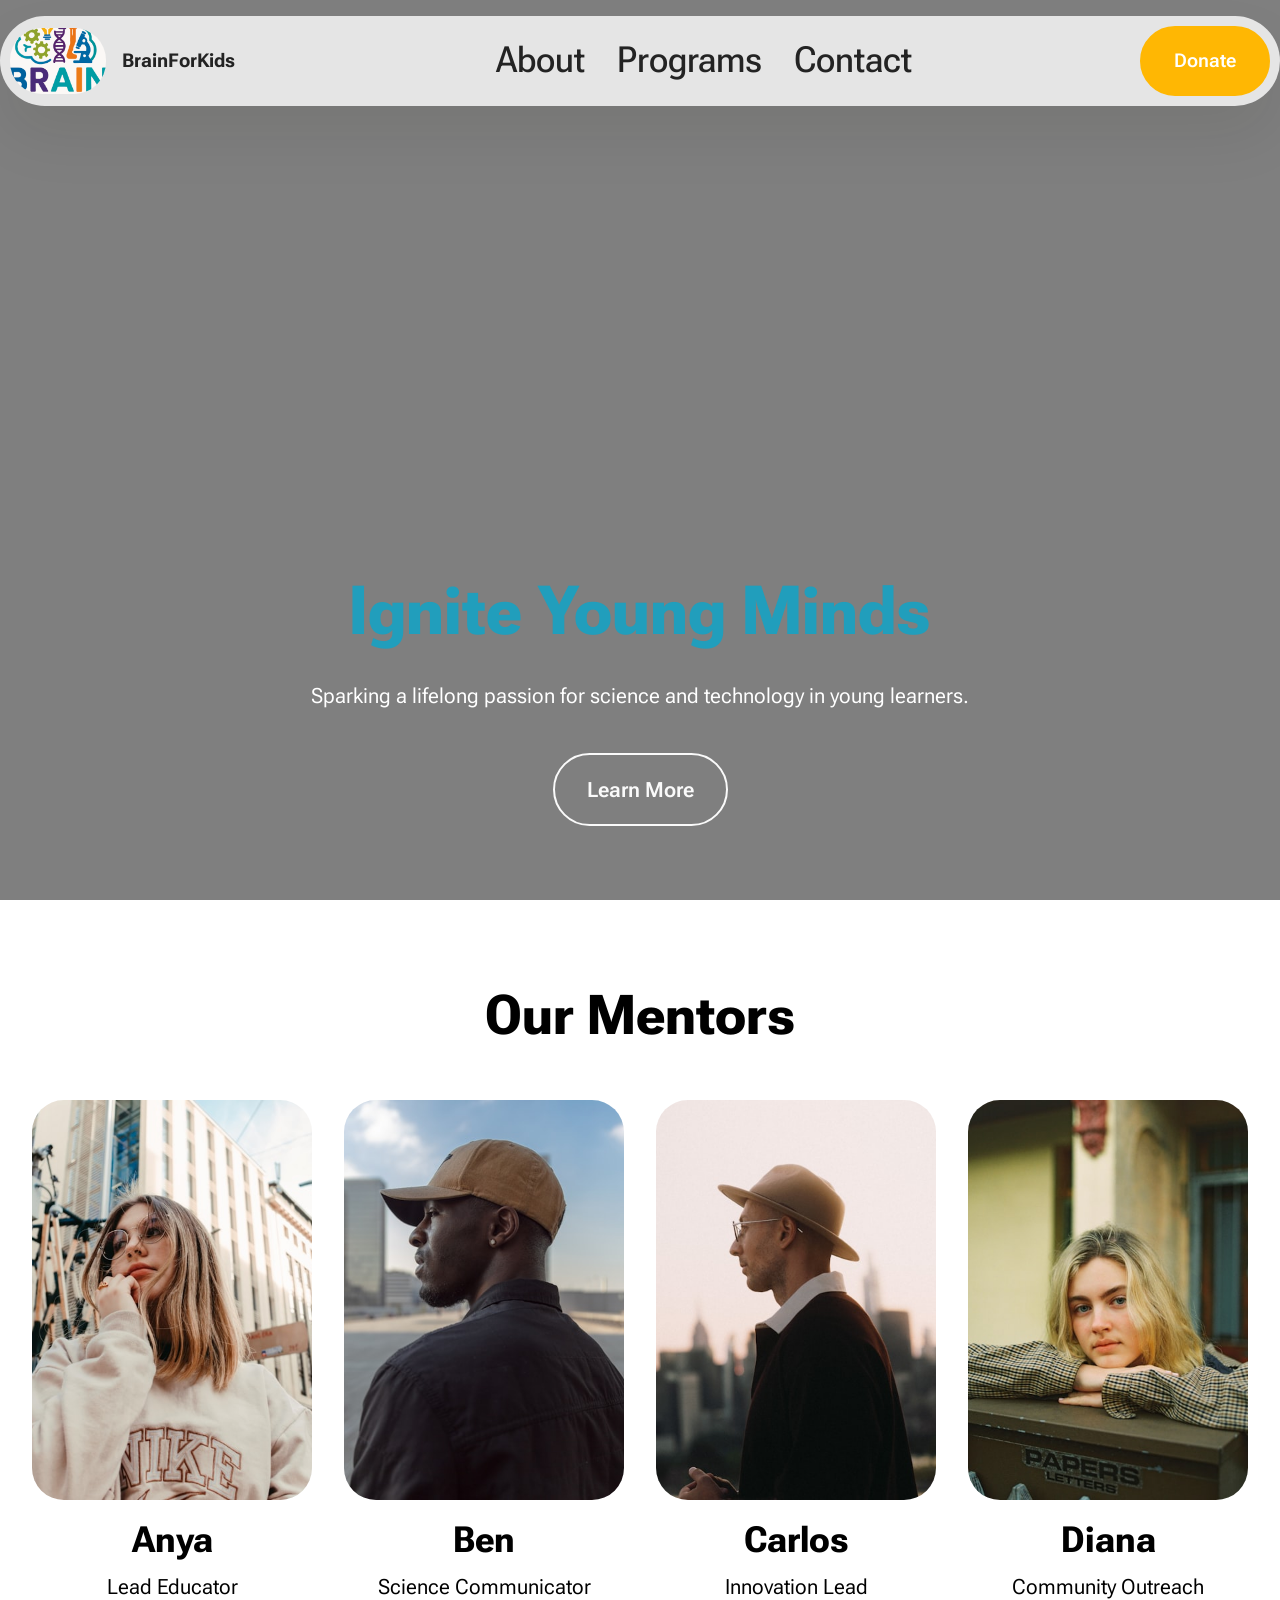
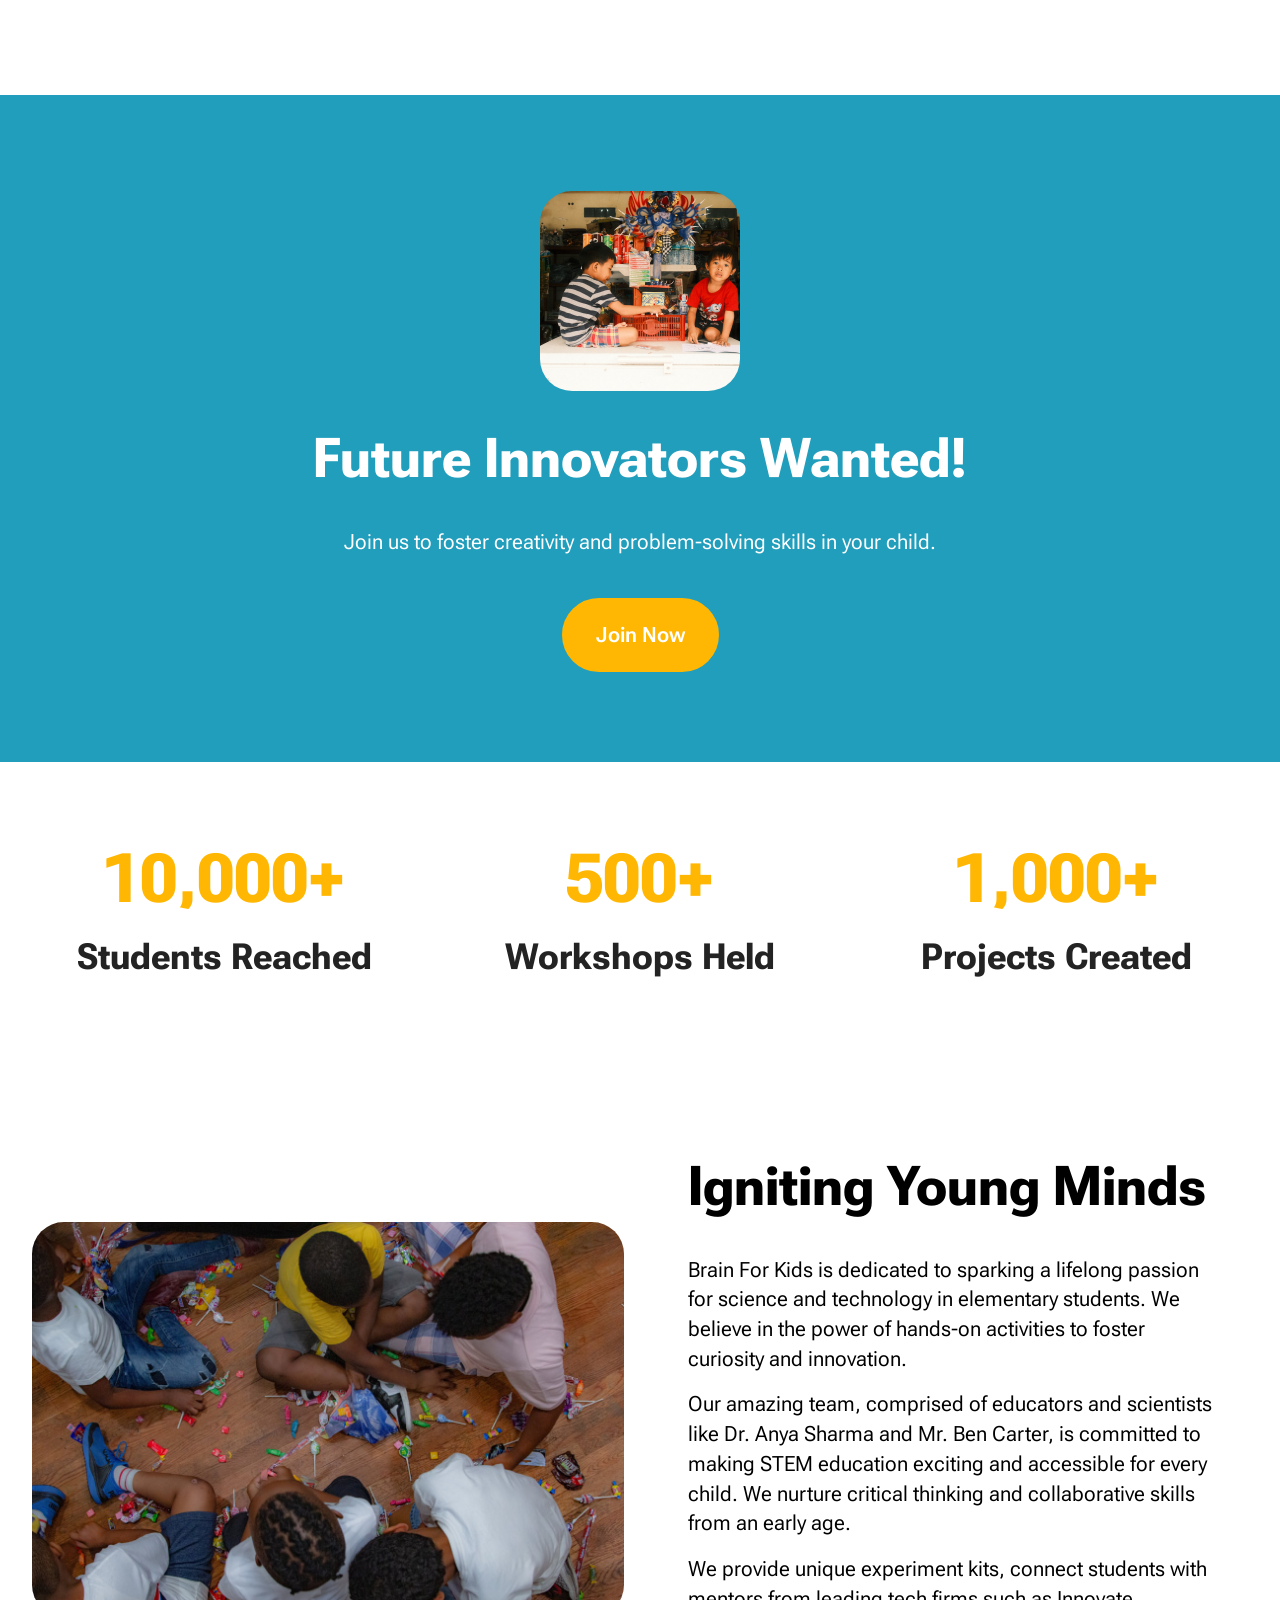
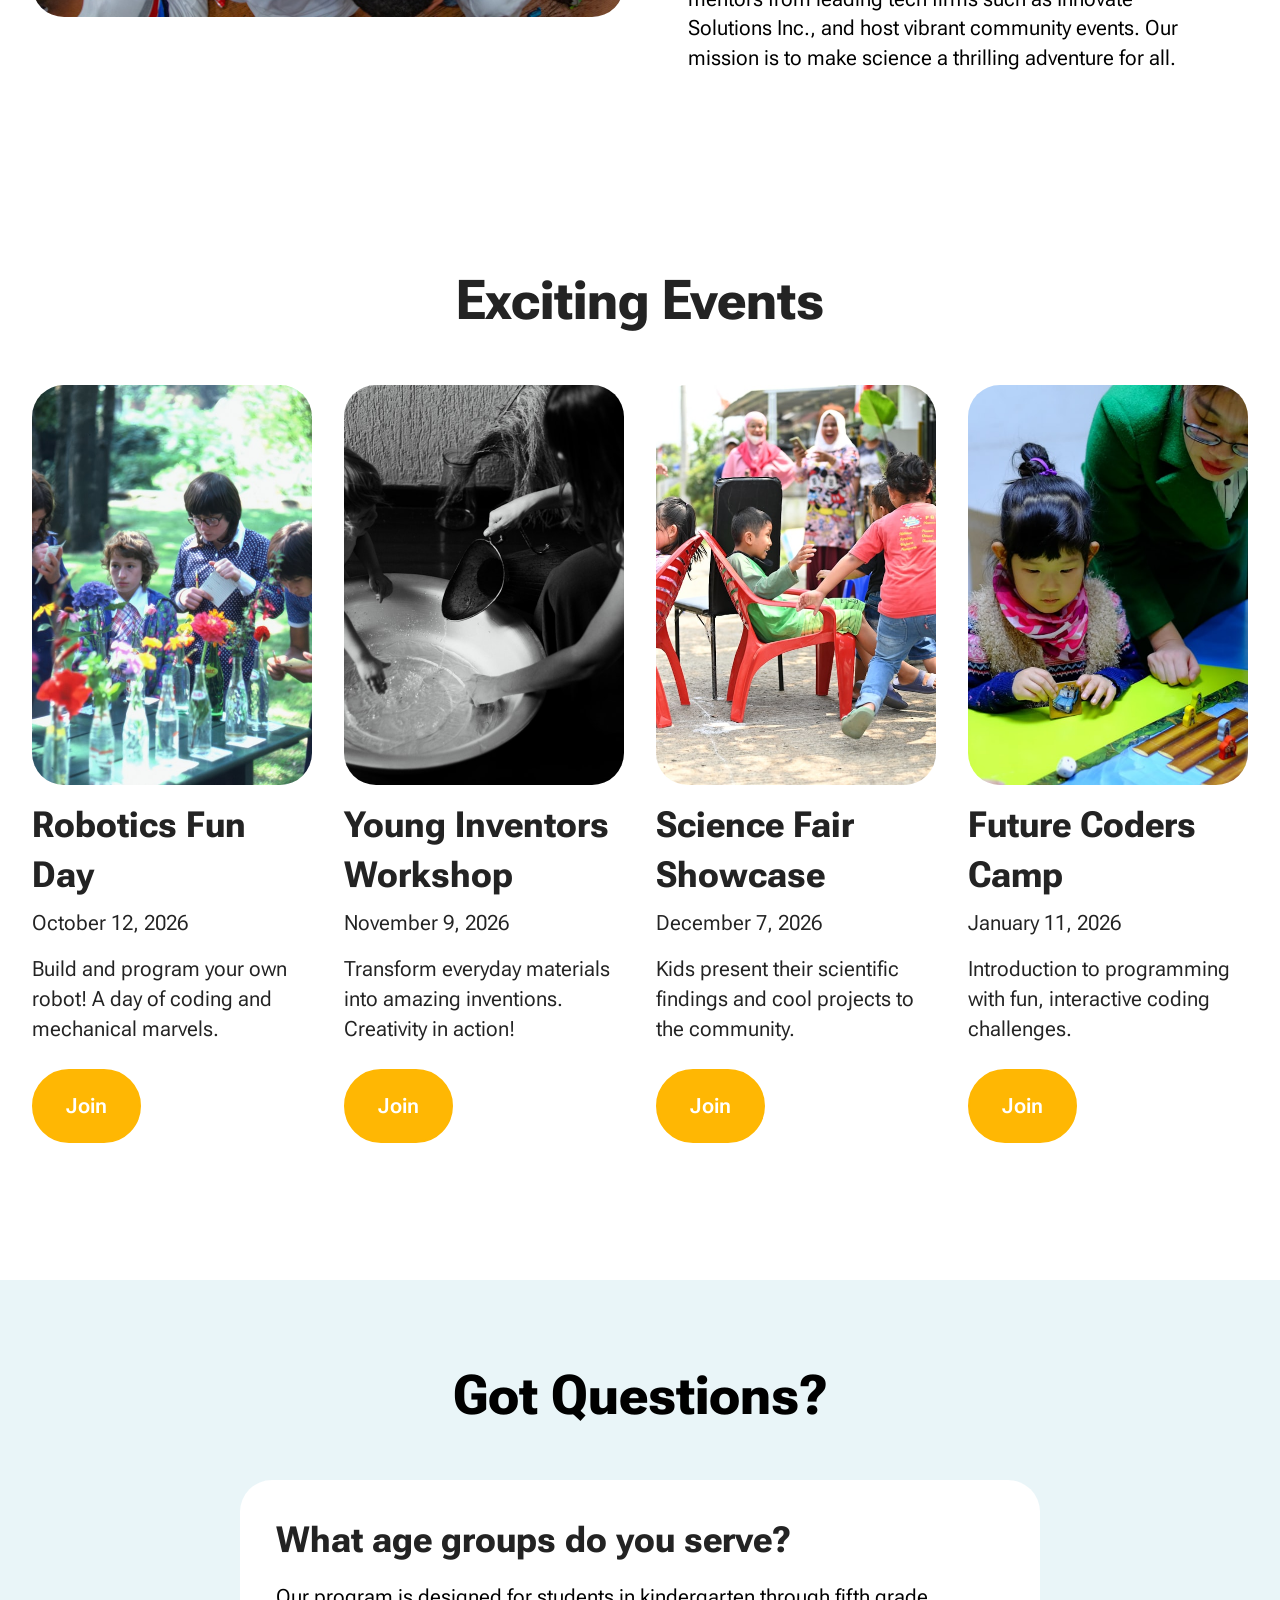
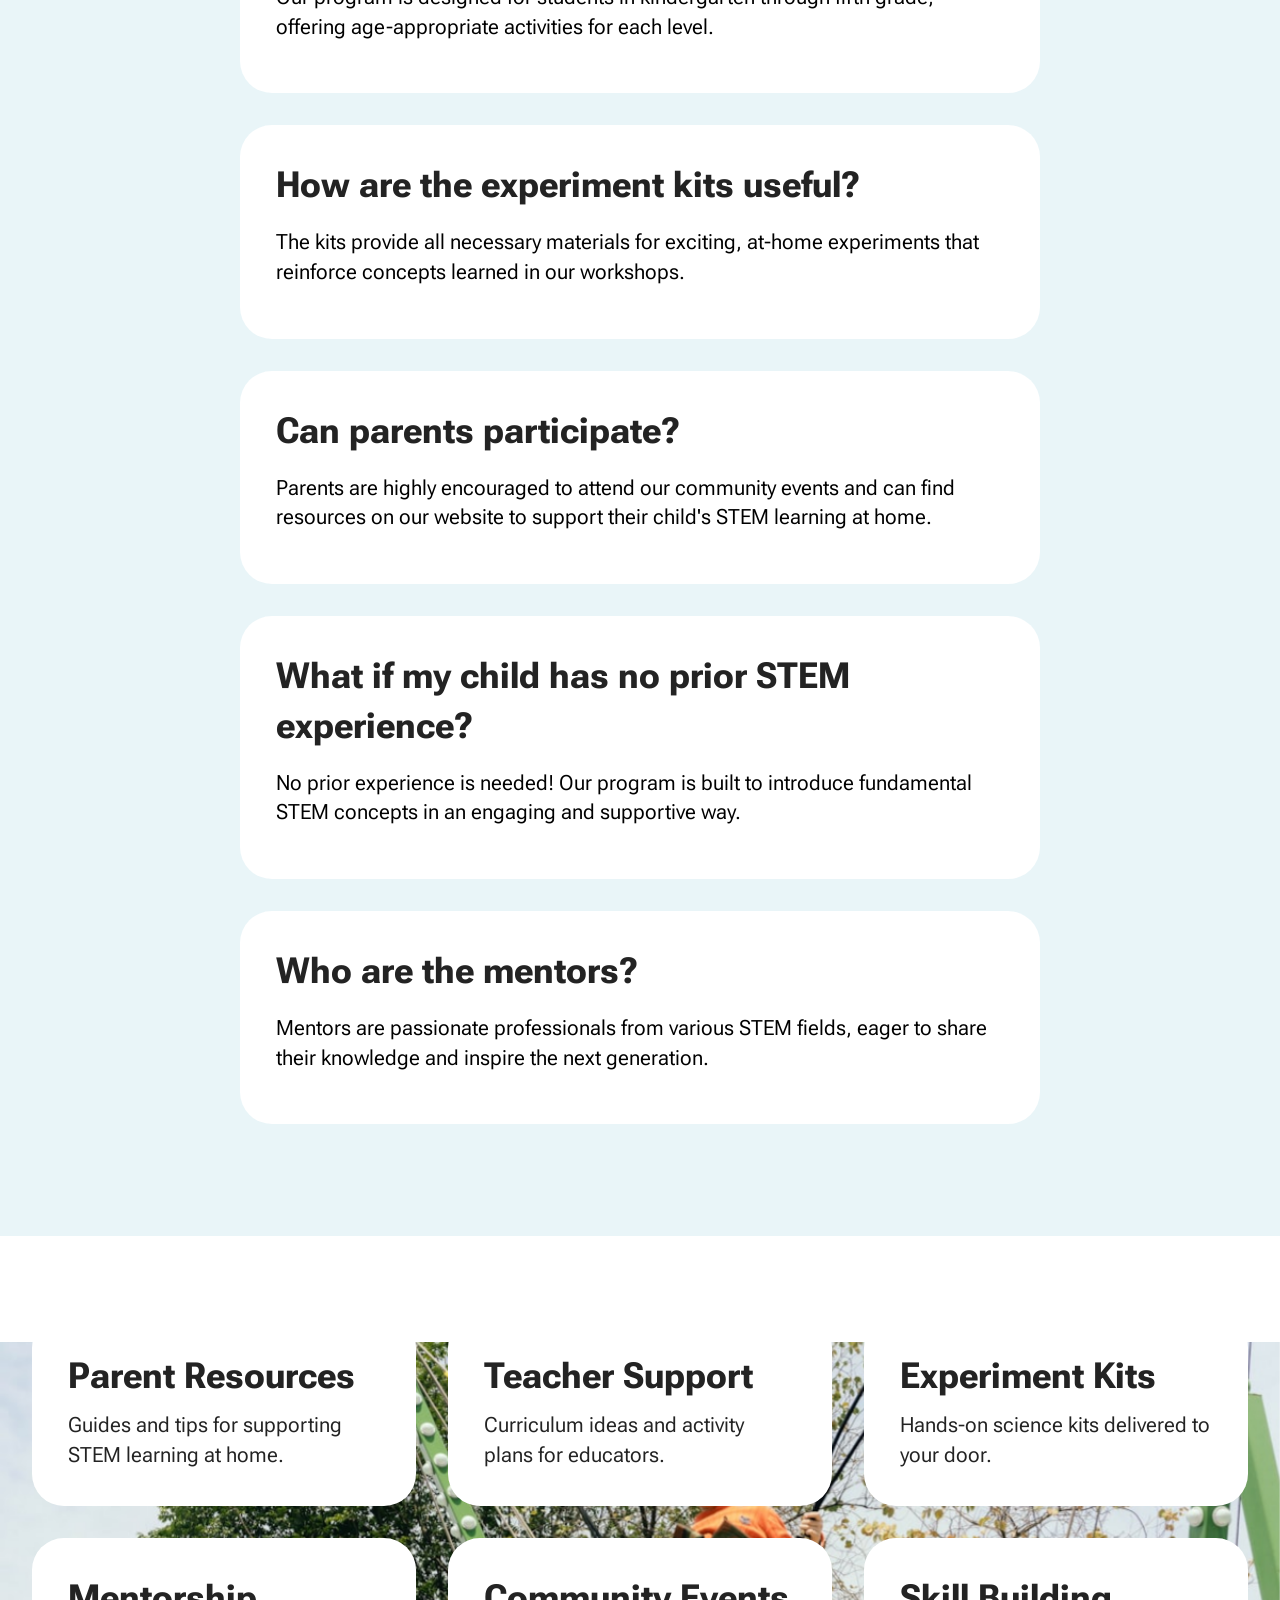
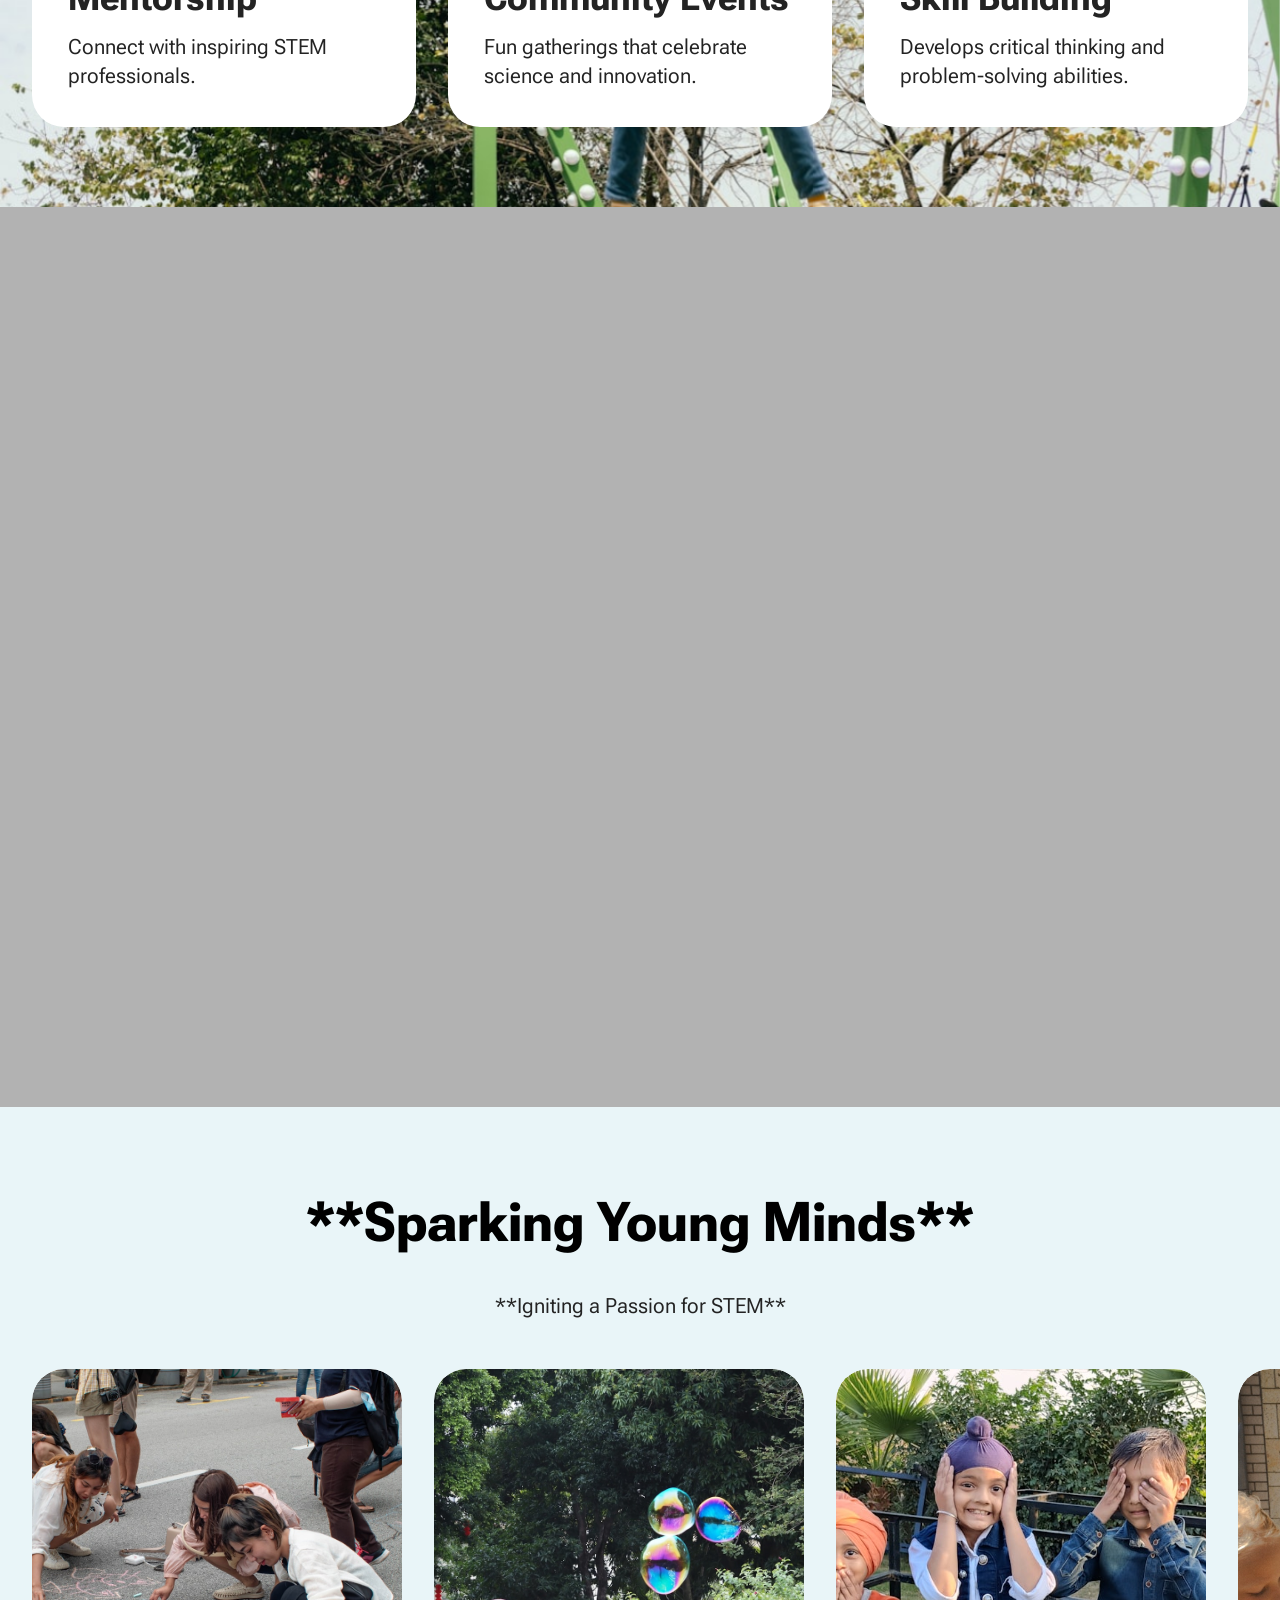
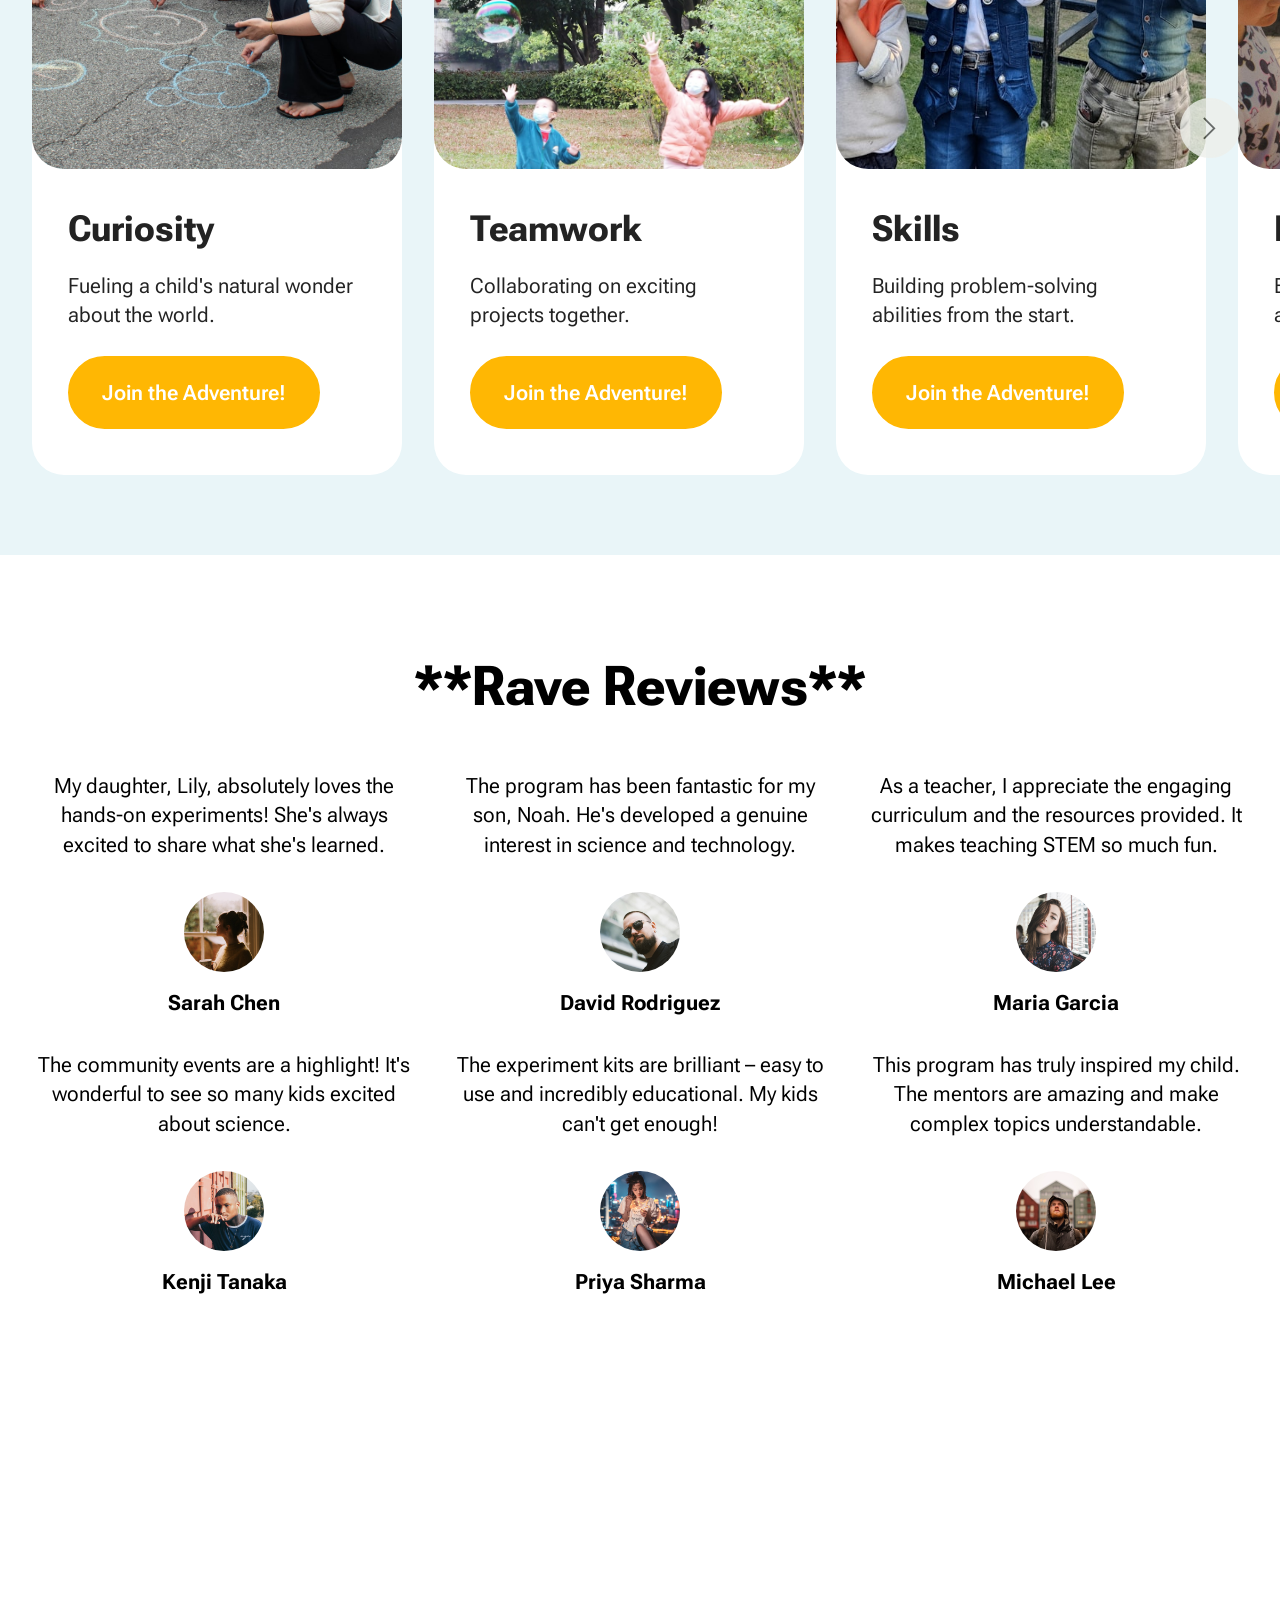
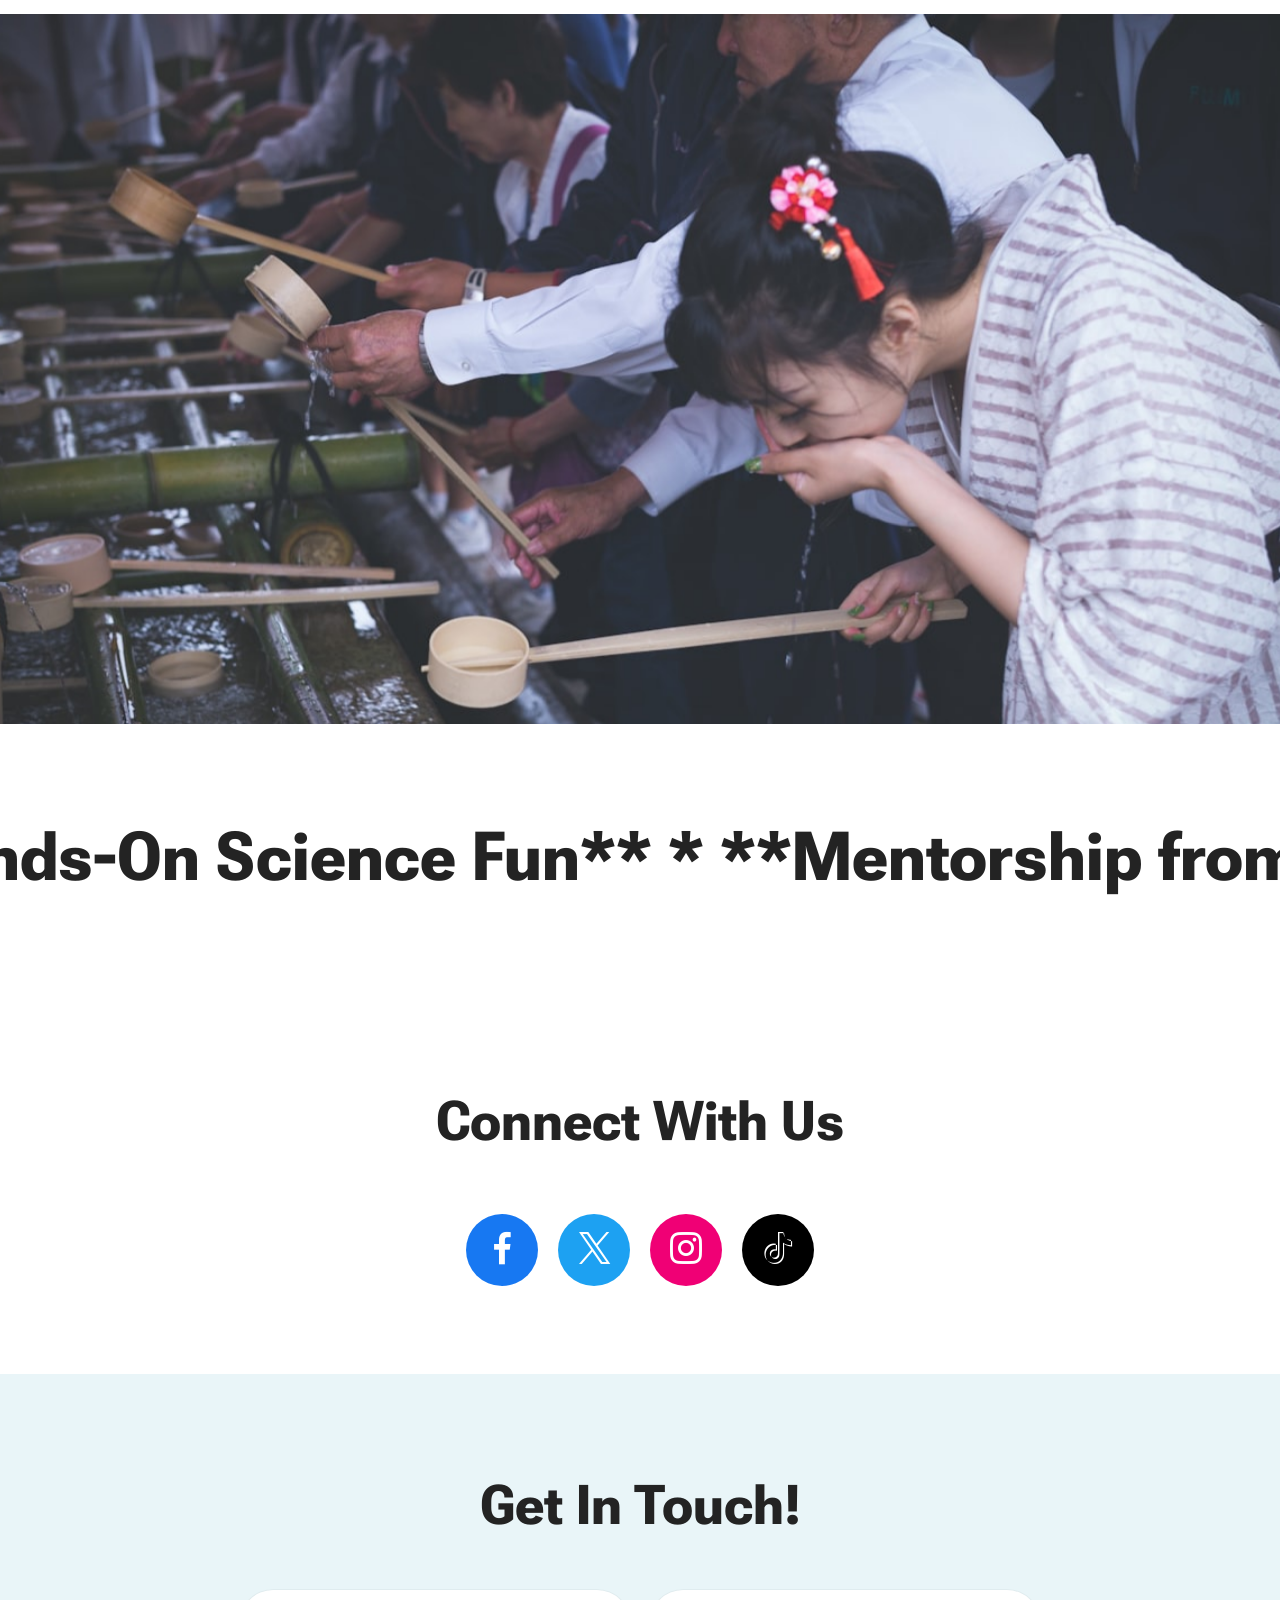
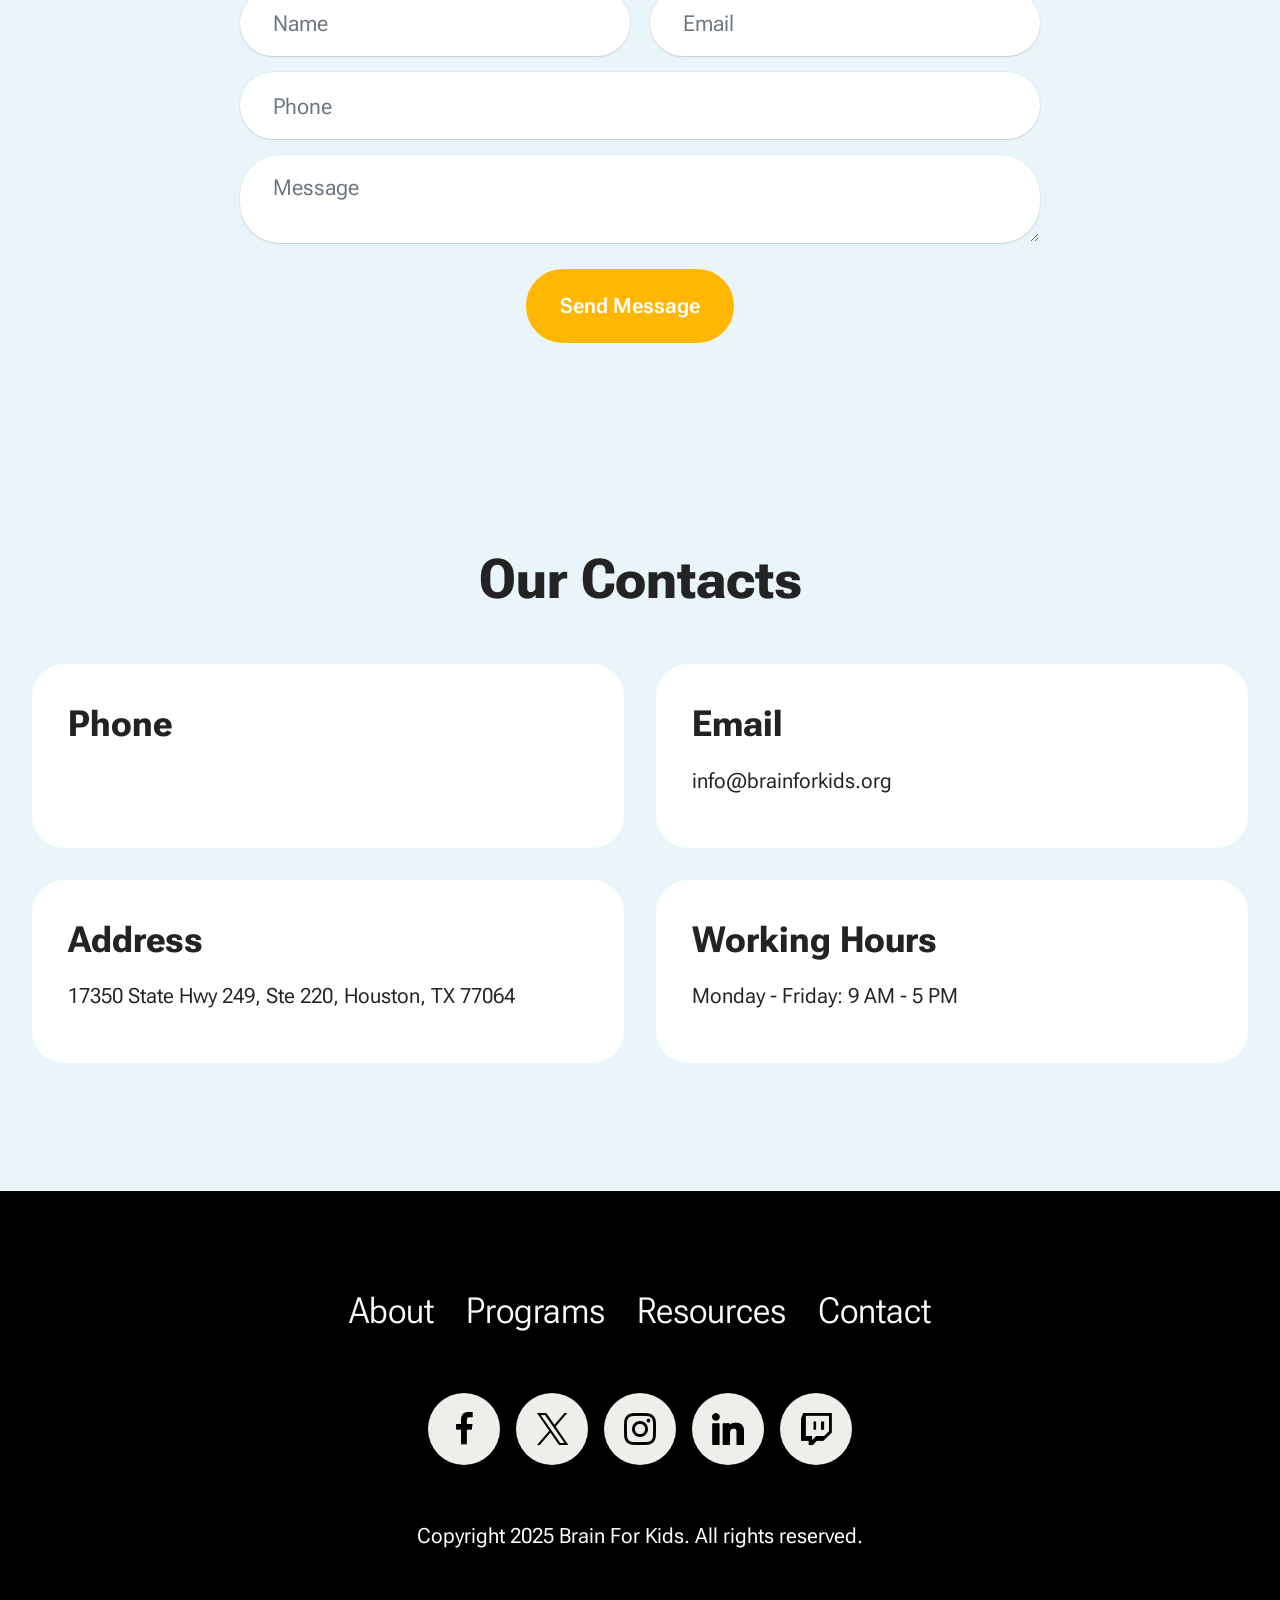
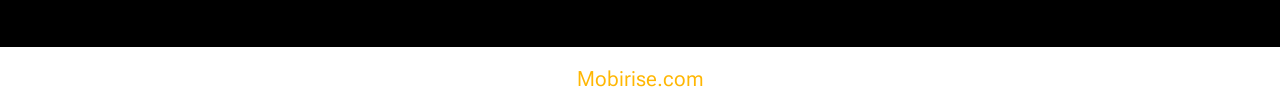
<file: index.html>
<!DOCTYPE html>
<html  >
<head>
  <!-- Site made with Mobirise Website Builder v6.1.12, https://mobirise.com -->
  <meta charset="UTF-8">
  <meta http-equiv="X-UA-Compatible" content="IE=edge">
  <meta name="generator" content="Mobirise v6.1.12, mobirise.com">
  <meta name="viewport" content="width=device-width, initial-scale=1, minimum-scale=1">
  <link rel="shortcut icon" href="assets/images/logo-brain-3-206x206.png" type="image/x-icon">
  <meta name="description" content="Inspire young minds with Brain For Kids! Our nonprofit STEM program offers fun, hands-on activities and projects for elementary students. Foster curiosity, teamwork, and problem-solving skills.">
  
  
  <title>Brain For Kids: Inspiring Elementary Students with Fun STEM Programs</title>
  <link rel="stylesheet" href="assets/web/assets/mobirise-icons2/mobirise2.css">
  <link rel="stylesheet" href="assets/bootstrap/css/bootstrap.min.css">
  <link rel="stylesheet" href="assets/parallax/jarallax.css">
  <link rel="stylesheet" href="assets/dropdown/css/style.css">
  <link rel="stylesheet" href="assets/socicon/css/styles.css">
  <link rel="stylesheet" href="assets/theme/css/style.css">
  <link rel="preload" href="https://fonts.googleapis.com/css2?family=Roboto+Flex:wght@400;700&display=swap&display=swap" as="style" onload="this.onload=null;this.rel='stylesheet'">
  <noscript><link rel="stylesheet" href="https://fonts.googleapis.com/css2?family=Roboto+Flex:wght@400;700&display=swap&display=swap"></noscript>
  <link rel="preload" as="style" href="assets/mobirise/css/mbr-additional.css?v=6NVxL6"><link rel="stylesheet" href="assets/mobirise/css/mbr-additional.css?v=6NVxL6" type="text/css">

  
  
  
</head>
<body>
  
  <section data-bs-version="5.1" class="menu menu2 cid-uXuzNMG8Po" once="menu" id="menu-5-uXuzNMG8Po">
	

	<nav class="navbar navbar-dropdown navbar-fixed-top navbar-expand-lg">
		<div class="container">
			<div class="navbar-brand">
				<span class="navbar-logo">
					<a href="https://mobiri.se">
						<img src="assets/images/logo-brain-3-206x206.png" alt="Mobirise Website Builder" style="height: 4.1rem;">
					</a>
				</span>
				<span class="navbar-caption-wrap"><a class="navbar-caption text-black display-4" href="https://mobiri.se">BrainForKids</a></span>
			</div>
			<button class="navbar-toggler" type="button" data-toggle="collapse" data-bs-toggle="collapse" data-target="#navbarSupportedContent" data-bs-target="#navbarSupportedContent" aria-controls="navbarNavAltMarkup" aria-expanded="false" aria-label="Toggle navigation">
				<div class="hamburger">
					<span></span>
					<span></span>
					<span></span>
					<span></span>
				</div>
			</button>
			<div class="collapse navbar-collapse" id="navbarSupportedContent">
				<ul class="navbar-nav nav-dropdown" data-app-modern-menu="true"><li class="nav-item">
						<a class="nav-link link text-black text-primary display-5" href="about.html">About</a>
					</li>
					<li class="nav-item">
						<a class="nav-link link text-black text-primary display-5" href="programs.html" aria-expanded="false">Programs</a>
					</li>
					<li class="nav-item">
						<a class="nav-link link text-black text-primary display-5" href="about.html">Contact</a>
					</li></ul>
				
				<div class="navbar-buttons mbr-section-btn"><a class="btn btn-primary display-4" href="donate.html">Donate</a></div>
			</div>
		</div>
	</nav>
</section>

<section data-bs-version="5.1" class="header18 cid-uXuzNMHhNg mbr-fullscreen" data-bg-video="https://www.youtube.com/embed/a-SPYPAedCA?autoplay=1&amp;loop=1&amp;playlist=a-SPYPAedCA&amp;t=20&amp;mute=1&amp;playsinline=1&amp;controls=0&amp;showinfo=0&amp;autohide=1&amp;allowfullscreen=true&amp;mode=transparent" id="hero-16-uXuzNMHhNg">
  

  <div class="mbr-overlay" style="opacity: 0.5; background-color: rgb(0, 0, 0);"></div>
  <div class="container-fluid">
    <div class="row">
      <div class="content-wrap col-12 col-md-12">
        <h1 class="mbr-section-title mbr-fonts-style mbr-white mb-4 display-1">
          <strong>Ignite Young Minds</strong>
        </h1>
        
        <p class="mbr-fonts-style mbr-text mbr-white mb-4 display-7">Sparking a lifelong passion for science and technology in young learners.</p>
        <div class="mbr-section-btn"><a class="btn btn-white-outline display-7" href="programs.html">Learn More</a></div>
      </div>
    </div>
  </div>
</section>

<section data-bs-version="5.1" class="people03 cid-uXuzNMHZKq" id="team-1-uXuzNMHZKq">
    
    
    <div class="container-fluid">
        <div class="row justify-content-center">
            <div class="col-12 content-head">
                <div class="mbr-section-head mb-5">
                    <h4 class="mbr-section-title mbr-fonts-style align-center mb-0 display-2">
                        <strong>Our Mentors</strong>
                    </h4>
                    
                </div>
            </div>
        </div>
        <div class="row">
            <div class="item features-image col-12 col-md-6 col-lg-3">
                <div class="item-wrapper">
                    <div class="item-img mb-3">
                        <img src="assets/images/photo-1653953893860-b8f756596132.jpeg" alt="Mobirise Website Builder" title="">
                    </div>
                    <div class="item-content align-left">
                        <h5 class="item-title mbr-fonts-style display-5">
                            <strong>Anya</strong>
                        </h5>
                        <h6 class="item-subtitle mbr-fonts-style mb-3 display-7">Lead Educator</h6>
                        
                    </div>
                    
                </div>
            </div>
            <div class="item features-image col-12 col-md-6 col-lg-3">
                <div class="item-wrapper">
                    <div class="item-img mb-3">
                        <img src="assets/images/photo-1575846171058-979e0c211b54.jpeg" alt="Mobirise Website Builder" title="">
                    </div>
                    <div class="item-content align-left">
                        <h5 class="item-title mbr-fonts-style display-5">
                            <strong>Ben</strong>
                        </h5>
                        <h6 class="item-subtitle mbr-fonts-style mb-3 display-7">Science Communicator</h6>
                        
                    </div>
                    
                </div>
            </div>
            <div class="item features-image col-12 col-md-6 col-lg-3">
                <div class="item-wrapper">
                    <div class="item-img mb-3">
                        <img src="assets/images/photo-1658335786123-b4b2b56a8c1d.jpeg" alt="Mobirise Website Builder" title="">
                    </div>
                    <div class="item-content align-left">
                        <h5 class="item-title mbr-fonts-style display-5">
                            <strong>Carlos</strong>
                        </h5>
                        <h6 class="item-subtitle mbr-fonts-style mb-3 display-7">Innovation Lead</h6>
                        
                    </div>
                    
                </div>
            </div>
            <div class="item features-image col-12 col-md-6 col-lg-3">
                <div class="item-wrapper">
                    <div class="item-img mb-3">
                       <img src="assets/images/photo-1564972379941-fde999e14945.jpeg" alt="Mobirise Website Builder" title="" data-slide-to="3" data-bs-slide-to="3">
                    </div>
                    <div class="item-content align-left">
                        <h5 class="item-title mbr-fonts-style display-5">
                            <strong>Diana</strong>
                        </h5>
                        <h6 class="item-subtitle mbr-fonts-style mb-3 display-7">Community Outreach</h6>
                        
                    </div>
                    
                </div>
            </div>
        </div>
    </div>
</section>

<section data-bs-version="5.1" class="header12 cid-uXuzNMHaOi" id="call-to-action-8-uXuzNMHaOi">
    

    
    

    <div class="text-center container">
        <div class="row mb-4 justify-content-center">
            <div class="col-12 col-md-4">
                <img src="assets/images/photo-1748518557177-fd9ffd0df1f7.jpeg" alt="Mobirise Website Builder">
            </div>
        </div>
        <div class="row justify-content-center">
            <div class="col-md-12 content-head">
                <h1 class="mbr-section-title mbr-fonts-style mb-4 display-2">
                    <strong>Future Innovators Wanted!</strong>
                </h1>
                <p class="mbr-text mbr-fonts-style mb-4 display-7">Join us to foster creativity and problem-solving skills in your child.</p>
                <div class="mbr-section-btn mt-4">
                    <a class="btn btn-primary display-7" href="https://mobiri.se">Join Now</a>
                </div>
            </div>
        </div>
    </div>
</section>

<section data-bs-version="5.1" class="features023 cid-uXuzNMH2Ro" id="metrics-1-uXuzNMH2Ro">

    

    
    
    <div class="container">
        
        <div class="row content-row justify-content-center">
            <div class="item features-without-image col-12 col-md-6 col-lg-4 item-mb">
                <div class="item-wrapper">
                    <div class="title mb-2 mb-md-3">
                        <span class="num mbr-fonts-style display-1">
                            <strong>10,000+</strong></span>
                    </div>
                    <h4 class="card-title mbr-fonts-style display-5">
                        <strong>Students Reached</strong>
                    </h4>
                    
                </div>
            </div>
            <div class="item features-without-image col-12 col-md-6 col-lg-4 item-mb">
                <div class="item-wrapper">
                    <div class="title mb-2 mb-md-3">
                        <span class="num mbr-fonts-style display-1">
                            <strong>500+</strong></span>
                    </div>
                    <h4 class="card-title mbr-fonts-style display-5">
                        <strong>Workshops Held</strong>
                    </h4>
                    
                </div>
            </div>
            <div class="item features-without-image col-12 col-md-6 col-lg-4 item-mb">
                <div class="item-wrapper">
                    <div class="title mb-2 mb-md-3">
                        <span class="num mbr-fonts-style display-1">
                            <strong>1,000+</strong></span>
                    </div>
                    <h4 class="card-title mbr-fonts-style display-5">
                        <strong>Projects Created</strong>
                    </h4>
                    
                </div>
            </div>
        </div>
    </div>
</section>

<section data-bs-version="5.1" class="article2 cid-uXuzNMHQsf" id="about-us-2-uXuzNMHQsf">
	

	
	

	<div class="container">
		<div class="row justify-content-center">
			<div class="col-12 col-md-12 col-lg-6 image-wrapper">
				<img class="w-100" src="assets/images/photo-1565425518476-3229123699c5.jpeg" alt="Mobirise Website Builder">
			</div>
			<div class="col-12 col-md-12 col-lg">
				<div class="text-wrapper align-left">
					<h1 class="mbr-section-title mbr-fonts-style mb-4 display-2">
						<strong>Igniting Young Minds</strong>
					</h1>
					<p class="mbr-text align-left mbr-fonts-style mb-3 display-7">Brain For Kids is dedicated to sparking a lifelong passion for science and technology in elementary students. We believe in the power of hands-on activities to foster curiosity and innovation.</p>

					<p class="mbr-text align-left mbr-fonts-style mb-3 display-7">Our amazing team, comprised of educators and scientists like Dr. Anya Sharma and Mr. Ben Carter, is committed to making STEM education exciting and accessible for every child. We nurture critical thinking and collaborative skills from an early age.</p>

					<p class="mbr-text align-left mbr-fonts-style mb-3 display-7">We provide unique experiment kits, connect students with mentors from leading tech firms such as Innovate Solutions Inc., and host vibrant community events. Our mission is to make science a thrilling adventure for all.</p>

					
				</div>
			</div>
		</div>
	</div>
</section>

<section data-bs-version="5.1" class="features03 cid-uXuzNMIMsg" id="events-1-uXuzNMIMsg">
  
  
  <div class="container-fluid">
    <div class="row justify-content-center mb-5">
      <div class="col-12 content-head">
        <div class="mbr-section-head">
          <h4 class="mbr-section-title mbr-fonts-style align-center mb-0 display-2">
            <strong>Exciting Events</strong>
          </h4>
          
        </div>
      </div>
    </div>
    <div class="row">
      <div class="item features-image col-12 col-md-6 col-lg-3 active">
        <div class="item-wrapper">
          <div class="item-img mb-3">
            <img src="assets/images/photo-1727518913046-375981cf1629.jpeg" alt="Mobirise Website Builder" title="">
          </div>
          <div class="item-content align-left">
            <h5 class="item-title mbr-fonts-style mt-0 mb-2 display-5">
              <strong>Robotics Fun Day</strong>
            </h5>
            <p class="mbr-text mbr-fonts-style mb-3 display-7">October 12, 2026</p>
            <p class="mbr-text mbr-fonts-style mb-3 display-7">Build and program your own robot! A day of coding and mechanical marvels.</p>
            <div class="mbr-section-btn item-footer">
              <a href="" class="btn item-btn btn-primary display-7">Join</a>
            </div>
          </div>
        </div>
      </div>
      <div class="item features-image col-12 col-md-6 col-lg-3">
        <div class="item-wrapper">
          <div class="item-img mb-3">
            <img src="assets/images/photo-1583471258268-4c1296d4e4c7.jpeg" alt="Mobirise Website Builder" title="" data-slide-to="1" data-bs-slide-to="1">
          </div>
          <div class="item-content align-left">
            <h5 class="item-title mbr-fonts-style mb-2 mt-0 display-5">
              <strong>Young Inventors Workshop</strong>
            </h5>
            <p class="mbr-text mbr-fonts-style mb-3 display-7">November 9, 2026</p>
            <p class="mbr-text mbr-fonts-style mb-3 display-7">Transform everyday materials into amazing inventions. Creativity in action!</p>
            <div class="mbr-section-btn item-footer">
              <a href="" class="btn item-btn btn-primary display-7">Join</a>
            </div>
          </div>
        </div>
      </div>
      <div class="item features-image col-12 col-md-6 col-lg-3">
        <div class="item-wrapper">
          <div class="item-img mb-3">
            <img src="assets/images/photo-1643214410415-de1976ad74ff.jpeg" alt="Mobirise Website Builder" title="" data-slide-to="2" data-bs-slide-to="2">
          </div>
          <div class="item-content align-left">
            <h5 class="item-title mbr-fonts-style mb-2 mt-0 display-5">
              <strong>Science Fair Showcase</strong>
            </h5>
            <p class="mbr-text mbr-fonts-style mb-3 display-7">December 7, 2026</p>
            <p class="mbr-text mbr-fonts-style mb-3 display-7">Kids present their scientific findings and cool projects to the community.</p>
            <div class="mbr-section-btn item-footer">
              <a href="" class="btn item-btn btn-primary display-7">Join</a>
            </div>
          </div>
        </div>
      </div>
      <div class="item features-image col-12 col-md-6 col-lg-3">
        <div class="item-wrapper">
          <div class="item-img mb-3">
            <img src="assets/images/photo-1544772711-57da9c7368fa.jpeg" alt="Mobirise Website Builder" title="" data-slide-to="2" data-bs-slide-to="2">
          </div>
          <div class="item-content align-left">
            <h5 class="item-title mbr-fonts-style mb-2 mt-0 display-5">
              <strong>Future Coders Camp</strong>
            </h5>
            <p class="mbr-text mbr-fonts-style mb-3 display-7">January 11, 2026</p>
            <p class="mbr-text mbr-fonts-style mb-3 display-7">Introduction to programming with fun, interactive coding challenges.</p>
            <div class="mbr-section-btn item-footer">
              <a href="" class="btn item-btn btn-primary display-7">Join</a>
            </div>
          </div>
        </div>
      </div>
    </div>
  </div>
</section>

<section data-bs-version="5.1" class="list05 cid-uXuzNMI1Wz" id="faq-3-uXuzNMI1Wz">
    
    <div class="container">
        <div class="col-12 mb-5 content-head">
            <h3 class="mbr-section-title mbr-fonts-style align-center mb-0 display-2">
                <strong>Got Questions?</strong>
            </h3>
            
        </div>
        <div class="row justify-content-center ">
            <div class="col-12 col-lg-8">
                <div class="item features-without-image col-12 active">
                    <div class="item-wrapper">
                        <h5 class="mbr-card-title mbr-fonts-style mt-0 mb-3 display-5">
                            <strong>What age groups do you serve?</strong></h5>
                        <p class="mbr-text mbr-fonts-style mt-0 mb-3 display-7">Our program is designed for students in kindergarten through fifth grade, offering age-appropriate activities for each level.</p>
                    </div>
                </div>
                <div class="item features-without-image col-12">
                    <div class="item-wrapper">
                        <h5 class="mbr-card-title mbr-fonts-style mt-0 mb-3 display-5">
                            <strong>How are the experiment kits useful?</strong></h5>
                        <p class="mbr-text mbr-fonts-style mt-0 mb-3 display-7">The kits provide all necessary materials for exciting, at-home experiments that reinforce concepts learned in our workshops.</p>
                    </div>
                </div>
                <div class="item features-without-image col-12">
                    <div class="item-wrapper">
                        <h5 class="mbr-card-title mbr-fonts-style mt-0 mb-3 display-5">
                            <strong>Can parents participate?</strong></h5>
                        <p class="mbr-text mbr-fonts-style mt-0 mb-3 display-7">Parents are highly encouraged to attend our community events and can find resources on our website to support their child's STEM learning at home.</p>
                    </div>
                </div>
                <div class="item features-without-image col-12">
                  <div class="item-wrapper">
                      <h5 class="mbr-card-title mbr-fonts-style mt-0 mb-3 display-5">
                          <strong>What if my child has no prior STEM experience?</strong></h5>
                      <p class="mbr-text mbr-fonts-style mt-0 mb-3 display-7">No prior experience is needed! Our program is built to introduce fundamental STEM concepts in an engaging and supportive way.</p>
                  </div>
              </div>
              <div class="item features-without-image col-12">
                <div class="item-wrapper">
                    <h5 class="mbr-card-title mbr-fonts-style mt-0 mb-3 display-5">
                        <strong>Who are the mentors?</strong></h5>
                    <p class="mbr-text mbr-fonts-style mt-0 mb-3 display-7">Mentors are passionate professionals from various STEM fields, eager to share their knowledge and inspire the next generation.</p>
                </div>
            </div>
            </div>
        </div>
    </div>
</section>

<section data-bs-version="5.1" class="features5 cid-uXuzNMILdS mbr-parallax-background" id="features-33-uXuzNMILdS">
    

    
    
    <div class="container">
        
        <div class="row">
            <div class="item features-without-image col-12 col-md-6 col-lg-4 item-mb">
                <div class="item-wrapper">
                    <div class="card-box align-left">
                        
                        <h5 class="card-title mbr-fonts-style display-5">
                            <strong>Parent Resources</strong>
                        </h5>
                        <p class="card-text mbr-fonts-style display-7">Guides and tips for supporting STEM learning at home.</p>
                        
                    </div>
                </div>
            </div>
            <div class="item features-without-image col-12 col-md-6 col-lg-4 item-mb">
                <div class="item-wrapper">
                    <div class="card-box align-left">
                        
                        <h5 class="card-title mbr-fonts-style display-5">
                            <strong>Teacher Support</strong>
                        </h5>
                        <p class="card-text mbr-fonts-style display-7">Curriculum ideas and activity plans for educators.</p>
                        
                    </div>
                </div>
            </div>
            <div class="item features-without-image col-12 col-md-6 col-lg-4 item-mb">
                <div class="item-wrapper">
                    <div class="card-box align-left">
                        
                        <h5 class="card-title mbr-fonts-style display-5">
                            <strong>Experiment Kits</strong>
                        </h5>
                        <p class="card-text mbr-fonts-style display-7">Hands-on science kits delivered to your door.</p>
                        
                    </div>
                </div>
            </div>
            <div class="item features-without-image col-12 col-md-6 col-lg-4 item-mb">
                <div class="item-wrapper">
                    <div class="card-box align-left">
                        
                        <h5 class="card-title mbr-fonts-style display-5">
                            <strong>Mentorship</strong>
                        </h5>
                        <p class="card-text mbr-fonts-style display-7">Connect with inspiring STEM professionals.</p>
                        
                    </div>
                </div>
            </div>
            <div class="item features-without-image col-12 col-md-6 col-lg-4 item-mb">
                <div class="item-wrapper">
                    <div class="card-box align-left">
                        
                        <h5 class="card-title mbr-fonts-style display-5">
                            <strong>Community Events</strong>
                        </h5>
                        <p class="card-text mbr-fonts-style display-7">Fun gatherings that celebrate science and innovation.</p>
                        
                    </div>
                </div>
            </div>
            <div class="item features-without-image col-12 col-md-6 col-lg-4 item-mb">
                <div class="item-wrapper">
                    <div class="card-box align-left">
                        
                        <h5 class="card-title mbr-fonts-style display-5">
                            <strong>Skill Building</strong>
                        </h5>
                        <p class="card-text mbr-fonts-style display-7">Develops critical thinking and problem-solving abilities.</p>
                        
                    </div>
                </div>
            </div>
        </div>
    </div>
</section>

<section data-bs-version="5.1" class="header18 cid-uXuzNMIly0 mbr-fullscreen" data-bg-video="https://www.youtube.com/embed/LuvaQXZscUc?autoplay=1&amp;loop=1&amp;playlist=LuvaQXZscUc&amp;t=20&amp;mute=1&amp;playsinline=1&amp;controls=0&amp;showinfo=0&amp;autohide=1&amp;allowfullscreen=true&amp;mode=transparent" id="video-5-uXuzNMIly0">
  

  <div class="mbr-overlay" style="opacity: 0.3; background-color: rgb(0, 0, 0);"></div>
  <div class="container-fluid">
    <div class="row">
    </div>
  </div>
</section>

<section data-bs-version="5.1" class="features017 mbr-embla cid-uXuzNMI5mP" id="features-17-uXuzNMI5mP">
    
    
    <div class="position-relative">
        <div class="container-fluid">
            <div class="row justify-content-center">
                <div class="col-12 content-head">
                    <div class="mbr-section-head mb-5">
                        <h4 class="mbr-section-title mbr-fonts-style align-center mb-0 display-2">
                            <strong>**Sparking Young Minds**</strong>
                        </h4>
                        <h5 class="mbr-section-subtitle mbr-fonts-style align-center mb-0 mt-4 display-7">**Igniting a Passion for STEM**</h5>
                    </div>
                </div>
            </div>
        </div>

        <div class="embla" data-skip-snaps="true" data-align="center" data-contain-scroll="trimSnaps" data-auto-play-interval="5" data-draggable="true">
            <div class="embla__viewport container-fluid">
                <div class="embla__container">
                    <div class="embla__slide slider-image item active" style="margin-left: 1rem; margin-right: 1rem;">
                        <div class="slide-content">
                            <div class="item-img">
                                <div class="item-wrapper">
                                    <img src="assets/images/photo-1693626338342-9d0eb28a6b35.jpeg" alt="Mobirise Website Builder" title="" data-slide-to="1" data-bs-slide-to="1">
                                </div>
                            </div>
                            <div class="item-content">
                                <h5 class="item-title mbr-fonts-style display-5">
                                    <strong>Curiosity</strong>
                                </h5>
                                
                                <p class="mbr-text mbr-fonts-style mt-3 display-7">Fueling a child's natural wonder about the world.</p>
                            </div>

                            <div class="mbr-section-btn item-footer mt-2">
                                <a href="" class="btn item-btn btn-primary display-7" target="_blank">Join the Adventure!</a>
                            </div>
                        </div>
                    </div>
                    <div class="embla__slide slider-image item" style="margin-left: 1rem; margin-right: 1rem;">
                        <div class="slide-content">
                            <div class="item-img">
                                <div class="item-wrapper">
                                    <img src="assets/images/photo-1676292510113-4d583a34d005.jpeg" alt="Mobirise Website Builder" title="" data-slide-to="2" data-bs-slide-to="2">
                                </div>
                            </div>
                            <div class="item-content">
                                <h5 class="item-title mbr-fonts-style display-5">
                                    <strong>Teamwork</strong>
                                </h5>
                                
                                <p class="mbr-text mbr-fonts-style mt-3 display-7">Collaborating on exciting projects together.</p>
                            </div>
                            <div class="mbr-section-btn item-footer mt-2">
                                <a href="" class="btn item-btn btn-primary display-7" target="_blank">Join the Adventure!</a>
                            </div>
                        </div>
                    </div>
                    <div class="embla__slide slider-image item" style="margin-left: 1rem; margin-right: 1rem;">
                        <div class="slide-content">
                            <div class="item-img">
                                <div class="item-wrapper">
                                    <img src="assets/images/photo-1640544634610-fac94ff37c21.jpeg" alt="Mobirise Website Builder" title="" data-slide-to="3" data-bs-slide-to="3">
                                </div>
                            </div>
                            <div class="item-content">
                                <h5 class="item-title mbr-fonts-style display-5">
                                    <strong>Skills</strong>
                                </h5>
                                
                                <p class="mbr-text mbr-fonts-style mt-3 display-7">Building problem-solving abilities from the start.</p>
                            </div>
                            <div class="mbr-section-btn item-footer mt-2">
                                <a href="" class="btn item-btn btn-primary display-7" target="_blank">Join the Adventure!</a>
                            </div>
                        </div>
                    </div>
                    <div class="embla__slide slider-image item" style="margin-left: 1rem; margin-right: 1rem;">
                        <div class="slide-content">
                            <div class="item-img">
                                <div class="item-wrapper">
                                    <img src="assets/images/photo-1725645580218-69de37bd12a3.jpeg" alt="Mobirise Website Builder" title="" data-slide-to="4" data-bs-slide-to="4">
                                </div>
                            </div>
                            <div class="item-content">
                                <h5 class="item-title mbr-fonts-style display-5">
                                    <strong>Innovation</strong>
                                </h5>
                                
                                <p class="mbr-text mbr-fonts-style mt-3 display-7">Encouraging creative thinking and new ideas.</p>
                            </div>
                            <div class="mbr-section-btn item-footer mt-2">
                                <a href="" class="btn item-btn btn-primary display-7" target="_blank">Join the Adventure!</a>
                            </div>
                        </div>
                    </div>
                    <div class="embla__slide slider-image item" style="margin-left: 1rem; margin-right: 1rem;">
                        <div class="slide-content">
                            <div class="item-img">
                                <div class="item-wrapper">
                                    <img src="assets/images/photo-1615909340810-3ec0e50f9e4d.jpeg" alt="Mobirise Website Builder" title="" data-slide-to="5" data-bs-slide-to="5">
                                </div>
                            </div>
                            <div class="item-content">
                                <h5 class="item-title mbr-fonts-style display-5">
                                    <strong>Accessibility</strong>
                                </h5>
                                
                                <p class="mbr-text mbr-fonts-style mt-3 display-7">Making science exciting and available to every child.</p>
                            </div>
                            <div class="mbr-section-btn item-footer mt-2">
                                <a href="" class="btn item-btn btn-primary display-7" target="_blank">Join the Adventure!</a>
                            </div>
                        </div>
                    </div>
                </div>
            </div>
            <button class="embla__button embla__button--prev">
                <span class="mobi-mbri mobi-mbri-arrow-prev mbr-iconfont" aria-hidden="true"></span>
                <span class="sr-only visually-hidden visually-hidden">Previous</span>
            </button>
            <button class="embla__button embla__button--next">
                <span class="mobi-mbri mobi-mbri-arrow-next mbr-iconfont" aria-hidden="true"></span>
                <span class="sr-only visually-hidden visually-hidden">Next</span>
            </button>
        </div>
    </div>
</section>

<section data-bs-version="5.1" class="people05 cid-uXuzNMJMRY" id="testimonials-5-uXuzNMJMRY">
	

	
	
	<div class="container">
		<div class="row mb-5 justify-content-center">
			<div class="col-12 mb-0 content-head">
				<h3 class="mbr-section-title mbr-fonts-style align-center mb-0 display-2">
					<strong>**Rave Reviews**</strong>
				</h3>
				
			</div>
		</div>
		<div class="row">
			<div class="item features-without-image col-12 col-md-6 col-lg-4 active">
				<div class="item-wrapper">
					<div class="card-box align-left">
						<p class="card-text mbr-fonts-style display-7">My daughter, Lily, absolutely loves the hands-on experiments! She's always excited to share what she's learned.</p>
						<div class="img-wrapper mt-4 mb-3">
							<img src="assets/images/photo-1545386673-7723f55e5490.jpeg" alt="" data-slide-to="0" data-bs-slide-to="0">
						</div>
						<h5 class="card-title mbr-fonts-style display-7">
							<strong>Sarah Chen</strong>
						</h5>
					</div>
				</div>
			</div>
			<div class="item features-without-image col-12 col-md-6 col-lg-4">
				<div class="item-wrapper">
					<div class="card-box align-left">
						<p class="card-text mbr-fonts-style display-7">The program has been fantastic for my son, Noah. He's developed a genuine interest in science and technology.</p>
						<div class="img-wrapper mt-4 mb-3">
							<img src="assets/images/photo-1563170423-18f482d82cc8.jpeg" data-slide-to="1" data-bs-slide-to="1" alt="">
						</div>
						<h5 class="card-title mbr-fonts-style display-7">
							<strong>David Rodriguez</strong>
						</h5>
					</div>
				</div>
			</div>
			<div class="item features-without-image col-12 col-md-6 col-lg-4">
				<div class="item-wrapper">
					<div class="card-box align-left">
						<p class="card-text mbr-fonts-style display-7">As a teacher, I appreciate the engaging curriculum and the resources provided. It makes teaching STEM so much fun.</p>
						<div class="img-wrapper mt-4 mb-3">
							<img src="assets/images/photo-1546919057-eae69a7a3c35.jpeg" data-slide-to="2" data-bs-slide-to="2" alt="">
						</div>
						<h5 class="card-title mbr-fonts-style display-7">
							<strong>Maria Garcia</strong>
						</h5>
					</div>
				</div>
			</div>
			<div class="item features-without-image col-12 col-md-6 col-lg-4">
				<div class="item-wrapper">
					<div class="card-box align-left">
						<p class="card-text mbr-fonts-style display-7">The community events are a highlight! It's wonderful to see so many kids excited about science.</p>
						<div class="img-wrapper mt-4 mb-3">
							<img src="assets/images/photo-1535026406642-530e01750ad7.jpeg" data-slide-to="4" data-bs-slide-to="4" alt="">
						</div>
						<h5 class="card-title mbr-fonts-style display-7">
							<strong>Kenji Tanaka</strong>
						</h5>
					</div>
				</div>
			</div>
			<div class="item features-without-image col-12 col-md-6 col-lg-4">
				<div class="item-wrapper">
					<div class="card-box align-left">
						<p class="card-text mbr-fonts-style display-7">The experiment kits are brilliant – easy to use and incredibly educational. My kids can't get enough!</p>
						<div class="img-wrapper mt-4 mb-3">
							<img src="assets/images/photo-1535704882196-765e5fc62a53.jpeg" data-slide-to="6" data-bs-slide-to="6" alt="">
						</div>
						<h5 class="card-title mbr-fonts-style display-7">
							<strong>Priya Sharma</strong>
						</h5>
					</div>
				</div>
			</div>
			<div class="item features-without-image col-12 col-md-6 col-lg-4">
				<div class="item-wrapper">
					<div class="card-box align-left">
						<p class="card-text mbr-fonts-style display-7">This program has truly inspired my child. The mentors are amazing and make complex topics understandable.</p>
						<div class="img-wrapper mt-4 mb-3">
							<img src="assets/images/photo-1662795854059-547d94855285.jpeg" data-slide-to="7" data-bs-slide-to="7" alt="">
						</div>
						<h5 class="card-title mbr-fonts-style display-7">
							<strong>Michael Lee</strong>
						</h5>
					</div>
				</div>
			</div>
		</div>
	</div>
</section>

<section data-bs-version="5.1" class="image02 cid-uXuzNMJ3P8 mbr-fullscreen mbr-parallax-background" id="image-13-uXuzNMJ3P8">
    
    
    <div class="container">
        <div class="row"></div>
    </div>
</section>

<section data-bs-version="5.1" class="gallery10 cid-uXuzNMJuxZ" id="features-69-uXuzNMJuxZ">
  


  <div class="container-fluid">

      <div class="loop-container">
        <div class="item display-1" data-linewords="**Hands-On Science Fun** * **Mentorship from Experts** * " data-direction="-1" data-speed="0.05">☁️ Best offers ☁️ Free delivery ☁️ Perfect design ☁️ Comfort ☁️ Support 24/7 ☁️ Vibes</div>

        <div class="item display-1" data-linewords="**Hands-On Science Fun** * **Mentorship from Experts** * " data-direction="-1" data-speed="0.05">☁️ Best offers ☁️ Free delivery ☁️ Perfect design ☁️ Comfort ☁️ Support 24/7 ☁️ Vibes</div>
      </div>
    
  </div>
</section>

<section data-bs-version="5.1" class="social4 cid-uXuzNMJSXJ" id="follow-us-1-uXuzNMJSXJ">
    
    
    

    <div class="container">
        <div class="media-container-row">
            <div class="col-12">
                <h3 class="mbr-section-title align-center mb-5 mbr-fonts-style display-2">
                    <strong>Connect With Us</strong>
                </h3>
                <div class="social-list align-center">
                    <a class="iconfont-wrapper bg-facebook m-2 " target="_blank" href="https://mobiri.se">
                        <span class="socicon-facebook socicon"></span>
                    </a>
                    <a class="iconfont-wrapper bg-twitter m-2" href="https://mobiri.se" target="_blank">
                        <span class="socicon-twitter socicon"></span>
                    </a>
                    <a class="iconfont-wrapper bg-instagram m-2" href="https://mobiri.se" target="_blank">
                        <span class="socicon-instagram socicon"></span>
                    </a>
                    
                    
                    
                    
                    
                    <a class="iconfont-wrapper bg-tiktok m-2" href="https://mobiri.se" target="_blank">
                        <span class="socicon-tiktok socicon"></span>
                    </a>
                    
                    
                </div>
            </div>
        </div>
    </div>
</section>

<section data-bs-version="5.1" class="form5 cid-uXuzNMJjBE" id="contact-form-3-uXuzNMJjBE">
    
    
    <div class="container">
        <div class="row justify-content-center">
            <div class="col-12 content-head">
                <div class="mbr-section-head mb-5">
                    <h3 class="mbr-section-title mbr-fonts-style align-center mb-0 display-2">
                        <strong>Get In Touch!</strong>
                    </h3>
                    
                </div>
            </div>
        </div>
        <div class="row justify-content-center">
            <div class="col-lg-8 mx-auto mbr-form" data-form-type="formoid">
                <form action="https://mobirise.eu/" method="POST" class="mbr-form form-with-styler" data-form-title="Form Name"><input type="hidden" name="email" data-form-email="true" value="bKkQTOefIDKa/4zkuebaN3Z9BzUX4gmrmoQQjNApkhQB59+xeWsMibm0voA+B3HxSV18/MA4v7Ab6AvFZ6cU/tNXjzrLg7QxVctbJtv+6KrC/WU4vfThAQPzevpedaSW">
                    <div class="row">
                        <div hidden="hidden" data-form-alert="" class="alert alert-success col-12">Thanks for filling out the form!</div>
                        <div hidden="hidden" data-form-alert-danger="" class="alert alert-danger col-12">
                            Oops...! some problem!
                        </div>
                    </div>
                    <div class="dragArea row">
                        <div class="col-md col-sm-12 form-group mb-3" data-for="name">
                            <input type="text" name="name" placeholder="Name" data-form-field="name" class="form-control" value="" id="name-contact-form-3-uXuzNMJjBE">
                        </div>
                        <div class="col-md col-sm-12 form-group mb-3" data-for="email">
                            <input type="email" name="email" placeholder="Email" data-form-field="email" class="form-control" value="" id="email-contact-form-3-uXuzNMJjBE">
                        </div>
                        <div class="col-12 form-group mb-3 mb-3" data-for="url">
                            <input type="url" name="url" placeholder="Phone" data-form-field="url" class="form-control" value="" id="url-contact-form-3-uXuzNMJjBE">
                        </div>
                        <div class="col-12 form-group mb-3" data-for="textarea">
                            <textarea name="textarea" placeholder="Message" data-form-field="textarea" class="form-control" id="textarea-contact-form-3-uXuzNMJjBE"></textarea>
                        </div>
                        <div class="col-lg-12 col-md-12 col-sm-12 align-center mbr-section-btn">
                            <button type="submit" class="btn btn-primary display-7">Send Message</button>
                        </div>
                    </div>
                </form>
            </div>
        </div>
    </div>
</section>

<section data-bs-version="5.1" class="contacts01 cid-uXuzNMKoUB" id="contacts-1-uXuzNMKoUB">
    

    
    
    <div class="container">
        <div class="row justify-content-center">
            <div class="col-12 content-head">
                <div class="mbr-section-head mb-5">
                    <h3 class="mbr-section-title mbr-fonts-style align-center mb-0 display-2">
                        <strong>Our Contacts</strong>
                    </h3>
                    
                </div>
            </div>
        </div>
        <div class="row">
            <div class="item features-without-image col-12 col-md-6 active">
                <div class="item-wrapper">
                    <div class="text-wrapper">
                        <h6 class="card-title mbr-fonts-style mb-3 display-5">
                            <strong>Phone</strong>
                        </h6>
                        <p class="mbr-text mbr-fonts-style display-7"></p>
                    </div>
                </div>
            </div>
            <div class="item features-without-image col-12 col-md-6">
                <div class="item-wrapper">
                    <div class="text-wrapper">
                        <h6 class="card-title mbr-fonts-style mb-3 display-5">
                            <strong>Email</strong>
                        </h6>
                        <p class="mbr-text mbr-fonts-style display-7">
                            <a href="mailto:info@brainforkids.org" class="text-black">info@brainforkids.org</a>
                        </p>
                    </div>
                </div>
            </div>
            <div class="item features-without-image col-12 col-md-6">
                <div class="item-wrapper">
                    <div class="text-wrapper">
                        <h6 class="card-title mbr-fonts-style mb-3 display-5">
                            <strong>Address</strong>
                        </h6>
                        <p class="mbr-text mbr-fonts-style display-7">17350 State Hwy 249, Ste 220, Houston, TX 77064</p>
                    </div>
                </div>
            </div>
            <div class="item features-without-image col-12 col-md-6">
                <div class="item-wrapper">
                    <div class="text-wrapper">
                        <h6 class="card-title mbr-fonts-style mb-3 display-5">
                            <strong>Working Hours</strong>
                        </h6>
                        <p class="mbr-text mbr-fonts-style display-7">Monday - Friday: 9 AM - 5 PM</p>
                    </div>
                </div>
            </div>
        </div>
    </div>
</section>

<section data-bs-version="5.1" class="footer3 cid-uXuzNMKMUH" once="footers" id="footer-3-uXuzNMKMUH">

        

    

    <div class="container">
        <div class="row">
            <div class="row-links">
                <ul class="header-menu">
                  
                  
                  
                  
                <li class="header-menu-item mbr-fonts-style display-5">
                    <a href="#" class="text-white">About</a>
                  </li><li class="header-menu-item mbr-fonts-style display-5">
                    <a href="#" class="text-white">Programs</a>
                  </li><li class="header-menu-item mbr-fonts-style display-5">
                    <a href="#" class="text-white">Resources</a>
                  </li><li class="header-menu-item mbr-fonts-style display-5">
                    <a href="#" class="text-white">Contact</a>
                  </li></ul>
              </div>

            <div class="col-12 mt-4">
                <div class="social-row">
                    <div class="soc-item">
                        <a href="https://mobiri.se/" target="_blank">
                            <span class="mbr-iconfont socicon socicon-facebook display-7"></span>
                        </a>
                    </div>
                    <div class="soc-item">
                        <a href="https://mobiri.se/" target="_blank">
                            <span class="mbr-iconfont socicon-twitter socicon"></span>
                        </a>
                    </div>
                    <div class="soc-item">
                        <a href="https://mobiri.se/" target="_blank">
                            <span class="mbr-iconfont socicon-instagram socicon"></span>
                        </a>
                    </div>
                    <div class="soc-item">
                        <a href="https://mobiri.se/" target="_blank">
                            <span class="mbr-iconfont socicon socicon-linkedin"></span>
                        </a>
                    </div>
                    <div class="soc-item">
                        <a href="https://mobiri.se/" target="_blank">
                            <span class="mbr-iconfont socicon socicon-twitch"></span>
                        </a>
                    </div>
                </div>
            </div>
            <div class="col-12 mt-5">
                <p class="mbr-fonts-style copyright display-7">Copyright 2025 Brain For Kids. All rights reserved.</p>
            </div>
        </div>
    </div>
</section><section class="display-7" style="padding: 0;align-items: center;justify-content: center;flex-wrap: wrap;    align-content: center;display: flex;position: relative;height: 4rem;"><a href="https://mobiri.se/4223311" style="flex: 1 1;height: 4rem;position: absolute;width: 100%;z-index: 1;"><img alt="" style="height: 4rem;" src="[data-uri]"></a><p style="margin: 0;text-align: center;" class="display-7">&#8204;</p><a style="z-index:1" href="https://mobirise.com">Mobirise.com </a></section><script src="assets/bootstrap/js/bootstrap.bundle.min.js"></script>  <script src="assets/parallax/jarallax.js"></script>  <script src="assets/smoothscroll/smooth-scroll.js"></script>  <script src="assets/ytplayer/index.js"></script>  <script src="assets/dropdown/js/navbar-dropdown.js"></script>  <script src="assets/vimeoplayer/player.js"></script>  <script src="assets/embla/embla.min.js"></script>  <script src="assets/embla/script.js"></script>  <script src="assets/theme/js/script.js"></script>  <script src="assets/formoid/formoid.min.js"></script>  
  
  
</body>
</html>
</file>
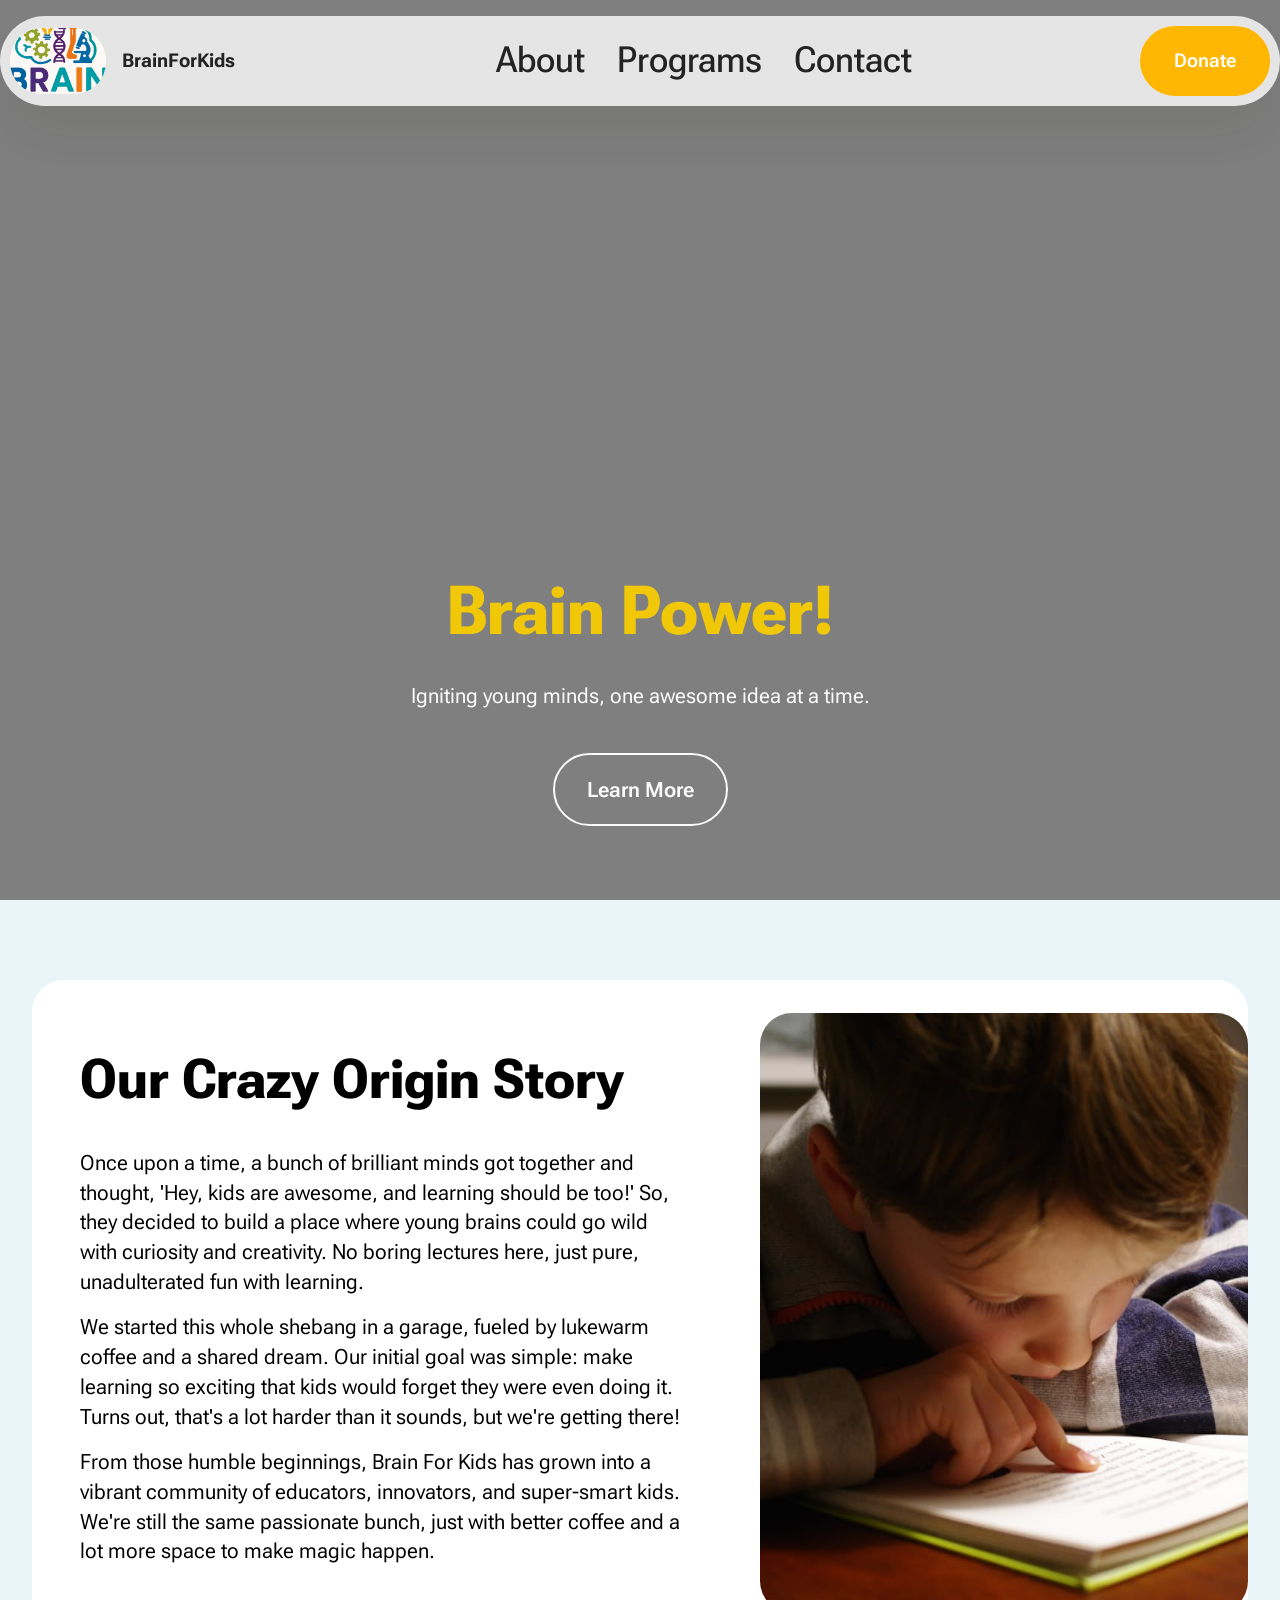
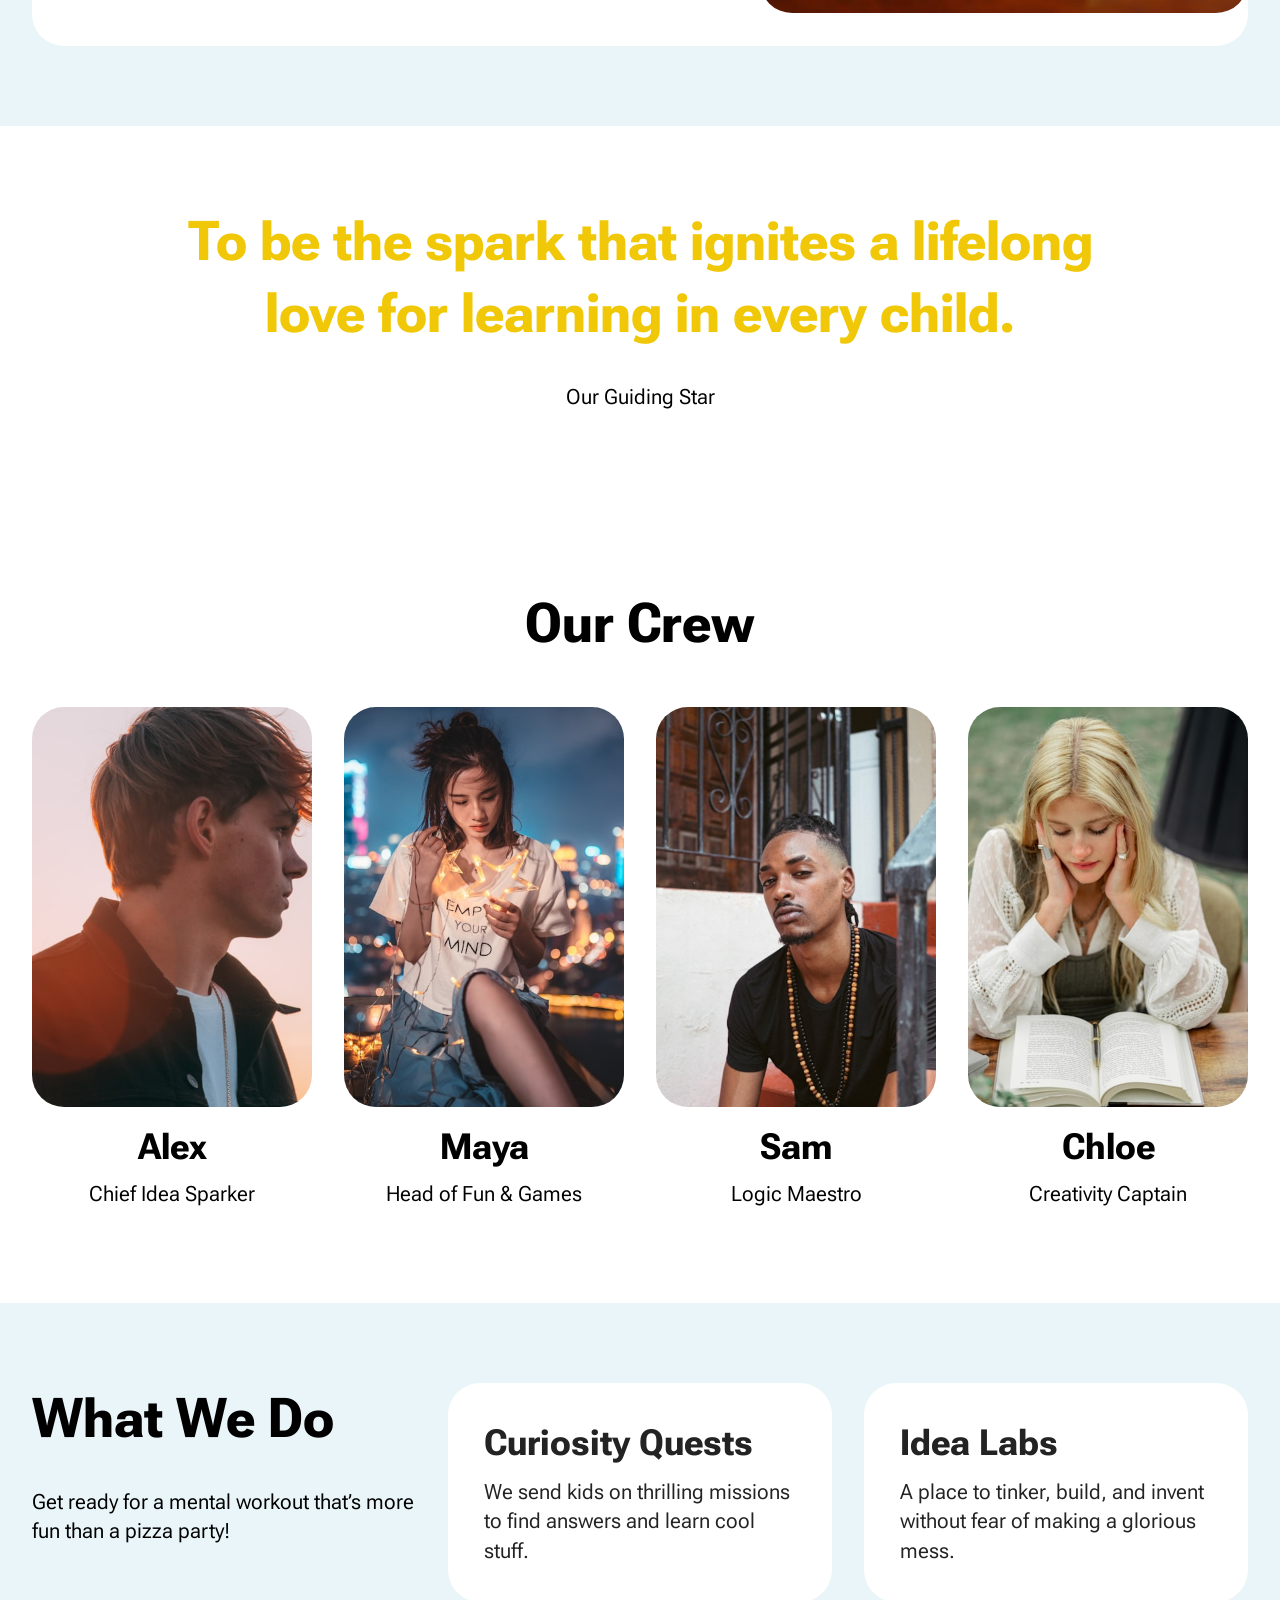
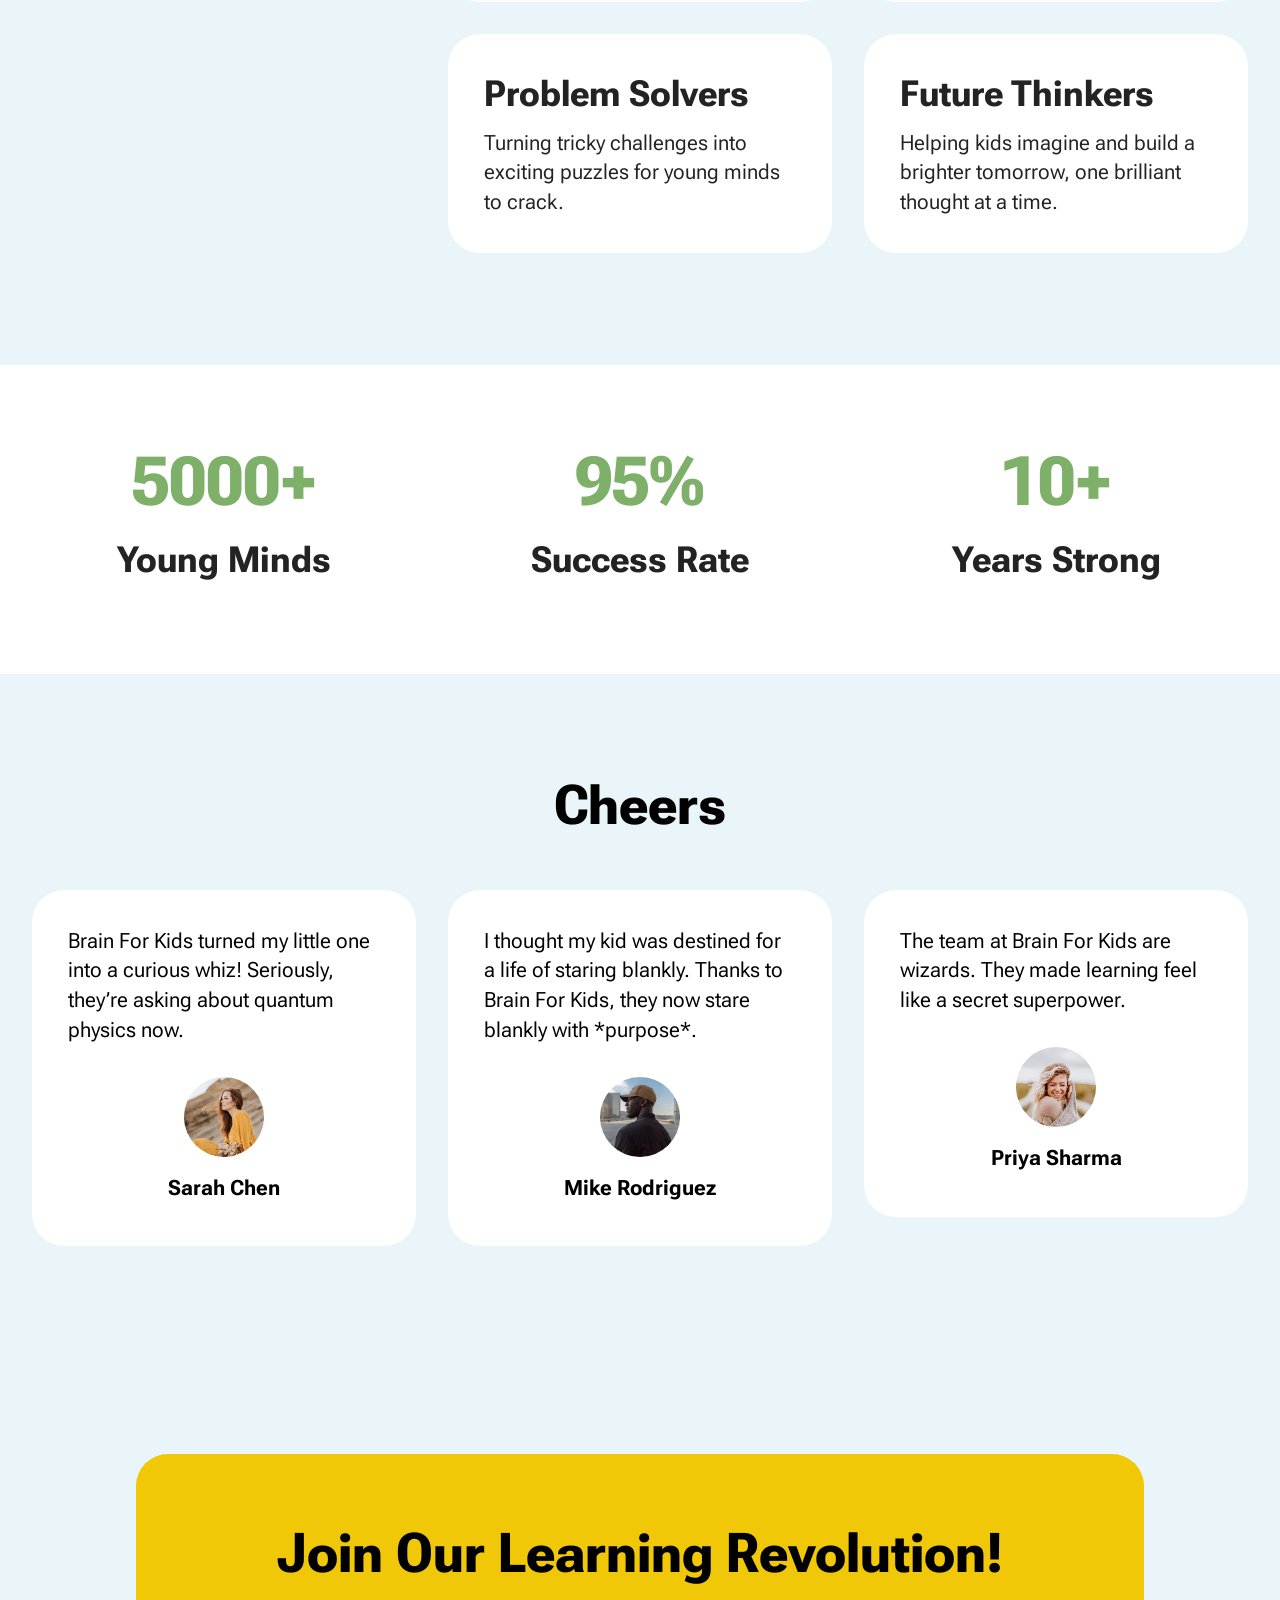
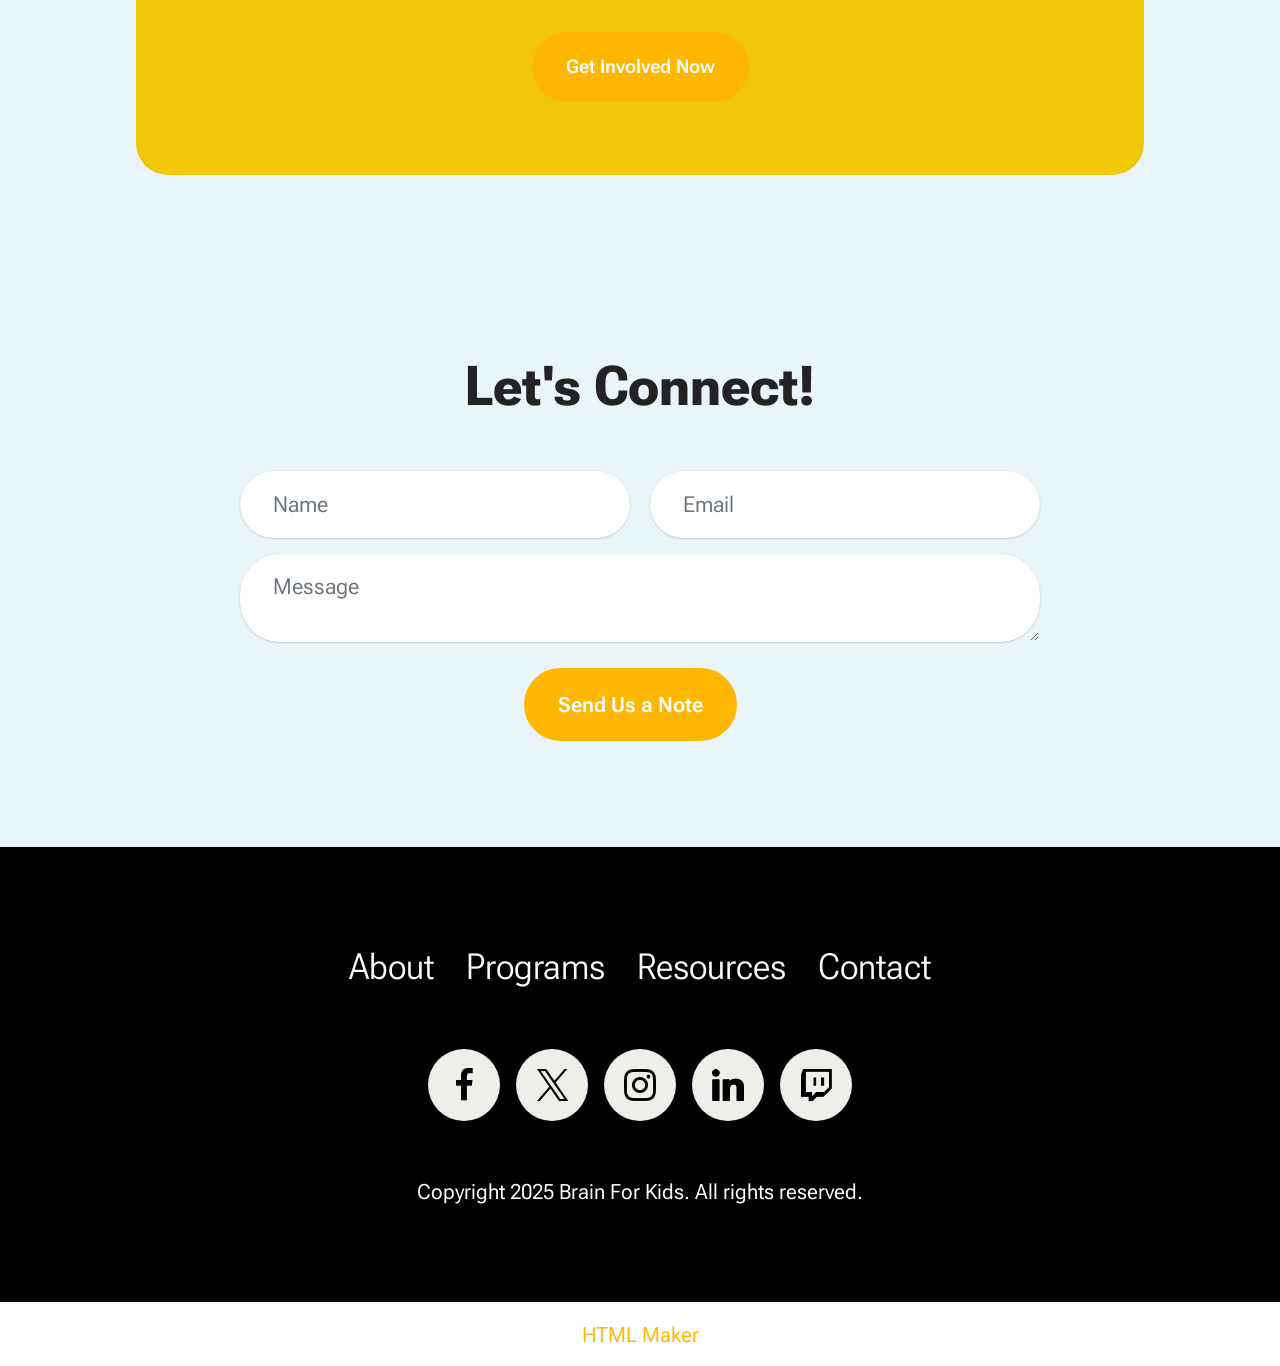
<file: about.html>
<!DOCTYPE html>
<html  >
<head>
  <!-- Site made with Mobirise Website Builder v6.1.12, https://mobirise.com -->
  <meta charset="UTF-8">
  <meta http-equiv="X-UA-Compatible" content="IE=edge">
  <meta name="generator" content="Mobirise v6.1.12, mobirise.com">
  <meta name="viewport" content="width=device-width, initial-scale=1, minimum-scale=1">
  <link rel="shortcut icon" href="assets/images/logo-brain-3-206x206.png" type="image/x-icon">
  <meta name="description" content="">
  
  
  <title>About Us</title>
  <link rel="stylesheet" href="assets/web/assets/mobirise-icons2/mobirise2.css">
  <link rel="stylesheet" href="assets/bootstrap/css/bootstrap.min.css">
  <link rel="stylesheet" href="assets/dropdown/css/style.css">
  <link rel="stylesheet" href="assets/socicon/css/styles.css">
  <link rel="stylesheet" href="assets/theme/css/style.css">
  <link rel="preload" href="https://fonts.googleapis.com/css2?family=Roboto+Flex:wght@400;700&display=swap&display=swap" as="style" onload="this.onload=null;this.rel='stylesheet'">
  <noscript><link rel="stylesheet" href="https://fonts.googleapis.com/css2?family=Roboto+Flex:wght@400;700&display=swap&display=swap"></noscript>
  <link rel="preload" as="style" href="assets/mobirise/css/mbr-additional.css?v=C7fgPt"><link rel="stylesheet" href="assets/mobirise/css/mbr-additional.css?v=C7fgPt" type="text/css">

  
  
  
</head>
<body>
  
  <section data-bs-version="5.1" class="menu menu2 cid-uXuzNMG8Po" once="menu" id="menu-5-uXuzNMG8Po">
	

	<nav class="navbar navbar-dropdown navbar-fixed-top navbar-expand-lg">
		<div class="container">
			<div class="navbar-brand">
				<span class="navbar-logo">
					<a href="https://mobiri.se">
						<img src="assets/images/logo-brain-3-206x206.png" alt="Mobirise Website Builder" style="height: 4.1rem;">
					</a>
				</span>
				<span class="navbar-caption-wrap"><a class="navbar-caption text-black display-4" href="https://mobiri.se">BrainForKids</a></span>
			</div>
			<button class="navbar-toggler" type="button" data-toggle="collapse" data-bs-toggle="collapse" data-target="#navbarSupportedContent" data-bs-target="#navbarSupportedContent" aria-controls="navbarNavAltMarkup" aria-expanded="false" aria-label="Toggle navigation">
				<div class="hamburger">
					<span></span>
					<span></span>
					<span></span>
					<span></span>
				</div>
			</button>
			<div class="collapse navbar-collapse" id="navbarSupportedContent">
				<ul class="navbar-nav nav-dropdown" data-app-modern-menu="true"><li class="nav-item">
						<a class="nav-link link text-black text-primary display-5" href="about.html">About</a>
					</li>
					<li class="nav-item">
						<a class="nav-link link text-black text-primary display-5" href="programs.html" aria-expanded="false">Programs</a>
					</li>
					<li class="nav-item">
						<a class="nav-link link text-black text-primary display-5" href="about.html">Contact</a>
					</li></ul>
				
				<div class="navbar-buttons mbr-section-btn"><a class="btn btn-primary display-4" href="donate.html">Donate</a></div>
			</div>
		</div>
	</nav>
</section>

<section data-bs-version="5.1" class="header18 cid-uY8Qj2tTIy mbr-fullscreen" data-bg-video="https://www.youtube.com/embed/CdM_rrHTYDU?autoplay=1&amp;loop=1&amp;playlist=CdM_rrHTYDU&amp;t=20&amp;mute=1&amp;playsinline=1&amp;controls=0&amp;showinfo=0&amp;autohide=1&amp;allowfullscreen=true&amp;mode=transparent" id="hero-16-uY8Qj2tTIy">
  

  <div class="mbr-overlay" style="opacity: 0.5; background-color: rgb(0, 0, 0);"></div>
  <div class="container-fluid">
    <div class="row">
      <div class="content-wrap col-12 col-md-12">
        <h1 class="mbr-section-title mbr-fonts-style mbr-white mb-4 display-1">
          <strong>Brain Power!</strong>
        </h1>
        
        <p class="mbr-fonts-style mbr-text mbr-white mb-4 display-7">Igniting young minds, one awesome idea at a time.</p>
        <div class="mbr-section-btn">
          <a class="btn btn-white-outline display-7" href="https://mobiri.se">Learn More</a>
        </div>
      </div>
    </div>
  </div>
</section>

<section data-bs-version="5.1" class="article05 cid-uY8Qj2tcYG" id="about-us-5-uY8Qj2tcYG">
  

  
  

  <div class="container">
    <div class="row justify-content-center align-items-center">
      <div class="col-12">
        <div class="card-wrapper">
          <div class="row">
            <div class="col-12 col-md-12 col-lg-5 image-wrapper">
              <img class="w-100" src="assets/images/photo-1599689868384-59cb2b01bb21.jpeg" alt="Mobirise Website Builder">
            </div>
            <div class="col-12 col-lg col-md-12">
              <div class="text-wrapper align-left">
                <h1 class="mbr-section-title mbr-fonts-style mb-4 display-2">
                  <strong>Our Crazy Origin Story</strong>
                </h1>
                <p class="mbr-text mbr-fonts-style mb-3 display-7">Once upon a time, a bunch of brilliant minds got together and thought, 'Hey, kids are awesome, and learning should be too!' So, they decided to build a place where young brains could go wild with curiosity and creativity. No boring lectures here, just pure, unadulterated fun with learning.</p>
                <p class="mbr-text mbr-fonts-style mb-3 display-7">We started this whole shebang in a garage, fueled by lukewarm coffee and a shared dream. Our initial goal was simple: make learning so exciting that kids would forget they were even doing it. Turns out, that's a lot harder than it sounds, but we're getting there!</p>
                <p class="mbr-text mbr-fonts-style display-7">From those humble beginnings, Brain For Kids has grown into a vibrant community of educators, innovators, and super-smart kids. We're still the same passionate bunch, just with better coffee and a lot more space to make magic happen.</p>
                
              </div>
            </div>
          </div>
        </div>
      </div>
    </div>
  </div>
</section>

<section data-bs-version="5.1" class="article14 cid-uY8Qj2ukB1" id="generic-text-11-uY8Qj2ukB1">
    
    <div class="container">
        <div class="row justify-content-center">
            <div class="col-md-12 col-lg-10">
                <h3 class="mbr-section-title mbr-fonts-style display-2">
                    <strong>To be the spark that ignites a lifelong love for learning in every child.</strong>
                </h3>
                <p class="mbr-section-subtitle mbr-fonts-style mt-4 display-7">Our Guiding Star</p>
            </div>
        </div>
    </div>
</section>

<section data-bs-version="5.1" class="people03 cid-uY8Qj2vsoG" id="team-1-uY8Qj2vsoG">
    
    
    <div class="container-fluid">
        <div class="row justify-content-center">
            <div class="col-12 content-head">
                <div class="mbr-section-head mb-5">
                    <h4 class="mbr-section-title mbr-fonts-style align-center mb-0 display-2">
                        <strong>Our Crew</strong>
                    </h4>
                    
                </div>
            </div>
        </div>
        <div class="row">
            <div class="item features-image col-12 col-md-6 col-lg-3">
                <div class="item-wrapper">
                    <div class="item-img mb-3">
                        <img src="assets/images/photo-1596646285603-e5f9bbfa524a.jpeg" alt="Mobirise Website Builder" title="">
                    </div>
                    <div class="item-content align-left">
                        <h5 class="item-title mbr-fonts-style display-5">
                            <strong>Alex</strong>
                        </h5>
                        <h6 class="item-subtitle mbr-fonts-style mb-3 display-7">Chief Idea Sparker</h6>
                        
                    </div>
                    
                </div>
            </div>
            <div class="item features-image col-12 col-md-6 col-lg-3">
                <div class="item-wrapper">
                    <div class="item-img mb-3">
                        <img src="assets/images/photo-1535704882196-765e5fc62a53.jpeg" alt="Mobirise Website Builder" title="">
                    </div>
                    <div class="item-content align-left">
                        <h5 class="item-title mbr-fonts-style display-5">
                            <strong>Maya</strong>
                        </h5>
                        <h6 class="item-subtitle mbr-fonts-style mb-3 display-7">Head of Fun &amp; Games</h6>
                        
                    </div>
                    
                </div>
            </div>
            <div class="item features-image col-12 col-md-6 col-lg-3">
                <div class="item-wrapper">
                    <div class="item-img mb-3">
                        <img src="assets/images/photo-1596421250711-9ec0ef9cbba3.jpeg" alt="Mobirise Website Builder" title="">
                    </div>
                    <div class="item-content align-left">
                        <h5 class="item-title mbr-fonts-style display-5">
                            <strong>Sam</strong>
                        </h5>
                        <h6 class="item-subtitle mbr-fonts-style mb-3 display-7">Logic Maestro</h6>
                        
                    </div>
                    
                </div>
            </div>
            <div class="item features-image col-12 col-md-6 col-lg-3">
                <div class="item-wrapper">
                    <div class="item-img mb-3">
                       <img src="assets/images/photo-1589571739149-47ed80eae6ba.jpeg" alt="Mobirise Website Builder" title="" data-slide-to="3" data-bs-slide-to="3">
                    </div>
                    <div class="item-content align-left">
                        <h5 class="item-title mbr-fonts-style display-5">
                            <strong>Chloe</strong>
                        </h5>
                        <h6 class="item-subtitle mbr-fonts-style mb-3 display-7">Creativity Captain</h6>
                        
                    </div>
                    
                </div>
            </div>
        </div>
    </div>
</section>

<section data-bs-version="5.1" class="features037 cid-uY8Qj2vGzj" id="features-68-uY8Qj2vGzj">
  
  
  
  <div class="container">
    <div class="row justify-content-center">
      <div class="col-lg-4">
        <div class="col-12 col-md-12">
          <h5 class="mbr-section-title mbr-fonts-style mt-0 mb-4 display-2">
            <strong>What We Do</strong>
          </h5>
          <h6 class="mbr-section-subtitle mbr-fonts-style mt-0 mb-4 display-7">Get ready for a mental workout that’s more fun than a pizza party!</h6>
          
        </div>
      </div>

      <div class="col-lg-8 side-features">
        <div class="item features-without-image col-12 col-md-12 col-lg-6 item-mb active">
          <div class="item-wrapper">
            <div class="item-content align-left">
              
              <h5 class="card-title mbr-fonts-style display-5">
                <strong>Curiosity Quests</strong>
              </h5>
              <p class="card-text mbr-fonts-style display-7">We send kids on thrilling missions to find answers and learn cool stuff.</p>
              
            </div>
          </div>
        </div>
        <div class="item features-without-image col-12 col-md-12 col-lg-6 item-mb">
          <div class="item-wrapper">
            <div class="item-content align-left">
              
              <h5 class="card-title mbr-fonts-style display-5">
                <strong>Idea Labs</strong>
              </h5>
              <p class="card-text mbr-fonts-style display-7">A place to tinker, build, and invent without fear of making a glorious mess.</p>
              
            </div>
          </div>
        </div>
        <div class="item features-without-image col-12 col-md-12 col-lg-6 item-mb">
        <div class="item-wrapper">
          <div class="item-content align-left">
            
            <h5 class="card-title mbr-fonts-style display-5">
              <strong>Problem Solvers</strong>
            </h5>
            <p class="card-text mbr-fonts-style display-7">Turning tricky challenges into exciting puzzles for young minds to crack.</p>
            
          </div>
        </div>
      </div>
      <div class="item features-without-image col-12 col-md-12 col-lg-6 item-mb">
      <div class="item-wrapper">
        <div class="item-content align-left">
          
          <h5 class="card-title mbr-fonts-style display-5">
            <strong>Future Thinkers</strong>
          </h5>
          <p class="card-text mbr-fonts-style display-7">Helping kids imagine and build a brighter tomorrow, one brilliant thought at a time.</p>
          
        </div>
      </div>
    </div>
    </div>
  </div>
</div>
</section>

<section data-bs-version="5.1" class="features023 cid-uY8Qj2vHwd" id="metrics-1-uY8Qj2vHwd">

    

    
    
    <div class="container">
        
        <div class="row content-row justify-content-center">
            <div class="item features-without-image col-12 col-md-6 col-lg-4 item-mb">
                <div class="item-wrapper">
                    <div class="title mb-2 mb-md-3">
                        <span class="num mbr-fonts-style display-1">
                            <strong>5000+</strong></span>
                    </div>
                    <h4 class="card-title mbr-fonts-style display-5">
                        <strong>Young Minds</strong>
                    </h4>
                    
                </div>
            </div>
            <div class="item features-without-image col-12 col-md-6 col-lg-4 item-mb">
                <div class="item-wrapper">
                    <div class="title mb-2 mb-md-3">
                        <span class="num mbr-fonts-style display-1">
                            <strong>95%</strong></span>
                    </div>
                    <h4 class="card-title mbr-fonts-style display-5">
                        <strong>Success Rate</strong>
                    </h4>
                    
                </div>
            </div>
            <div class="item features-without-image col-12 col-md-6 col-lg-4 item-mb">
                <div class="item-wrapper">
                    <div class="title mb-2 mb-md-3">
                        <span class="num mbr-fonts-style display-1">
                            <strong>10+</strong></span>
                    </div>
                    <h4 class="card-title mbr-fonts-style display-5">
                        <strong>Years Strong</strong>
                    </h4>
                    
                </div>
            </div>
        </div>
    </div>
</section>

<section data-bs-version="5.1" class="people04 cid-uY8Qj2xuiJ" id="testimonials-4-uY8Qj2xuiJ">
	
	
	<div class="container">
		<div class="row mb-5 justify-content-center">
			<div class="col-12 mb-0 content-head">
				<h3 class="mbr-section-title mbr-fonts-style align-center mb-0 display-2">
					<strong>Cheers</strong>
				</h3>
				
			</div>
		</div>
		<div class="row mbr-masonry" data-masonry="{&quot;percentPosition&quot;: true }">
			<div class="item features-without-image col-12 col-md-6 col-lg-4 active">
				<div class="item-wrapper">
					<div class="card-box align-left">
						<p class="card-text mbr-fonts-style display-7">Brain For Kids turned my little one into a curious whiz! Seriously, they’re asking about quantum physics now.</p>
						<div class="img-wrapper mt-4 mb-3">
							<img src="assets/images/photo-1608652763120-59aab1d8125c.jpeg" data-slide-to="0" data-bs-slide-to="0" alt="">
						</div>
						<h5 class="card-title mbr-fonts-style display-7">
							<strong>Sarah Chen</strong>
						</h5>
					</div>
				</div>
			</div>
			<div class="item features-without-image col-12 col-md-6 col-lg-4">
				<div class="item-wrapper">
					<div class="card-box align-left">
						<p class="card-text mbr-fonts-style display-7">I thought my kid was destined for a life of staring blankly. Thanks to Brain For Kids, they now stare blankly with *purpose*.</p>
						<div class="img-wrapper mt-4 mb-3">
							<img src="assets/images/photo-1575846171058-979e0c211b54.jpeg" data-slide-to="4" data-bs-slide-to="4" alt="">
						</div>
						<h5 class="card-title mbr-fonts-style display-7">
							<strong>Mike Rodriguez</strong>
						</h5>
					</div>
				</div>
			</div>
			<div class="item features-without-image col-12 col-md-6 col-lg-4">
				<div class="item-wrapper">
					<div class="card-box align-left">
						<p class="card-text mbr-fonts-style display-7">The team at Brain For Kids are wizards. They made learning feel like a secret superpower.</p>
						<div class="img-wrapper mt-4 mb-3">
							<img src="assets/images/photo-1578161456171-a346107c3dcf.jpeg" data-slide-to="5" data-bs-slide-to="5" alt="">
						</div>
						<h5 class="card-title mbr-fonts-style display-7">
							<strong>Priya Sharma</strong>
						</h5>
					</div>
				</div>
			</div>
		</div>
	</div>
</section>

<section data-bs-version="5.1" class="article13 cid-uY8Qj2z18f" id="call-to-action-3-uY8Qj2z18f">
    
    
    
    <div class="container">
        <div class="row justify-content-center">
            <div class="card col-md-12 col-lg-10">
                <div class="card-wrapper">
                    <div class="card-box align-left">
                        <h4 class="card-title mbr-fonts-style display-2">
                            <strong>Join Our Learning Revolution!</strong>
                        </h4>
                        
                        <div class="mbr-section-btn mt-4">
                        <a class="btn btn-primary display-4" href="https://mobiri.se">Get Involved Now</a>
                        </div>
                    </div>
                </div>
            </div>
        </div>
    </div>
</section>

<section data-bs-version="5.1" class="form5 cid-uY8Qj2zBOY" id="contact-form-2-uY8Qj2zBOY">
    
    
    <div class="container">
        <div class="row justify-content-center">
            <div class="col-12 content-head">
                <div class="mbr-section-head mb-5">
                    <h3 class="mbr-section-title mbr-fonts-style align-center mb-0 display-2">
                        <strong>Let's Connect!</strong>
                    </h3>
                    
                </div>
            </div>
        </div>
        <div class="row justify-content-center">
            <div class="col-lg-8 mx-auto mbr-form" data-form-type="formoid">
                <form action="https://mobirise.eu/" method="POST" class="mbr-form form-with-styler" data-form-title="Form Name"><input type="hidden" name="email" data-form-email="true" value="PWTUV1whsgcAjfE1G0flKCRC5mmxKqZOqNarFOXDiTefY+mVfeaxmJUat38/DV4gDZ+coAUPWZumGz2Rhz+i1xKcxhE7cpFqakOsffcUIyI6PKwZM6Tilm5vjOxqsSuI">
                    <div class="row">
                        <div hidden="hidden" data-form-alert="" class="alert alert-success col-12">Thanks for filling out the form!</div>
                        <div hidden="hidden" data-form-alert-danger="" class="alert alert-danger col-12">
                            Oops...! some problem!
                        </div>
                    </div>
                    <div class="dragArea row">
                        <div class="col-md col-sm-12 form-group mb-3" data-for="name">
                            <input type="text" name="name" placeholder="Name" data-form-field="name" class="form-control" value="" id="name-contact-form-2-uY8Qj2zBOY">
                        </div>
                        <div class="col-md col-sm-12 form-group mb-3" data-for="email">
                            <input type="email" name="email" placeholder="Email" data-form-field="email" class="form-control" value="" id="email-contact-form-2-uY8Qj2zBOY">
                        </div>
                        <div class="col-12 form-group mb-3" data-for="textarea">
                            <textarea name="textarea" placeholder="Message" data-form-field="textarea" class="form-control" id="textarea-contact-form-2-uY8Qj2zBOY"></textarea>
                        </div>
                        <div class="col-lg-12 col-md-12 col-sm-12 align-center mbr-section-btn">
                            <button type="submit" class="btn btn-primary display-7">Send Us a Note</button>
                        </div>
                    </div>
                </form>
            </div>
        </div>
    </div>
</section>

<section data-bs-version="5.1" class="footer3 cid-uXuzNMKMUH" once="footers" id="footer-3-uXuzNMKMUH">

        

    

    <div class="container">
        <div class="row">
            <div class="row-links">
                <ul class="header-menu">
                  
                  
                  
                  
                <li class="header-menu-item mbr-fonts-style display-5">
                    <a href="#" class="text-white">About</a>
                  </li><li class="header-menu-item mbr-fonts-style display-5">
                    <a href="#" class="text-white">Programs</a>
                  </li><li class="header-menu-item mbr-fonts-style display-5">
                    <a href="#" class="text-white">Resources</a>
                  </li><li class="header-menu-item mbr-fonts-style display-5">
                    <a href="#" class="text-white">Contact</a>
                  </li></ul>
              </div>

            <div class="col-12 mt-4">
                <div class="social-row">
                    <div class="soc-item">
                        <a href="https://mobiri.se/" target="_blank">
                            <span class="mbr-iconfont socicon socicon-facebook display-7"></span>
                        </a>
                    </div>
                    <div class="soc-item">
                        <a href="https://mobiri.se/" target="_blank">
                            <span class="mbr-iconfont socicon-twitter socicon"></span>
                        </a>
                    </div>
                    <div class="soc-item">
                        <a href="https://mobiri.se/" target="_blank">
                            <span class="mbr-iconfont socicon-instagram socicon"></span>
                        </a>
                    </div>
                    <div class="soc-item">
                        <a href="https://mobiri.se/" target="_blank">
                            <span class="mbr-iconfont socicon socicon-linkedin"></span>
                        </a>
                    </div>
                    <div class="soc-item">
                        <a href="https://mobiri.se/" target="_blank">
                            <span class="mbr-iconfont socicon socicon-twitch"></span>
                        </a>
                    </div>
                </div>
            </div>
            <div class="col-12 mt-5">
                <p class="mbr-fonts-style copyright display-7">Copyright 2025 Brain For Kids. All rights reserved.</p>
            </div>
        </div>
    </div>
</section><section class="display-7" style="padding: 0;align-items: center;justify-content: center;flex-wrap: wrap;    align-content: center;display: flex;position: relative;height: 4rem;"><a href="https://mobiri.se/4223311" style="flex: 1 1;height: 4rem;position: absolute;width: 100%;z-index: 1;"><img alt="" style="height: 4rem;" src="[data-uri]"></a><p style="margin: 0;text-align: center;" class="display-7">&#8204;</p><a style="z-index:1" href="https://mobirise.com/html-builder.html">HTML Maker</a></section><script src="assets/bootstrap/js/bootstrap.bundle.min.js"></script>  <script src="assets/smoothscroll/smooth-scroll.js"></script>  <script src="assets/ytplayer/index.js"></script>  <script src="assets/dropdown/js/navbar-dropdown.js"></script>  <script src="assets/vimeoplayer/player.js"></script>  <script src="assets/masonry/masonry.pkgd.min.js"></script>  <script src="assets/imagesloaded/imagesloaded.pkgd.min.js"></script>  <script src="assets/theme/js/script.js"></script>  <script src="assets/formoid/formoid.min.js"></script>  
  
  
</body>
</html>
</file>
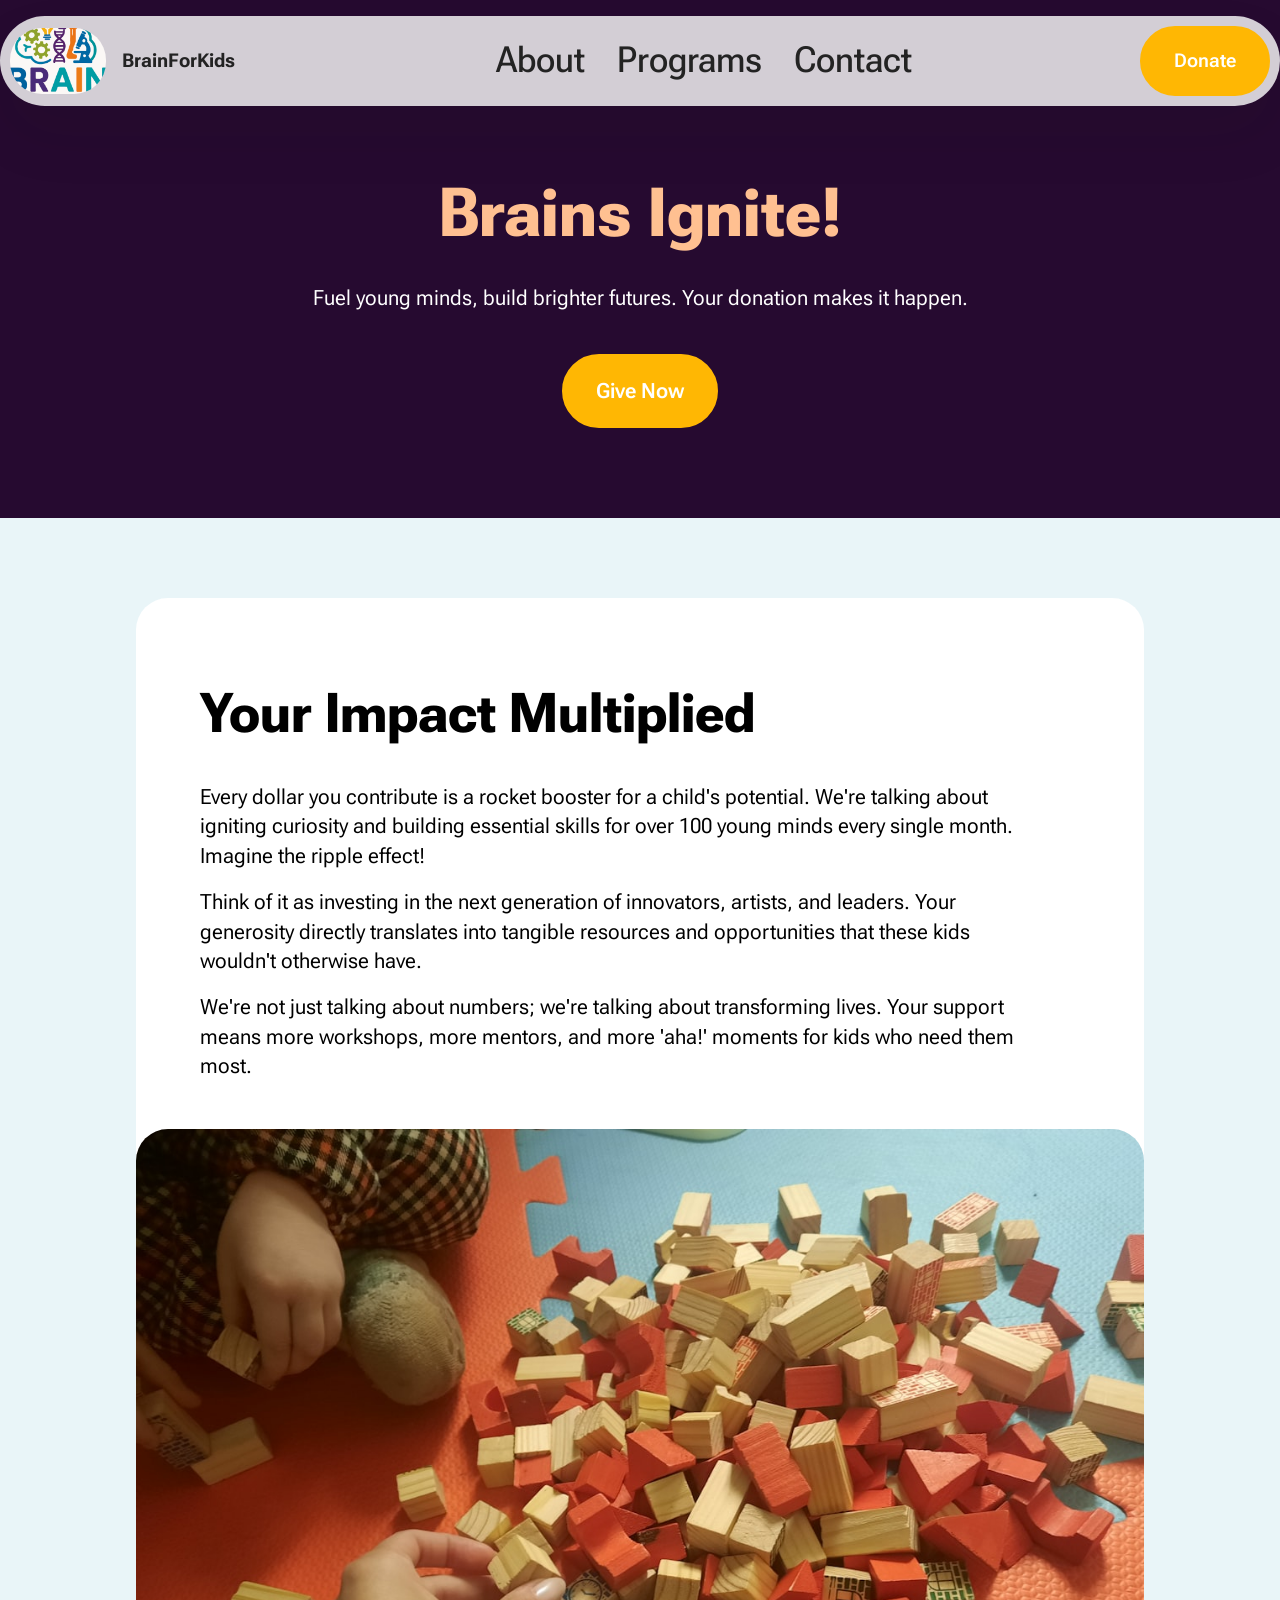
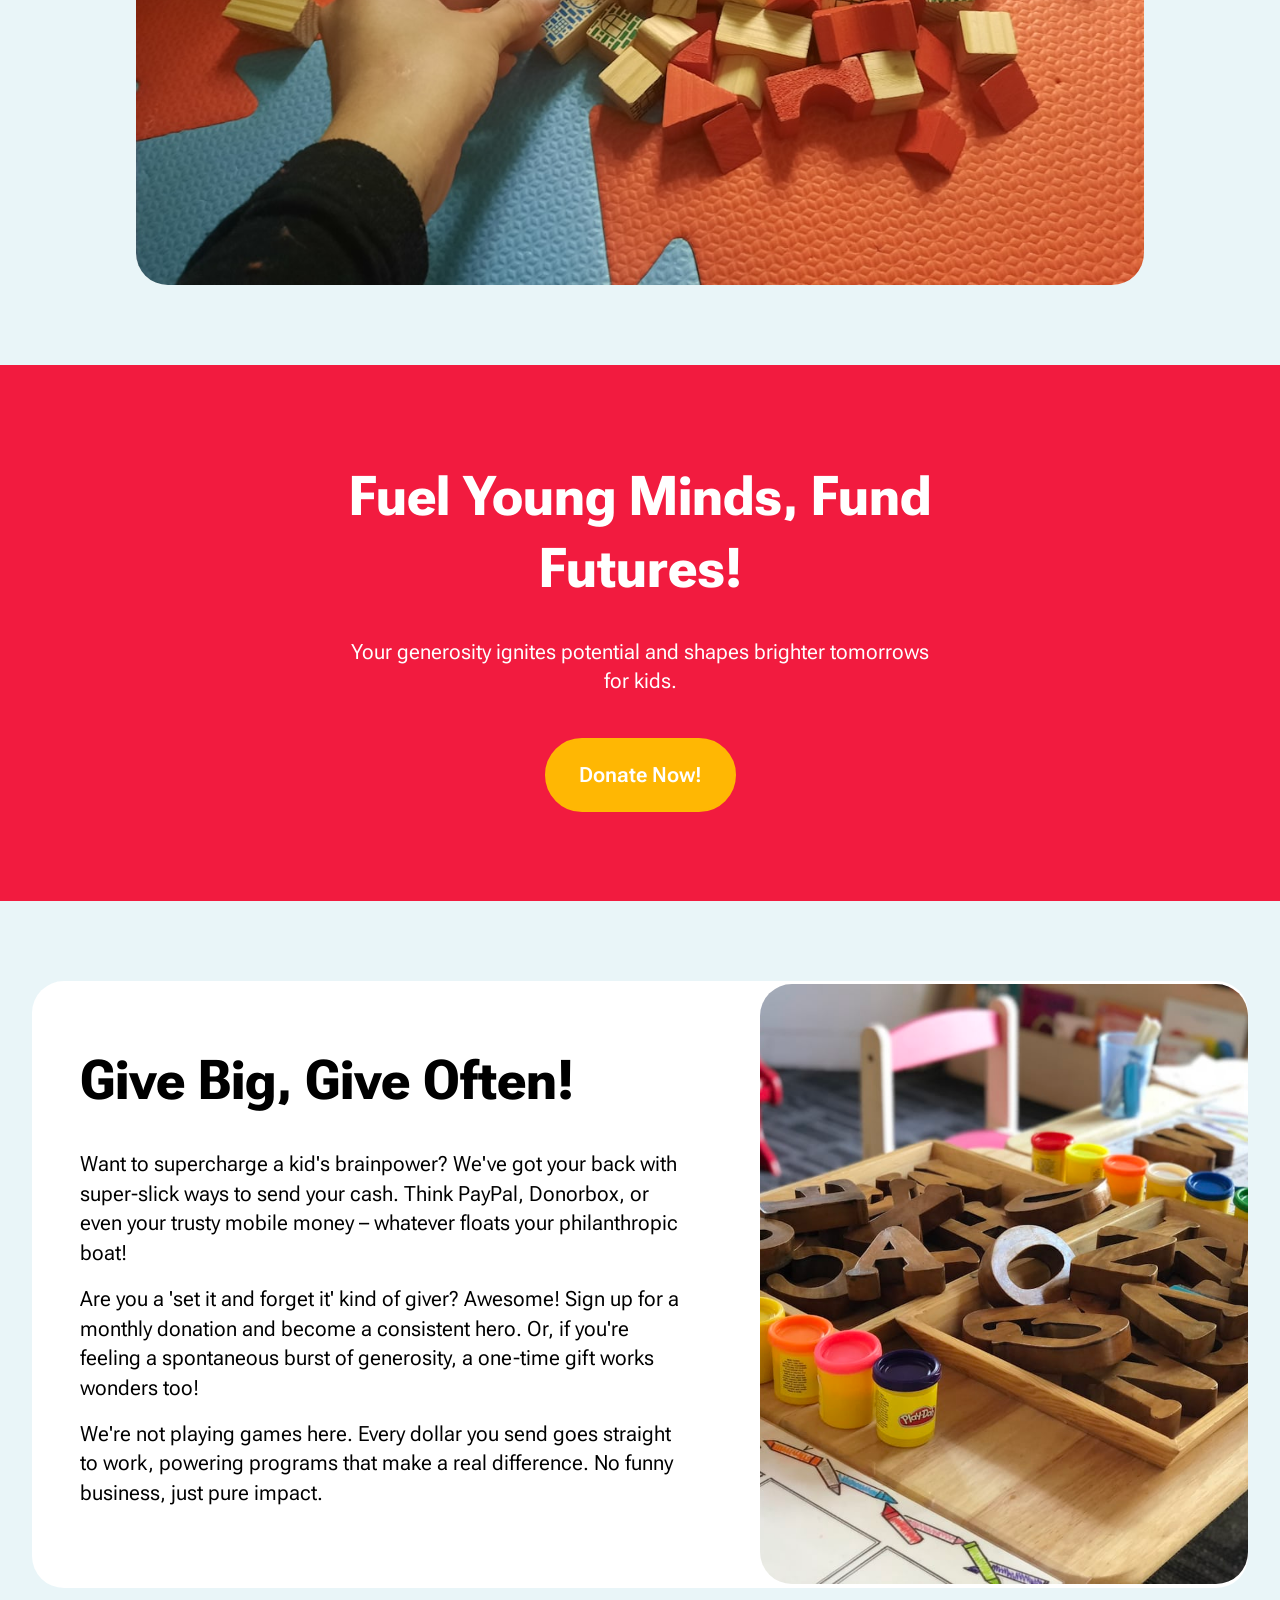
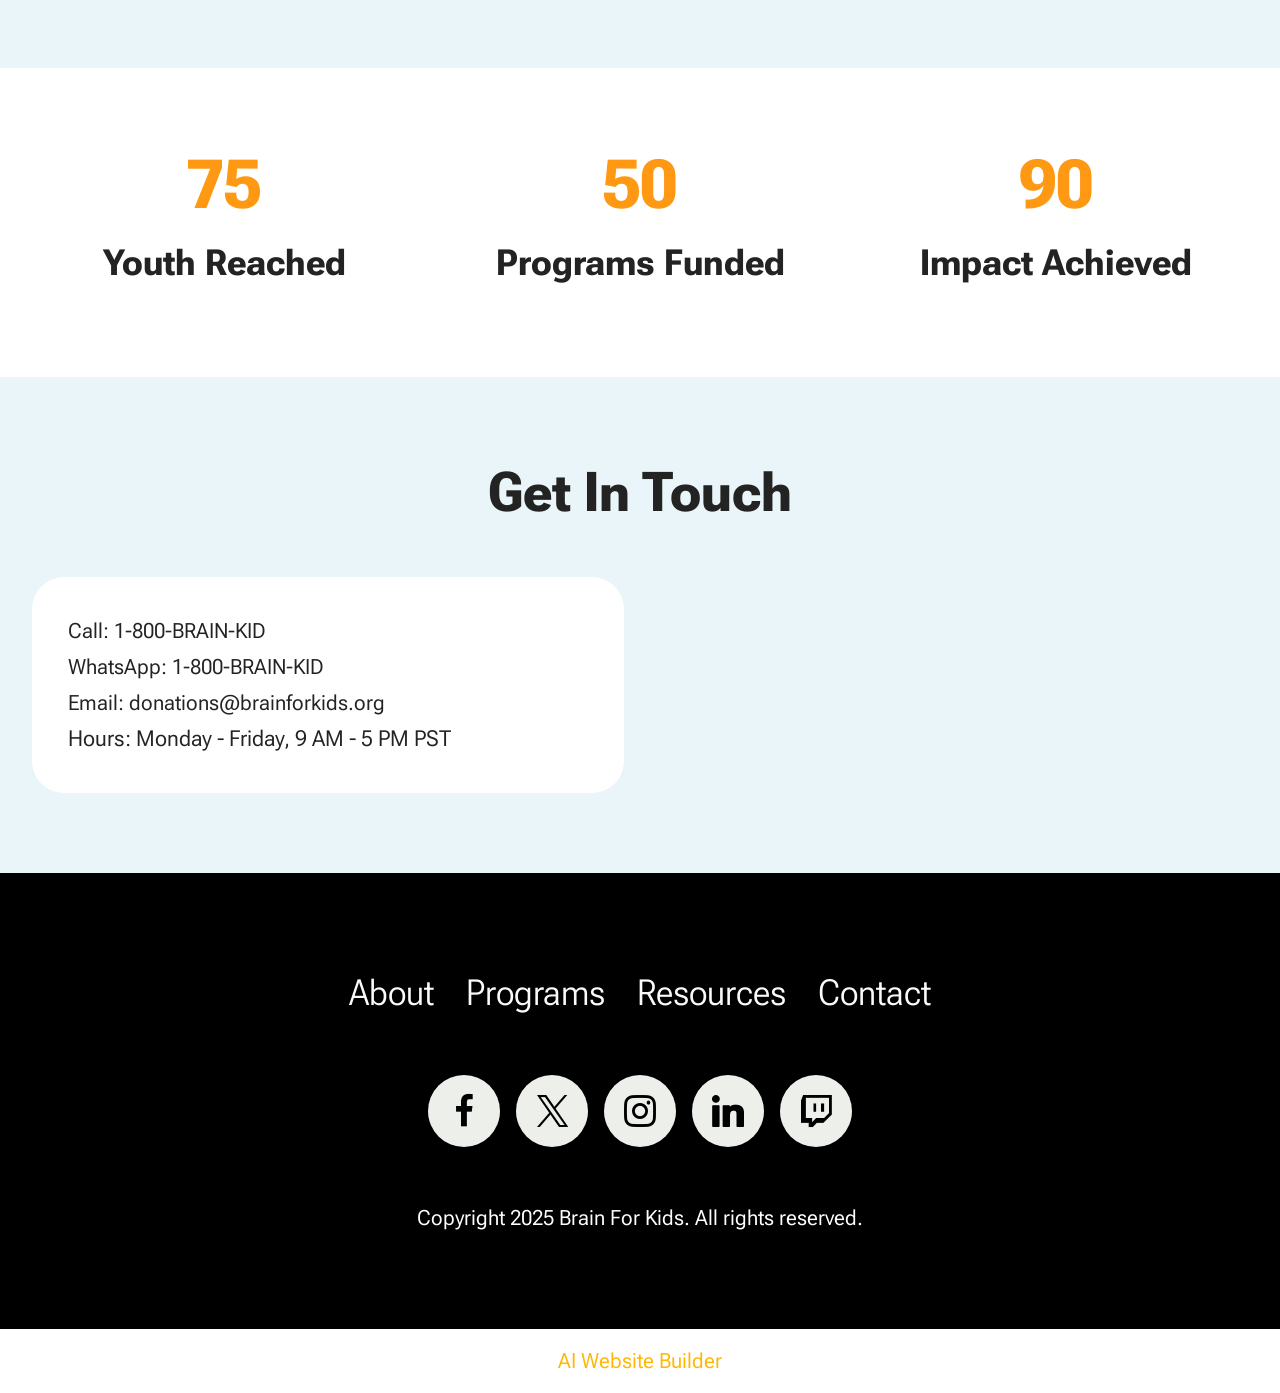
<file: donate.html>
<!DOCTYPE html>
<html  >
<head>
  <!-- Site made with Mobirise Website Builder v6.1.12, https://mobirise.com -->
  <meta charset="UTF-8">
  <meta http-equiv="X-UA-Compatible" content="IE=edge">
  <meta name="generator" content="Mobirise v6.1.12, mobirise.com">
  <meta name="viewport" content="width=device-width, initial-scale=1, minimum-scale=1">
  <link rel="shortcut icon" href="assets/images/logo-brain-3-206x206.png" type="image/x-icon">
  <meta name="description" content="">
  
  
  <title>Donate</title>
  <link rel="stylesheet" href="assets/web/assets/mobirise-icons2/mobirise2.css">
  <link rel="stylesheet" href="assets/bootstrap/css/bootstrap.min.css">
  <link rel="stylesheet" href="assets/dropdown/css/style.css">
  <link rel="stylesheet" href="assets/socicon/css/styles.css">
  <link rel="stylesheet" href="assets/theme/css/style.css">
  <link rel="preload" href="https://fonts.googleapis.com/css2?family=Roboto+Flex:wght@400;700&display=swap&display=swap" as="style" onload="this.onload=null;this.rel='stylesheet'">
  <noscript><link rel="stylesheet" href="https://fonts.googleapis.com/css2?family=Roboto+Flex:wght@400;700&display=swap&display=swap"></noscript>
  <link rel="preload" as="style" href="assets/mobirise/css/mbr-additional.css?v=WNAplz"><link rel="stylesheet" href="assets/mobirise/css/mbr-additional.css?v=WNAplz" type="text/css">

  
  
  
</head>
<body>
  
  <section data-bs-version="5.1" class="menu menu2 cid-uXuzNMG8Po" once="menu" id="menu-5-uXuzNMG8Po">
	

	<nav class="navbar navbar-dropdown navbar-fixed-top navbar-expand-lg">
		<div class="container">
			<div class="navbar-brand">
				<span class="navbar-logo">
					<a href="https://mobiri.se">
						<img src="assets/images/logo-brain-3-206x206.png" alt="Mobirise Website Builder" style="height: 4.1rem;">
					</a>
				</span>
				<span class="navbar-caption-wrap"><a class="navbar-caption text-black display-4" href="https://mobiri.se">BrainForKids</a></span>
			</div>
			<button class="navbar-toggler" type="button" data-toggle="collapse" data-bs-toggle="collapse" data-target="#navbarSupportedContent" data-bs-target="#navbarSupportedContent" aria-controls="navbarNavAltMarkup" aria-expanded="false" aria-label="Toggle navigation">
				<div class="hamburger">
					<span></span>
					<span></span>
					<span></span>
					<span></span>
				</div>
			</button>
			<div class="collapse navbar-collapse" id="navbarSupportedContent">
				<ul class="navbar-nav nav-dropdown" data-app-modern-menu="true"><li class="nav-item">
						<a class="nav-link link text-black text-primary display-5" href="about.html">About</a>
					</li>
					<li class="nav-item">
						<a class="nav-link link text-black text-primary display-5" href="programs.html" aria-expanded="false">Programs</a>
					</li>
					<li class="nav-item">
						<a class="nav-link link text-black text-primary display-5" href="about.html">Contact</a>
					</li></ul>
				
				<div class="navbar-buttons mbr-section-btn"><a class="btn btn-primary display-4" href="donate.html">Donate</a></div>
			</div>
		</div>
	</nav>
</section>

<section data-bs-version="5.1" class="header18 cid-uY8RjDBWat" id="hero-15-uY8RjDBWat">
  

  
  <div class="container-fluid">
    <div class="row">
      <div class="content-wrap col-12 col-md-12">
        <h1 class="mbr-section-title mbr-fonts-style mbr-white mb-4 display-1">
          <strong>Brains Ignite!</strong>
        </h1>
        
        <p class="mbr-fonts-style mbr-text mbr-white mb-4 display-7">Fuel young minds, build brighter futures. Your donation makes it happen.</p>
        <div class="mbr-section-btn"><a class="btn btn-primary display-7" href="https://mobiri.se">Give Now</a></div>
      </div>
    </div>
  </div>
</section>

<section data-bs-version="5.1" class="article9 cid-uY8RjDBQRr" id="generic-text-9-uY8RjDBQRr">
  

  
  
  <div class="container">
    <div class="row justify-content-center">
      <div class="card col-md-12 col-lg-10">
        <div class="card-wrapper">
          <div class="card-content-text">
            <h3 class="card-title mbr-fonts-style mbr-white mt-3 mb-4 display-2">
            <strong>Your Impact Multiplied</strong>
          </h3>
          <div class="row card-box align-left">
            <div class="item features-without-image col-12">
              <div class="item-wrapper">
                
                <p class="mbr-text mbr-fonts-style display-7">Every dollar you contribute is a rocket booster for a child's potential. We're talking about igniting curiosity and building essential skills for over 100 young minds every single month. Imagine the ripple effect!</p>
              </div>
            </div>
            <div class="item features-without-image col-12">
              <div class="item-wrapper">
                
                <p class="mbr-text mbr-fonts-style display-7">Think of it as investing in the next generation of innovators, artists, and leaders. Your generosity directly translates into tangible resources and opportunities that these kids wouldn't otherwise have.</p>
              </div>
            </div>
            <div class="item features-without-image col-12">
              <div class="item-wrapper">
                
                <p class="mbr-text mbr-fonts-style display-7">We're not just talking about numbers; we're talking about transforming lives. Your support means more workshops, more mentors, and more 'aha!' moments for kids who need them most.</p>
              </div>
            </div>
          </div>
          </div>
          <div class="image-wrapper d-flex justify-content-center mt-3">
            <img src="assets/images/photo-1638932717348-3b8f19865301.jpeg" alt="Mobirise Website Builder">
          </div>
        </div>
      </div>
    </div>
  </div>
</section>

<section data-bs-version="5.1" class="header09 startm5 cid-uY8RjDCCUu" id="call-to-action-2-uY8RjDCCUu">
    
    
    
    <div class="container-fluid">
        <div class="row">
            <div class="content-wrap col-12 col-md-6">
                <h1 class="mbr-section-title mbr-fonts-style mbr-white mb-4 display-2">
                    <strong>Fuel Young Minds, Fund Futures!</strong>
                </h1>
                
                <p class="mbr-fonts-style mbr-text mbr-white mb-4 display-7">Your generosity ignites potential and shapes brighter tomorrows for kids.</p>
                <div class="mbr-section-btn">
                    <a class="btn btn-primary display-7" href="https://mobiri.se">Donate Now!</a>
                </div>
            </div>
        </div>
    </div>
</section>

<section data-bs-version="5.1" class="article05 cid-uY8RjDDbSI" id="generic-text-5-uY8RjDDbSI">
  

  
  

  <div class="container">
    <div class="row justify-content-center align-items-center">
      <div class="col-12">
        <div class="card-wrapper">
          <div class="row">
            <div class="col-12 col-md-12 col-lg-5 image-wrapper">
              <img class="w-100" src="assets/images/photo-1564429238817-393bd4286b2d.jpeg" alt="Mobirise Website Builder">
            </div>
            <div class="col-12 col-lg col-md-12">
              <div class="text-wrapper align-left">
                <h1 class="mbr-section-title mbr-fonts-style mb-4 display-2">
                  <strong>Give Big, Give Often!</strong>
                </h1>
                <p class="mbr-text mbr-fonts-style mb-3 display-7">Want to supercharge a kid's brainpower? We've got your back with super-slick ways to send your cash. Think PayPal, Donorbox, or even your trusty mobile money – whatever floats your philanthropic boat!</p>
                <p class="mbr-text mbr-fonts-style mb-3 display-7">Are you a 'set it and forget it' kind of giver? Awesome! Sign up for a monthly donation and become a consistent hero. Or, if you're feeling a spontaneous burst of generosity, a one-time gift works wonders too!</p>
                <p class="mbr-text mbr-fonts-style display-7">We're not playing games here. Every dollar you send goes straight to work, powering programs that make a real difference. No funny business, just pure impact.</p>
                
              </div>
            </div>
          </div>
        </div>
      </div>
    </div>
  </div>
</section>

<section data-bs-version="5.1" class="features023 cid-uY8RjDDdy1" id="metrics-1-uY8RjDDdy1">

    

    
    
    <div class="container">
        
        <div class="row content-row justify-content-center">
            <div class="item features-without-image col-12 col-md-6 col-lg-4 item-mb">
                <div class="item-wrapper">
                    <div class="title mb-2 mb-md-3">
                        <span class="num mbr-fonts-style display-1">
                            <strong>75</strong></span>
                    </div>
                    <h4 class="card-title mbr-fonts-style display-5">
                        <strong>Youth Reached</strong>
                    </h4>
                    
                </div>
            </div>
            <div class="item features-without-image col-12 col-md-6 col-lg-4 item-mb">
                <div class="item-wrapper">
                    <div class="title mb-2 mb-md-3">
                        <span class="num mbr-fonts-style display-1">
                            <strong>50</strong></span>
                    </div>
                    <h4 class="card-title mbr-fonts-style display-5">
                        <strong>Programs Funded</strong>
                    </h4>
                    
                </div>
            </div>
            <div class="item features-without-image col-12 col-md-6 col-lg-4 item-mb">
                <div class="item-wrapper">
                    <div class="title mb-2 mb-md-3">
                        <span class="num mbr-fonts-style display-1">
                            <strong>90</strong></span>
                    </div>
                    <h4 class="card-title mbr-fonts-style display-5">
                        <strong>Impact Achieved</strong>
                    </h4>
                    
                </div>
            </div>
        </div>
    </div>
</section>

<section data-bs-version="5.1" class="contacts02 map1 cid-uY8RjDDjix" id="contacts-2-uY8RjDDjix">

    

    
    <div class="container">
        <div class="row justify-content-center">
            <div class="col-12 content-head">
                <div class="mbr-section-head mb-5">
                    <h3 class="mbr-section-title mbr-fonts-style align-center mb-0 display-2">
                        <strong>Get In Touch</strong>
                    </h3>
                    
                </div>
            </div>
        </div>
        <div class="row justify-content-center">
            <div class="card col-12 col-md-12 col-lg-6">
                <div class="card-wrapper">
                    <div class="text-wrapper">
                        
                        <ul class="list mbr-fonts-style display-7">
                            <li class="mbr-text item-wrap">
                            Call:                                
                            <a href="tel:1-800-BRAIN-KID" class="text-black">1-800-BRAIN-KID</a></li>

                            <li class="mbr-text item-wrap">WhatsApp: 
                            <a href="tel:1-800-BRAIN-KID" class="text-black">1-800-BRAIN-KID</a></li> 

                            <li class="mbr-text item-wrap">                            
                            Email:
                            <a href="mailto:donations@brainforkids.org" class="text-black">donations@brainforkids.org</a>                        
                            </li>

                            <li class="mbr-text item-wrap"><span style="font-size: 1.4rem;">Hours:
                            Monday - Friday, 9 AM - 5 PM PST</span><br></li>
                        </ul>
                    </div>
                </div>
            </div>
            <div class="map-wrapper col-md-12 col-lg-6">
                <div class="google-map"><iframe frameborder="0" style="border:0" src="https://www.google.com/maps/embed/v1/place?key=AIzaSyCt1265A4qvZy9HKUeA8J15AOC4SrCyZe4&amp;q=%20United%20States" allowfullscreen=""></iframe></div>
            </div>
        </div>
    </div>
</section>

<section data-bs-version="5.1" class="footer3 cid-uXuzNMKMUH" once="footers" id="footer-3-uXuzNMKMUH">

        

    

    <div class="container">
        <div class="row">
            <div class="row-links">
                <ul class="header-menu">
                  
                  
                  
                  
                <li class="header-menu-item mbr-fonts-style display-5">
                    <a href="#" class="text-white">About</a>
                  </li><li class="header-menu-item mbr-fonts-style display-5">
                    <a href="#" class="text-white">Programs</a>
                  </li><li class="header-menu-item mbr-fonts-style display-5">
                    <a href="#" class="text-white">Resources</a>
                  </li><li class="header-menu-item mbr-fonts-style display-5">
                    <a href="#" class="text-white">Contact</a>
                  </li></ul>
              </div>

            <div class="col-12 mt-4">
                <div class="social-row">
                    <div class="soc-item">
                        <a href="https://mobiri.se/" target="_blank">
                            <span class="mbr-iconfont socicon socicon-facebook display-7"></span>
                        </a>
                    </div>
                    <div class="soc-item">
                        <a href="https://mobiri.se/" target="_blank">
                            <span class="mbr-iconfont socicon-twitter socicon"></span>
                        </a>
                    </div>
                    <div class="soc-item">
                        <a href="https://mobiri.se/" target="_blank">
                            <span class="mbr-iconfont socicon-instagram socicon"></span>
                        </a>
                    </div>
                    <div class="soc-item">
                        <a href="https://mobiri.se/" target="_blank">
                            <span class="mbr-iconfont socicon socicon-linkedin"></span>
                        </a>
                    </div>
                    <div class="soc-item">
                        <a href="https://mobiri.se/" target="_blank">
                            <span class="mbr-iconfont socicon socicon-twitch"></span>
                        </a>
                    </div>
                </div>
            </div>
            <div class="col-12 mt-5">
                <p class="mbr-fonts-style copyright display-7">Copyright 2025 Brain For Kids. All rights reserved.</p>
            </div>
        </div>
    </div>
</section><section class="display-7" style="padding: 0;align-items: center;justify-content: center;flex-wrap: wrap;    align-content: center;display: flex;position: relative;height: 4rem;"><a href="https://mobiri.se/4223311" style="flex: 1 1;height: 4rem;position: absolute;width: 100%;z-index: 1;"><img alt="" style="height: 4rem;" src="[data-uri]"></a><p style="margin: 0;text-align: center;" class="display-7">&#8204;</p><a style="z-index:1" href="https://mobirise.com/builder/ai-website-builder.html">AI Website Builder</a></section><script src="assets/bootstrap/js/bootstrap.bundle.min.js"></script>  <script src="assets/smoothscroll/smooth-scroll.js"></script>  <script src="assets/ytplayer/index.js"></script>  <script src="assets/dropdown/js/navbar-dropdown.js"></script>  <script src="assets/theme/js/script.js"></script>  
  
  
</body>
</html>
</file>
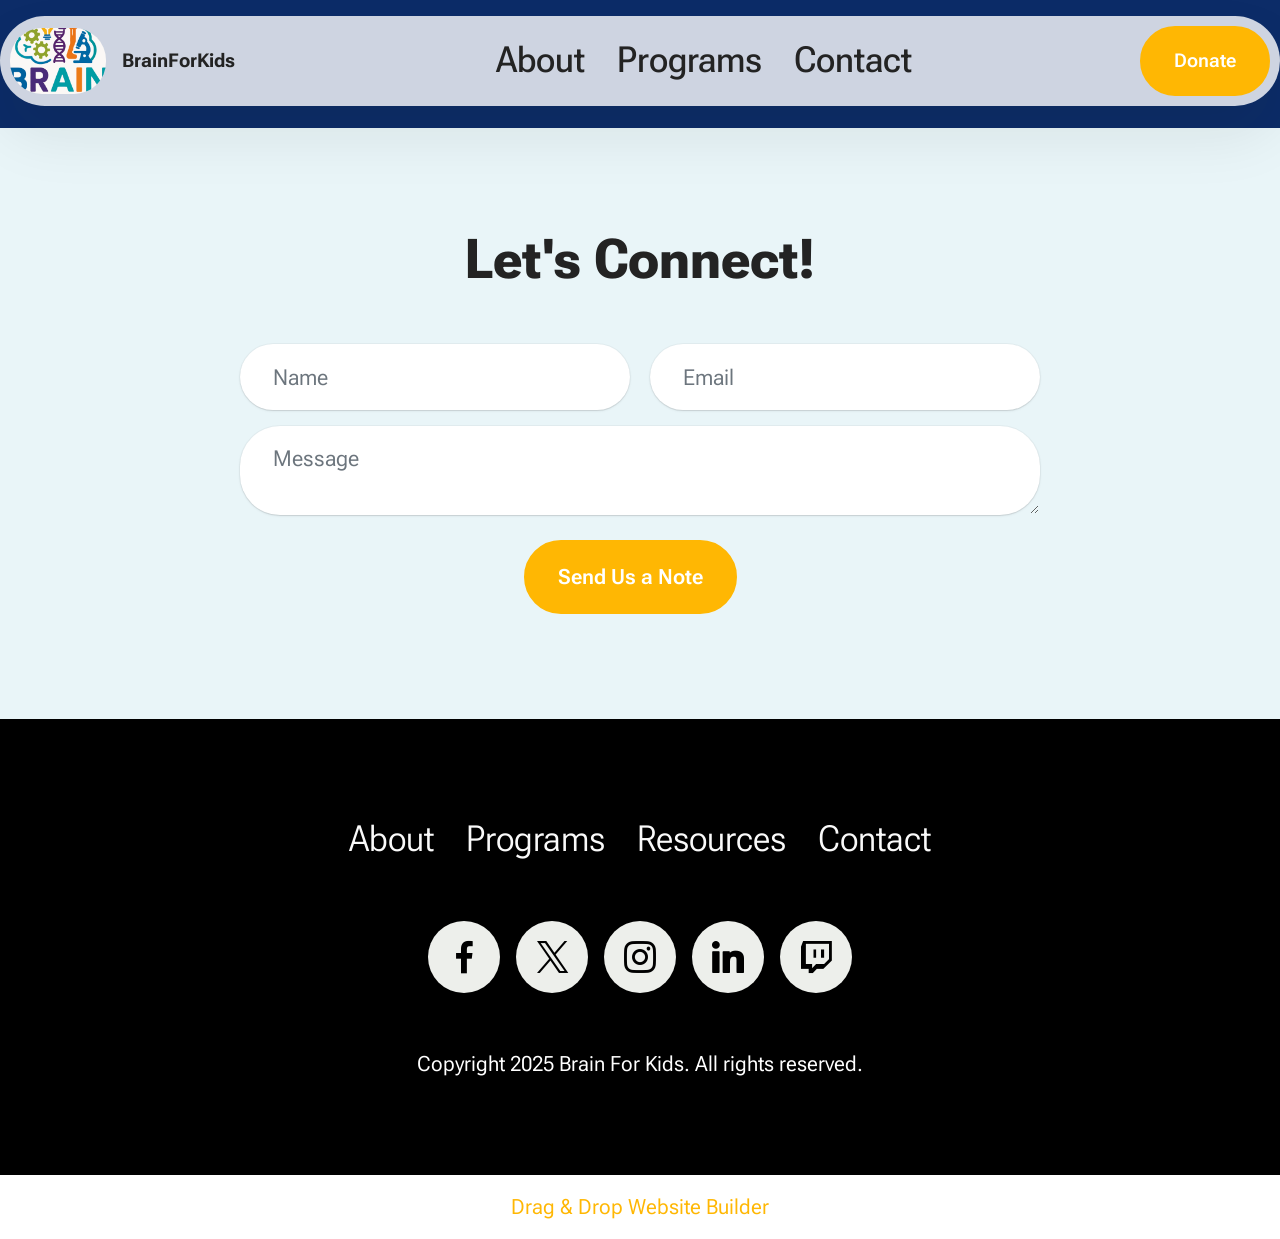
<file: page4.html>
<!DOCTYPE html>
<html  >
<head>
  <!-- Site made with Mobirise Website Builder v6.1.12, https://mobirise.com -->
  <meta charset="UTF-8">
  <meta http-equiv="X-UA-Compatible" content="IE=edge">
  <meta name="generator" content="Mobirise v6.1.12, mobirise.com">
  <meta name="viewport" content="width=device-width, initial-scale=1, minimum-scale=1">
  <link rel="shortcut icon" href="assets/images/logo-brain-3-206x206.png" type="image/x-icon">
  <meta name="description" content="">
  
  
  <title>Contact</title>
  <link rel="stylesheet" href="assets/web/assets/mobirise-icons2/mobirise2.css">
  <link rel="stylesheet" href="assets/bootstrap/css/bootstrap.min.css">
  <link rel="stylesheet" href="assets/dropdown/css/style.css">
  <link rel="stylesheet" href="assets/socicon/css/styles.css">
  <link rel="stylesheet" href="assets/theme/css/style.css">
  <link rel="preload" href="https://fonts.googleapis.com/css2?family=Roboto+Flex:wght@400;700&display=swap&display=swap" as="style" onload="this.onload=null;this.rel='stylesheet'">
  <noscript><link rel="stylesheet" href="https://fonts.googleapis.com/css2?family=Roboto+Flex:wght@400;700&display=swap&display=swap"></noscript>
  <link rel="preload" as="style" href="assets/mobirise/css/mbr-additional.css?v=6cwJQe"><link rel="stylesheet" href="assets/mobirise/css/mbr-additional.css?v=6cwJQe" type="text/css">

  
  
  
</head>
<body>
  
  <section data-bs-version="5.1" class="menu menu2 cid-v46vmdhLZS" once="menu" id="menu02-1h">
	

	<nav class="navbar navbar-dropdown navbar-fixed-top navbar-expand-lg">
		<div class="container">
			<div class="navbar-brand">
				<span class="navbar-logo">
					<a href="https://mobiri.se">
						<img src="assets/images/logo-brain-3-206x206.png" alt="Mobirise Website Builder" style="height: 4.1rem;">
					</a>
				</span>
				<span class="navbar-caption-wrap"><a class="navbar-caption text-black display-4" href="https://mobiri.se">BrainForKids</a></span>
			</div>
			<button class="navbar-toggler" type="button" data-toggle="collapse" data-bs-toggle="collapse" data-target="#navbarSupportedContent" data-bs-target="#navbarSupportedContent" aria-controls="navbarNavAltMarkup" aria-expanded="false" aria-label="Toggle navigation">
				<div class="hamburger">
					<span></span>
					<span></span>
					<span></span>
					<span></span>
				</div>
			</button>
			<div class="collapse navbar-collapse" id="navbarSupportedContent">
				<ul class="navbar-nav nav-dropdown" data-app-modern-menu="true"><li class="nav-item">
						<a class="nav-link link text-black text-primary display-5" href="about.html">About</a>
					</li>
					<li class="nav-item">
						<a class="nav-link link text-black text-primary display-5" href="programs.html" aria-expanded="false">Programs</a>
					</li>
					<li class="nav-item">
						<a class="nav-link link text-black text-primary display-5" href="about.html">Contact</a>
					</li></ul>
				
				<div class="navbar-buttons mbr-section-btn"><a class="btn btn-primary display-4" href="donate.html">Donate</a></div>
			</div>
		</div>
	</nav>
</section>

<section data-bs-version="5.1" class="header18 cid-v46vmdvyah" id="header18-1i">
  

  
  <div class="container-fluid">
    <div class="row">
      <div class="content-wrap col-12 col-md-12">
        
        
        
        
      </div>
    </div>
  </div>
</section>

<section data-bs-version="5.1" class="form5 cid-v46vmeZozK" id="form02-1q">
    
    
    <div class="container">
        <div class="row justify-content-center">
            <div class="col-12 content-head">
                <div class="mbr-section-head mb-5">
                    <h3 class="mbr-section-title mbr-fonts-style align-center mb-0 display-2">
                        <strong>Let's Connect!</strong>
                    </h3>
                    
                </div>
            </div>
        </div>
        <div class="row justify-content-center">
            <div class="col-lg-8 mx-auto mbr-form" data-form-type="formoid">
                <form action="https://mobirise.eu/" method="POST" class="mbr-form form-with-styler" data-form-title="Form Name"><input type="hidden" name="email" data-form-email="true" value="BYGHKtfzmeQN5lbG12ryDbC5EA69dimC3udB1hUF0PoumYKR1JWDz8b/5yQ4pfZYiImV6eXfnLAE9El5Mwdao4mkHetGfH6ZVbyvErwfVhWHiAmtAz7X5sW7XqvSp/hz">
                    <div class="row">
                        <div hidden="hidden" data-form-alert="" class="alert alert-success col-12">Thanks for filling out the form!</div>
                        <div hidden="hidden" data-form-alert-danger="" class="alert alert-danger col-12">
                            Oops...! some problem!
                        </div>
                    </div>
                    <div class="dragArea row">
                        <div class="col-md col-sm-12 form-group mb-3" data-for="name">
                            <input type="text" name="name" placeholder="Name" data-form-field="name" class="form-control" value="" id="name-form02-1q">
                        </div>
                        <div class="col-md col-sm-12 form-group mb-3" data-for="email">
                            <input type="email" name="email" placeholder="Email" data-form-field="email" class="form-control" value="" id="email-form02-1q">
                        </div>
                        <div class="col-12 form-group mb-3" data-for="textarea">
                            <textarea name="textarea" placeholder="Message" data-form-field="textarea" class="form-control" id="textarea-form02-1q"></textarea>
                        </div>
                        <div class="col-lg-12 col-md-12 col-sm-12 align-center mbr-section-btn"><button type="submit" class="btn btn-primary display-7">Send Us a Note</button></div>
                    </div>
                </form>
            </div>
        </div>
    </div>
</section>

<section data-bs-version="5.1" class="footer3 cid-v46vmf7jBN" once="footers" id="footer03-1r">

        

    

    <div class="container">
        <div class="row">
            <div class="row-links">
                <ul class="header-menu">
                  
                  
                  
                  
                <li class="header-menu-item mbr-fonts-style display-5">
                    <a href="#" class="text-white">About</a>
                  </li><li class="header-menu-item mbr-fonts-style display-5">
                    <a href="#" class="text-white">Programs</a>
                  </li><li class="header-menu-item mbr-fonts-style display-5">
                    <a href="#" class="text-white">Resources</a>
                  </li><li class="header-menu-item mbr-fonts-style display-5">
                    <a href="#" class="text-white">Contact</a>
                  </li></ul>
              </div>

            <div class="col-12 mt-4">
                <div class="social-row">
                    <div class="soc-item">
                        <a href="https://mobiri.se/" target="_blank">
                            <span class="mbr-iconfont socicon socicon-facebook display-7"></span>
                        </a>
                    </div>
                    <div class="soc-item">
                        <a href="https://mobiri.se/" target="_blank">
                            <span class="mbr-iconfont socicon-twitter socicon"></span>
                        </a>
                    </div>
                    <div class="soc-item">
                        <a href="https://mobiri.se/" target="_blank">
                            <span class="mbr-iconfont socicon-instagram socicon"></span>
                        </a>
                    </div>
                    <div class="soc-item">
                        <a href="https://mobiri.se/" target="_blank">
                            <span class="mbr-iconfont socicon socicon-linkedin"></span>
                        </a>
                    </div>
                    <div class="soc-item">
                        <a href="https://mobiri.se/" target="_blank">
                            <span class="mbr-iconfont socicon socicon-twitch"></span>
                        </a>
                    </div>
                </div>
            </div>
            <div class="col-12 mt-5">
                <p class="mbr-fonts-style copyright display-7">Copyright 2025 Brain For Kids. All rights reserved.</p>
            </div>
        </div>
    </div>
</section><section class="display-7" style="padding: 0;align-items: center;justify-content: center;flex-wrap: wrap;    align-content: center;display: flex;position: relative;height: 4rem;"><a href="https://mobiri.se/4223311" style="flex: 1 1;height: 4rem;position: absolute;width: 100%;z-index: 1;"><img alt="" style="height: 4rem;" src="[data-uri]"></a><p style="margin: 0;text-align: center;" class="display-7">&#8204;</p><a style="z-index:1" href="https://mobirise.com/drag-drop-website-builder.html">Drag & Drop Website Builder</a></section><script src="assets/bootstrap/js/bootstrap.bundle.min.js"></script>  <script src="assets/smoothscroll/smooth-scroll.js"></script>  <script src="assets/ytplayer/index.js"></script>  <script src="assets/dropdown/js/navbar-dropdown.js"></script>  <script src="assets/theme/js/script.js"></script>  <script src="assets/formoid/formoid.min.js"></script>  
  
  
</body>
</html>
</file>
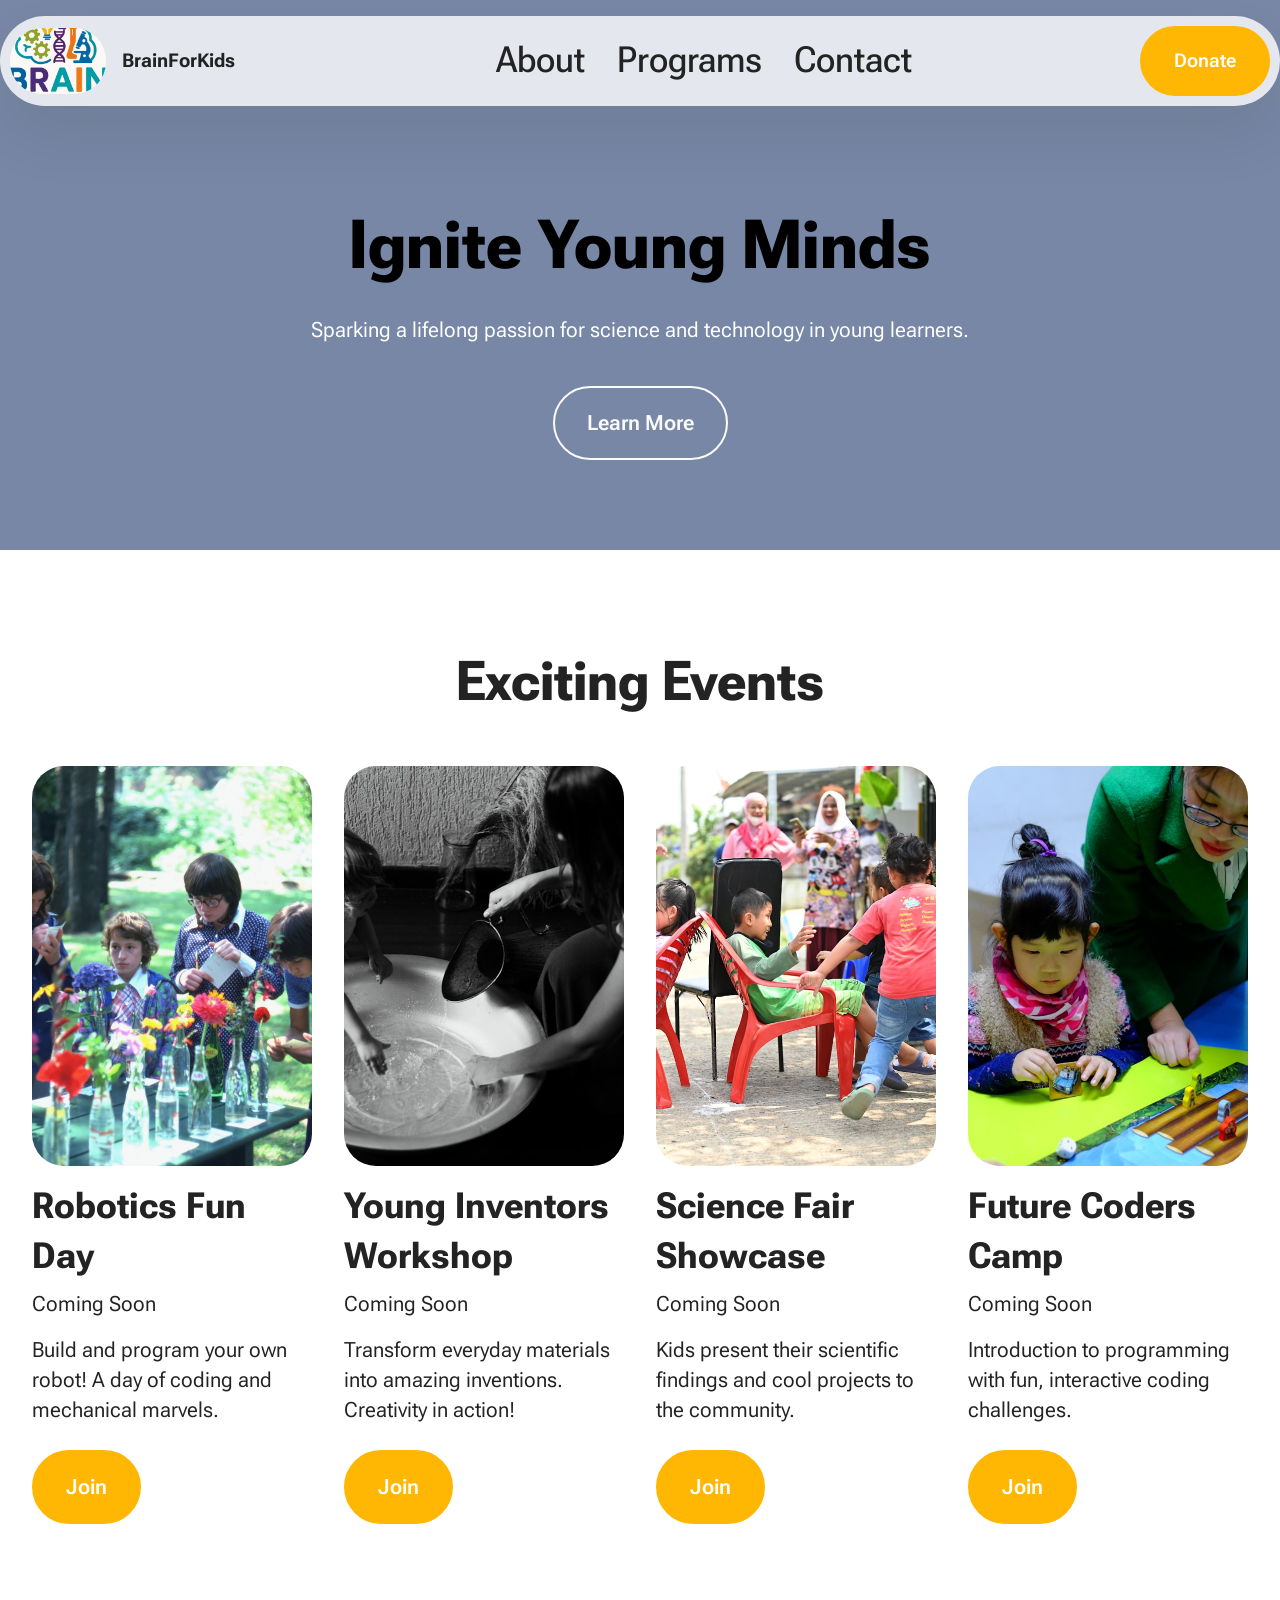
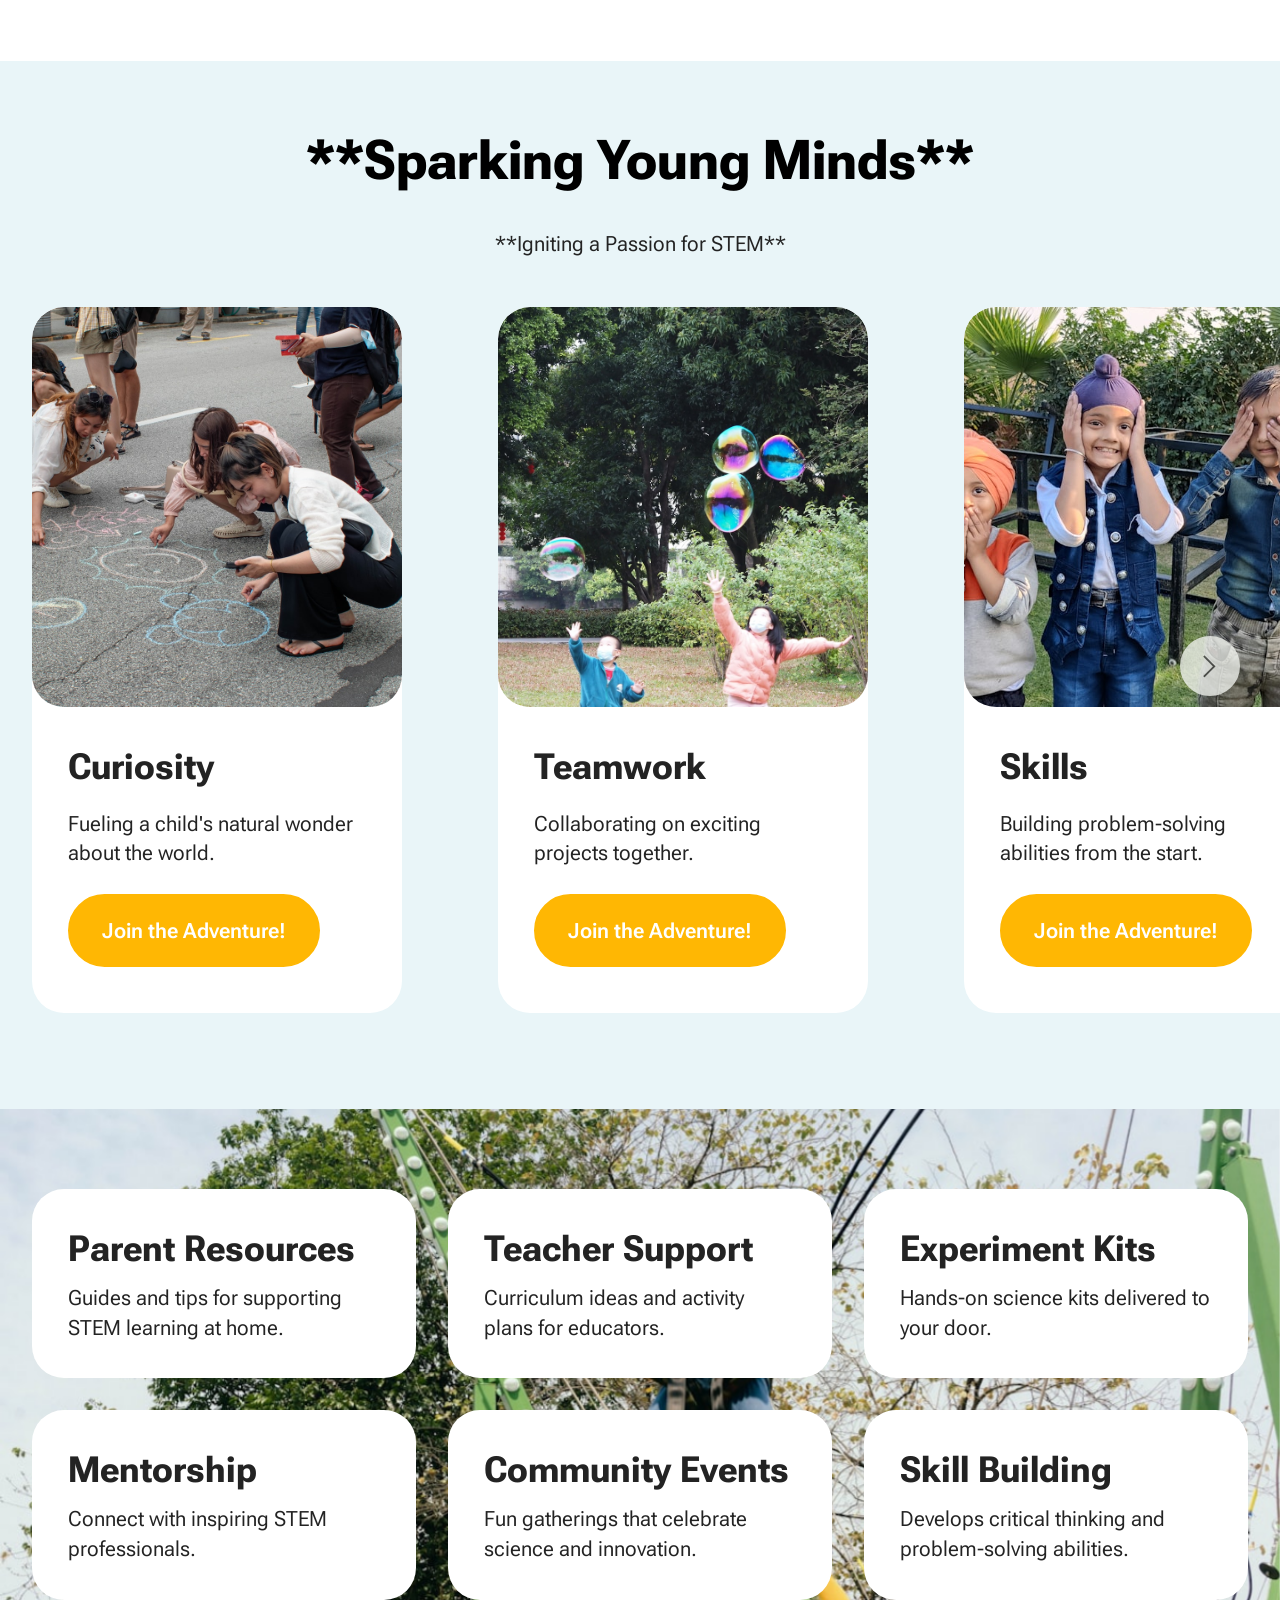
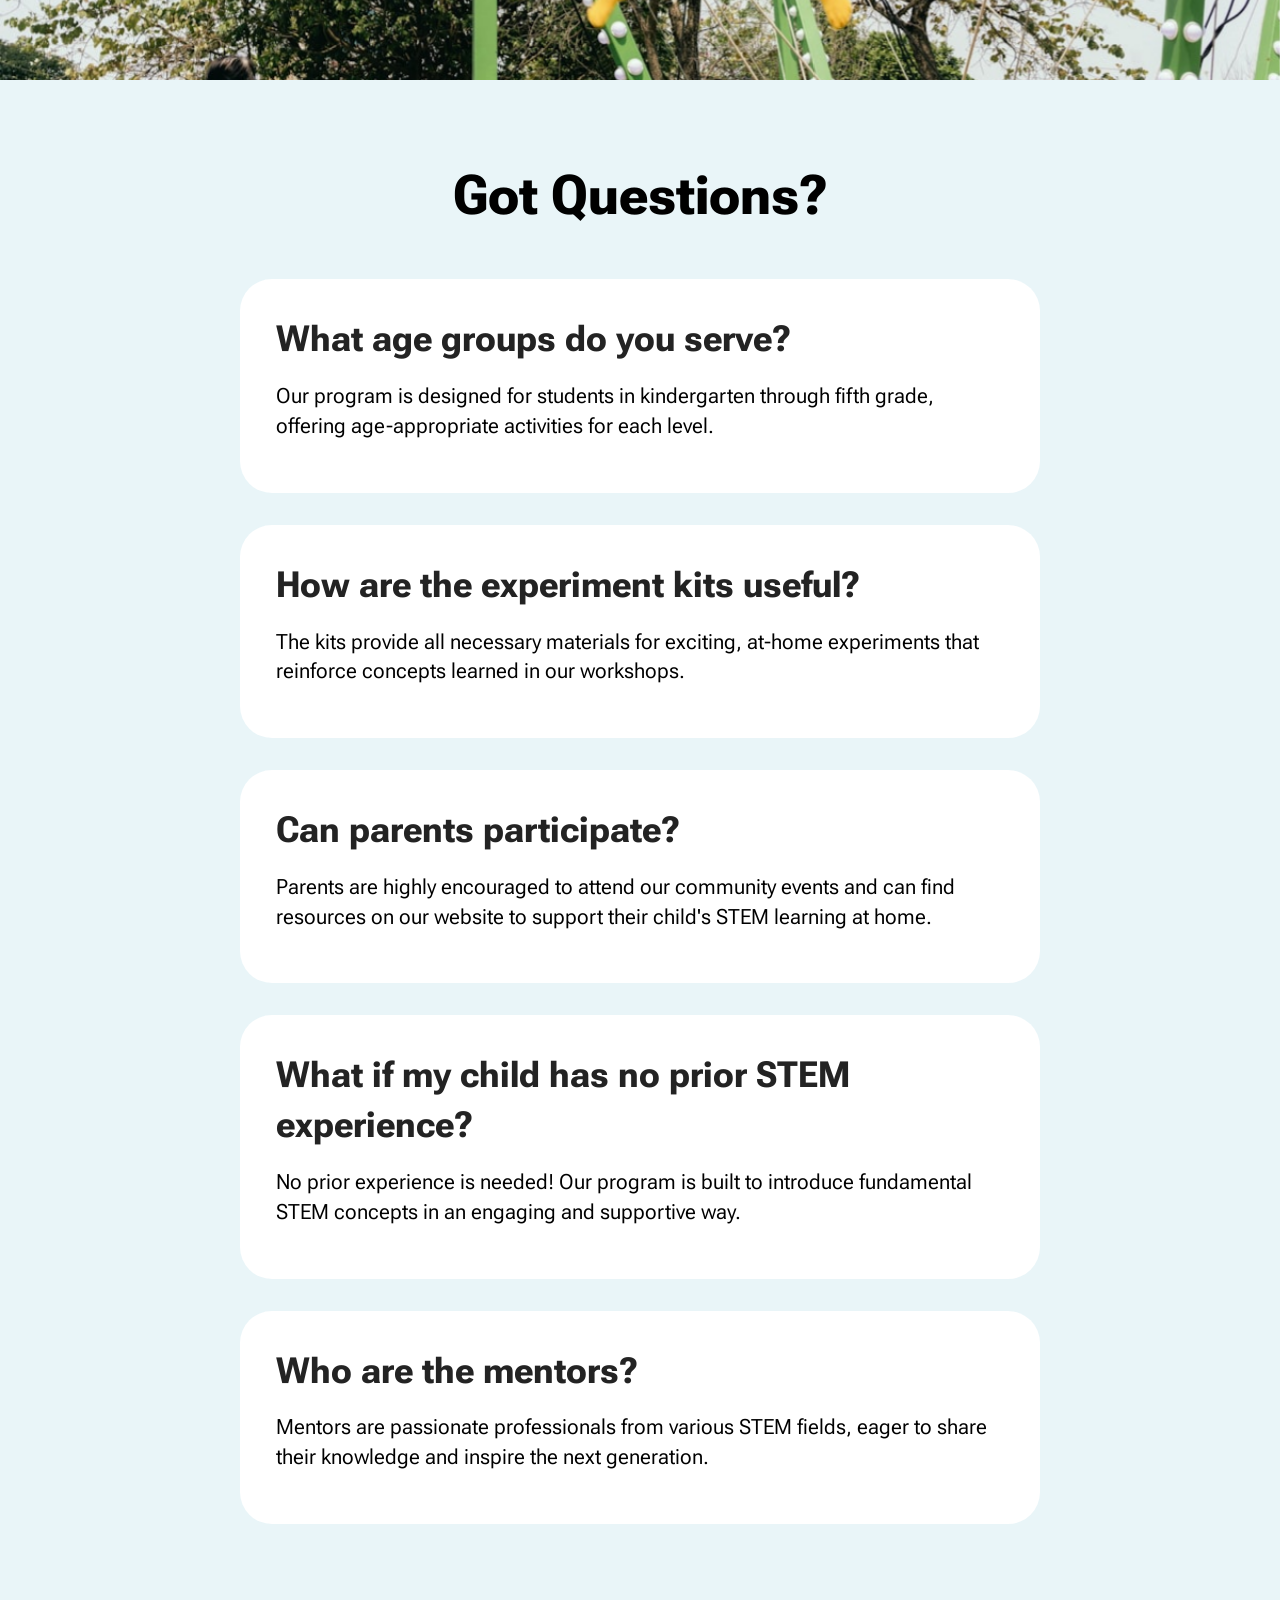
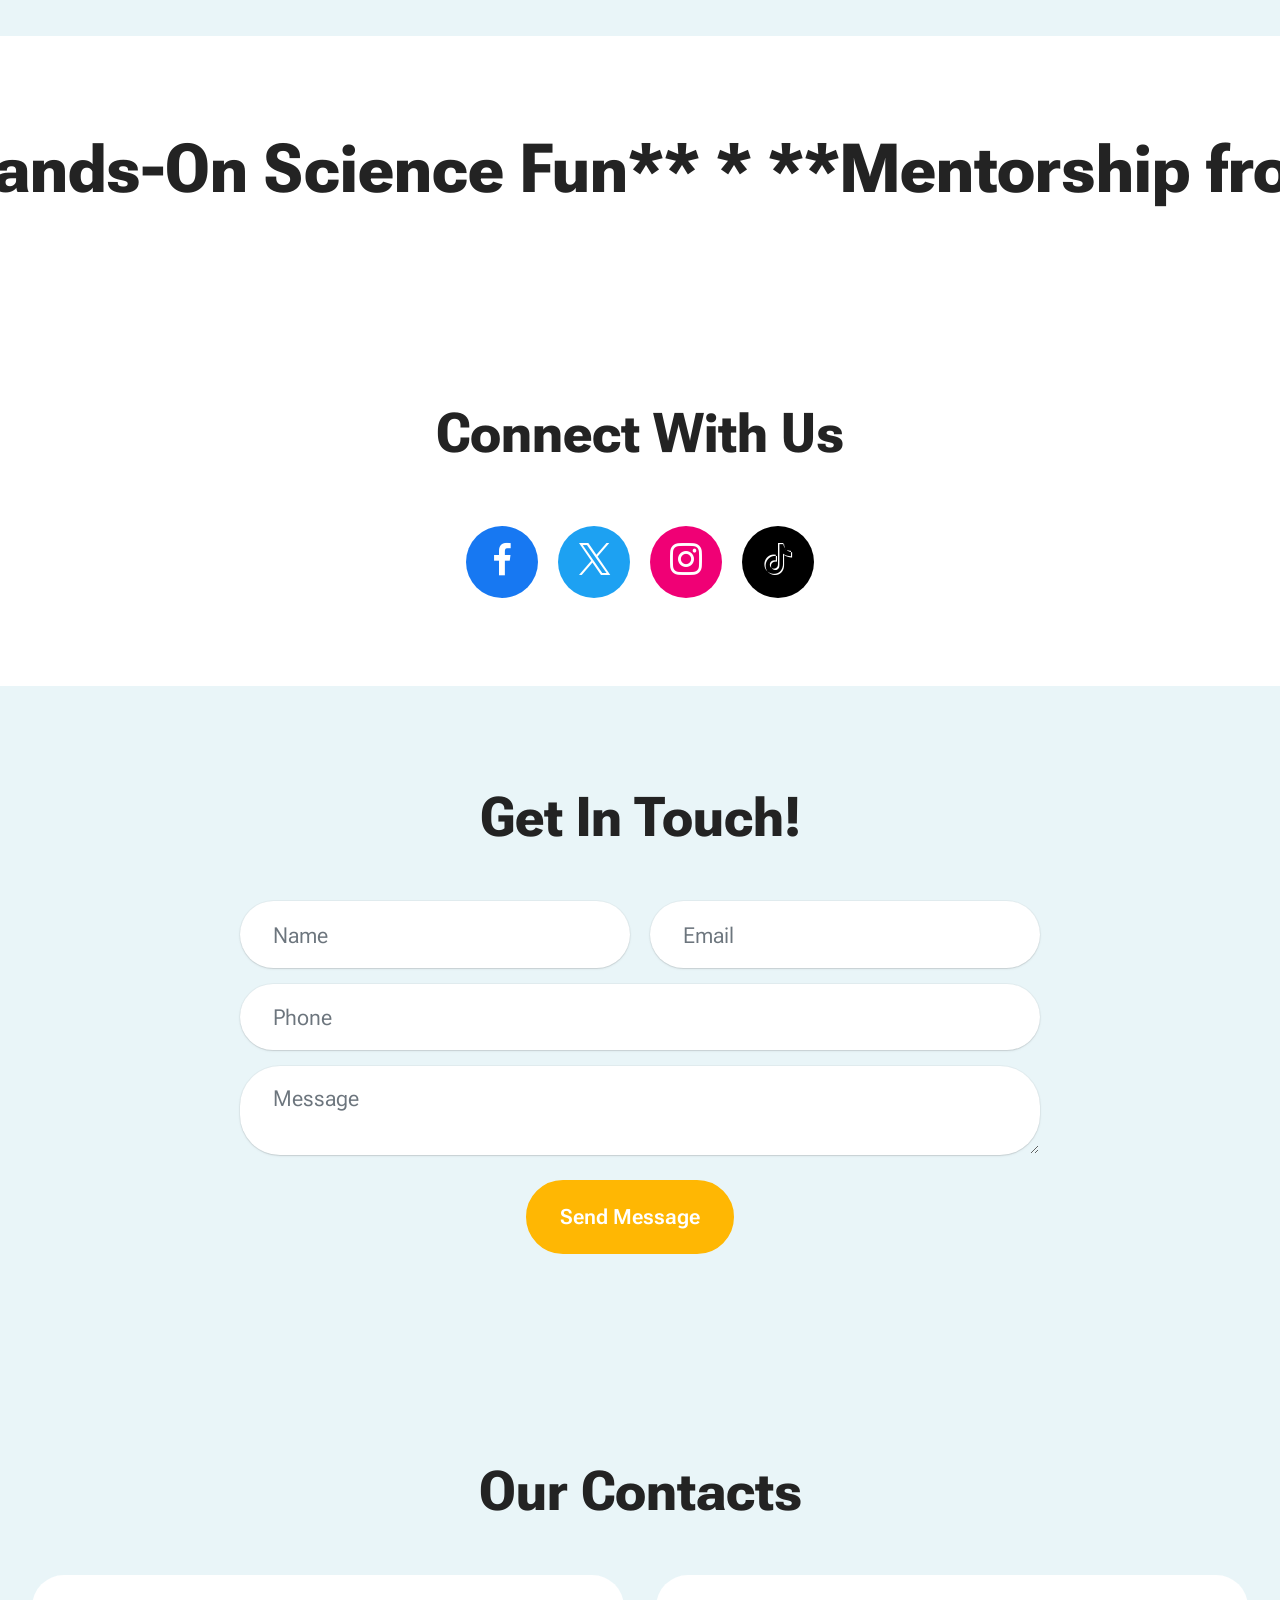
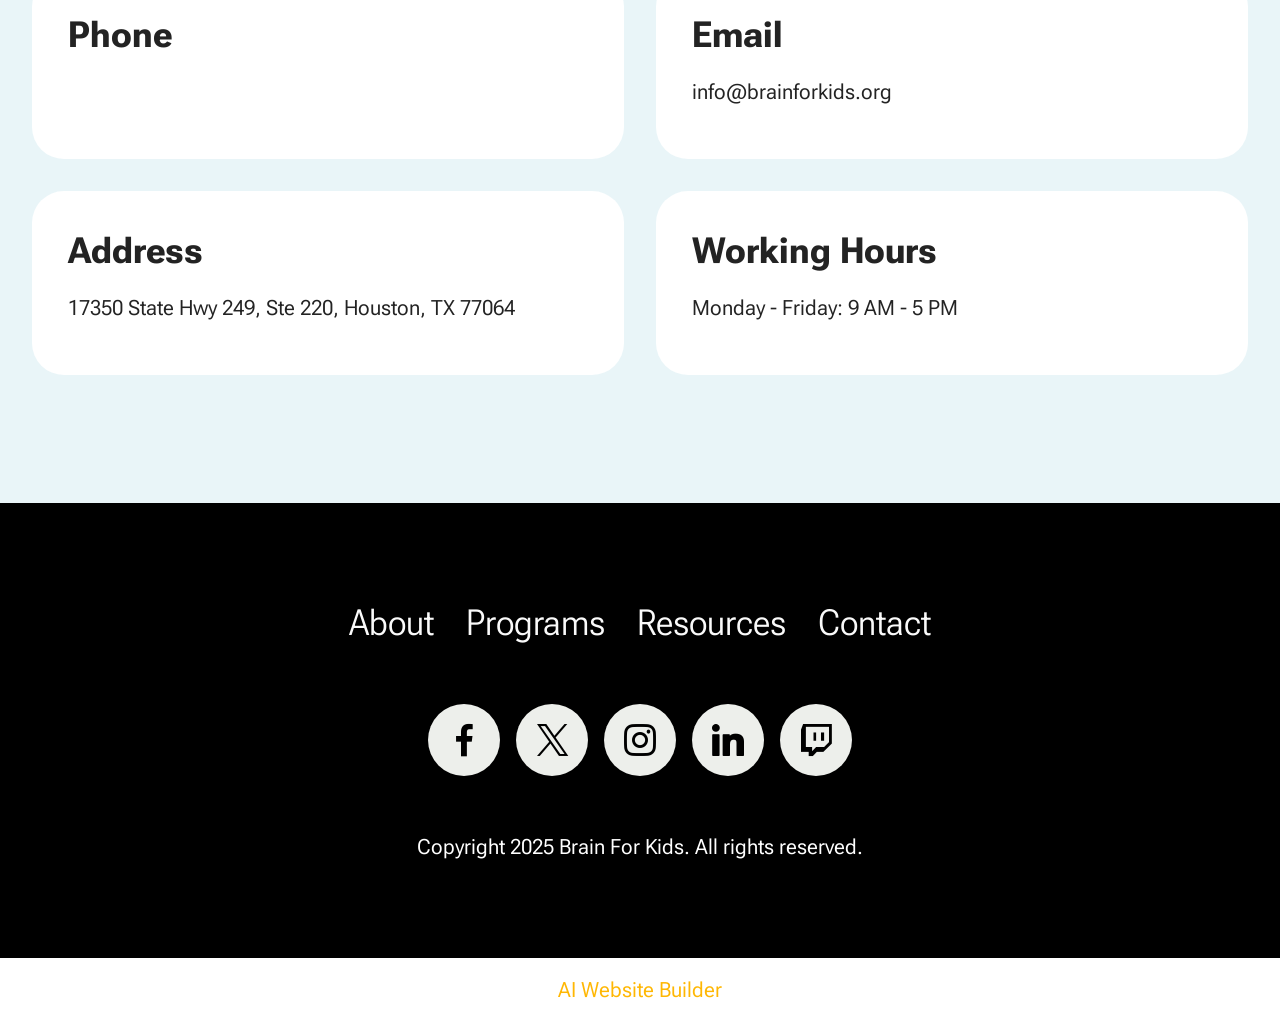
<file: programs.html>
<!DOCTYPE html>
<html  >
<head>
  <!-- Site made with Mobirise Website Builder v6.1.12, https://mobirise.com -->
  <meta charset="UTF-8">
  <meta http-equiv="X-UA-Compatible" content="IE=edge">
  <meta name="generator" content="Mobirise v6.1.12, mobirise.com">
  <meta name="viewport" content="width=device-width, initial-scale=1, minimum-scale=1">
  <link rel="shortcut icon" href="assets/images/logo-brain-3-206x206.png" type="image/x-icon">
  <meta name="description" content="Inspire young minds with Brain For Kids! Our nonprofit STEM program offers fun, hands-on activities and projects for elementary students. Foster curiosity, teamwork, and problem-solving skills.">
  
  
  <title>Programs</title>
  <link rel="stylesheet" href="assets/web/assets/mobirise-icons2/mobirise2.css">
  <link rel="stylesheet" href="assets/bootstrap/css/bootstrap.min.css">
  <link rel="stylesheet" href="assets/parallax/jarallax.css">
  <link rel="stylesheet" href="assets/dropdown/css/style.css">
  <link rel="stylesheet" href="assets/socicon/css/styles.css">
  <link rel="stylesheet" href="assets/theme/css/style.css">
  <link rel="preload" href="https://fonts.googleapis.com/css2?family=Roboto+Flex:wght@400;700&display=swap&display=swap" as="style" onload="this.onload=null;this.rel='stylesheet'">
  <noscript><link rel="stylesheet" href="https://fonts.googleapis.com/css2?family=Roboto+Flex:wght@400;700&display=swap&display=swap"></noscript>
  <link rel="preload" as="style" href="assets/mobirise/css/mbr-additional.css?v=nhW8S8"><link rel="stylesheet" href="assets/mobirise/css/mbr-additional.css?v=nhW8S8" type="text/css">

  
  
  
</head>
<body>
  
  <section data-bs-version="5.1" class="menu menu2 cid-uY8VzWuk2z" once="menu" id="menu02-f">
	

	<nav class="navbar navbar-dropdown navbar-fixed-top navbar-expand-lg">
		<div class="container">
			<div class="navbar-brand">
				<span class="navbar-logo">
					<a href="https://mobiri.se">
						<img src="assets/images/logo-brain-3-206x206.png" alt="Mobirise Website Builder" style="height: 4.1rem;">
					</a>
				</span>
				<span class="navbar-caption-wrap"><a class="navbar-caption text-black display-4" href="https://mobiri.se">BrainForKids</a></span>
			</div>
			<button class="navbar-toggler" type="button" data-toggle="collapse" data-bs-toggle="collapse" data-target="#navbarSupportedContent" data-bs-target="#navbarSupportedContent" aria-controls="navbarNavAltMarkup" aria-expanded="false" aria-label="Toggle navigation">
				<div class="hamburger">
					<span></span>
					<span></span>
					<span></span>
					<span></span>
				</div>
			</button>
			<div class="collapse navbar-collapse" id="navbarSupportedContent">
				<ul class="navbar-nav nav-dropdown" data-app-modern-menu="true"><li class="nav-item">
						<a class="nav-link link text-black text-primary display-5" href="about.html">About</a>
					</li>
					<li class="nav-item">
						<a class="nav-link link text-black text-primary display-5" href="programs.html" aria-expanded="false">Programs</a>
					</li>
					<li class="nav-item">
						<a class="nav-link link text-black text-primary display-5" href="about.html">Contact</a>
					</li></ul>
				
				<div class="navbar-buttons mbr-section-btn"><a class="btn btn-primary display-4" href="donate.html">Donate</a></div>
			</div>
		</div>
	</nav>
</section>

<section data-bs-version="5.1" class="header18 cid-uY8VzWGWag" id="header18-g">
  

  
  <div class="container-fluid">
    <div class="row">
      <div class="content-wrap col-12 col-md-12">
        <h1 class="mbr-section-title mbr-fonts-style mbr-white mb-4 display-1">
          <strong>Ignite Young Minds</strong>
        </h1>
        
        <p class="mbr-fonts-style mbr-text mbr-white mb-4 display-7">Sparking a lifelong passion for science and technology in young learners.</p>
        <div class="mbr-section-btn"><a class="btn btn-white-outline display-7" href="https://mobiri.se">Learn More</a></div>
      </div>
    </div>
  </div>
</section>

<section data-bs-version="5.1" class="features03 cid-uY8VzXGzeG" id="features03-m">
  
  
  <div class="container-fluid">
    <div class="row justify-content-center mb-5">
      <div class="col-12 content-head">
        <div class="mbr-section-head">
          <h4 class="mbr-section-title mbr-fonts-style align-center mb-0 display-2">
            <strong>Exciting Events</strong>
          </h4>
          
        </div>
      </div>
    </div>
    <div class="row">
      <div class="item features-image col-12 col-md-6 col-lg-3 active">
        <div class="item-wrapper">
          <div class="item-img mb-3">
            <img src="assets/images/photo-1727518913046-375981cf1629.jpeg" alt="Mobirise Website Builder" title="">
          </div>
          <div class="item-content align-left">
            <h5 class="item-title mbr-fonts-style mt-0 mb-2 display-5">
              <strong>Robotics Fun Day</strong>
            </h5>
            <p class="mbr-text mbr-fonts-style mb-3 display-7">Coming Soon</p>
            <p class="mbr-text mbr-fonts-style mb-3 display-7">Build and program your own robot! A day of coding and mechanical marvels.</p>
            <div class="mbr-section-btn item-footer">
              <a href="" class="btn item-btn btn-primary display-7">Join</a>
            </div>
          </div>
        </div>
      </div>
      <div class="item features-image col-12 col-md-6 col-lg-3">
        <div class="item-wrapper">
          <div class="item-img mb-3">
            <img src="assets/images/photo-1583471258268-4c1296d4e4c7.jpeg" alt="Mobirise Website Builder" title="" data-slide-to="1" data-bs-slide-to="1">
          </div>
          <div class="item-content align-left">
            <h5 class="item-title mbr-fonts-style mb-2 mt-0 display-5">
              <strong>Young Inventors Workshop</strong>
            </h5>
            <p class="mbr-text mbr-fonts-style mb-3 display-7">Coming Soon</p>
            <p class="mbr-text mbr-fonts-style mb-3 display-7">Transform everyday materials into amazing inventions. Creativity in action!</p>
            <div class="mbr-section-btn item-footer">
              <a href="" class="btn item-btn btn-primary display-7">Join</a>
            </div>
          </div>
        </div>
      </div>
      <div class="item features-image col-12 col-md-6 col-lg-3">
        <div class="item-wrapper">
          <div class="item-img mb-3">
            <img src="assets/images/photo-1643214410415-de1976ad74ff.jpeg" alt="Mobirise Website Builder" title="" data-slide-to="2" data-bs-slide-to="2">
          </div>
          <div class="item-content align-left">
            <h5 class="item-title mbr-fonts-style mb-2 mt-0 display-5">
              <strong>Science Fair Showcase</strong>
            </h5>
            <p class="mbr-text mbr-fonts-style mb-3 display-7">Coming Soon</p>
            <p class="mbr-text mbr-fonts-style mb-3 display-7">Kids present their scientific findings and cool projects to the community.</p>
            <div class="mbr-section-btn item-footer">
              <a href="" class="btn item-btn btn-primary display-7">Join</a>
            </div>
          </div>
        </div>
      </div>
      <div class="item features-image col-12 col-md-6 col-lg-3">
        <div class="item-wrapper">
          <div class="item-img mb-3">
            <img src="assets/images/photo-1544772711-57da9c7368fa.jpeg" alt="Mobirise Website Builder" title="" data-slide-to="2" data-bs-slide-to="2">
          </div>
          <div class="item-content align-left">
            <h5 class="item-title mbr-fonts-style mb-2 mt-0 display-5">
              <strong>Future Coders Camp</strong>
            </h5>
            <p class="mbr-text mbr-fonts-style mb-3 display-7">Coming Soon</p>
            <p class="mbr-text mbr-fonts-style mb-3 display-7">Introduction to programming with fun, interactive coding challenges.</p>
            <div class="mbr-section-btn item-footer">
              <a href="" class="btn item-btn btn-primary display-7">Join</a>
            </div>
          </div>
        </div>
      </div>
    </div>
  </div>
</section>

<section data-bs-version="5.1" class="features017 mbr-embla cid-uY8VzYsry1" id="features017-q">
    
    
    <div class="position-relative">
        <div class="container-fluid">
            <div class="row justify-content-center">
                <div class="col-12 content-head">
                    <div class="mbr-section-head mb-5">
                        <h4 class="mbr-section-title mbr-fonts-style align-center mb-0 display-2">
                            <strong>**Sparking Young Minds**</strong>
                        </h4>
                        <h5 class="mbr-section-subtitle mbr-fonts-style align-center mb-0 mt-4 display-7">**Igniting a Passion for STEM**</h5>
                    </div>
                </div>
            </div>
        </div>

        <div class="embla" data-skip-snaps="true" data-align="center" data-contain-scroll="trimSnaps" data-auto-play-interval="5" data-draggable="true">
            <div class="embla__viewport container-fluid">
                <div class="embla__container">
                    <div class="embla__slide slider-image item active" style="margin-left: 3rem; margin-right: 3rem;">
                        <div class="slide-content">
                            <div class="item-img">
                                <div class="item-wrapper">
                                    <img src="assets/images/photo-1693626338342-9d0eb28a6b35.jpeg" alt="Mobirise Website Builder" title="" data-slide-to="1" data-bs-slide-to="1">
                                </div>
                            </div>
                            <div class="item-content">
                                <h5 class="item-title mbr-fonts-style display-5">
                                    <strong>Curiosity</strong>
                                </h5>
                                
                                <p class="mbr-text mbr-fonts-style mt-3 display-7">Fueling a child's natural wonder about the world.</p>
                            </div>

                            <div class="mbr-section-btn item-footer mt-2">
                                <a href="" class="btn item-btn btn-primary display-7" target="_blank">Join the Adventure!</a>
                            </div>
                        </div>
                    </div>
                    <div class="embla__slide slider-image item" style="margin-left: 3rem; margin-right: 3rem;">
                        <div class="slide-content">
                            <div class="item-img">
                                <div class="item-wrapper">
                                    <img src="assets/images/photo-1676292510113-4d583a34d005.jpeg" alt="Mobirise Website Builder" title="" data-slide-to="2" data-bs-slide-to="2">
                                </div>
                            </div>
                            <div class="item-content">
                                <h5 class="item-title mbr-fonts-style display-5">
                                    <strong>Teamwork</strong>
                                </h5>
                                
                                <p class="mbr-text mbr-fonts-style mt-3 display-7">Collaborating on exciting projects together.</p>
                            </div>
                            <div class="mbr-section-btn item-footer mt-2">
                                <a href="" class="btn item-btn btn-primary display-7" target="_blank">Join the Adventure!</a>
                            </div>
                        </div>
                    </div>
                    <div class="embla__slide slider-image item" style="margin-left: 3rem; margin-right: 3rem;">
                        <div class="slide-content">
                            <div class="item-img">
                                <div class="item-wrapper">
                                    <img src="assets/images/photo-1640544634610-fac94ff37c21.jpeg" alt="Mobirise Website Builder" title="" data-slide-to="3" data-bs-slide-to="3">
                                </div>
                            </div>
                            <div class="item-content">
                                <h5 class="item-title mbr-fonts-style display-5">
                                    <strong>Skills</strong>
                                </h5>
                                
                                <p class="mbr-text mbr-fonts-style mt-3 display-7">Building problem-solving abilities from the start.</p>
                            </div>
                            <div class="mbr-section-btn item-footer mt-2">
                                <a href="" class="btn item-btn btn-primary display-7" target="_blank">Join the Adventure!</a>
                            </div>
                        </div>
                    </div>
                    <div class="embla__slide slider-image item" style="margin-left: 3rem; margin-right: 3rem;">
                        <div class="slide-content">
                            <div class="item-img">
                                <div class="item-wrapper">
                                    <img src="assets/images/photo-1725645580218-69de37bd12a3.jpeg" alt="Mobirise Website Builder" title="" data-slide-to="4" data-bs-slide-to="4">
                                </div>
                            </div>
                            <div class="item-content">
                                <h5 class="item-title mbr-fonts-style display-5">
                                    <strong>Innovation</strong>
                                </h5>
                                
                                <p class="mbr-text mbr-fonts-style mt-3 display-7">Encouraging creative thinking and new ideas.</p>
                            </div>
                            <div class="mbr-section-btn item-footer mt-2">
                                <a href="" class="btn item-btn btn-primary display-7" target="_blank">Join the Adventure!</a>
                            </div>
                        </div>
                    </div>
                    <div class="embla__slide slider-image item" style="margin-left: 3rem; margin-right: 3rem;">
                        <div class="slide-content">
                            <div class="item-img">
                                <div class="item-wrapper">
                                    <img src="assets/images/photo-1615909340810-3ec0e50f9e4d.jpeg" alt="Mobirise Website Builder" title="" data-slide-to="5" data-bs-slide-to="5">
                                </div>
                            </div>
                            <div class="item-content">
                                <h5 class="item-title mbr-fonts-style display-5">
                                    <strong>Accessibility</strong>
                                </h5>
                                
                                <p class="mbr-text mbr-fonts-style mt-3 display-7">Making science exciting and available to every child.</p>
                            </div>
                            <div class="mbr-section-btn item-footer mt-2">
                                <a href="" class="btn item-btn btn-primary display-7" target="_blank">Join the Adventure!</a>
                            </div>
                        </div>
                    </div>
                </div>
            </div>
            <button class="embla__button embla__button--prev">
                <span class="mobi-mbri mobi-mbri-arrow-prev mbr-iconfont" aria-hidden="true"></span>
                <span class="sr-only visually-hidden visually-hidden">Previous</span>
            </button>
            <button class="embla__button embla__button--next">
                <span class="mobi-mbri mobi-mbri-arrow-next mbr-iconfont" aria-hidden="true"></span>
                <span class="sr-only visually-hidden visually-hidden">Next</span>
            </button>
        </div>
    </div>
</section>

<section data-bs-version="5.1" class="features5 cid-uY8VzY15oq mbr-parallax-background" id="features05-o">
    

    
    
    <div class="container">
        
        <div class="row">
            <div class="item features-without-image col-12 col-md-6 col-lg-4 item-mb">
                <div class="item-wrapper">
                    <div class="card-box align-left">
                        
                        <h5 class="card-title mbr-fonts-style display-5">
                            <strong>Parent Resources</strong>
                        </h5>
                        <p class="card-text mbr-fonts-style display-7">Guides and tips for supporting STEM learning at home.</p>
                        
                    </div>
                </div>
            </div>
            <div class="item features-without-image col-12 col-md-6 col-lg-4 item-mb">
                <div class="item-wrapper">
                    <div class="card-box align-left">
                        
                        <h5 class="card-title mbr-fonts-style display-5">
                            <strong>Teacher Support</strong>
                        </h5>
                        <p class="card-text mbr-fonts-style display-7">Curriculum ideas and activity plans for educators.</p>
                        
                    </div>
                </div>
            </div>
            <div class="item features-without-image col-12 col-md-6 col-lg-4 item-mb">
                <div class="item-wrapper">
                    <div class="card-box align-left">
                        
                        <h5 class="card-title mbr-fonts-style display-5">
                            <strong>Experiment Kits</strong>
                        </h5>
                        <p class="card-text mbr-fonts-style display-7">Hands-on science kits delivered to your door.</p>
                        
                    </div>
                </div>
            </div>
            <div class="item features-without-image col-12 col-md-6 col-lg-4 item-mb">
                <div class="item-wrapper">
                    <div class="card-box align-left">
                        
                        <h5 class="card-title mbr-fonts-style display-5">
                            <strong>Mentorship</strong>
                        </h5>
                        <p class="card-text mbr-fonts-style display-7">Connect with inspiring STEM professionals.</p>
                        
                    </div>
                </div>
            </div>
            <div class="item features-without-image col-12 col-md-6 col-lg-4 item-mb">
                <div class="item-wrapper">
                    <div class="card-box align-left">
                        
                        <h5 class="card-title mbr-fonts-style display-5">
                            <strong>Community Events</strong>
                        </h5>
                        <p class="card-text mbr-fonts-style display-7">Fun gatherings that celebrate science and innovation.</p>
                        
                    </div>
                </div>
            </div>
            <div class="item features-without-image col-12 col-md-6 col-lg-4 item-mb">
                <div class="item-wrapper">
                    <div class="card-box align-left">
                        
                        <h5 class="card-title mbr-fonts-style display-5">
                            <strong>Skill Building</strong>
                        </h5>
                        <p class="card-text mbr-fonts-style display-7">Develops critical thinking and problem-solving abilities.</p>
                        
                    </div>
                </div>
            </div>
        </div>
    </div>
</section>

<section data-bs-version="5.1" class="list05 cid-uY8VzXTJTB" id="list05-n">
    
    <div class="container">
        <div class="col-12 mb-5 content-head">
            <h3 class="mbr-section-title mbr-fonts-style align-center mb-0 display-2">
                <strong>Got Questions?</strong>
            </h3>
            
        </div>
        <div class="row justify-content-center ">
            <div class="col-12 col-lg-8">
                <div class="item features-without-image col-12 active">
                    <div class="item-wrapper">
                        <h5 class="mbr-card-title mbr-fonts-style mt-0 mb-3 display-5">
                            <strong>What age groups do you serve?</strong></h5>
                        <p class="mbr-text mbr-fonts-style mt-0 mb-3 display-7">Our program is designed for students in kindergarten through fifth grade, offering age-appropriate activities for each level.</p>
                    </div>
                </div>
                <div class="item features-without-image col-12">
                    <div class="item-wrapper">
                        <h5 class="mbr-card-title mbr-fonts-style mt-0 mb-3 display-5">
                            <strong>How are the experiment kits useful?</strong></h5>
                        <p class="mbr-text mbr-fonts-style mt-0 mb-3 display-7">The kits provide all necessary materials for exciting, at-home experiments that reinforce concepts learned in our workshops.</p>
                    </div>
                </div>
                <div class="item features-without-image col-12">
                    <div class="item-wrapper">
                        <h5 class="mbr-card-title mbr-fonts-style mt-0 mb-3 display-5">
                            <strong>Can parents participate?</strong></h5>
                        <p class="mbr-text mbr-fonts-style mt-0 mb-3 display-7">Parents are highly encouraged to attend our community events and can find resources on our website to support their child's STEM learning at home.</p>
                    </div>
                </div>
                <div class="item features-without-image col-12">
                  <div class="item-wrapper">
                      <h5 class="mbr-card-title mbr-fonts-style mt-0 mb-3 display-5">
                          <strong>What if my child has no prior STEM experience?</strong></h5>
                      <p class="mbr-text mbr-fonts-style mt-0 mb-3 display-7">No prior experience is needed! Our program is built to introduce fundamental STEM concepts in an engaging and supportive way.</p>
                  </div>
              </div>
              <div class="item features-without-image col-12">
                <div class="item-wrapper">
                    <h5 class="mbr-card-title mbr-fonts-style mt-0 mb-3 display-5">
                        <strong>Who are the mentors?</strong></h5>
                    <p class="mbr-text mbr-fonts-style mt-0 mb-3 display-7">Mentors are passionate professionals from various STEM fields, eager to share their knowledge and inspire the next generation.</p>
                </div>
            </div>
            </div>
        </div>
    </div>
</section>

<section data-bs-version="5.1" class="gallery10 cid-uY8VzZmWR9" id="gallery10-t">
  


  <div class="container-fluid">

      <div class="loop-container">
        <div class="item display-1" data-linewords="**Hands-On Science Fun** * **Mentorship from Experts** * " data-direction="-1" data-speed="0.05">☁️ Best offers ☁️ Free delivery ☁️ Perfect design ☁️ Comfort ☁️ Support 24/7 ☁️ Vibes</div>

        <div class="item display-1" data-linewords="**Hands-On Science Fun** * **Mentorship from Experts** * " data-direction="-1" data-speed="0.05">☁️ Best offers ☁️ Free delivery ☁️ Perfect design ☁️ Comfort ☁️ Support 24/7 ☁️ Vibes</div>
      </div>
    
  </div>
</section>

<section data-bs-version="5.1" class="social4 cid-uY8VzZvYXM" id="social04-u">
    
    
    

    <div class="container">
        <div class="media-container-row">
            <div class="col-12">
                <h3 class="mbr-section-title align-center mb-5 mbr-fonts-style display-2">
                    <strong>Connect With Us</strong>
                </h3>
                <div class="social-list align-center">
                    <a class="iconfont-wrapper bg-facebook m-2 " target="_blank" href="https://mobiri.se">
                        <span class="socicon-facebook socicon"></span>
                    </a>
                    <a class="iconfont-wrapper bg-twitter m-2" href="https://mobiri.se" target="_blank">
                        <span class="socicon-twitter socicon"></span>
                    </a>
                    <a class="iconfont-wrapper bg-instagram m-2" href="https://mobiri.se" target="_blank">
                        <span class="socicon-instagram socicon"></span>
                    </a>
                    
                    
                    
                    
                    
                    <a class="iconfont-wrapper bg-tiktok m-2" href="https://mobiri.se" target="_blank">
                        <span class="socicon-tiktok socicon"></span>
                    </a>
                    
                    
                </div>
            </div>
        </div>
    </div>
</section>

<section data-bs-version="5.1" class="form5 cid-uY8VzZL8Ro" id="form02-v">
    
    
    <div class="container">
        <div class="row justify-content-center">
            <div class="col-12 content-head">
                <div class="mbr-section-head mb-5">
                    <h3 class="mbr-section-title mbr-fonts-style align-center mb-0 display-2">
                        <strong>Get In Touch!</strong>
                    </h3>
                    
                </div>
            </div>
        </div>
        <div class="row justify-content-center">
            <div class="col-lg-8 mx-auto mbr-form" data-form-type="formoid">
                <form action="https://mobirise.eu/" method="POST" class="mbr-form form-with-styler" data-form-title="Form Name"><input type="hidden" name="email" data-form-email="true" value="BLsAz8yvgLGJtsJ+WWxXAp6/qJ+LgNyJbflM/8uPYnPmVfRmLB8WR6/fPF1rvnnVVj16HNunCYywbgADtsrZ0SVcAwCazqfZQqITAZdMcQsyXoLNqlWAkBNRZP3CPQNJ">
                    <div class="row">
                        <div hidden="hidden" data-form-alert="" class="alert alert-success col-12">Thanks for filling out the form!</div>
                        <div hidden="hidden" data-form-alert-danger="" class="alert alert-danger col-12">
                            Oops...! some problem!
                        </div>
                    </div>
                    <div class="dragArea row">
                        <div class="col-md col-sm-12 form-group mb-3" data-for="name">
                            <input type="text" name="name" placeholder="Name" data-form-field="name" class="form-control" value="" id="name-form02-v">
                        </div>
                        <div class="col-md col-sm-12 form-group mb-3" data-for="email">
                            <input type="email" name="email" placeholder="Email" data-form-field="email" class="form-control" value="" id="email-form02-v">
                        </div>
                        <div class="col-12 form-group mb-3 mb-3" data-for="url">
                            <input type="url" name="url" placeholder="Phone" data-form-field="url" class="form-control" value="" id="url-form02-v">
                        </div>
                        <div class="col-12 form-group mb-3" data-for="textarea">
                            <textarea name="textarea" placeholder="Message" data-form-field="textarea" class="form-control" id="textarea-form02-v"></textarea>
                        </div>
                        <div class="col-lg-12 col-md-12 col-sm-12 align-center mbr-section-btn">
                            <button type="submit" class="btn btn-primary display-7">Send Message</button>
                        </div>
                    </div>
                </form>
            </div>
        </div>
    </div>
</section>

<section data-bs-version="5.1" class="contacts01 cid-uY8VzZUTi4" id="contacts01-w">
    

    
    
    <div class="container">
        <div class="row justify-content-center">
            <div class="col-12 content-head">
                <div class="mbr-section-head mb-5">
                    <h3 class="mbr-section-title mbr-fonts-style align-center mb-0 display-2">
                        <strong>Our Contacts</strong>
                    </h3>
                    
                </div>
            </div>
        </div>
        <div class="row">
            <div class="item features-without-image col-12 col-md-6 active">
                <div class="item-wrapper">
                    <div class="text-wrapper">
                        <h6 class="card-title mbr-fonts-style mb-3 display-5">
                            <strong>Phone</strong>
                        </h6>
                        <p class="mbr-text mbr-fonts-style display-7"></p>
                    </div>
                </div>
            </div>
            <div class="item features-without-image col-12 col-md-6">
                <div class="item-wrapper">
                    <div class="text-wrapper">
                        <h6 class="card-title mbr-fonts-style mb-3 display-5">
                            <strong>Email</strong>
                        </h6>
                        <p class="mbr-text mbr-fonts-style display-7">
                            <a href="mailto:info@brainforkids.org" class="text-black">info@brainforkids.org</a>
                        </p>
                    </div>
                </div>
            </div>
            <div class="item features-without-image col-12 col-md-6">
                <div class="item-wrapper">
                    <div class="text-wrapper">
                        <h6 class="card-title mbr-fonts-style mb-3 display-5">
                            <strong>Address</strong>
                        </h6>
                        <p class="mbr-text mbr-fonts-style display-7">17350 State Hwy 249, Ste 220, Houston, TX 77064</p>
                    </div>
                </div>
            </div>
            <div class="item features-without-image col-12 col-md-6">
                <div class="item-wrapper">
                    <div class="text-wrapper">
                        <h6 class="card-title mbr-fonts-style mb-3 display-5">
                            <strong>Working Hours</strong>
                        </h6>
                        <p class="mbr-text mbr-fonts-style display-7">Monday - Friday: 9 AM - 5 PM</p>
                    </div>
                </div>
            </div>
        </div>
    </div>
</section>

<section data-bs-version="5.1" class="footer3 cid-uY8VA07BVt" once="footers" id="footer03-x">

        

    

    <div class="container">
        <div class="row">
            <div class="row-links">
                <ul class="header-menu">
                  
                  
                  
                  
                <li class="header-menu-item mbr-fonts-style display-5">
                    <a href="#" class="text-white">About</a>
                  </li><li class="header-menu-item mbr-fonts-style display-5">
                    <a href="#" class="text-white">Programs</a>
                  </li><li class="header-menu-item mbr-fonts-style display-5">
                    <a href="#" class="text-white">Resources</a>
                  </li><li class="header-menu-item mbr-fonts-style display-5">
                    <a href="#" class="text-white">Contact</a>
                  </li></ul>
              </div>

            <div class="col-12 mt-4">
                <div class="social-row">
                    <div class="soc-item">
                        <a href="https://mobiri.se/" target="_blank">
                            <span class="mbr-iconfont socicon socicon-facebook display-7"></span>
                        </a>
                    </div>
                    <div class="soc-item">
                        <a href="https://mobiri.se/" target="_blank">
                            <span class="mbr-iconfont socicon-twitter socicon"></span>
                        </a>
                    </div>
                    <div class="soc-item">
                        <a href="https://mobiri.se/" target="_blank">
                            <span class="mbr-iconfont socicon-instagram socicon"></span>
                        </a>
                    </div>
                    <div class="soc-item">
                        <a href="https://mobiri.se/" target="_blank">
                            <span class="mbr-iconfont socicon socicon-linkedin"></span>
                        </a>
                    </div>
                    <div class="soc-item">
                        <a href="https://mobiri.se/" target="_blank">
                            <span class="mbr-iconfont socicon socicon-twitch"></span>
                        </a>
                    </div>
                </div>
            </div>
            <div class="col-12 mt-5">
                <p class="mbr-fonts-style copyright display-7">Copyright 2025 Brain For Kids. All rights reserved.</p>
            </div>
        </div>
    </div>
</section><section class="display-7" style="padding: 0;align-items: center;justify-content: center;flex-wrap: wrap;    align-content: center;display: flex;position: relative;height: 4rem;"><a href="https://mobiri.se/4223311" style="flex: 1 1;height: 4rem;position: absolute;width: 100%;z-index: 1;"><img alt="" style="height: 4rem;" src="[data-uri]"></a><p style="margin: 0;text-align: center;" class="display-7">&#8204;</p><a style="z-index:1" href="https://mobirise.com/builder/ai-website-builder.html">AI Website Builder</a></section><script src="assets/bootstrap/js/bootstrap.bundle.min.js"></script>  <script src="assets/parallax/jarallax.js"></script>  <script src="assets/smoothscroll/smooth-scroll.js"></script>  <script src="assets/ytplayer/index.js"></script>  <script src="assets/dropdown/js/navbar-dropdown.js"></script>  <script src="assets/embla/embla.min.js"></script>  <script src="assets/embla/script.js"></script>  <script src="assets/theme/js/script.js"></script>  <script src="assets/formoid/formoid.min.js"></script>  
  
  
</body>
</html>
</file>
<file: assets/web/assets/mobirise-icons2/mobirise2.css>
@font-face {
  font-family: 'Moririse2';
  font-display: swap;
  src:  url('mobirise2.eot?f2bix4');
  src:  url('mobirise2.eot?f2bix4#iefix') format('embedded-opentype'),
    url('mobirise2.woff2?f2bix4') format('woff2'),
    url('mobirise2.woff?f2bix4') format('woff'),
    url('mobirise2.ttf?f2bix4') format('truetype'),
    url('mobirise2.svg?f2bix4#mobirise2') format('svg');
  font-weight: normal;
  font-style: normal;
}

[class^="mobi-"], [class*=" mobi-"] {
  /* use !important to prevent issues with browser extensions that change fonts */
  font-family: 'Moririse2' !important;
  speak: none;
  font-style: normal;
  font-weight: normal;
  font-variant: normal;
  text-transform: none;
  line-height: 1;

  /* Better Font Rendering =========== */
  -webkit-font-smoothing: antialiased;
  -moz-osx-font-smoothing: grayscale;
}

.mobi-mbri-add-submenu:before {
  content: "\e900";
}
.mobi-mbri-alert:before {
  content: "\e901";
}
.mobi-mbri-align-center:before {
  content: "\e902";
}
.mobi-mbri-align-justify:before {
  content: "\e903";
}
.mobi-mbri-align-left:before {
  content: "\e904";
}
.mobi-mbri-align-right:before {
  content: "\e905";
}
.mobi-mbri-android:before {
  content: "\e906";
}
.mobi-mbri-apple:before {
  content: "\e907";
}
.mobi-mbri-arrow-down:before {
  content: "\e908";
}
.mobi-mbri-arrow-next:before {
  content: "\e909";
}
.mobi-mbri-arrow-prev:before {
  content: "\e90a";
}
.mobi-mbri-arrow-up:before {
  content: "\e90b";
}
.mobi-mbri-bold:before {
  content: "\e90c";
}
.mobi-mbri-bookmark:before {
  content: "\e90d";
}
.mobi-mbri-bootstrap:before {
  content: "\e90e";
}
.mobi-mbri-briefcase:before {
  content: "\e90f";
}
.mobi-mbri-browse:before {
  content: "\e910";
}
.mobi-mbri-bulleted-list:before {
  content: "\e911";
}
.mobi-mbri-calendar:before {
  content: "\e912";
}
.mobi-mbri-camera:before {
  content: "\e913";
}
.mobi-mbri-cart-add:before {
  content: "\e914";
}
.mobi-mbri-cart-full:before {
  content: "\e915";
}
.mobi-mbri-cash:before {
  content: "\e916";
}
.mobi-mbri-change-style:before {
  content: "\e917";
}
.mobi-mbri-chat:before {
  content: "\e918";
}
.mobi-mbri-clock:before {
  content: "\e919";
}
.mobi-mbri-close:before {
  content: "\e91a";
}
.mobi-mbri-cloud:before {
  content: "\e91b";
}
.mobi-mbri-code:before {
  content: "\e91c";
}
.mobi-mbri-contact-form:before {
  content: "\e91d";
}
.mobi-mbri-credit-card:before {
  content: "\e91e";
}
.mobi-mbri-cursor-click:before {
  content: "\e91f";
}
.mobi-mbri-cust-feedback:before {
  content: "\e920";
}
.mobi-mbri-database:before {
  content: "\e921";
}
.mobi-mbri-delivery:before {
  content: "\e922";
}
.mobi-mbri-desktop:before {
  content: "\e923";
}
.mobi-mbri-devices:before {
  content: "\e924";
}
.mobi-mbri-down:before {
  content: "\e925";
}
.mobi-mbri-download-2:before {
  content: "\e926";
}
.mobi-mbri-download:before {
  content: "\e927";
}
.mobi-mbri-drag-n-drop-2:before {
  content: "\e928";
}
.mobi-mbri-drag-n-drop:before {
  content: "\e929";
}
.mobi-mbri-edit-2:before {
  content: "\e92a";
}
.mobi-mbri-edit:before {
  content: "\e92b";
}
.mobi-mbri-error:before {
  content: "\e92c";
}
.mobi-mbri-extension:before {
  content: "\e92d";
}
.mobi-mbri-features:before {
  content: "\e92e";
}
.mobi-mbri-file:before {
  content: "\e92f";
}
.mobi-mbri-flag:before {
  content: "\e930";
}
.mobi-mbri-folder:before {
  content: "\e931";
}
.mobi-mbri-gift:before {
  content: "\e932";
}
.mobi-mbri-github:before {
  content: "\e933";
}
.mobi-mbri-globe-2:before {
  content: "\e934";
}
.mobi-mbri-globe:before {
  content: "\e935";
}
.mobi-mbri-growing-chart:before {
  content: "\e936";
}
.mobi-mbri-hearth:before {
  content: "\e937";
}
.mobi-mbri-help:before {
  content: "\e938";
}
.mobi-mbri-home:before {
  content: "\e939";
}
.mobi-mbri-hot-cup:before {
  content: "\e93a";
}
.mobi-mbri-idea:before {
  content: "\e93b";
}
.mobi-mbri-image-gallery:before {
  content: "\e93c";
}
.mobi-mbri-image-slider:before {
  content: "\e93d";
}
.mobi-mbri-info:before {
  content: "\e93e";
}
.mobi-mbri-italic:before {
  content: "\e93f";
}
.mobi-mbri-key:before {
  content: "\e940";
}
.mobi-mbri-laptop:before {
  content: "\e941";
}
.mobi-mbri-layers:before {
  content: "\e942";
}
.mobi-mbri-left-right:before {
  content: "\e943";
}
.mobi-mbri-left:before {
  content: "\e944";
}
.mobi-mbri-letter:before {
  content: "\e945";
}
.mobi-mbri-like:before {
  content: "\e946";
}
.mobi-mbri-link:before {
  content: "\e947";
}
.mobi-mbri-lock:before {
  content: "\e948";
}
.mobi-mbri-login:before {
  content: "\e949";
}
.mobi-mbri-logout:before {
  content: "\e94a";
}
.mobi-mbri-magic-stick:before {
  content: "\e94b";
}
.mobi-mbri-map-pin:before {
  content: "\e94c";
}
.mobi-mbri-menu:before {
  content: "\e94d";
}
.mobi-mbri-mobile-2:before {
  content: "\e94e";
}
.mobi-mbri-mobile-horizontal:before {
  content: "\e94f";
}
.mobi-mbri-mobile:before {
  content: "\e950";
}
.mobi-mbri-mobirise:before {
  content: "\e951";
}
.mobi-mbri-more-horizontal:before {
  content: "\e952";
}
.mobi-mbri-more-vertical:before {
  content: "\e953";
}
.mobi-mbri-music:before {
  content: "\e954";
}
.mobi-mbri-new-file:before {
  content: "\e955";
}
.mobi-mbri-numbered-list:before {
  content: "\e956";
}
.mobi-mbri-opened-folder:before {
  content: "\e957";
}
.mobi-mbri-pages:before {
  content: "\e958";
}
.mobi-mbri-paper-plane:before {
  content: "\e959";
}
.mobi-mbri-paperclip:before {
  content: "\e95a";
}
.mobi-mbri-phone:before {
  content: "\e95b";
}
.mobi-mbri-photo:before {
  content: "\e95c";
}
.mobi-mbri-photos:before {
  content: "\e95d";
}
.mobi-mbri-pin:before {
  content: "\e95e";
}
.mobi-mbri-play:before {
  content: "\e95f";
}
.mobi-mbri-plus:before {
  content: "\e960";
}
.mobi-mbri-preview:before {
  content: "\e961";
}
.mobi-mbri-print:before {
  content: "\e962";
}
.mobi-mbri-protect:before {
  content: "\e963";
}
.mobi-mbri-question:before {
  content: "\e964";
}
.mobi-mbri-quote-left:before {
  content: "\e965";
}
.mobi-mbri-quote-right:before {
  content: "\e966";
}
.mobi-mbri-redo:before {
  content: "\e967";
}
.mobi-mbri-refresh:before {
  content: "\e968";
}
.mobi-mbri-responsive-2:before {
  content: "\e969";
}
.mobi-mbri-responsive:before {
  content: "\e96a";
}
.mobi-mbri-right:before {
  content: "\e96b";
}
.mobi-mbri-rocket:before {
  content: "\e96c";
}
.mobi-mbri-sad-face:before {
  content: "\e96d";
}
.mobi-mbri-sale:before {
  content: "\e96e";
}
.mobi-mbri-save:before {
  content: "\e96f";
}
.mobi-mbri-search:before {
  content: "\e970";
}
.mobi-mbri-setting-2:before {
  content: "\e971";
}
.mobi-mbri-setting-3:before {
  content: "\e972";
}
.mobi-mbri-setting:before {
  content: "\e973";
}
.mobi-mbri-share:before {
  content: "\e974";
}
.mobi-mbri-shopping-bag:before {
  content: "\e975";
}
.mobi-mbri-shopping-basket:before {
  content: "\e976";
}
.mobi-mbri-shopping-cart:before {
  content: "\e977";
}
.mobi-mbri-sites:before {
  content: "\e978";
}
.mobi-mbri-smile-face:before {
  content: "\e979";
}
.mobi-mbri-speed:before {
  content: "\e97a";
}
.mobi-mbri-star:before {
  content: "\e97b";
}
.mobi-mbri-success:before {
  content: "\e97c";
}
.mobi-mbri-sun:before {
  content: "\e97d";
}
.mobi-mbri-sun2:before {
  content: "\e97e";
}
.mobi-mbri-tablet-vertical:before {
  content: "\e97f";
}
.mobi-mbri-tablet:before {
  content: "\e980";
}
.mobi-mbri-target:before {
  content: "\e981";
}
.mobi-mbri-timer:before {
  content: "\e982";
}
.mobi-mbri-to-ftp:before {
  content: "\e983";
}
.mobi-mbri-to-local-drive:before {
  content: "\e984";
}
.mobi-mbri-touch-swipe:before {
  content: "\e985";
}
.mobi-mbri-touch:before {
  content: "\e986";
}
.mobi-mbri-trash:before {
  content: "\e987";
}
.mobi-mbri-underline:before {
  content: "\e988";
}
.mobi-mbri-undo:before {
  content: "\e989";
}
.mobi-mbri-unlink:before {
  content: "\e98a";
}
.mobi-mbri-unlock:before {
  content: "\e98b";
}
.mobi-mbri-up-down:before {
  content: "\e98c";
}
.mobi-mbri-up:before {
  content: "\e98d";
}
.mobi-mbri-update:before {
  content: "\e98e";
}
.mobi-mbri-upload-2:before {
  content: "\e98f";
}
.mobi-mbri-upload:before {
  content: "\e990";
}
.mobi-mbri-user-2:before {
  content: "\e991";
}
.mobi-mbri-user:before {
  content: "\e992";
}
.mobi-mbri-users:before {
  content: "\e993";
}
.mobi-mbri-video-play:before {
  content: "\e994";
}
.mobi-mbri-video:before {
  content: "\e995";
}
.mobi-mbri-watch:before {
  content: "\e996";
}
.mobi-mbri-website-theme-2:before {
  content: "\e997";
}
.mobi-mbri-website-theme:before {
  content: "\e998";
}
.mobi-mbri-wifi:before {
  content: "\e999";
}
.mobi-mbri-windows:before {
  content: "\e99a";
}
.mobi-mbri-zoom-in:before {
  content: "\e99b";
}
.mobi-mbri-zoom-out:before {
  content: "\e99c";
}
</file>
<file: assets/parallax/jarallax.css>
.jarallax {
    position: relative;
    z-index: 0;
}
.jarallax > .jarallax-img {
    position: absolute;
    object-fit: cover;
    /* support for plugin https://github.com/bfred-it/object-fit-images */
    font-family: 'object-fit: cover;';
    top: 0;
    left: 0;
    width: 100%;
    height: 100%;
    z-index: -1;
}
</file>
<file: assets/dropdown/css/style.css>
.navbar-dropdown {
  left: 0;
  padding: 0;
  position: absolute;
  right: 0;
  top: 0;
  transition: all 0.45s ease;
  z-index: 1030;
  background: #282828; }
  .navbar-dropdown .navbar-logo {
    margin-right: 0.8rem;
    transition: margin 0.3s ease-in-out;
    vertical-align: middle; }
    .navbar-dropdown .navbar-logo img {
      height: 3.125rem;
      transition: all 0.3s ease-in-out; }
    .navbar-dropdown .navbar-logo.mbr-iconfont {
      font-size: 3.125rem;
      line-height: 3.125rem; }
  .navbar-dropdown .navbar-caption {
    font-weight: 700;
    white-space: normal;
    vertical-align: -4px;
    line-height: 3.125rem !important; }
    .navbar-dropdown .navbar-caption, .navbar-dropdown .navbar-caption:hover {
      color: inherit;
      text-decoration: none; }
  .navbar-dropdown .mbr-iconfont + .navbar-caption {
    vertical-align: -1px; }
  .navbar-dropdown.navbar-fixed-top {
    position: fixed; }
  .navbar-dropdown .navbar-brand span {
    vertical-align: -4px; }
  .navbar-dropdown.bg-color.transparent {
    background: none; }
  .navbar-dropdown.navbar-short .navbar-brand {
    padding: 0.625rem 0; }
    .navbar-dropdown.navbar-short .navbar-brand span {
      vertical-align: -1px; }
  .navbar-dropdown.navbar-short .navbar-caption {
    line-height: 2.375rem !important;
    vertical-align: -2px; }
  .navbar-dropdown.navbar-short .navbar-logo {
    margin-right: 0.5rem; }
    .navbar-dropdown.navbar-short .navbar-logo img {
      height: 2.375rem; }
    .navbar-dropdown.navbar-short .navbar-logo.mbr-iconfont {
      font-size: 2.375rem;
      line-height: 2.375rem; }
  .navbar-dropdown.navbar-short .mbr-table-cell {
    height: 3.625rem; }
  .navbar-dropdown .navbar-close {
    left: 0.6875rem;
    position: fixed;
    top: 0.75rem;
    z-index: 1000; }
  .navbar-dropdown .hamburger-icon {
    content: "";
    display: inline-block;
    vertical-align: middle;
    width: 16px;
    -webkit-box-shadow: 0 -6px 0 1px #282828,0 0 0 1px #282828,0 6px 0 1px #282828;
    -moz-box-shadow: 0 -6px 0 1px #282828,0 0 0 1px #282828,0 6px 0 1px #282828;
    box-shadow: 0 -6px 0 1px #282828,0 0 0 1px #282828,0 6px 0 1px #282828; }

.dropdown-menu .dropdown-toggle[data-toggle="dropdown-submenu"]::after {
  border-bottom: 0.35em solid transparent;
  border-left: 0.35em solid;
  border-right: 0;
  border-top: 0.35em solid transparent;
  margin-left: 0.3rem; }

.dropdown-menu .dropdown-item:focus {
  outline: 0; }

.nav-dropdown {
  font-size: 0.75rem;
  font-weight: 500;
  height: auto !important; }
  .nav-dropdown .nav-btn {
    padding-left: 1rem; }
  .nav-dropdown .link {
    margin: .667em 1.667em;
    font-weight: 500;
    padding: 0;
    transition: color .2s ease-in-out; }
    .nav-dropdown .link.dropdown-toggle {
      margin-right: 2.583em; }
      .nav-dropdown .link.dropdown-toggle::after {
        margin-left: .25rem;
        border-top: 0.35em solid;
        border-right: 0.35em solid transparent;
        border-left: 0.35em solid transparent;
        border-bottom: 0; }
      .nav-dropdown .link.dropdown-toggle[aria-expanded="true"] {
        margin: 0;
        padding: 0.667em 3.263em  0.667em 1.667em; }
  .nav-dropdown .link::after,
  .nav-dropdown .dropdown-item::after {
    color: inherit; }
  .nav-dropdown .btn {
    font-size: 0.75rem;
    font-weight: 700;
    letter-spacing: 0;
    margin-bottom: 0;
    padding-left: 1.25rem;
    padding-right: 1.25rem; }
  .nav-dropdown .dropdown-menu {
    border-radius: 0;
    border: 0;
    left: 0;
    margin: 0;
    padding-bottom: 1.25rem;
    padding-top: 1.25rem;
    position: relative; }
  .nav-dropdown .dropdown-submenu {
    margin-left: 0.125rem;
    top: 0; }
  .nav-dropdown .dropdown-item {
    font-weight: 500;
    line-height: 2;
    padding: 0.3846em 4.615em 0.3846em 1.5385em;
    position: relative;
    transition: color .2s ease-in-out, background-color .2s ease-in-out; }
    .nav-dropdown .dropdown-item::after {
      margin-top: -0.3077em;
      position: absolute;
      right: 1.1538em;
      top: 50%; }
    .nav-dropdown .dropdown-item:focus, .nav-dropdown .dropdown-item:hover {
      background: none; }

@media (max-width: 767px) {
  .nav-dropdown.navbar-toggleable-sm {
    bottom: 0;
    display: none;
    left: 0;
    overflow-x: hidden;
    position: fixed;
    top: 0;
    transform: translateX(-100%);
    -ms-transform: translateX(-100%);
    -webkit-transform: translateX(-100%);
    width: 18.75rem;
    z-index: 999; } }
.nav-dropdown.navbar-toggleable-xl {
  bottom: 0;
  display: none;
  left: 0;
  overflow-x: hidden;
  position: fixed;
  top: 0;
  transform: translateX(-100%);
  -ms-transform: translateX(-100%);
  -webkit-transform: translateX(-100%);
  width: 18.75rem;
  z-index: 999; }

.nav-dropdown-sm {
  display: block !important;
  overflow-x: hidden;
  overflow: auto;
  padding-top: 3.875rem; }
  .nav-dropdown-sm::after {
    content: "";
    display: block;
    height: 3rem;
    width: 100%; }
  .nav-dropdown-sm.collapse.in ~ .navbar-close {
    display: block !important; }
  .nav-dropdown-sm.collapsing, .nav-dropdown-sm.collapse.in {
    transform: translateX(0);
    -ms-transform: translateX(0);
    -webkit-transform: translateX(0);
    transition: all 0.25s ease-out;
    -webkit-transition: all 0.25s ease-out;
    background: #282828; }
  .nav-dropdown-sm.collapsing[aria-expanded="false"] {
    transform: translateX(-100%);
    -ms-transform: translateX(-100%);
    -webkit-transform: translateX(-100%); }
  .nav-dropdown-sm .nav-item {
    display: block;
    margin-left: 0 !important;
    padding-left: 0; }
  .nav-dropdown-sm .link,
  .nav-dropdown-sm .dropdown-item {
    border-top: 1px dotted rgba(255, 255, 255, 0.1);
    font-size: 0.8125rem;
    line-height: 1.6;
    margin: 0 !important;
    padding: 0.875rem 2.4rem 0.875rem 1.5625rem !important;
    position: relative;
    white-space: normal; }
    .nav-dropdown-sm .link:focus, .nav-dropdown-sm .link:hover,
    .nav-dropdown-sm .dropdown-item:focus,
    .nav-dropdown-sm .dropdown-item:hover {
      background: rgba(0, 0, 0, 0.2) !important;
      color: #c0a375; }
  .nav-dropdown-sm .nav-btn {
    position: relative;
    padding: 1.5625rem 1.5625rem 0 1.5625rem; }
    .nav-dropdown-sm .nav-btn::before {
      border-top: 1px dotted rgba(255, 255, 255, 0.1);
      content: "";
      left: 0;
      position: absolute;
      top: 0;
      width: 100%; }
    .nav-dropdown-sm .nav-btn + .nav-btn {
      padding-top: 0.625rem; }
      .nav-dropdown-sm .nav-btn + .nav-btn::before {
        display: none; }
  .nav-dropdown-sm .btn {
    padding: 0.625rem 0; }
  .nav-dropdown-sm .dropdown-toggle[data-toggle="dropdown-submenu"]::after {
    margin-left: .25rem;
    border-top: 0.35em solid;
    border-right: 0.35em solid transparent;
    border-left: 0.35em solid transparent;
    border-bottom: 0; }
  .nav-dropdown-sm .dropdown-toggle[data-toggle="dropdown-submenu"][aria-expanded="true"]::after {
    border-top: 0;
    border-right: 0.35em solid transparent;
    border-left: 0.35em solid transparent;
    border-bottom: 0.35em solid; }
  .nav-dropdown-sm .dropdown-menu {
    margin: 0;
    padding: 0;
    position: relative;
    top: 0;
    left: 0;
    width: 100%;
    border: 0;
    float: none;
    border-radius: 0;
    background: none; }
  .nav-dropdown-sm .dropdown-submenu {
    left: 100%;
    margin-left: 0.125rem;
    margin-top: -1.25rem;
    top: 0; }

.navbar-toggleable-sm .nav-dropdown .dropdown-menu {
  position: absolute; }

.navbar-toggleable-sm .nav-dropdown .dropdown-submenu {
  left: 100%;
  margin-left: 0.125rem;
  margin-top: -1.25rem;
  top: 0; }

.navbar-toggleable-sm.opened .nav-dropdown .dropdown-menu {
  position: relative; }

.navbar-toggleable-sm.opened .nav-dropdown .dropdown-submenu {
  left: 0;
  margin-left: 00rem;
  margin-top: 0rem;
  top: 0; }

.is-builder .nav-dropdown.collapsing {
  transition: none !important; }
</file>
<file: assets/socicon/css/styles.css>
@charset "UTF-8";

@font-face {
  font-family: 'Socicon';
  src:  url('../fonts/socicon.eot');
  src:  url('../fonts/socicon.eot?#iefix') format('embedded-opentype'),
    url('../fonts/socicon.woff2') format('woff2'),
    url('../fonts/socicon.ttf') format('truetype'),
    url('../fonts/socicon.woff') format('woff'),
    url('../fonts/socicon.svg#socicon') format('svg');
  font-weight: normal;
  font-style: normal;
  font-display: swap;
}

[data-icon]:before {
  font-family: "socicon" !important;
  content: attr(data-icon);
  font-style: normal !important;
  font-weight: normal !important;
  font-variant: normal !important;
  text-transform: none !important;
  speak: none;
  line-height: 1;
  -webkit-font-smoothing: antialiased;
  -moz-osx-font-smoothing: grayscale;
}

[class^="socicon-"], [class*=" socicon-"] {
  /* use !important to prevent issues with browser extensions that change fonts */
  font-family: 'Socicon' !important;
  speak: none;
  font-style: normal;
  font-weight: normal;
  font-variant: normal;
  text-transform: none;
  line-height: 1;

  /* Better Font Rendering =========== */
  -webkit-font-smoothing: antialiased;
  -moz-osx-font-smoothing: grayscale;
}

.socicon-500px:before {
  content: "\e000";
}
.socicon-8tracks:before {
  content: "\e001";
}
.socicon-airbnb:before {
  content: "\e002";
}
.socicon-alliance:before {
  content: "\e003";
}
.socicon-amazon:before {
  content: "\e004";
}
.socicon-amplement:before {
  content: "\e005";
}
.socicon-android:before {
  content: "\e006";
}
.socicon-angellist:before {
  content: "\e007";
}
.socicon-apple:before {
  content: "\e008";
}
.socicon-appnet:before {
  content: "\e009";
}
.socicon-baidu:before {
  content: "\e00a";
}
.socicon-bandcamp:before {
  content: "\e00b";
}
.socicon-battlenet:before {
  content: "\e00c";
}
.socicon-mixer:before {
  content: "\e00d";
}
.socicon-bebee:before {
  content: "\e00e";
}
.socicon-bebo:before {
  content: "\e00f";
}
.socicon-behance:before {
  content: "\e010";
}
.socicon-blizzard:before {
  content: "\e011";
}
.socicon-blogger:before {
  content: "\e012";
}
.socicon-buffer:before {
  content: "\e013";
}
.socicon-chrome:before {
  content: "\e014";
}
.socicon-coderwall:before {
  content: "\e015";
}
.socicon-curse:before {
  content: "\e016";
}
.socicon-dailymotion:before {
  content: "\e017";
}
.socicon-deezer:before {
  content: "\e018";
}
.socicon-delicious:before {
  content: "\e019";
}
.socicon-deviantart:before {
  content: "\e01a";
}
.socicon-diablo:before {
  content: "\e01b";
}
.socicon-digg:before {
  content: "\e01c";
}
.socicon-discord:before {
  content: "\e01d";
}
.socicon-disqus:before {
  content: "\e01e";
}
.socicon-douban:before {
  content: "\e01f";
}
.socicon-draugiem:before {
  content: "\e020";
}
.socicon-dribbble:before {
  content: "\e021";
}
.socicon-drupal:before {
  content: "\e022";
}
.socicon-ebay:before {
  content: "\e023";
}
.socicon-ello:before {
  content: "\e024";
}
.socicon-endomodo:before {
  content: "\e025";
}
.socicon-envato:before {
  content: "\e026";
}
.socicon-etsy:before {
  content: "\e027";
}
.socicon-facebook:before {
  content: "\e028";
}
.socicon-feedburner:before {
  content: "\e029";
}
.socicon-filmweb:before {
  content: "\e02a";
}
.socicon-firefox:before {
  content: "\e02b";
}
.socicon-flattr:before {
  content: "\e02c";
}
.socicon-flickr:before {
  content: "\e02d";
}
.socicon-formulr:before {
  content: "\e02e";
}
.socicon-forrst:before {
  content: "\e02f";
}
.socicon-foursquare:before {
  content: "\e030";
}
.socicon-friendfeed:before {
  content: "\e031";
}
.socicon-github:before {
  content: "\e032";
}
.socicon-goodreads:before {
  content: "\e033";
}
.socicon-google:before {
  content: "\e034";
}
.socicon-googlescholar:before {
  content: "\e035";
}
.socicon-googlegroups:before {
  content: "\e036";
}
.socicon-googlephotos:before {
  content: "\e037";
}
.socicon-googleplus:before {
  content: "\e038";
}
.socicon-grooveshark:before {
  content: "\e039";
}
.socicon-hackerrank:before {
  content: "\e03a";
}
.socicon-hearthstone:before {
  content: "\e03b";
}
.socicon-hellocoton:before {
  content: "\e03c";
}
.socicon-heroes:before {
  content: "\e03d";
}
.socicon-smashcast:before {
  content: "\e03e";
}
.socicon-horde:before {
  content: "\e03f";
}
.socicon-houzz:before {
  content: "\e040";
}
.socicon-icq:before {
  content: "\e041";
}
.socicon-identica:before {
  content: "\e042";
}
.socicon-imdb:before {
  content: "\e043";
}
.socicon-instagram:before {
  content: "\e044";
}
.socicon-issuu:before {
  content: "\e045";
}
.socicon-istock:before {
  content: "\e046";
}
.socicon-itunes:before {
  content: "\e047";
}
.socicon-keybase:before {
  content: "\e048";
}
.socicon-lanyrd:before {
  content: "\e049";
}
.socicon-lastfm:before {
  content: "\e04a";
}
.socicon-line:before {
  content: "\e04b";
}
.socicon-linkedin:before {
  content: "\e04c";
}
.socicon-livejournal:before {
  content: "\e04d";
}
.socicon-lyft:before {
  content: "\e04e";
}
.socicon-macos:before {
  content: "\e04f";
}
.socicon-mail:before {
  content: "\e050";
}
.socicon-medium:before {
  content: "\e051";
}
.socicon-meetup:before {
  content: "\e052";
}
.socicon-mixcloud:before {
  content: "\e053";
}
.socicon-modelmayhem:before {
  content: "\e054";
}
.socicon-mumble:before {
  content: "\e055";
}
.socicon-myspace:before {
  content: "\e056";
}
.socicon-newsvine:before {
  content: "\e057";
}
.socicon-nintendo:before {
  content: "\e058";
}
.socicon-npm:before {
  content: "\e059";
}
.socicon-odnoklassniki:before {
  content: "\e05a";
}
.socicon-openid:before {
  content: "\e05b";
}
.socicon-opera:before {
  content: "\e05c";
}
.socicon-outlook:before {
  content: "\e05d";
}
.socicon-overwatch:before {
  content: "\e05e";
}
.socicon-patreon:before {
  content: "\e05f";
}
.socicon-paypal:before {
  content: "\e060";
}
.socicon-periscope:before {
  content: "\e061";
}
.socicon-persona:before {
  content: "\e062";
}
.socicon-pinterest:before {
  content: "\e063";
}
.socicon-play:before {
  content: "\e064";
}
.socicon-player:before {
  content: "\e065";
}
.socicon-playstation:before {
  content: "\e066";
}
.socicon-pocket:before {
  content: "\e067";
}
.socicon-qq:before {
  content: "\e068";
}
.socicon-quora:before {
  content: "\e069";
}
.socicon-raidcall:before {
  content: "\e06a";
}
.socicon-ravelry:before {
  content: "\e06b";
}
.socicon-reddit:before {
  content: "\e06c";
}
.socicon-renren:before {
  content: "\e06d";
}
.socicon-researchgate:before {
  content: "\e06e";
}
.socicon-residentadvisor:before {
  content: "\e06f";
}
.socicon-reverbnation:before {
  content: "\e070";
}
.socicon-rss:before {
  content: "\e071";
}
.socicon-sharethis:before {
  content: "\e072";
}
.socicon-skype:before {
  content: "\e073";
}
.socicon-slideshare:before {
  content: "\e074";
}
.socicon-smugmug:before {
  content: "\e075";
}
.socicon-snapchat:before {
  content: "\e076";
}
.socicon-songkick:before {
  content: "\e077";
}
.socicon-soundcloud:before {
  content: "\e078";
}
.socicon-spotify:before {
  content: "\e079";
}
.socicon-stackexchange:before {
  content: "\e07a";
}
.socicon-stackoverflow:before {
  content: "\e07b";
}
.socicon-starcraft:before {
  content: "\e07c";
}
.socicon-stayfriends:before {
  content: "\e07d";
}
.socicon-steam:before {
  content: "\e07e";
}
.socicon-storehouse:before {
  content: "\e07f";
}
.socicon-strava:before {
  content: "\e080";
}
.socicon-streamjar:before {
  content: "\e081";
}
.socicon-stumbleupon:before {
  content: "\e082";
}
.socicon-swarm:before {
  content: "\e083";
}
.socicon-teamspeak:before {
  content: "\e084";
}
.socicon-teamviewer:before {
  content: "\e085";
}
.socicon-technorati:before {
  content: "\e086";
}
.socicon-telegram:before {
  content: "\e087";
}
.socicon-tripadvisor:before {
  content: "\e088";
}
.socicon-tripit:before {
  content: "\e089";
}
.socicon-triplej:before {
  content: "\e08a";
}
.socicon-tumblr:before {
  content: "\e08b";
}
.socicon-twitch:before {
  content: "\e08c";
}
.socicon-twitter:before {
  content: "\e08d";
}
.socicon-uber:before {
  content: "\e08e";
}
.socicon-ventrilo:before {
  content: "\e08f";
}
.socicon-viadeo:before {
  content: "\e090";
}
.socicon-viber:before {
  content: "\e091";
}
.socicon-viewbug:before {
  content: "\e092";
}
.socicon-vimeo:before {
  content: "\e093";
}
.socicon-vine:before {
  content: "\e094";
}
.socicon-vkontakte:before {
  content: "\e095";
}
.socicon-warcraft:before {
  content: "\e096";
}
.socicon-wechat:before {
  content: "\e097";
}
.socicon-weibo:before {
  content: "\e098";
}
.socicon-whatsapp:before {
  content: "\e099";
}
.socicon-wikipedia:before {
  content: "\e09a";
}
.socicon-windows:before {
  content: "\e09b";
}
.socicon-wordpress:before {
  content: "\e09c";
}
.socicon-wykop:before {
  content: "\e09d";
}
.socicon-xbox:before {
  content: "\e09e";
}
.socicon-xing:before {
  content: "\e09f";
}
.socicon-yahoo:before {
  content: "\e0a0";
}
.socicon-yammer:before {
  content: "\e0a1";
}
.socicon-yandex:before {
  content: "\e0a2";
}
.socicon-yelp:before {
  content: "\e0a3";
}
.socicon-younow:before {
  content: "\e0a4";
}
.socicon-youtube:before {
  content: "\e0a5";
}
.socicon-zapier:before {
  content: "\e0a6";
}
.socicon-zerply:before {
  content: "\e0a7";
}
.socicon-zomato:before {
  content: "\e0a8";
}
.socicon-zynga:before {
  content: "\e0a9";
}
.socicon-bluesky:before {
  content: "\e0aa";
}
.socicon-threads:before {
  content: "\e0ab";
}
.socicon-spreadshirt:before {
  content: "\e901";
}
.socicon-gamejolt:before {
  content: "\e902";
}
.socicon-trello:before {
  content: "\e903";
}
.socicon-tunein:before {
  content: "\e904";
}
.socicon-bloglovin:before {
  content: "\e905";
}
.socicon-gamewisp:before {
  content: "\e906";
}
.socicon-messenger:before {
  content: "\e907";
}
.socicon-pandora:before {
  content: "\e908";
}
.socicon-augment:before {
  content: "\e909";
}
.socicon-bitbucket:before {
  content: "\e90a";
}
.socicon-fyuse:before {
  content: "\e90b";
}
.socicon-yt-gaming:before {
  content: "\e90c";
}
.socicon-sketchfab:before {
  content: "\e90d";
}
.socicon-mobcrush:before {
  content: "\e90e";
}
.socicon-microsoft:before {
  content: "\e90f";
}
.socicon-realtor:before {
  content: "\e910";
}
.socicon-tidal:before {
  content: "\e911";
}
.socicon-qobuz:before {
  content: "\e912";
}
.socicon-natgeo:before {
  content: "\e913";
}
.socicon-mastodon:before {
  content: "\e914";
}
.socicon-unsplash:before {
  content: "\e915";
}
.socicon-homeadvisor:before {
  content: "\e916";
}
.socicon-angieslist:before {
  content: "\e917";
}
.socicon-codepen:before {
  content: "\e918";
}
.socicon-slack:before {
  content: "\e919";
}
.socicon-openaigym:before {
  content: "\e91a";
}
.socicon-logmein:before {
  content: "\e91b";
}
.socicon-fiverr:before {
  content: "\e91c";
}
.socicon-gotomeeting:before {
  content: "\e91d";
}
.socicon-aliexpress:before {
  content: "\e91e";
}
.socicon-guru:before {
  content: "\e91f";
}
.socicon-appstore:before {
  content: "\e920";
}
.socicon-homes:before {
  content: "\e921";
}
.socicon-zoom:before {
  content: "\e922";
}
.socicon-alibaba:before {
  content: "\e923";
}
.socicon-craigslist:before {
  content: "\e924";
}
.socicon-wix:before {
  content: "\e925";
}
.socicon-redfin:before {
  content: "\e926";
}
.socicon-googlecalendar:before {
  content: "\e927";
}
.socicon-shopify:before {
  content: "\e928";
}
.socicon-freelancer:before {
  content: "\e929";
}
.socicon-seedrs:before {
  content: "\e92a";
}
.socicon-bing:before {
  content: "\e92b";
}
.socicon-doodle:before {
  content: "\e92c";
}
.socicon-bonanza:before {
  content: "\e92d";
}
.socicon-squarespace:before {
  content: "\e92e";
}
.socicon-toptal:before {
  content: "\e92f";
}
.socicon-gust:before {
  content: "\e930";
}
.socicon-ask:before {
  content: "\e931";
}
.socicon-trulia:before {
  content: "\e932";
}
.socicon-loomly:before {
  content: "\e933";
}
.socicon-ghost:before {
  content: "\e934";
}
.socicon-upwork:before {
  content: "\e935";
}
.socicon-fundable:before {
  content: "\e936";
}
.socicon-booking:before {
  content: "\e937";
}
.socicon-googlemaps:before {
  content: "\e938";
}
.socicon-zillow:before {
  content: "\e939";
}
.socicon-niconico:before {
  content: "\e93a";
}
.socicon-toneden:before {
  content: "\e93b";
}
.socicon-crunchbase:before {
  content: "\e93c";
}
.socicon-homefy:before {
  content: "\e93d";
}
.socicon-calendly:before {
  content: "\e93e";
}
.socicon-livemaster:before {
  content: "\e93f";
}
.socicon-udemy:before {
  content: "\e940";
}
.socicon-codered:before {
  content: "\e941";
}
.socicon-origin:before {
  content: "\e942";
}
.socicon-nextdoor:before {
  content: "\e943";
}
.socicon-portfolio:before {
  content: "\e944";
}
.socicon-instructables:before {
  content: "\e945";
}
.socicon-gitlab:before {
  content: "\e946";
}
.socicon-hackernews:before {
  content: "\e947";
}
.socicon-smashwords:before {
  content: "\e948";
}
.socicon-kobo:before {
  content: "\e949";
}
.socicon-bookbub:before {
  content: "\e94a";
}
.socicon-mailru:before {
  content: "\e94b";
}
.socicon-moddb:before {
  content: "\e94c";
}
.socicon-indiedb:before {
  content: "\e94d";
}
.socicon-traxsource:before {
  content: "\e94e";
}
.socicon-gamefor:before {
  content: "\e94f";
}
.socicon-pixiv:before {
  content: "\e950";
}
.socicon-myanimelist:before {
  content: "\e951";
}
.socicon-blackberry:before {
  content: "\e952";
}
.socicon-wickr:before {
  content: "\e953";
}
.socicon-spip:before {
  content: "\e954";
}
.socicon-napster:before {
  content: "\e955";
}
.socicon-beatport:before {
  content: "\e956";
}
.socicon-hackerone:before {
  content: "\e957";
}
.socicon-internet:before {
  content: "\e958";
}
.socicon-ubuntu:before {
  content: "\e959";
}
.socicon-artstation:before {
  content: "\e95a";
}
.socicon-invision:before {
  content: "\e95b";
}
.socicon-torial:before {
  content: "\e95c";
}
.socicon-collectorz:before {
  content: "\e95d";
}
.socicon-seenthis:before {
  content: "\e95e";
}
.socicon-googleplaymusic:before {
  content: "\e95f";
}
.socicon-debian:before {
  content: "\e960";
}
.socicon-filmfreeway:before {
  content: "\e961";
}
.socicon-gnome:before {
  content: "\e962";
}
.socicon-itchio:before {
  content: "\e963";
}
.socicon-jamendo:before {
  content: "\e964";
}
.socicon-mix:before {
  content: "\e965";
}
.socicon-sharepoint:before {
  content: "\e966";
}
.socicon-tinder:before {
  content: "\e967";
}
.socicon-windguru:before {
  content: "\e968";
}
.socicon-cdbaby:before {
  content: "\e969";
}
.socicon-elementaryos:before {
  content: "\e96a";
}
.socicon-stage32:before {
  content: "\e96b";
}
.socicon-tiktok:before {
  content: "\e96c";
}
.socicon-gitter:before {
  content: "\e96d";
}
.socicon-letterboxd:before {
  content: "\e96e";
}
.socicon-threema:before {
  content: "\e96f";
}
.socicon-splice:before {
  content: "\e970";
}
.socicon-metapop:before {
  content: "\e971";
}
.socicon-naver:before {
  content: "\e972";
}
.socicon-remote:before {
  content: "\e973";
}
.socicon-flipboard:before {
  content: "\e974";
}
.socicon-googlehangouts:before {
  content: "\e975";
}
.socicon-dlive:before {
  content: "\e976";
}
.socicon-vsco:before {
  content: "\e977";
}
.socicon-stitcher:before {
  content: "\e978";
}
.socicon-avvo:before {
  content: "\e979";
}
.socicon-redbubble:before {
  content: "\e97a";
}
.socicon-society6:before {
  content: "\e97b";
}
.socicon-zazzle:before {
  content: "\e97c";
}
.socicon-eitaa:before {
  content: "\e97d";
}
.socicon-soroush:before {
  content: "\e97e";
}
.socicon-bale:before {
  content: "\e97f";
}
</file>
<file: assets/theme/css/style.css>
@charset "UTF-8";
section {
  background-color: #ffffff;
}

body {
  font-style: normal;
  line-height: 1.5;
  font-weight: 400;
  color: #232323;
  position: relative;
}

button {
  background-color: transparent;
  border-color: transparent;
}

.embla__button,
.carousel-control {
  background-color: #edefea !important;
  opacity: 0.8 !important;
  color: #464845 !important;
  border-color: #edefea !important;
}

.carousel .close,
.modalWindow .close {
  background-color: #edefea !important;
  color: #464845 !important;
  border-color: #edefea !important;
  opacity: 0.8 !important;
}

.carousel .close:hover,
.modalWindow .close:hover {
  opacity: 1 !important;
}

.carousel-indicators li {
  background-color: #edefea !important;
  border: 2px solid #464845 !important;
}

.carousel-indicators li:hover,
.carousel-indicators li:active {
  opacity: 0.8 !important;
}

.embla__button:hover,
.carousel-control:hover {
  background-color: #edefea !important;
  opacity: 1 !important;
}

.modalWindow-video-container {
  height: 80%;
}

section,
.container,
.container-fluid {
  position: relative;
  word-wrap: break-word;
}

a.mbr-iconfont:hover {
  text-decoration: none;
}

.article .lead p,
.article .lead ul,
.article .lead ol,
.article .lead pre,
.article .lead blockquote {
  margin-bottom: 0;
}

a {
  font-style: normal;
  font-weight: 400;
  cursor: pointer;
}
a, a:hover {
  text-decoration: none;
}

.mbr-section-title {
  font-style: normal;
  line-height: 1.3;
}

.mbr-section-subtitle {
  line-height: 1.3;
}

.mbr-text {
  font-style: normal;
  line-height: 1.7;
}

h1,
h2,
h3,
h4,
h5,
h6,
.display-1,
.display-2,
.display-4,
.display-5,
.display-7,
span,
p,
a {
  line-height: 1;
  word-break: break-word;
  word-wrap: break-word;
  font-weight: 400;
}

b,
strong {
  font-weight: bold;
}

input:-webkit-autofill, input:-webkit-autofill:hover, input:-webkit-autofill:focus, input:-webkit-autofill:active {
  transition-delay: 9999s;
  -webkit-transition-property: background-color, color;
  transition-property: background-color, color;
}

textarea[type=hidden] {
  display: none;
}

section {
  background-position: 50% 50%;
  background-repeat: no-repeat;
  background-size: cover;
}
section .mbr-background-video,
section .mbr-background-video-preview {
  position: absolute;
  bottom: 0;
  left: 0;
  right: 0;
  top: 0;
}

.hidden {
  visibility: hidden;
}

.mbr-z-index20 {
  z-index: 20;
}

/*! Base colors */
.mbr-white {
  color: #ffffff;
}

.mbr-black {
  color: #111111;
}

.mbr-bg-white {
  background-color: #ffffff;
}

.mbr-bg-black {
  background-color: #000000;
}

/*! Text-aligns */
.align-left {
  text-align: left;
}

.align-center {
  text-align: center;
}

.align-right {
  text-align: right;
}

/*! Font-weight  */
.mbr-light {
  font-weight: 300;
}

.mbr-regular {
  font-weight: 400;
}

.mbr-semibold {
  font-weight: 500;
}

.mbr-bold {
  font-weight: 700;
}

/*! Media  */
.media-content {
  flex-basis: 100%;
}

.media-container-row {
  display: flex;
  flex-direction: row;
  flex-wrap: wrap;
  justify-content: center;
  align-content: center;
  align-items: start;
}
.media-container-row .media-size-item {
  width: 400px;
}

.media-container-column {
  display: flex;
  flex-direction: column;
  flex-wrap: wrap;
  justify-content: center;
  align-content: center;
  align-items: stretch;
}
.media-container-column > * {
  width: 100%;
}

@media (min-width: 992px) {
  .media-container-row {
    flex-wrap: nowrap;
  }
}
figure {
  margin-bottom: 0;
  overflow: hidden;
}

figure[mbr-media-size] {
  transition: width 0.1s;
}

img,
iframe {
  display: block;
  width: 100%;
}

.card {
  background-color: transparent;
  border: none;
}

.card-box {
  width: 100%;
}

.card-img {
  text-align: center;
  flex-shrink: 0;
  -webkit-flex-shrink: 0;
}

.media {
  max-width: 100%;
  margin: 0 auto;
}

.mbr-figure {
  align-self: center;
}

.media-container > div {
  max-width: 100%;
}

.mbr-figure img,
.card-img img {
  width: 100%;
}

@media (max-width: 991px) {
  .media-size-item {
    width: auto !important;
  }
  .media {
    width: auto;
  }
  .mbr-figure {
    width: 100% !important;
  }
}
/*! Buttons */
.mbr-section-btn {
  margin-left: -0.6rem;
  margin-right: -0.6rem;
  font-size: 0;
}

.btn {
  font-weight: 600;
  border-width: 1px;
  font-style: normal;
  margin: 0.6rem 0.6rem;
  white-space: normal;
  transition: all 0.2s ease-in-out;
  display: inline-flex;
  align-items: center;
  justify-content: center;
  word-break: break-word;
}

.btn-sm {
  font-weight: 600;
  letter-spacing: 0px;
  transition: all 0.3s ease-in-out;
}

.btn-md {
  font-weight: 600;
  letter-spacing: 0px;
  transition: all 0.3s ease-in-out;
}

.btn-lg {
  font-weight: 600;
  letter-spacing: 0px;
  transition: all 0.3s ease-in-out;
}

.btn-form {
  margin: 0;
}
.btn-form:hover {
  cursor: pointer;
}

nav .mbr-section-btn {
  margin-left: 0rem;
  margin-right: 0rem;
}

/*! Btn icon margin */
.btn .mbr-iconfont,
.btn.btn-sm .mbr-iconfont {
  order: 1;
  cursor: pointer;
  margin-left: 0.5rem;
  vertical-align: sub;
}

.btn.btn-md .mbr-iconfont,
.btn.btn-md .mbr-iconfont {
  margin-left: 0.8rem;
}

.mbr-regular {
  font-weight: 400;
}

.mbr-semibold {
  font-weight: 500;
}

.mbr-bold {
  font-weight: 700;
}

[type=submit] {
  -webkit-appearance: none;
}

/*! Full-screen */
.mbr-fullscreen .mbr-overlay {
  min-height: 100vh;
}

.mbr-fullscreen {
  display: flex;
  display: -moz-flex;
  display: -ms-flex;
  display: -o-flex;
  align-items: center;
  min-height: 100vh;
  padding-top: 3rem;
  padding-bottom: 3rem;
}

/*! Map */
.map {
  height: 25rem;
  position: relative;
}
.map iframe {
  width: 100%;
  height: 100%;
}

/*! Scroll to top arrow */
.mbr-arrow-up {
  bottom: 25px;
  right: 90px;
  position: fixed;
  text-align: right;
  z-index: 5000;
  color: #ffffff;
  font-size: 22px;
}

.mbr-arrow-up a {
  background: rgba(0, 0, 0, 0.2);
  border-radius: 50%;
  color: #fff;
  display: inline-block;
  height: 60px;
  width: 60px;
  border: 2px solid #fff;
  outline-style: none !important;
  position: relative;
  text-decoration: none;
  transition: all 0.3s ease-in-out;
  cursor: pointer;
  text-align: center;
}
.mbr-arrow-up a:hover {
  background-color: rgba(0, 0, 0, 0.4);
}
.mbr-arrow-up a i {
  line-height: 60px;
}

.mbr-arrow-up-icon {
  display: block;
  color: #fff;
}

.mbr-arrow-up-icon::before {
  content: "›";
  display: inline-block;
  font-family: serif;
  font-size: 22px;
  line-height: 1;
  font-style: normal;
  position: relative;
  top: 6px;
  left: -4px;
  transform: rotate(-90deg);
}

/*! Arrow Down */
.mbr-arrow {
  position: absolute;
  bottom: 45px;
  left: 50%;
  width: 60px;
  height: 60px;
  cursor: pointer;
  background-color: rgba(80, 80, 80, 0.5);
  border-radius: 50%;
  transform: translateX(-50%);
}
@media (max-width: 767px) {
  .mbr-arrow {
    display: none;
  }
}
.mbr-arrow > a {
  display: inline-block;
  text-decoration: none;
  outline-style: none;
  animation: arrowdown 1.7s ease-in-out infinite;
  color: #ffffff;
}
.mbr-arrow > a > i {
  position: absolute;
  top: -2px;
  left: 15px;
  font-size: 2rem;
}

#scrollToTop a i::before {
  content: "";
  position: absolute;
  display: block;
  border-bottom: 2.5px solid #fff;
  border-left: 2.5px solid #fff;
  width: 27.8%;
  height: 27.8%;
  left: 50%;
  top: 51%;
  transform: translateY(-30%) translateX(-50%) rotate(135deg);
}

@keyframes arrowdown {
  0% {
    transform: translateY(0px);
  }
  50% {
    transform: translateY(-5px);
  }
  100% {
    transform: translateY(0px);
  }
}
@media (max-width: 500px) {
  .mbr-arrow-up {
    left: 0;
    right: 0;
    text-align: center;
  }
}
/*Gradients animation*/
@keyframes gradient-animation {
  from {
    background-position: 0% 100%;
    animation-timing-function: ease-in-out;
  }
  to {
    background-position: 100% 0%;
    animation-timing-function: ease-in-out;
  }
}
.bg-gradient {
  background-size: 200% 200%;
  animation: gradient-animation 5s infinite alternate;
  -webkit-animation: gradient-animation 5s infinite alternate;
}

.menu .navbar-brand {
  display: -webkit-flex;
}
.menu .navbar-brand span {
  display: flex;
  display: -webkit-flex;
}
.menu .navbar-brand .navbar-caption-wrap {
  display: -webkit-flex;
}
.menu .navbar-brand .navbar-logo img {
  display: -webkit-flex;
  width: auto;
}
@media (min-width: 768px) and (max-width: 991px) {
  .menu .navbar-toggleable-sm .navbar-nav {
    display: -ms-flexbox;
  }
}
@media (max-width: 991px) {
  .menu .navbar-collapse {
    max-height: 93.5vh;
  }
  .menu .navbar-collapse.show {
    overflow: auto;
  }
}
@media (min-width: 992px) {
  .menu .navbar-nav.nav-dropdown {
    display: -webkit-flex;
  }
  .menu .navbar-toggleable-sm .navbar-collapse {
    display: -webkit-flex !important;
  }
  .menu .collapsed .navbar-collapse {
    max-height: 93.5vh;
  }
  .menu .collapsed .navbar-collapse.show {
    overflow: auto;
  }
}
@media (max-width: 767px) {
  .menu .navbar-collapse {
    max-height: 80vh;
  }
}

.nav-link .mbr-iconfont {
  margin-right: 0.5rem;
}

.navbar {
  display: -webkit-flex;
  -webkit-flex-wrap: wrap;
  -webkit-align-items: center;
  -webkit-justify-content: space-between;
}

.navbar-collapse {
  -webkit-flex-basis: 100%;
  -webkit-flex-grow: 1;
  -webkit-align-items: center;
}

.nav-dropdown .link {
  padding: 0.667em 1.667em !important;
  margin: 0 !important;
}

.nav {
  display: -webkit-flex;
  -webkit-flex-wrap: wrap;
}

.row {
  display: -webkit-flex;
  -webkit-flex-wrap: wrap;
}

.justify-content-center {
  -webkit-justify-content: center;
}

.form-inline {
  display: -webkit-flex;
}

.card-wrapper {
  -webkit-flex: 1;
}

.carousel-control {
  z-index: 10;
  display: -webkit-flex;
}

.carousel-controls {
  display: -webkit-flex;
}

.media {
  display: -webkit-flex;
}

.form-group:focus {
  outline: none;
}

.jq-selectbox__select {
  padding: 7px 0;
  position: relative;
}

.jq-selectbox__dropdown {
  overflow: hidden;
  border-radius: 10px;
  position: absolute;
  top: 100%;
  left: 0 !important;
  width: 100% !important;
}

.jq-selectbox__trigger-arrow {
  right: 0;
  transform: translateY(-50%);
}

.jq-selectbox li {
  padding: 1.07em 0.5em;
}

input[type=range] {
  padding-left: 0 !important;
  padding-right: 0 !important;
}

.modal-dialog,
.modal-content {
  height: 100%;
}

.modal-dialog .carousel-inner {
  height: calc(100vh - 1.75rem);
}
@media (max-width: 575px) {
  .modal-dialog .carousel-inner {
    height: calc(100vh - 1rem);
  }
}

.carousel-item {
  text-align: center;
}

.carousel-item img {
  margin: auto;
}

.navbar-toggler {
  align-self: flex-start;
  padding: 0.25rem 0.75rem;
  font-size: 1.25rem;
  line-height: 1;
  background: transparent;
  border: 1px solid transparent;
  border-radius: 0.25rem;
}

.navbar-toggler:focus,
.navbar-toggler:hover {
  text-decoration: none;
  box-shadow: none;
}

.navbar-toggler-icon {
  display: inline-block;
  width: 1.5em;
  height: 1.5em;
  vertical-align: middle;
  content: "";
  background: no-repeat center center;
  background-size: 100% 100%;
}

.navbar-toggler-left {
  position: absolute;
  left: 1rem;
}

.navbar-toggler-right {
  position: absolute;
  right: 1rem;
}

.card-img {
  width: auto;
}

.menu .navbar.collapsed:not(.beta-menu) {
  flex-direction: column;
}

.carousel-item.active,
.carousel-item-next,
.carousel-item-prev {
  display: flex;
}

.note-air-layout .dropup .dropdown-menu,
.note-air-layout .navbar-fixed-bottom .dropdown .dropdown-menu {
  bottom: initial !important;
}

html,
body {
  height: auto;
  min-height: 100vh;
}

.dropup .dropdown-toggle::after {
  display: none;
}

.form-asterisk {
  font-family: initial;
  position: absolute;
  top: -2px;
  font-weight: normal;
}

.form-control-label {
  position: relative;
  cursor: pointer;
  margin-bottom: 0.357em;
  padding: 0;
}

.alert {
  color: #ffffff;
  border-radius: 0;
  border: 0;
  font-size: 1.1rem;
  line-height: 1.5;
  margin-bottom: 1.875rem;
  padding: 1.25rem;
  position: relative;
  text-align: center;
}
.alert.alert-form::after {
  background-color: inherit;
  bottom: -7px;
  content: "";
  display: block;
  height: 14px;
  left: 50%;
  margin-left: -7px;
  position: absolute;
  transform: rotate(45deg);
  width: 14px;
}

.form-control {
  background-color: #ffffff;
  background-clip: border-box;
  color: #232323;
  line-height: 1rem !important;
  height: auto;
  padding: 1.2rem 2rem;
  transition: border-color 0.25s ease 0s;
  border: 1px solid transparent !important;
  border-radius: 4px;
  box-shadow: rgba(0, 0, 0, 0.07) 0px 1px 1px 0px, rgba(0, 0, 0, 0.07) 0px 1px 3px 0px, rgba(0, 0, 0, 0.03) 0px 0px 0px 1px;
}
.form-active .form-control:invalid {
  border-color: red;
}

.row > * {
  padding-right: 1rem;
  padding-left: 1rem;
}

form .row {
  margin-left: -0.6rem;
  margin-right: -0.6rem;
}
form .row [class*=col] {
  padding-left: 0.6rem;
  padding-right: 0.6rem;
}

form .mbr-section-btn {
  padding-left: 0.6rem;
  padding-right: 0.6rem;
}

form .form-check-input {
  margin-top: 0.5;
}

textarea.form-control {
  line-height: 1.5rem !important;
}

.form-group {
  margin-bottom: 1.2rem;
}

.form-control,
form .btn {
  min-height: 48px;
}

.gdpr-block label span.textGDPR input[name=gdpr] {
  top: 7px;
}

.form-control:focus {
  box-shadow: none;
}

:focus {
  outline: none;
}

.mbr-overlay {
  background-color: #000;
  bottom: 0;
  left: 0;
  opacity: 0.5;
  position: absolute;
  right: 0;
  top: 0;
  z-index: 0;
  pointer-events: none;
}

blockquote {
  font-style: italic;
  padding: 3rem;
  font-size: 1.09rem;
  position: relative;
  border-left: 3px solid;
}

ul,
ol,
pre,
blockquote {
  margin-bottom: 2.3125rem;
}

.mt-4 {
  margin-top: 2rem !important;
}

.mb-4 {
  margin-bottom: 2rem !important;
}

.container,
.container-fluid {
  padding-left: 16px;
  padding-right: 16px;
}

.row {
  margin-left: -16px;
  margin-right: -16px;
}
.row > [class*=col] {
  padding-left: 16px;
  padding-right: 16px;
}

@media (min-width: 992px) {
  .container-fluid {
    padding-left: 32px;
    padding-right: 32px;
  }
}
@media (max-width: 991px) {
  .mbr-container {
    padding-left: 16px;
    padding-right: 16px;
  }
}
.app-video-wrapper > img {
  opacity: 1;
}

.app-video-wrapper {
  background: transparent;
}

.item {
  position: relative;
}

.dropdown-menu .dropdown-menu {
  left: 100%;
}

.dropdown-item + .dropdown-menu {
  display: none;
}

.dropdown-item:hover + .dropdown-menu,
.dropdown-menu:hover {
  display: block;
}

@media (min-aspect-ratio: 16/9) {
  .mbr-video-foreground {
    height: 300% !important;
    top: -100% !important;
  }
}
@media (max-aspect-ratio: 16/9) {
  .mbr-video-foreground {
    width: 300% !important;
    left: -100% !important;
  }
}.engine {
	position: absolute;
	text-indent: -2400px;
	text-align: center;
	padding: 0;
	top: 0;
	left: -2400px;
}
</file>
<file: assets/mobirise/css/mbr-additional.css>
.btn {
  border-width: 2px;
}
img,
.card-wrap,
.card-wrapper,
.video-wrapper,
.mbr-figure iframe,
.google-map iframe,
.slide-content,
.plan,
.card,
.item-wrapper {
  border-radius: 2rem !important;
}
.video-wrapper {
  overflow: hidden;
}
body {
  background-color: #e9f5f8;
}
body {
  font-family: Roboto Flex;
}
.display-1 {
  font-family: 'Roboto Flex', sans-serif;
  font-size: 5rem;
  line-height: 1;
}
.display-1 > .mbr-iconfont {
  font-size: 6.25rem;
}
.display-2 {
  font-family: 'Roboto Flex', sans-serif;
  font-size: 4rem;
  line-height: 1;
}
.display-2 > .mbr-iconfont {
  font-size: 5rem;
}
.display-4 {
  font-family: 'Roboto Flex', sans-serif;
  font-size: 1.2rem;
  line-height: 1.5;
}
.display-4 > .mbr-iconfont {
  font-size: 1.5rem;
}
.display-5 {
  font-family: 'Roboto Flex', sans-serif;
  font-size: 2.5rem;
  line-height: 1.5;
}
.display-5 > .mbr-iconfont {
  font-size: 3.125rem;
}
.display-7 {
  font-family: 'Roboto Flex', sans-serif;
  font-size: 1.4rem;
  line-height: 1.3;
}
.display-7 > .mbr-iconfont {
  font-size: 1.75rem;
}
/* ---- Fluid typography for mobile devices ---- */
/* 1.4 - font scale ratio ( bootstrap == 1.42857 ) */
/* 100vw - current viewport width */
/* (48 - 20)  48 == 48rem == 768px, 20 == 20rem == 320px(minimal supported viewport) */
/* 0.65 - min scale variable, may vary */
@media (max-width: 992px) {
  .display-1 {
    font-size: 4rem;
  }
}
@media (max-width: 768px) {
  .display-1 {
    font-size: 3.5rem;
    font-size: calc( 2.4rem + (5 - 2.4) * ((100vw - 20rem) / (48 - 20)));
    line-height: calc( 1.1 * (2.4rem + (5 - 2.4) * ((100vw - 20rem) / (48 - 20))));
  }
  .display-2 {
    font-size: 3.2rem;
    font-size: calc( 2.05rem + (4 - 2.05) * ((100vw - 20rem) / (48 - 20)));
    line-height: calc( 1.3 * (2.05rem + (4 - 2.05) * ((100vw - 20rem) / (48 - 20))));
  }
  .display-4 {
    font-size: 0.96rem;
    font-size: calc( 1.07rem + (1.2 - 1.07) * ((100vw - 20rem) / (48 - 20)));
    line-height: calc( 1.4 * (1.07rem + (1.2 - 1.07) * ((100vw - 20rem) / (48 - 20))));
  }
  .display-5 {
    font-size: 2rem;
    font-size: calc( 1.525rem + (2.5 - 1.525) * ((100vw - 20rem) / (48 - 20)));
    line-height: calc( 1.4 * (1.525rem + (2.5 - 1.525) * ((100vw - 20rem) / (48 - 20))));
  }
  .display-7 {
    font-size: 1.12rem;
    font-size: calc( 1.14rem + (1.4 - 1.14) * ((100vw - 20rem) / (48 - 20)));
    line-height: calc( 1.4 * (1.14rem + (1.4 - 1.14) * ((100vw - 20rem) / (48 - 20))));
  }
}
@media (min-width: 992px) and (max-width: 1400px) {
  .display-1 {
    font-size: 3.5rem;
    font-size: calc( 2.4rem + (5 - 2.4) * ((100vw - 62rem) / (87 - 62)));
    line-height: calc( 1.1 * (2.4rem + (5 - 2.4) * ((100vw - 62rem) / (87 - 62))));
  }
  .display-2 {
    font-size: 3.2rem;
    font-size: calc( 2.05rem + (4 - 2.05) * ((100vw - 62rem) / (87 - 62)));
    line-height: calc( 1.3 * (2.05rem + (4 - 2.05) * ((100vw - 62rem) / (87 - 62))));
  }
  .display-4 {
    font-size: 0.96rem;
    font-size: calc( 1.07rem + (1.2 - 1.07) * ((100vw - 62rem) / (87 - 62)));
    line-height: calc( 1.4 * (1.07rem + (1.2 - 1.07) * ((100vw - 62rem) / (87 - 62))));
  }
  .display-5 {
    font-size: 2rem;
    font-size: calc( 1.525rem + (2.5 - 1.525) * ((100vw - 62rem) / (87 - 62)));
    line-height: calc( 1.4 * (1.525rem + (2.5 - 1.525) * ((100vw - 62rem) / (87 - 62))));
  }
  .display-7 {
    font-size: 1.12rem;
    font-size: calc( 1.14rem + (1.4 - 1.14) * ((100vw - 62rem) / (87 - 62)));
    line-height: calc( 1.4 * (1.14rem + (1.4 - 1.14) * ((100vw - 62rem) / (87 - 62))));
  }
}
/* Buttons */
.btn {
  padding: 1.25rem 2rem;
  border-radius: 4px;
}
@media (max-width: 767px) {
  .btn {
    padding: 0.75rem 1.5rem;
  }
}
.btn-sm {
  padding: 0.6rem 1.2rem;
  border-radius: 4px;
}
.btn-md {
  padding: 0.6rem 1.2rem;
  border-radius: 4px;
}
.btn-lg {
  padding: 1.25rem 2rem;
  border-radius: 4px;
}
.bg-primary {
  background-color: #ffb703 !important;
}
.bg-success {
  background-color: #20af6d !important;
}
.bg-info {
  background-color: #0ba5c4 !important;
}
.bg-warning {
  background-color: #cf9b00 !important;
}
.bg-danger {
  background-color: #b01f2d !important;
}
.btn-primary,
.btn-primary:active {
  background-color: #ffb703 !important;
  border-color: #ffb703 !important;
  color: #ffffff !important;
  box-shadow: none;
}
.btn-primary:hover,
.btn-primary:focus,
.btn-primary.focus,
.btn-primary.active {
  color: inherit;
  background-color: #ffc636 !important;
  border-color: #ffc636 !important;
  box-shadow: none;
}
.btn-primary.disabled,
.btn-primary:disabled {
  color: #ffffff !important;
  background-color: #ffc636 !important;
  border-color: #ffc636 !important;
}
.btn-secondary,
.btn-secondary:active {
  background-color: #ed8d39 !important;
  border-color: #ed8d39 !important;
  color: #ffffff !important;
  box-shadow: none;
}
.btn-secondary:hover,
.btn-secondary:focus,
.btn-secondary.focus,
.btn-secondary.active {
  color: inherit;
  background-color: #f1a868 !important;
  border-color: #f1a868 !important;
  box-shadow: none;
}
.btn-secondary.disabled,
.btn-secondary:disabled {
  color: #ffffff !important;
  background-color: #f1a868 !important;
  border-color: #f1a868 !important;
}
.btn-info,
.btn-info:active {
  background-color: #0ba5c4 !important;
  border-color: #0ba5c4 !important;
  color: #ffffff !important;
  box-shadow: none;
}
.btn-info:hover,
.btn-info:focus,
.btn-info.focus,
.btn-info.active {
  color: inherit;
  background-color: #10ccf2 !important;
  border-color: #10ccf2 !important;
  box-shadow: none;
}
.btn-info.disabled,
.btn-info:disabled {
  color: #ffffff !important;
  background-color: #10ccf2 !important;
  border-color: #10ccf2 !important;
}
.btn-success,
.btn-success:active {
  background-color: #20af6d !important;
  border-color: #20af6d !important;
  color: #ffffff !important;
  box-shadow: none;
}
.btn-success:hover,
.btn-success:focus,
.btn-success.focus,
.btn-success.active {
  color: inherit;
  background-color: #2ad888 !important;
  border-color: #2ad888 !important;
  box-shadow: none;
}
.btn-success.disabled,
.btn-success:disabled {
  color: #ffffff !important;
  background-color: #2ad888 !important;
  border-color: #2ad888 !important;
}
.btn-warning,
.btn-warning:active {
  background-color: #cf9b00 !important;
  border-color: #cf9b00 !important;
  color: #ffffff !important;
  box-shadow: none;
}
.btn-warning:hover,
.btn-warning:focus,
.btn-warning.focus,
.btn-warning.active {
  color: inherit;
  background-color: #ffc003 !important;
  border-color: #ffc003 !important;
  box-shadow: none;
}
.btn-warning.disabled,
.btn-warning:disabled {
  color: #ffffff !important;
  background-color: #ffc003 !important;
  border-color: #ffc003 !important;
}
.btn-danger,
.btn-danger:active {
  background-color: #b01f2d !important;
  border-color: #b01f2d !important;
  color: #ffffff !important;
  box-shadow: none;
}
.btn-danger:hover,
.btn-danger:focus,
.btn-danger.focus,
.btn-danger.active {
  color: inherit;
  background-color: #d9293a !important;
  border-color: #d9293a !important;
  box-shadow: none;
}
.btn-danger.disabled,
.btn-danger:disabled {
  color: #ffffff !important;
  background-color: #d9293a !important;
  border-color: #d9293a !important;
}
.btn-white,
.btn-white:active {
  background-color: #eff0ec !important;
  border-color: #eff0ec !important;
  color: #757b62 !important;
  box-shadow: none;
}
.btn-white:hover,
.btn-white:focus,
.btn-white.focus,
.btn-white.active {
  color: inherit;
  background-color: #ffffff !important;
  border-color: #ffffff !important;
  box-shadow: none;
}
.btn-white.disabled,
.btn-white:disabled {
  color: #757b62 !important;
  background-color: #ffffff !important;
  border-color: #ffffff !important;
}
.btn-black,
.btn-black:active {
  background-color: #232323 !important;
  border-color: #232323 !important;
  color: #ffffff !important;
  box-shadow: none;
}
.btn-black:hover,
.btn-black:focus,
.btn-black.focus,
.btn-black.active {
  color: inherit;
  background-color: #3d3d3d !important;
  border-color: #3d3d3d !important;
  box-shadow: none;
}
.btn-black.disabled,
.btn-black:disabled {
  color: #ffffff !important;
  background-color: #3d3d3d !important;
  border-color: #3d3d3d !important;
}
.btn-primary-outline,
.btn-primary-outline:active {
  background-color: transparent !important;
  border-color: #ffb703;
  color: #ffb703;
}
.btn-primary-outline:hover,
.btn-primary-outline:focus,
.btn-primary-outline.focus,
.btn-primary-outline.active {
  color: #ab7a00 !important;
  background-color: transparent !important;
  border-color: #ab7a00 !important;
  box-shadow: none !important;
}
.btn-primary-outline.disabled,
.btn-primary-outline:disabled {
  color: #ffffff !important;
  background-color: #ffb703 !important;
  border-color: #ffb703 !important;
}
.btn-secondary-outline,
.btn-secondary-outline:active {
  background-color: transparent !important;
  border-color: #ed8d39;
  color: #ed8d39;
}
.btn-secondary-outline:hover,
.btn-secondary-outline:focus,
.btn-secondary-outline.focus,
.btn-secondary-outline.active {
  color: #be6211 !important;
  background-color: transparent !important;
  border-color: #be6211 !important;
  box-shadow: none !important;
}
.btn-secondary-outline.disabled,
.btn-secondary-outline:disabled {
  color: #ffffff !important;
  background-color: #ed8d39 !important;
  border-color: #ed8d39 !important;
}
.btn-info-outline,
.btn-info-outline:active {
  background-color: transparent !important;
  border-color: #0ba5c4;
  color: #0ba5c4;
}
.btn-info-outline:hover,
.btn-info-outline:focus,
.btn-info-outline.focus,
.btn-info-outline.active {
  color: #066072 !important;
  background-color: transparent !important;
  border-color: #066072 !important;
  box-shadow: none !important;
}
.btn-info-outline.disabled,
.btn-info-outline:disabled {
  color: #ffffff !important;
  background-color: #0ba5c4 !important;
  border-color: #0ba5c4 !important;
}
.btn-success-outline,
.btn-success-outline:active {
  background-color: transparent !important;
  border-color: #20af6d;
  color: #20af6d;
}
.btn-success-outline:hover,
.btn-success-outline:focus,
.btn-success-outline.focus,
.btn-success-outline.active {
  color: #13663f !important;
  background-color: transparent !important;
  border-color: #13663f !important;
  box-shadow: none !important;
}
.btn-success-outline.disabled,
.btn-success-outline:disabled {
  color: #ffffff !important;
  background-color: #20af6d !important;
  border-color: #20af6d !important;
}
.btn-warning-outline,
.btn-warning-outline:active {
  background-color: transparent !important;
  border-color: #cf9b00;
  color: #cf9b00;
}
.btn-warning-outline:hover,
.btn-warning-outline:focus,
.btn-warning-outline.focus,
.btn-warning-outline.active {
  color: #785a00 !important;
  background-color: transparent !important;
  border-color: #785a00 !important;
  box-shadow: none !important;
}
.btn-warning-outline.disabled,
.btn-warning-outline:disabled {
  color: #ffffff !important;
  background-color: #cf9b00 !important;
  border-color: #cf9b00 !important;
}
.btn-danger-outline,
.btn-danger-outline:active {
  background-color: transparent !important;
  border-color: #b01f2d;
  color: #b01f2d;
}
.btn-danger-outline:hover,
.btn-danger-outline:focus,
.btn-danger-outline.focus,
.btn-danger-outline.active {
  color: #66121a !important;
  background-color: transparent !important;
  border-color: #66121a !important;
  box-shadow: none !important;
}
.btn-danger-outline.disabled,
.btn-danger-outline:disabled {
  color: #ffffff !important;
  background-color: #b01f2d !important;
  border-color: #b01f2d !important;
}
.btn-black-outline,
.btn-black-outline:active {
  background-color: transparent !important;
  border-color: #232323;
  color: #232323;
}
.btn-black-outline:hover,
.btn-black-outline:focus,
.btn-black-outline.focus,
.btn-black-outline.active {
  color: #000000 !important;
  background-color: transparent !important;
  border-color: #000000 !important;
  box-shadow: none !important;
}
.btn-black-outline.disabled,
.btn-black-outline:disabled {
  color: #ffffff !important;
  background-color: #232323 !important;
  border-color: #232323 !important;
}
.btn-white-outline,
.btn-white-outline:active {
  background-color: transparent !important;
  border-color: #fafafa;
  color: #fafafa;
}
.btn-white-outline:hover,
.btn-white-outline:focus,
.btn-white-outline.focus,
.btn-white-outline.active {
  color: #cfcfcf !important;
  background-color: transparent !important;
  border-color: #cfcfcf !important;
  box-shadow: none !important;
}
.btn-white-outline.disabled,
.btn-white-outline:disabled {
  color: #7a7a7a !important;
  background-color: #fafafa !important;
  border-color: #fafafa !important;
}
.text-primary {
  color: #ffb703 !important;
}
.text-secondary {
  color: #ed8d39 !important;
}
.text-success {
  color: #20af6d !important;
}
.text-info {
  color: #0ba5c4 !important;
}
.text-warning {
  color: #cf9b00 !important;
}
.text-danger {
  color: #b01f2d !important;
}
.text-white {
  color: #fafafa !important;
}
.text-black {
  color: #232323 !important;
}
a.text-primary:hover,
a.text-primary:focus,
a.text-primary.active {
  color: #9c6f00 !important;
}
a.text-secondary:hover,
a.text-secondary:focus,
a.text-secondary.active {
  color: #b05b10 !important;
}
a.text-success:hover,
a.text-success:focus,
a.text-success.active {
  color: #105937 !important;
}
a.text-info:hover,
a.text-info:focus,
a.text-info.active {
  color: #065463 !important;
}
a.text-warning:hover,
a.text-warning:focus,
a.text-warning.active {
  color: #694f00 !important;
}
a.text-danger:hover,
a.text-danger:focus,
a.text-danger.active {
  color: #591017 !important;
}
a.text-white:hover,
a.text-white:focus,
a.text-white.active {
  color: #c7c7c7 !important;
}
a.text-black:hover,
a.text-black:focus,
a.text-black.active {
  color: #000000 !important;
}
a[class*="text-"]:not(.nav-link):not(.dropdown-item):not([role]):not(.navbar-caption) {
  position: relative;
  background-image: transparent;
  background-size: 10000px 2px;
  background-repeat: no-repeat;
  background-position: 0px 1.2em;
  background-position: -10000px 1.2em;
}
a[class*="text-"]:not(.nav-link):not(.dropdown-item):not([role]):not(.navbar-caption):hover {
  transition: background-position 2s ease-in-out;
  background-image: linear-gradient(currentColor 50%, currentColor 50%);
  background-position: 0px 1.2em;
}
.nav-tabs .nav-link.active {
  color: #ffb703;
}
.nav-tabs .nav-link:not(.active) {
  color: #232323;
}
.alert-success {
  background-color: #70c770;
}
.alert-info {
  background-color: #0ba5c4;
}
.alert-warning {
  background-color: #cf9b00;
}
.alert-danger {
  background-color: #b01f2d;
}
.mbr-section-btn .btn:not(.btn-form) {
  border-radius: 100px;
}
.mbr-gallery-filter li a {
  border-radius: 100px !important;
}
.mbr-gallery-filter li.active .btn {
  background-color: #ffb703;
  border-color: #ffb703;
  color: #ffffff;
}
.mbr-gallery-filter li.active .btn:focus {
  box-shadow: none;
}
.nav-tabs .nav-link {
  border-radius: 100px !important;
}
a,
a:hover {
  color: #ffb703;
}
.mbr-plan-header.bg-primary .mbr-plan-subtitle,
.mbr-plan-header.bg-primary .mbr-plan-price-desc {
  color: #fff1cf;
}
.mbr-plan-header.bg-success .mbr-plan-subtitle,
.mbr-plan-header.bg-success .mbr-plan-price-desc {
  color: #6be4ac;
}
.mbr-plan-header.bg-info .mbr-plan-subtitle,
.mbr-plan-header.bg-info .mbr-plan-price-desc {
  color: #59dbf6;
}
.mbr-plan-header.bg-warning .mbr-plan-subtitle,
.mbr-plan-header.bg-warning .mbr-plan-price-desc {
  color: #ffe69c;
}
.mbr-plan-header.bg-danger .mbr-plan-subtitle,
.mbr-plan-header.bg-danger .mbr-plan-price-desc {
  color: #e56a76;
}
/* Scroll to top button*/
.scrollToTop_wraper {
  display: none;
}
.form-control {
  font-family: 'Roboto Flex', sans-serif;
  font-size: 1.4rem;
  line-height: 1.3;
  font-weight: 400;
  border-radius: 40px !important;
}
.form-control > .mbr-iconfont {
  font-size: 1.75rem;
}
.form-control:hover,
.form-control:focus {
  box-shadow: rgba(0, 0, 0, 0.07) 0px 1px 1px 0px, rgba(0, 0, 0, 0.07) 0px 1px 3px 0px, rgba(0, 0, 0, 0.03) 0px 0px 0px 1px;
  border-color: #ffb703 !important;
}
.form-control:-webkit-input-placeholder {
  font-family: 'Roboto Flex', sans-serif;
  font-size: 1.4rem;
  line-height: 1.3;
  font-weight: 400;
}
.form-control:-webkit-input-placeholder > .mbr-iconfont {
  font-size: 1.75rem;
}
blockquote {
  border-color: #ffb703;
}
/* Forms */
.mbr-form .input-group-btn .btn {
  border-radius: 100px !important;
}
.mbr-form .input-group-btn .btn:hover {
  box-shadow: 0 10px 40px 0 rgba(0, 0, 0, 0.2);
}
.mbr-form .input-group-btn button[type="submit"] {
  border-radius: 100px !important;
  padding: 1rem 3rem;
}
.mbr-form .input-group-btn button[type="submit"]:hover {
  box-shadow: 0 10px 40px 0 rgba(0, 0, 0, 0.2);
}
.jq-selectbox li:hover,
.jq-selectbox li.selected {
  background-color: #ffb703;
  color: #ffffff;
}
.jq-number__spin {
  transition: 0.25s ease;
}
.jq-number__spin:hover {
  border-color: #ffb703;
}
.jq-selectbox .jq-selectbox__trigger-arrow,
.jq-number__spin.minus:after,
.jq-number__spin.plus:after {
  transition: 0.4s;
  border-top-color: #232323;
  border-bottom-color: #232323;
}
.jq-selectbox:hover .jq-selectbox__trigger-arrow,
.jq-number__spin.minus:hover:after,
.jq-number__spin.plus:hover:after {
  border-top-color: #ffb703;
  border-bottom-color: #ffb703;
}
.xdsoft_datetimepicker .xdsoft_calendar td.xdsoft_default,
.xdsoft_datetimepicker .xdsoft_calendar td.xdsoft_current,
.xdsoft_datetimepicker .xdsoft_timepicker .xdsoft_time_box > div > div.xdsoft_current {
  color: #000000 !important;
  background-color: #ffb703 !important;
  box-shadow: none !important;
}
.xdsoft_datetimepicker .xdsoft_calendar td:hover,
.xdsoft_datetimepicker .xdsoft_timepicker .xdsoft_time_box > div > div:hover {
  color: #000000 !important;
  background: #ed8d39 !important;
  box-shadow: none !important;
}
.lazy-bg {
  background-image: none !important;
}
.lazy-placeholder:not(section),
.lazy-none {
  display: block;
  position: relative;
  padding-bottom: 56.25%;
  width: 100%;
  height: auto;
}
iframe.lazy-placeholder,
.lazy-placeholder:after {
  content: '';
  position: absolute;
  width: 200px;
  height: 200px;
  background: transparent no-repeat center;
  background-size: contain;
  top: 50%;
  left: 50%;
  transform: translateX(-50%) translateY(-50%);
  background-image: url("data:image/svg+xml;charset=UTF-8,%3csvg width='32' height='32' viewBox='0 0 64 64' xmlns='http://www.w3.org/2000/svg' stroke='%23ffb703' %3e%3cg fill='none' fill-rule='evenodd'%3e%3cg transform='translate(16 16)' stroke-width='2'%3e%3ccircle stroke-opacity='.5' cx='16' cy='16' r='16'/%3e%3cpath d='M32 16c0-9.94-8.06-16-16-16'%3e%3canimateTransform attributeName='transform' type='rotate' from='0 16 16' to='360 16 16' dur='1s' repeatCount='indefinite'/%3e%3c/path%3e%3c/g%3e%3c/g%3e%3c/svg%3e");
}
section.lazy-placeholder:after {
  opacity: 0.5;
}
body {
  overflow-x: hidden;
}
a {
  transition: color 0.6s;
}
@media (max-width: 1400px) {
  .container {
    max-width: 100%;
  }
}
@media (max-width: 1400px) and (min-width: 768px) {
  .container {
    padding-left: 32px;
    padding-right: 32px;
  }
}
@media (max-width: 1400px) and (min-width: 768px) {
  .container-fluid {
    padding-left: 32px;
    padding-right: 32px;
  }
}
@media (max-width: 767px) {
  .container-fluid {
    padding-left: 16px;
    padding-right: 16px;
  }
}
.cid-uXuzNMG8Po {
  z-index: 1000;
  width: 100%;
  position: relative;
}
.cid-uXuzNMG8Po .dropdown-item:before {
  font-family: Moririse2 !important;
  content: "\e966";
  display: inline-block;
  width: 0;
  position: absolute;
  left: 1rem;
  top: 0.5rem;
  margin-right: 0.5rem;
  line-height: 1;
  font-size: inherit;
  vertical-align: middle;
  text-align: center;
  overflow: hidden;
  transform: scale(0, 1);
  transition: all 0.25s ease-in-out;
}
@media (max-width: 767px) {
  .cid-uXuzNMG8Po .navbar-toggler {
    transform: scale(0.8);
  }
}
.cid-uXuzNMG8Po .navbar-brand {
  flex-shrink: 0;
  align-items: center;
  margin-right: 0;
  padding: 10px 0;
  transition: all 0.3s;
  word-break: break-word;
  z-index: 1;
}
.cid-uXuzNMG8Po .navbar-brand img {
  max-width: 100%;
  max-height: 100%;
}
.cid-uXuzNMG8Po .navbar-brand .navbar-caption {
  line-height: inherit !important;
}
.cid-uXuzNMG8Po .navbar-brand .navbar-logo a {
  outline: none;
}
.cid-uXuzNMG8Po .navbar-nav {
  margin: auto;
  margin-left: 0;
  margin-left: auto;
}
.cid-uXuzNMG8Po .navbar-nav .nav-item {
  padding: 0 !important;
  transition: 0.3s all !important;
}
.cid-uXuzNMG8Po .navbar-nav .nav-item .nav-link {
  padding: 16px !important;
  margin: 0 !important;
  border-radius: 1rem !important;
  transition: 0.3s all !important;
}
.cid-uXuzNMG8Po .navbar-nav .nav-item .nav-link:hover {
  background-color: rgba(27, 31, 10, 0.06);
}
.cid-uXuzNMG8Po .navbar-nav .open .nav-link::after {
  transform: rotate(180deg);
}
@media (min-width: 992px) {
  .cid-uXuzNMG8Po .navbar-nav .open .nav-link::before {
    content: "";
    width: 100%;
    height: 20px;
    top: 100%;
    background: transparent;
    position: absolute;
  }
}
.cid-uXuzNMG8Po .navbar-nav .dropdown-item {
  padding: 12px !important;
  border-radius: 0.5rem !important;
  margin: 0 8px !important;
  transition: 0.3s all !important;
}
.cid-uXuzNMG8Po .navbar-nav .dropdown-item:hover {
  background-color: rgba(27, 31, 10, 0.06);
}
@media (min-width: 992px) {
  .cid-uXuzNMG8Po .navbar-nav {
    padding-left: 1.5rem;
  }
}
.cid-uXuzNMG8Po .nav-link {
  width: fit-content;
  position: relative;
}
.cid-uXuzNMG8Po .navbar-logo {
  margin: 0 !important;
}
@media (max-width: 767px) {
  .cid-uXuzNMG8Po .navbar-logo {
    padding-left: 0;
  }
}
.cid-uXuzNMG8Po .navbar-caption {
  padding-left: 1rem;
  padding-right: 0.5rem;
}
@media (max-width: 767px) {
  .cid-uXuzNMG8Po .nav-dropdown {
    padding-bottom: 0.5rem;
  }
}
.cid-uXuzNMG8Po .nav-dropdown .link.dropdown-toggle::after {
  margin-left: 0.5rem;
  margin-top: 0.2rem;
  transition: 0.3s all;
}
.cid-uXuzNMG8Po .container {
  display: flex;
  height: 90px;
  padding: 0.5rem 0.6rem;
  flex-wrap: nowrap;
  background: rgba(255, 255, 255, 0.8) !important;
  left: 0;
  right: 0;
  -webkit-box-pack: justify;
  -ms-flex-pack: justify;
  justify-content: flex-end;
  -webkit-box-align: center;
  -webkit-align-items: center;
  -ms-flex-align: center;
  align-items: center;
  border-radius: 100vw;
  margin-top: 1rem;
  background-color: #ffffff;
  box-shadow: 0 30px 60px 0 rgba(27, 31, 10, 0.08);
}
@media (max-width: 992px) {
  .cid-uXuzNMG8Po .container {
    padding-right: 2rem;
  }
}
@media (max-width: 767px) {
  .cid-uXuzNMG8Po .container {
    width: 95%;
    height: 56px !important;
    padding-right: 1rem;
    margin-top: 0rem;
  }
}
.cid-uXuzNMG8Po .iconfont-wrapper {
  color: #000000 !important;
  font-size: 1.5rem;
  padding-right: 0.5rem;
}
.cid-uXuzNMG8Po .dropdown-menu {
  flex-wrap: wrap;
  flex-direction: column;
  max-width: 100%;
  padding: 12px 4px !important;
  border-radius: 1.5rem;
  transition: 0.3s all !important;
  min-width: auto;
  background: #ffffff;
  background: rgba(255, 255, 255, 0.8) !important;
}
.cid-uXuzNMG8Po .nav-item:focus,
.cid-uXuzNMG8Po .nav-link:focus {
  outline: none;
}
.cid-uXuzNMG8Po .dropdown .dropdown-menu .dropdown-item {
  width: auto;
  transition: all 0.25s ease-in-out;
}
.cid-uXuzNMG8Po .dropdown .dropdown-menu .dropdown-item::after {
  right: 0.5rem;
}
.cid-uXuzNMG8Po .dropdown .dropdown-menu .dropdown-item .mbr-iconfont {
  margin-right: 0.5rem;
  vertical-align: sub;
}
.cid-uXuzNMG8Po .dropdown .dropdown-menu .dropdown-item .mbr-iconfont:before {
  display: inline-block;
  transform: scale(1, 1);
  transition: all 0.25s ease-in-out;
}
.cid-uXuzNMG8Po .collapsed .dropdown-menu .dropdown-item:before {
  display: none;
}
.cid-uXuzNMG8Po .collapsed .dropdown .dropdown-menu .dropdown-item {
  padding: 0.235em 1.5em 0.235em 1.5em !important;
  transition: none;
  margin: 0 !important;
}
.cid-uXuzNMG8Po .navbar {
  min-height: 90px;
  transition: all 0.3s;
  border-bottom: 1px solid transparent;
  background: transparent !important;
  padding: 0 !important;
  border: none !important;
  box-shadow: none !important;
  border-radius: 0 !important;
}
.cid-uXuzNMG8Po .navbar.opened {
  transition: all 0.3s;
}
.cid-uXuzNMG8Po .navbar .dropdown-item {
  padding: 0.5rem 1.8rem;
}
.cid-uXuzNMG8Po .navbar .navbar-logo img {
  min-width: 6rem;
  object-fit: cover;
}
.cid-uXuzNMG8Po .navbar .navbar-collapse {
  z-index: 1;
  justify-content: flex-end;
}
.cid-uXuzNMG8Po .navbar.collapsed {
  justify-content: center;
}
.cid-uXuzNMG8Po .navbar.collapsed .nav-item .nav-link::before {
  display: none;
}
.cid-uXuzNMG8Po .navbar.collapsed.opened .dropdown-menu {
  top: 0;
}
@media (min-width: 992px) {
  .cid-uXuzNMG8Po .navbar.collapsed.opened:not(.navbar-short) .navbar-collapse {
    max-height: calc(98.5vh - 4.1rem);
  }
}
.cid-uXuzNMG8Po .navbar.collapsed .dropdown-menu .dropdown-submenu {
  left: 0 !important;
}
.cid-uXuzNMG8Po .navbar.collapsed .dropdown-menu .dropdown-item:after {
  right: auto;
}
.cid-uXuzNMG8Po .navbar.collapsed .dropdown-menu .dropdown-toggle[data-toggle="dropdown-submenu"]:after {
  margin-left: 0.5rem;
  margin-top: 0.2rem;
  border-top: 0.35em solid;
  border-right: 0.35em solid transparent;
  border-left: 0.35em solid transparent;
  border-bottom: 0;
  top: 41%;
}
.cid-uXuzNMG8Po .navbar.collapsed ul.navbar-nav li {
  margin: auto;
}
.cid-uXuzNMG8Po .navbar.collapsed .dropdown-menu .dropdown-item {
  padding: 0.25rem 1.5rem;
  text-align: center;
}
.cid-uXuzNMG8Po .navbar.collapsed .icons-menu {
  padding-left: 0;
  padding-right: 0;
  padding-top: 0.5rem;
  padding-bottom: 0.5rem;
}
@media (max-width: 767px) {
  .cid-uXuzNMG8Po .navbar {
    min-height: 72px;
  }
  .cid-uXuzNMG8Po .navbar .navbar-logo img {
    height: 2.5rem !important;
    min-width: 2.5rem !important;
  }
}
@media (max-width: 991px) {
  .cid-uXuzNMG8Po .navbar .nav-item .nav-link::before {
    display: none;
  }
  .cid-uXuzNMG8Po .navbar.opened .dropdown-menu {
    top: 0;
  }
  .cid-uXuzNMG8Po .navbar .dropdown-menu .dropdown-submenu {
    left: 0 !important;
  }
  .cid-uXuzNMG8Po .navbar .dropdown-menu .dropdown-item:after {
    right: auto;
  }
  .cid-uXuzNMG8Po .navbar .dropdown-menu .dropdown-toggle[data-toggle="dropdown-submenu"]:after {
    margin-left: 0.5rem;
    margin-top: 0.2rem;
    border-top: 0.35em solid;
    border-right: 0.35em solid transparent;
    border-left: 0.35em solid transparent;
    border-bottom: 0;
    top: 40%;
  }
  .cid-uXuzNMG8Po .navbar .dropdown-menu .dropdown-item {
    padding: 0.25rem 1.5rem !important;
    text-align: center;
  }
  .cid-uXuzNMG8Po .navbar .navbar-brand {
    flex-shrink: initial;
    flex-basis: auto;
    word-break: break-word;
    padding-right: 10px;
  }
  .cid-uXuzNMG8Po .navbar .navbar-toggler {
    flex-basis: auto;
  }
  .cid-uXuzNMG8Po .navbar .icons-menu {
    padding-left: 0;
    padding-top: 0.5rem;
    padding-bottom: 0.5rem;
  }
}
.cid-uXuzNMG8Po .navbar.navbar-short .navbar-logo img {
  height: 2rem;
}
.cid-uXuzNMG8Po .dropdown-item.active,
.cid-uXuzNMG8Po .dropdown-item:active {
  background-color: transparent;
}
.cid-uXuzNMG8Po .navbar-expand-lg .navbar-nav .nav-link {
  padding: 0;
}
.cid-uXuzNMG8Po .nav-dropdown .link.dropdown-toggle {
  margin-right: 1.667em;
}
.cid-uXuzNMG8Po .nav-dropdown .link.dropdown-toggle[aria-expanded="true"] {
  margin-right: 0;
  padding: 0.667em 1.667em;
}
.cid-uXuzNMG8Po .navbar.navbar-expand-lg .dropdown .dropdown-menu {
  background: #ffffff;
}
.cid-uXuzNMG8Po .navbar.navbar-expand-lg .dropdown .dropdown-menu .dropdown-submenu {
  margin: 0;
  left: 105%;
  transform: none;
  top: -12px;
}
.cid-uXuzNMG8Po .navbar .dropdown.open > .dropdown-menu {
  display: flex;
}
.cid-uXuzNMG8Po ul.navbar-nav {
  flex-wrap: wrap;
}
.cid-uXuzNMG8Po .navbar-buttons {
  text-align: center;
  min-width: 140px;
}
@media (max-width: 992px) {
  .cid-uXuzNMG8Po .navbar-buttons {
    text-align: left;
  }
}
.cid-uXuzNMG8Po button.navbar-toggler {
  outline: none;
  width: 31px;
  height: 20px;
  cursor: pointer;
  transition: all 0.2s;
  position: relative;
  align-self: center;
}
.cid-uXuzNMG8Po button.navbar-toggler .hamburger span {
  position: absolute;
  right: 0;
  width: 30px;
  height: 2px;
  border-right: 5px;
  background-color: #000000;
}
.cid-uXuzNMG8Po button.navbar-toggler .hamburger span:nth-child(1) {
  top: 0;
  transition: all 0.2s;
}
.cid-uXuzNMG8Po button.navbar-toggler .hamburger span:nth-child(2) {
  top: 8px;
  transition: all 0.15s;
}
.cid-uXuzNMG8Po button.navbar-toggler .hamburger span:nth-child(3) {
  top: 8px;
  transition: all 0.15s;
}
.cid-uXuzNMG8Po button.navbar-toggler .hamburger span:nth-child(4) {
  top: 16px;
  transition: all 0.2s;
}
.cid-uXuzNMG8Po nav.opened .hamburger span:nth-child(1) {
  top: 8px;
  width: 0;
  opacity: 0;
  right: 50%;
  transition: all 0.2s;
}
.cid-uXuzNMG8Po nav.opened .hamburger span:nth-child(2) {
  transform: rotate(45deg);
  transition: all 0.25s;
}
.cid-uXuzNMG8Po nav.opened .hamburger span:nth-child(3) {
  transform: rotate(-45deg);
  transition: all 0.25s;
}
.cid-uXuzNMG8Po nav.opened .hamburger span:nth-child(4) {
  top: 8px;
  width: 0;
  opacity: 0;
  right: 50%;
  transition: all 0.2s;
}
.cid-uXuzNMG8Po .navbar-dropdown {
  padding: 0 1rem;
}
.cid-uXuzNMG8Po a.nav-link {
  display: flex;
  align-items: center;
  justify-content: center;
}
.cid-uXuzNMG8Po .icons-menu {
  flex-wrap: nowrap;
  display: flex;
  justify-content: center;
  padding-left: 1rem;
  padding-right: 1rem;
  padding-top: 0.3rem;
  text-align: center;
}
@media (max-width: 992px) {
  .cid-uXuzNMG8Po .icons-menu {
    justify-content: flex-start;
    margin-bottom: 0.5rem;
  }
}
@media screen and (-ms-high-contrast: active), (-ms-high-contrast: none) {
  .cid-uXuzNMG8Po .navbar {
    height: 70px;
  }
  .cid-uXuzNMG8Po .navbar.opened {
    height: auto;
  }
  .cid-uXuzNMG8Po .nav-item .nav-link:hover::before {
    width: 175%;
    max-width: calc(100% + 2rem);
    left: -1rem;
  }
}
.cid-uXuzNMG8Po .navbar .dropdown > .dropdown-menu {
  display: none;
  width: max-content;
  max-width: 500px !important;
  transform: translateX(-50%);
  top: calc(100% + 20px);
  left: 50%;
}
.cid-uXuzNMG8Po .navbar .dropdown > .dropdown-menu .dropdown-item {
  line-height: 1 !important;
}
.cid-uXuzNMG8Po .navbar .dropdown > .dropdown-menu .dropdown .dropdown-item {
  align-items: center;
  display: flex;
  height: max-content !important;
  min-height: max-content !important;
}
.cid-uXuzNMG8Po .navbar .dropdown > .dropdown-menu .dropdown .dropdown-item::after {
  display: inline-block;
  position: static;
  margin-left: 0.5rem;
  margin-top: 0;
  margin-right: 0;
  margin-bottom: 0;
  transition: 0.3s all;
  transform: rotate(-90deg);
}
.cid-uXuzNMG8Po .navbar .dropdown > .dropdown-menu .dropdown.open .dropdown-item::after {
  transform: rotate(0deg);
}
.cid-uXuzNMG8Po .mbr-section-btn {
  margin: -0.6rem -0.6rem;
}
.cid-uXuzNMG8Po .navbar-toggler {
  margin-left: 12px;
  margin-right: 8px;
  order: 1000;
}
@media (max-width: 991px) {
  .cid-uXuzNMG8Po .navbar-brand {
    margin-right: auto;
  }
  .cid-uXuzNMG8Po .navbar-collapse {
    z-index: -1 !important;
    position: absolute;
    top: 110%;
    left: 0;
    width: 100%;
    padding: 1rem;
    border-radius: 1.5rem;
    background: #ffffff;
    opacity: 1;
    border-color: rgba(255, 255, 255, 0.8) !important;
    background: rgba(255, 255, 255, 0.8) !important;
    backdrop-filter: blur(8px);
  }
  .cid-uXuzNMG8Po .navbar-nav .nav-item .nav-link::after {
    margin-left: 10px;
  }
  .cid-uXuzNMG8Po .navbar-nav .dropdown-item:hover {
    background-color: rgba(27, 31, 10, 0.06);
  }
  .cid-uXuzNMG8Po .navbar .dropdown > .dropdown-menu {
    max-width: 100% !important;
    transform: translateX(0);
    top: 10px;
    left: 0;
    padding: 8px !important;
    border-radius: 1rem;
    background-color: rgba(27, 31, 10, 0.04) !important;
  }
  .cid-uXuzNMG8Po .navbar .dropdown > .dropdown-menu .dropdown-item {
    padding: 8px !important;
    line-height: 1 !important;
    margin-bottom: 4px !important;
  }
  .cid-uXuzNMG8Po .navbar .dropdown > .dropdown-menu .dropdown .dropdown-item {
    align-items: center;
    display: flex;
    height: max-content !important;
    min-height: max-content !important;
  }
  .cid-uXuzNMG8Po .navbar .dropdown > .dropdown-menu .dropdown .dropdown-item::after {
    display: inline-block;
    position: static;
    margin-left: 0.5rem;
    margin-top: 0;
    margin-right: 0;
    margin-bottom: 0;
    transition: 0.3s all;
    transform: rotate(0deg);
  }
  .cid-uXuzNMG8Po .navbar .dropdown > .dropdown-menu .dropdown.open .dropdown-item::after {
    transform: rotate(180deg);
  }
  .cid-uXuzNMG8Po .navbar .dropdown > .dropdown-menu .dropdown-submenu {
    position: static;
    width: 100%;
    max-width: 100% !important;
    transform: translateX(0) !important;
    top: 0;
    left: 0;
    padding: 8px !important;
    border-radius: 1rem;
    background-color: rgba(27, 31, 10, 0.04) !important;
  }
  .cid-uXuzNMG8Po .navbar .dropdown.open > .dropdown-menu {
    display: flex !important;
    flex-direction: column;
    align-items: flex-start;
  }
}
@media (max-width: 575px) {
  .cid-uXuzNMG8Po .navbar-collapse {
    padding: 1rem;
  }
}
.cid-uXuzNMHhNg {
  display: flex;
}
@media (min-width: 768px) {
  .cid-uXuzNMHhNg {
    align-items: flex-end;
  }
  .cid-uXuzNMHhNg .row {
    justify-content: flex-start;
  }
  .cid-uXuzNMHhNg .content-wrap {
    padding: 1rem 3rem;
  }
}
@media (max-width: 991px) and (min-width: 768px) {
  .cid-uXuzNMHhNg .content-wrap {
    min-width: 50%;
  }
}
@media (max-width: 767px) {
  .cid-uXuzNMHhNg {
    -webkit-align-items: center;
    align-items: flex-end;
  }
  .cid-uXuzNMHhNg .mbr-row {
    -webkit-justify-content: center;
    justify-content: center;
  }
  .cid-uXuzNMHhNg .content-wrap {
    width: 100%;
  }
}
.cid-uXuzNMHhNg .mbr-fallback-image.disabled {
  display: none;
}
.cid-uXuzNMHhNg .mbr-fallback-image {
  display: block;
  background-size: cover;
  background-position: center center;
  width: 100%;
  height: 100%;
  position: absolute;
  top: 0;
  background-image: url("../../../assets/images/background1.jpg");
}
.cid-uXuzNMHhNg .mbr-section-title,
.cid-uXuzNMHhNg .mbr-section-subtitle {
  text-align: center;
  color: #ffc091;
}
.cid-uXuzNMHhNg .mbr-text,
.cid-uXuzNMHhNg .mbr-section-btn {
  text-align: center;
}
.cid-uXuzNMHhNg .mbr-section-title {
  color: #219EBC;
}
.cid-uXuzNMHhNg .mbr-section-subtitle {
  color: #219EBC;
}
.cid-uXuzNMHZKq {
  padding-top: 5rem;
  padding-bottom: 3rem;
  background-color: #ffffff;
}
.cid-uXuzNMHZKq .item-subtitle {
  line-height: 1.2;
  color: #000000;
  text-align: center;
}
.cid-uXuzNMHZKq img,
.cid-uXuzNMHZKq .item-img {
  width: 100%;
  height: 100%;
  height: 400px;
  object-fit: cover;
}
.cid-uXuzNMHZKq .item:focus,
.cid-uXuzNMHZKq span:focus {
  outline: none;
}
.cid-uXuzNMHZKq .item {
  margin-bottom: 2rem;
}
@media (max-width: 767px) {
  .cid-uXuzNMHZKq .item {
    margin-bottom: 1rem;
  }
}
.cid-uXuzNMHZKq .item-wrapper {
  position: relative;
  border-radius: 4px;
  display: flex;
  flex-flow: column nowrap;
}
.cid-uXuzNMHZKq .mbr-section-btn {
  margin-top: auto !important;
}
.cid-uXuzNMHZKq .mbr-section-title {
  color: #000000;
}
.cid-uXuzNMHZKq .mbr-text,
.cid-uXuzNMHZKq .mbr-section-btn {
  color: #000000;
  text-align: center;
}
.cid-uXuzNMHZKq .item-title {
  color: #000000;
  text-align: center;
}
.cid-uXuzNMHZKq .content-head {
  max-width: 800px;
}
.cid-uXuzNMHaOi {
  padding-top: 6rem;
  padding-bottom: 5rem;
  background-color: #219ebc;
}
.cid-uXuzNMHaOi .mbr-fallback-image.disabled {
  display: none;
}
.cid-uXuzNMHaOi .mbr-fallback-image {
  display: block;
  background-size: cover;
  background-position: center center;
  width: 100%;
  height: 100%;
  position: absolute;
  top: 0;
}
.cid-uXuzNMHaOi .content-head {
  max-width: 800px;
}
.cid-uXuzNMHaOi .mbr-section-title {
  color: #FFFFFF;
}
.cid-uXuzNMHaOi .mbr-text,
.cid-uXuzNMHaOi .mbr-section-btn {
  color: #FFFFFF;
}
.cid-uXuzNMHaOi img,
.cid-uXuzNMHaOi .item-img {
  margin-left: auto;
  margin-right: auto;
  height: 200px;
  width: 200px;
  object-fit: cover;
}
.cid-uXuzNMH2Ro {
  padding-top: 5rem;
  padding-bottom: 3rem;
  background-color: #ffffff;
}
.cid-uXuzNMH2Ro .mbr-fallback-image.disabled {
  display: none;
}
.cid-uXuzNMH2Ro .mbr-fallback-image {
  display: block;
  background-size: cover;
  background-position: center center;
  width: 100%;
  height: 100%;
  position: absolute;
  top: 0;
}
.cid-uXuzNMH2Ro .title .num {
  width: 100%;
  display: block;
}
.cid-uXuzNMH2Ro .title .card-title {
  z-index: 1;
}
.cid-uXuzNMH2Ro .num {
  color: #FFB703;
  text-align: center;
}
.cid-uXuzNMH2Ro .item-mb {
  margin-bottom: 2rem;
}
@media (max-width: 767px) {
  .cid-uXuzNMH2Ro * {
    text-align: center !important;
  }
  .cid-uXuzNMH2Ro .content-column {
    margin-bottom: 2rem;
  }
}
.cid-uXuzNMH2Ro .content-head {
  max-width: 800px;
}
.cid-uXuzNMH2Ro .card-text {
  text-align: center;
}
.cid-uXuzNMH2Ro .card-title,
.cid-uXuzNMH2Ro .card-img {
  text-align: center;
}
.cid-uXuzNMHQsf {
  padding-top: 5rem;
  padding-bottom: 5rem;
  background-color: #ffffff;
}
.cid-uXuzNMHQsf .mbr-fallback-image.disabled {
  display: none;
}
.cid-uXuzNMHQsf .mbr-fallback-image {
  display: block;
  background-size: cover;
  background-position: center center;
  width: 100%;
  height: 100%;
  position: absolute;
  top: 0;
}
@media (max-width: 991px) {
  .cid-uXuzNMHQsf .image-wrapper {
    margin-bottom: 2rem;
  }
}
.cid-uXuzNMHQsf .row {
  align-items: center;
}
@media (max-width: 991px) {
  .cid-uXuzNMHQsf .image-wrapper {
    padding: 1rem;
  }
}
@media (min-width: 992px) {
  .cid-uXuzNMHQsf .text-wrapper {
    padding: 0 2rem;
  }
}
.cid-uXuzNMHQsf .mbr-section-title {
  color: #000000;
}
.cid-uXuzNMHQsf .mbr-text,
.cid-uXuzNMHQsf .mbr-section-btn {
  color: #000000;
}
.cid-uXuzNMIMsg {
  padding-top: 6rem;
  padding-bottom: 6rem;
  background-color: #ffffff;
}
.cid-uXuzNMIMsg .item-subtitle {
  line-height: 1.2;
  color: #232323;
  text-align: center;
}
.cid-uXuzNMIMsg img,
.cid-uXuzNMIMsg .item-img {
  width: 100%;
  height: 100%;
  height: 400px;
  object-fit: cover;
}
.cid-uXuzNMIMsg .item:focus,
.cid-uXuzNMIMsg span:focus {
  outline: none;
}
.cid-uXuzNMIMsg .item {
  margin-bottom: 2rem;
}
@media (max-width: 767px) {
  .cid-uXuzNMIMsg .item {
    margin-bottom: 1rem;
  }
}
.cid-uXuzNMIMsg .item-wrapper {
  position: relative;
  border-radius: 4px;
  height: 100%;
  display: flex;
  flex-flow: column nowrap;
}
.cid-uXuzNMIMsg .mbr-section-title {
  color: #232323;
}
.cid-uXuzNMIMsg .mbr-text,
.cid-uXuzNMIMsg .mbr-section-btn {
  color: #232323;
}
.cid-uXuzNMIMsg .item-title {
  color: #232323;
}
.cid-uXuzNMIMsg .content-head {
  max-width: 800px;
}
.cid-uXuzNMI1Wz {
  padding-top: 5rem;
  padding-bottom: 5rem;
  background-color: transparent;
}
.cid-uXuzNMI1Wz .mbr-text {
  color: #000000;
}
.cid-uXuzNMI1Wz .mbr-section-subtitle {
  color: #000000;
}
.cid-uXuzNMI1Wz .mbr-section-title {
  color: #000000;
  text-align: center;
}
.cid-uXuzNMI1Wz .mbr-text,
.cid-uXuzNMI1Wz .item .mbr-section-btn {
  text-align: left;
}
.cid-uXuzNMI1Wz .item-wrapper {
  background: #ffffff;
  margin-bottom: 2rem;
  padding: 2.25rem;
}
@media (min-width: 992px) and (max-width: 1200px) {
  .cid-uXuzNMI1Wz .item-wrapper {
    padding: 2rem 1.5rem;
    margin-bottom: 2rem;
  }
}
@media (max-width: 767px) {
  .cid-uXuzNMI1Wz .item-wrapper {
    padding: 2rem 1.5rem;
    margin-bottom: 1rem;
  }
}
.cid-uXuzNMILdS {
  padding-top: 5rem;
  padding-bottom: 3rem;
  background-image: url("../../../assets/images/photo-1646112977617-0737ac98f0b9.jpeg");
}
@media (max-width: 767px) {
  .cid-uXuzNMILdS {
    padding-bottom: 4rem;
  }
}
.cid-uXuzNMILdS .mbr-fallback-image.disabled {
  display: none;
}
.cid-uXuzNMILdS .mbr-fallback-image {
  display: block;
  background-size: cover;
  background-position: center center;
  width: 100%;
  height: 100%;
  position: absolute;
  top: 0;
}
.cid-uXuzNMILdS .item-mb {
  margin-bottom: 2rem;
}
@media (max-width: 767px) {
  .cid-uXuzNMILdS .item-mb {
    margin-bottom: 1rem;
  }
}
.cid-uXuzNMILdS .item-wrapper {
  background: #ffffff;
  padding: 2.25rem;
  height: 100%;
  display: flex;
  flex-direction: column;
}
@media (min-width: 992px) and (max-width: 1200px) {
  .cid-uXuzNMILdS .item-wrapper {
    padding: 2rem 1.5rem;
    margin-bottom: 0rem;
  }
}
@media (max-width: 767px) {
  .cid-uXuzNMILdS .item-wrapper {
    padding: 2rem 1.5rem;
    margin-bottom: 1rem;
  }
}
.cid-uXuzNMILdS .mbr-iconfont {
  display: inline-flex;
  font-size: 3rem;
  color: #ffffff;
  margin-bottom: 1rem;
  width: 80px;
  justify-content: center;
  align-items: center;
  background: #219ebc;
  height: 80px;
  border-radius: 50%;
}
.cid-uXuzNMILdS .mbr-section-title {
  color: #ffffff;
}
.cid-uXuzNMILdS .mbr-section-subtitle {
  color: #ffffff;
}
.cid-uXuzNMILdS .card-box {
  display: flex;
  flex-direction: column;
  height: 100%;
}
.cid-uXuzNMILdS .card-box .item-footer {
  margin-top: auto;
}
.cid-uXuzNMILdS .content-head {
  max-width: 800px;
}
.cid-uXuzNMIly0 .mbr-fallback-image.disabled {
  display: none;
}
.cid-uXuzNMIly0 .mbr-fallback-image {
  display: block;
  background-size: cover;
  background-position: center center;
  width: 100%;
  height: 100%;
  position: absolute;
  top: 0;
  background-image: url("../../../assets/images/background1.jpg");
}
.cid-uXuzNMI5mP {
  padding-top: 5rem;
  padding-bottom: 5rem;
  background-color: transparent;
}
.cid-uXuzNMI5mP img,
.cid-uXuzNMI5mP .item-img {
  width: 100%;
  height: 100%;
  height: 400px;
  object-fit: cover;
}
@media (max-width: 767px) {
  .cid-uXuzNMI5mP img,
  .cid-uXuzNMI5mP .item-img {
    max-height: 300px;
  }
}
.cid-uXuzNMI5mP .item:focus,
.cid-uXuzNMI5mP span:focus {
  outline: none;
}
.cid-uXuzNMI5mP .item-wrapper {
  position: relative;
}
.cid-uXuzNMI5mP .slide-content {
  position: relative;
  border-radius: 4px;
  background: #ffffff;
  height: 100%;
  display: flex;
  overflow: hidden;
  flex-flow: column nowrap;
}
.cid-uXuzNMI5mP .slide-content .item-content {
  padding: 2.25rem 2.25rem 0;
}
.cid-uXuzNMI5mP .slide-content .item-footer {
  padding: 0 2.25rem 2.25rem;
}
@media (min-width: 992px) and (max-width: 1200px) {
  .cid-uXuzNMI5mP .slide-content .item-content {
    padding: 2rem 1.5rem 0;
  }
  .cid-uXuzNMI5mP .slide-content .item-footer {
    padding: 0 1.5rem 1.5rem;
  }
}
@media (max-width: 767px) {
  .cid-uXuzNMI5mP .slide-content .item-content {
    padding: 1.5rem 1.5rem 0;
  }
  .cid-uXuzNMI5mP .slide-content .item-footer {
    padding: 0 1.5rem 1.5rem;
  }
}
.cid-uXuzNMI5mP .mbr-section-btn {
  margin-top: auto !important;
}
.cid-uXuzNMI5mP .mbr-section-title {
  color: #000000;
}
.cid-uXuzNMI5mP .mbr-text,
.cid-uXuzNMI5mP .mbr-section-btn {
  text-align: left;
}
.cid-uXuzNMI5mP .item-title {
  text-align: left;
}
.cid-uXuzNMI5mP .item-subtitle {
  text-align: left;
  color: #000000;
}
.cid-uXuzNMI5mP .embla__slide {
  display: flex;
  justify-content: center;
  position: relative;
  min-width: 370px;
  max-width: 370px;
}
@media (max-width: 768px) {
  .cid-uXuzNMI5mP .embla__slide {
    min-width: 85%;
    max-width: initial;
  }
}
.cid-uXuzNMI5mP .embla__button--next,
.cid-uXuzNMI5mP .embla__button--prev {
  display: flex;
}
.cid-uXuzNMI5mP .embla__button {
  top: 50%;
  width: 60px;
  height: 60px;
  margin-top: -1.5rem;
  font-size: 22px;
  background-color: rgba(0, 0, 0, 0.5);
  color: #fff;
  border: 2px solid #fff;
  border-radius: 50%;
  transition: all 0.3s;
  position: absolute;
  display: flex;
  justify-content: center;
  align-items: center;
}
@media (max-width: 768px) {
  .cid-uXuzNMI5mP .embla__button {
    display: none;
  }
}
.cid-uXuzNMI5mP .embla__button:disabled {
  cursor: default;
  display: none;
}
.cid-uXuzNMI5mP .embla__button:hover {
  background: #000;
  color: rgba(255, 255, 255, 0.5);
}
.cid-uXuzNMI5mP .embla__button.embla__button--prev {
  left: 0;
  margin-left: 2.5rem;
}
.cid-uXuzNMI5mP .embla__button.embla__button--next {
  right: 0;
  margin-right: 2.5rem;
}
@media (max-width: 767px) {
  .cid-uXuzNMI5mP .embla__button {
    top: auto;
  }
}
.cid-uXuzNMI5mP .embla {
  position: relative;
  width: 100%;
}
.cid-uXuzNMI5mP .embla__viewport {
  overflow: hidden;
  width: 100%;
}
.cid-uXuzNMI5mP .embla__viewport.is-draggable {
  cursor: grab;
}
.cid-uXuzNMI5mP .embla__viewport.is-dragging {
  cursor: grabbing;
}
.cid-uXuzNMI5mP .embla__container {
  display: flex;
  user-select: none;
  -webkit-touch-callout: none;
  -khtml-user-select: none;
  -webkit-tap-highlight-color: transparent;
}
@media (max-width: 768px) {
  .cid-uXuzNMI5mP .embla__container .embla__slide:first-child {
    margin-left: 2rem !important;
  }
  .cid-uXuzNMI5mP .embla__container .embla__slide:last-child {
    margin-right: 2rem !important;
  }
}
.cid-uXuzNMI5mP .content-head {
  max-width: 800px;
}
.cid-uXuzNMJMRY {
  padding-top: 6rem;
  padding-bottom: 6rem;
  background-color: #ffffff;
}
.cid-uXuzNMJMRY .item-wrapper img {
  width: 80px;
  height: 80px;
  object-fit: cover;
  border-radius: 50% !important;
}
.cid-uXuzNMJMRY .item-wrapper {
  margin-bottom: 2rem;
}
.cid-uXuzNMJMRY .card-title,
.cid-uXuzNMJMRY .iconfont-wrapper {
  color: #000000;
}
.cid-uXuzNMJMRY .card-text {
  color: #000000;
  text-align: center;
}
.cid-uXuzNMJMRY .content-head {
  max-width: 800px;
}
.cid-uXuzNMJMRY .mbr-section-title {
  color: #000000;
}
.cid-uXuzNMJMRY .card-title,
.cid-uXuzNMJMRY .img-wrapper {
  text-align: center;
}
.cid-uXuzNMJMRY .img-wrapper {
  display: flex;
  justify-content: center;
}
.cid-uXuzNMJ3P8 {
  background-image: url("../../../assets/images/photo-1561011390-35548de76ed4.jpeg");
  overflow: hidden;
}
.cid-uXuzNMJuxZ {
  padding-top: 6rem;
  padding-bottom: 6rem;
  background-color: #ffffff;
}
.cid-uXuzNMJuxZ .item:focus,
.cid-uXuzNMJuxZ span:focus {
  outline: none;
}
.cid-uXuzNMJuxZ .container-fluid {
  padding-left: 0;
  padding-right: 0;
  overflow: hidden;
}
.cid-uXuzNMJuxZ .content-head {
  max-width: 800px;
}
.cid-uXuzNMJuxZ .item {
  color: #232323;
  min-height: 90px;
  font-weight: bold;
}
@media (max-width: 768px) {
  .cid-uXuzNMJuxZ .item {
    min-height: 45px;
  }
}
.cid-uXuzNMJSXJ {
  padding-top: 5rem;
  padding-bottom: 5rem;
  background-color: #ffffff;
}
.cid-uXuzNMJSXJ .mbr-fallback-image.disabled {
  display: none;
}
.cid-uXuzNMJSXJ .mbr-fallback-image {
  display: block;
  background-size: cover;
  background-position: center center;
  width: 100%;
  height: 100%;
  position: absolute;
  top: 0;
}
.cid-uXuzNMJSXJ .bg-facebook {
  background: #1778f2;
  color: #ffffff;
}
.cid-uXuzNMJSXJ .bg-facebook:hover {
  background: #0b60cb;
}
.cid-uXuzNMJSXJ .bg-twitter {
  background: #1da1f2;
  color: #ffffff;
}
.cid-uXuzNMJSXJ .bg-twitter:hover {
  background: #0c85d0;
}
.cid-uXuzNMJSXJ .bg-instagram {
  background: #f00075;
  color: #ffffff;
}
.cid-uXuzNMJSXJ .bg-instagram:hover {
  background: #bd005c;
}
.cid-uXuzNMJSXJ .bg-tiktok {
  background: #000000;
  color: #ffffff;
}
.cid-uXuzNMJSXJ .bg-tiktok:hover {
  background: #000000;
}
.cid-uXuzNMJSXJ .iconfont-wrapper {
  display: inline-block;
  font-size: 32px;
  border-radius: 50%;
  width: 72px;
  height: 72px;
  line-height: 72px;
  text-align: center;
  transition: all 0.3s ease-in-out;
}
.cid-uXuzNMJSXJ [class^="socicon-"]:before,
.cid-uXuzNMJSXJ [class*=" socicon-"]:before {
  line-height: 55px;
  padding: 0.6rem;
}
.cid-uXuzNMJjBE {
  padding-top: 6rem;
  padding-bottom: 6rem;
  background-color: transparent;
}
.cid-uXuzNMJjBE .mbr-overlay {
  background-color: #ffffff;
  opacity: 0.4;
}
.cid-uXuzNMJjBE form .mbr-section-btn {
  text-align: center;
  width: 100%;
}
.cid-uXuzNMJjBE form .mbr-section-btn .btn {
  display: inline-flex;
}
@media (max-width: 991px) {
  .cid-uXuzNMJjBE form .mbr-section-btn .btn {
    width: 100%;
  }
}
.cid-uXuzNMJjBE .content-head {
  max-width: 800px;
}
.cid-uXuzNMKoUB {
  padding-top: 6rem;
  padding-bottom: 6rem;
  background-color: transparent;
}
.cid-uXuzNMKoUB .mbr-fallback-image.disabled {
  display: none;
}
.cid-uXuzNMKoUB .mbr-fallback-image {
  display: block;
  background-size: cover;
  background-position: center center;
  width: 100%;
  height: 100%;
  position: absolute;
  top: 0;
}
.cid-uXuzNMKoUB .row {
  justify-content: center;
}
.cid-uXuzNMKoUB .item {
  margin-bottom: 2rem;
}
@media (max-width: 767px) {
  .cid-uXuzNMKoUB .item {
    margin-bottom: 1rem;
  }
}
.cid-uXuzNMKoUB .item .item-wrapper {
  display: flex;
  flex-direction: column;
  height: 100%;
  background: #ffffff;
  padding: 2.25rem;
}
@media (min-width: 992px) and (max-width: 1200px) {
  .cid-uXuzNMKoUB .item .item-wrapper {
    padding: 2rem 1.5rem;
  }
}
@media (max-width: 767px) {
  .cid-uXuzNMKoUB .item .item-wrapper {
    padding: 2rem 1.5rem;
  }
}
.cid-uXuzNMKoUB .content-head {
  max-width: 800px;
}
.cid-uXuzNMKMUH {
  padding-top: 6rem;
  padding-bottom: 6rem;
  background-color: #000000;
}
.cid-uXuzNMKMUH .social-row {
  display: flex;
  justify-content: center;
  align-items: center;
  flex-wrap: wrap;
}
.cid-uXuzNMKMUH .social-row .soc-item {
  margin: 8px;
}
.cid-uXuzNMKMUH .social-row .soc-item a:hover .mbr-iconfont,
.cid-uXuzNMKMUH .social-row .soc-item a:focus .mbr-iconfont {
  background-color: #ffffff;
}
.cid-uXuzNMKMUH .social-row .soc-item a .mbr-iconfont {
  width: 72px;
  height: 72px;
  display: flex;
  align-items: center;
  justify-content: center;
  border-radius: 100%;
  font-size: 32px;
  background-color: #edefeb;
  color: #000000;
  transition: all 0.3s ease-in-out;
}
.cid-uXuzNMKMUH .row-links {
  width: 100%;
  justify-content: center;
}
.cid-uXuzNMKMUH .header-menu {
  list-style: none;
  display: flex;
  justify-content: center;
  flex-wrap: wrap;
  padding: 0;
  margin-bottom: 0;
}
.cid-uXuzNMKMUH .header-menu li {
  padding: 0 1rem 1rem 1rem;
}
.cid-uXuzNMKMUH .header-menu li p {
  margin: 0;
}
.cid-uXuzNMKMUH .copyright {
  margin-bottom: 0;
  color: #ffffff;
  text-align: center;
}
.cid-uXuzNMKMUH .mbr-section-title {
  color: #ffffff;
}
.cid-uXuzNMG8Po {
  z-index: 1000;
  width: 100%;
  position: relative;
}
.cid-uXuzNMG8Po .dropdown-item:before {
  font-family: Moririse2 !important;
  content: "\e966";
  display: inline-block;
  width: 0;
  position: absolute;
  left: 1rem;
  top: 0.5rem;
  margin-right: 0.5rem;
  line-height: 1;
  font-size: inherit;
  vertical-align: middle;
  text-align: center;
  overflow: hidden;
  transform: scale(0, 1);
  transition: all 0.25s ease-in-out;
}
@media (max-width: 767px) {
  .cid-uXuzNMG8Po .navbar-toggler {
    transform: scale(0.8);
  }
}
.cid-uXuzNMG8Po .navbar-brand {
  flex-shrink: 0;
  align-items: center;
  margin-right: 0;
  padding: 10px 0;
  transition: all 0.3s;
  word-break: break-word;
  z-index: 1;
}
.cid-uXuzNMG8Po .navbar-brand img {
  max-width: 100%;
  max-height: 100%;
}
.cid-uXuzNMG8Po .navbar-brand .navbar-caption {
  line-height: inherit !important;
}
.cid-uXuzNMG8Po .navbar-brand .navbar-logo a {
  outline: none;
}
.cid-uXuzNMG8Po .navbar-nav {
  margin: auto;
  margin-left: 0;
  margin-left: auto;
}
.cid-uXuzNMG8Po .navbar-nav .nav-item {
  padding: 0 !important;
  transition: 0.3s all !important;
}
.cid-uXuzNMG8Po .navbar-nav .nav-item .nav-link {
  padding: 16px !important;
  margin: 0 !important;
  border-radius: 1rem !important;
  transition: 0.3s all !important;
}
.cid-uXuzNMG8Po .navbar-nav .nav-item .nav-link:hover {
  background-color: rgba(27, 31, 10, 0.06);
}
.cid-uXuzNMG8Po .navbar-nav .open .nav-link::after {
  transform: rotate(180deg);
}
@media (min-width: 992px) {
  .cid-uXuzNMG8Po .navbar-nav .open .nav-link::before {
    content: "";
    width: 100%;
    height: 20px;
    top: 100%;
    background: transparent;
    position: absolute;
  }
}
.cid-uXuzNMG8Po .navbar-nav .dropdown-item {
  padding: 12px !important;
  border-radius: 0.5rem !important;
  margin: 0 8px !important;
  transition: 0.3s all !important;
}
.cid-uXuzNMG8Po .navbar-nav .dropdown-item:hover {
  background-color: rgba(27, 31, 10, 0.06);
}
@media (min-width: 992px) {
  .cid-uXuzNMG8Po .navbar-nav {
    padding-left: 1.5rem;
  }
}
.cid-uXuzNMG8Po .nav-link {
  width: fit-content;
  position: relative;
}
.cid-uXuzNMG8Po .navbar-logo {
  margin: 0 !important;
}
@media (max-width: 767px) {
  .cid-uXuzNMG8Po .navbar-logo {
    padding-left: 0;
  }
}
.cid-uXuzNMG8Po .navbar-caption {
  padding-left: 1rem;
  padding-right: 0.5rem;
}
@media (max-width: 767px) {
  .cid-uXuzNMG8Po .nav-dropdown {
    padding-bottom: 0.5rem;
  }
}
.cid-uXuzNMG8Po .nav-dropdown .link.dropdown-toggle::after {
  margin-left: 0.5rem;
  margin-top: 0.2rem;
  transition: 0.3s all;
}
.cid-uXuzNMG8Po .container {
  display: flex;
  height: 90px;
  padding: 0.5rem 0.6rem;
  flex-wrap: nowrap;
  background: rgba(255, 255, 255, 0.8) !important;
  left: 0;
  right: 0;
  -webkit-box-pack: justify;
  -ms-flex-pack: justify;
  justify-content: flex-end;
  -webkit-box-align: center;
  -webkit-align-items: center;
  -ms-flex-align: center;
  align-items: center;
  border-radius: 100vw;
  margin-top: 1rem;
  background-color: #ffffff;
  box-shadow: 0 30px 60px 0 rgba(27, 31, 10, 0.08);
}
@media (max-width: 992px) {
  .cid-uXuzNMG8Po .container {
    padding-right: 2rem;
  }
}
@media (max-width: 767px) {
  .cid-uXuzNMG8Po .container {
    width: 95%;
    height: 56px !important;
    padding-right: 1rem;
    margin-top: 0rem;
  }
}
.cid-uXuzNMG8Po .iconfont-wrapper {
  color: #000000 !important;
  font-size: 1.5rem;
  padding-right: 0.5rem;
}
.cid-uXuzNMG8Po .dropdown-menu {
  flex-wrap: wrap;
  flex-direction: column;
  max-width: 100%;
  padding: 12px 4px !important;
  border-radius: 1.5rem;
  transition: 0.3s all !important;
  min-width: auto;
  background: #ffffff;
  background: rgba(255, 255, 255, 0.8) !important;
}
.cid-uXuzNMG8Po .nav-item:focus,
.cid-uXuzNMG8Po .nav-link:focus {
  outline: none;
}
.cid-uXuzNMG8Po .dropdown .dropdown-menu .dropdown-item {
  width: auto;
  transition: all 0.25s ease-in-out;
}
.cid-uXuzNMG8Po .dropdown .dropdown-menu .dropdown-item::after {
  right: 0.5rem;
}
.cid-uXuzNMG8Po .dropdown .dropdown-menu .dropdown-item .mbr-iconfont {
  margin-right: 0.5rem;
  vertical-align: sub;
}
.cid-uXuzNMG8Po .dropdown .dropdown-menu .dropdown-item .mbr-iconfont:before {
  display: inline-block;
  transform: scale(1, 1);
  transition: all 0.25s ease-in-out;
}
.cid-uXuzNMG8Po .collapsed .dropdown-menu .dropdown-item:before {
  display: none;
}
.cid-uXuzNMG8Po .collapsed .dropdown .dropdown-menu .dropdown-item {
  padding: 0.235em 1.5em 0.235em 1.5em !important;
  transition: none;
  margin: 0 !important;
}
.cid-uXuzNMG8Po .navbar {
  min-height: 90px;
  transition: all 0.3s;
  border-bottom: 1px solid transparent;
  background: transparent !important;
  padding: 0 !important;
  border: none !important;
  box-shadow: none !important;
  border-radius: 0 !important;
}
.cid-uXuzNMG8Po .navbar.opened {
  transition: all 0.3s;
}
.cid-uXuzNMG8Po .navbar .dropdown-item {
  padding: 0.5rem 1.8rem;
}
.cid-uXuzNMG8Po .navbar .navbar-logo img {
  min-width: 6rem;
  object-fit: cover;
}
.cid-uXuzNMG8Po .navbar .navbar-collapse {
  z-index: 1;
  justify-content: flex-end;
}
.cid-uXuzNMG8Po .navbar.collapsed {
  justify-content: center;
}
.cid-uXuzNMG8Po .navbar.collapsed .nav-item .nav-link::before {
  display: none;
}
.cid-uXuzNMG8Po .navbar.collapsed.opened .dropdown-menu {
  top: 0;
}
@media (min-width: 992px) {
  .cid-uXuzNMG8Po .navbar.collapsed.opened:not(.navbar-short) .navbar-collapse {
    max-height: calc(98.5vh - 4.1rem);
  }
}
.cid-uXuzNMG8Po .navbar.collapsed .dropdown-menu .dropdown-submenu {
  left: 0 !important;
}
.cid-uXuzNMG8Po .navbar.collapsed .dropdown-menu .dropdown-item:after {
  right: auto;
}
.cid-uXuzNMG8Po .navbar.collapsed .dropdown-menu .dropdown-toggle[data-toggle="dropdown-submenu"]:after {
  margin-left: 0.5rem;
  margin-top: 0.2rem;
  border-top: 0.35em solid;
  border-right: 0.35em solid transparent;
  border-left: 0.35em solid transparent;
  border-bottom: 0;
  top: 41%;
}
.cid-uXuzNMG8Po .navbar.collapsed ul.navbar-nav li {
  margin: auto;
}
.cid-uXuzNMG8Po .navbar.collapsed .dropdown-menu .dropdown-item {
  padding: 0.25rem 1.5rem;
  text-align: center;
}
.cid-uXuzNMG8Po .navbar.collapsed .icons-menu {
  padding-left: 0;
  padding-right: 0;
  padding-top: 0.5rem;
  padding-bottom: 0.5rem;
}
@media (max-width: 767px) {
  .cid-uXuzNMG8Po .navbar {
    min-height: 72px;
  }
  .cid-uXuzNMG8Po .navbar .navbar-logo img {
    height: 2.5rem !important;
    min-width: 2.5rem !important;
  }
}
@media (max-width: 991px) {
  .cid-uXuzNMG8Po .navbar .nav-item .nav-link::before {
    display: none;
  }
  .cid-uXuzNMG8Po .navbar.opened .dropdown-menu {
    top: 0;
  }
  .cid-uXuzNMG8Po .navbar .dropdown-menu .dropdown-submenu {
    left: 0 !important;
  }
  .cid-uXuzNMG8Po .navbar .dropdown-menu .dropdown-item:after {
    right: auto;
  }
  .cid-uXuzNMG8Po .navbar .dropdown-menu .dropdown-toggle[data-toggle="dropdown-submenu"]:after {
    margin-left: 0.5rem;
    margin-top: 0.2rem;
    border-top: 0.35em solid;
    border-right: 0.35em solid transparent;
    border-left: 0.35em solid transparent;
    border-bottom: 0;
    top: 40%;
  }
  .cid-uXuzNMG8Po .navbar .dropdown-menu .dropdown-item {
    padding: 0.25rem 1.5rem !important;
    text-align: center;
  }
  .cid-uXuzNMG8Po .navbar .navbar-brand {
    flex-shrink: initial;
    flex-basis: auto;
    word-break: break-word;
    padding-right: 10px;
  }
  .cid-uXuzNMG8Po .navbar .navbar-toggler {
    flex-basis: auto;
  }
  .cid-uXuzNMG8Po .navbar .icons-menu {
    padding-left: 0;
    padding-top: 0.5rem;
    padding-bottom: 0.5rem;
  }
}
.cid-uXuzNMG8Po .navbar.navbar-short .navbar-logo img {
  height: 2rem;
}
.cid-uXuzNMG8Po .dropdown-item.active,
.cid-uXuzNMG8Po .dropdown-item:active {
  background-color: transparent;
}
.cid-uXuzNMG8Po .navbar-expand-lg .navbar-nav .nav-link {
  padding: 0;
}
.cid-uXuzNMG8Po .nav-dropdown .link.dropdown-toggle {
  margin-right: 1.667em;
}
.cid-uXuzNMG8Po .nav-dropdown .link.dropdown-toggle[aria-expanded="true"] {
  margin-right: 0;
  padding: 0.667em 1.667em;
}
.cid-uXuzNMG8Po .navbar.navbar-expand-lg .dropdown .dropdown-menu {
  background: #ffffff;
}
.cid-uXuzNMG8Po .navbar.navbar-expand-lg .dropdown .dropdown-menu .dropdown-submenu {
  margin: 0;
  left: 105%;
  transform: none;
  top: -12px;
}
.cid-uXuzNMG8Po .navbar .dropdown.open > .dropdown-menu {
  display: flex;
}
.cid-uXuzNMG8Po ul.navbar-nav {
  flex-wrap: wrap;
}
.cid-uXuzNMG8Po .navbar-buttons {
  text-align: center;
  min-width: 140px;
}
@media (max-width: 992px) {
  .cid-uXuzNMG8Po .navbar-buttons {
    text-align: left;
  }
}
.cid-uXuzNMG8Po button.navbar-toggler {
  outline: none;
  width: 31px;
  height: 20px;
  cursor: pointer;
  transition: all 0.2s;
  position: relative;
  align-self: center;
}
.cid-uXuzNMG8Po button.navbar-toggler .hamburger span {
  position: absolute;
  right: 0;
  width: 30px;
  height: 2px;
  border-right: 5px;
  background-color: #000000;
}
.cid-uXuzNMG8Po button.navbar-toggler .hamburger span:nth-child(1) {
  top: 0;
  transition: all 0.2s;
}
.cid-uXuzNMG8Po button.navbar-toggler .hamburger span:nth-child(2) {
  top: 8px;
  transition: all 0.15s;
}
.cid-uXuzNMG8Po button.navbar-toggler .hamburger span:nth-child(3) {
  top: 8px;
  transition: all 0.15s;
}
.cid-uXuzNMG8Po button.navbar-toggler .hamburger span:nth-child(4) {
  top: 16px;
  transition: all 0.2s;
}
.cid-uXuzNMG8Po nav.opened .hamburger span:nth-child(1) {
  top: 8px;
  width: 0;
  opacity: 0;
  right: 50%;
  transition: all 0.2s;
}
.cid-uXuzNMG8Po nav.opened .hamburger span:nth-child(2) {
  transform: rotate(45deg);
  transition: all 0.25s;
}
.cid-uXuzNMG8Po nav.opened .hamburger span:nth-child(3) {
  transform: rotate(-45deg);
  transition: all 0.25s;
}
.cid-uXuzNMG8Po nav.opened .hamburger span:nth-child(4) {
  top: 8px;
  width: 0;
  opacity: 0;
  right: 50%;
  transition: all 0.2s;
}
.cid-uXuzNMG8Po .navbar-dropdown {
  padding: 0 1rem;
}
.cid-uXuzNMG8Po a.nav-link {
  display: flex;
  align-items: center;
  justify-content: center;
}
.cid-uXuzNMG8Po .icons-menu {
  flex-wrap: nowrap;
  display: flex;
  justify-content: center;
  padding-left: 1rem;
  padding-right: 1rem;
  padding-top: 0.3rem;
  text-align: center;
}
@media (max-width: 992px) {
  .cid-uXuzNMG8Po .icons-menu {
    justify-content: flex-start;
    margin-bottom: 0.5rem;
  }
}
@media screen and (-ms-high-contrast: active), (-ms-high-contrast: none) {
  .cid-uXuzNMG8Po .navbar {
    height: 70px;
  }
  .cid-uXuzNMG8Po .navbar.opened {
    height: auto;
  }
  .cid-uXuzNMG8Po .nav-item .nav-link:hover::before {
    width: 175%;
    max-width: calc(100% + 2rem);
    left: -1rem;
  }
}
.cid-uXuzNMG8Po .navbar .dropdown > .dropdown-menu {
  display: none;
  width: max-content;
  max-width: 500px !important;
  transform: translateX(-50%);
  top: calc(100% + 20px);
  left: 50%;
}
.cid-uXuzNMG8Po .navbar .dropdown > .dropdown-menu .dropdown-item {
  line-height: 1 !important;
}
.cid-uXuzNMG8Po .navbar .dropdown > .dropdown-menu .dropdown .dropdown-item {
  align-items: center;
  display: flex;
  height: max-content !important;
  min-height: max-content !important;
}
.cid-uXuzNMG8Po .navbar .dropdown > .dropdown-menu .dropdown .dropdown-item::after {
  display: inline-block;
  position: static;
  margin-left: 0.5rem;
  margin-top: 0;
  margin-right: 0;
  margin-bottom: 0;
  transition: 0.3s all;
  transform: rotate(-90deg);
}
.cid-uXuzNMG8Po .navbar .dropdown > .dropdown-menu .dropdown.open .dropdown-item::after {
  transform: rotate(0deg);
}
.cid-uXuzNMG8Po .mbr-section-btn {
  margin: -0.6rem -0.6rem;
}
.cid-uXuzNMG8Po .navbar-toggler {
  margin-left: 12px;
  margin-right: 8px;
  order: 1000;
}
@media (max-width: 991px) {
  .cid-uXuzNMG8Po .navbar-brand {
    margin-right: auto;
  }
  .cid-uXuzNMG8Po .navbar-collapse {
    z-index: -1 !important;
    position: absolute;
    top: 110%;
    left: 0;
    width: 100%;
    padding: 1rem;
    border-radius: 1.5rem;
    background: #ffffff;
    opacity: 1;
    border-color: rgba(255, 255, 255, 0.8) !important;
    background: rgba(255, 255, 255, 0.8) !important;
    backdrop-filter: blur(8px);
  }
  .cid-uXuzNMG8Po .navbar-nav .nav-item .nav-link::after {
    margin-left: 10px;
  }
  .cid-uXuzNMG8Po .navbar-nav .dropdown-item:hover {
    background-color: rgba(27, 31, 10, 0.06);
  }
  .cid-uXuzNMG8Po .navbar .dropdown > .dropdown-menu {
    max-width: 100% !important;
    transform: translateX(0);
    top: 10px;
    left: 0;
    padding: 8px !important;
    border-radius: 1rem;
    background-color: rgba(27, 31, 10, 0.04) !important;
  }
  .cid-uXuzNMG8Po .navbar .dropdown > .dropdown-menu .dropdown-item {
    padding: 8px !important;
    line-height: 1 !important;
    margin-bottom: 4px !important;
  }
  .cid-uXuzNMG8Po .navbar .dropdown > .dropdown-menu .dropdown .dropdown-item {
    align-items: center;
    display: flex;
    height: max-content !important;
    min-height: max-content !important;
  }
  .cid-uXuzNMG8Po .navbar .dropdown > .dropdown-menu .dropdown .dropdown-item::after {
    display: inline-block;
    position: static;
    margin-left: 0.5rem;
    margin-top: 0;
    margin-right: 0;
    margin-bottom: 0;
    transition: 0.3s all;
    transform: rotate(0deg);
  }
  .cid-uXuzNMG8Po .navbar .dropdown > .dropdown-menu .dropdown.open .dropdown-item::after {
    transform: rotate(180deg);
  }
  .cid-uXuzNMG8Po .navbar .dropdown > .dropdown-menu .dropdown-submenu {
    position: static;
    width: 100%;
    max-width: 100% !important;
    transform: translateX(0) !important;
    top: 0;
    left: 0;
    padding: 8px !important;
    border-radius: 1rem;
    background-color: rgba(27, 31, 10, 0.04) !important;
  }
  .cid-uXuzNMG8Po .navbar .dropdown.open > .dropdown-menu {
    display: flex !important;
    flex-direction: column;
    align-items: flex-start;
  }
}
@media (max-width: 575px) {
  .cid-uXuzNMG8Po .navbar-collapse {
    padding: 1rem;
  }
}
.cid-uY8RjDBWat {
  display: flex;
  padding-top: 10rem;
  padding-bottom: 4rem;
  background-color: #260a30;
}
@media (min-width: 768px) {
  .cid-uY8RjDBWat {
    align-items: flex-end;
  }
  .cid-uY8RjDBWat .row {
    justify-content: flex-start;
  }
  .cid-uY8RjDBWat .content-wrap {
    padding: 1rem 3rem;
  }
}
@media (max-width: 991px) and (min-width: 768px) {
  .cid-uY8RjDBWat .content-wrap {
    min-width: 50%;
  }
}
@media (max-width: 767px) {
  .cid-uY8RjDBWat {
    -webkit-align-items: center;
    align-items: flex-end;
  }
  .cid-uY8RjDBWat .mbr-row {
    -webkit-justify-content: center;
    justify-content: center;
  }
  .cid-uY8RjDBWat .content-wrap {
    width: 100%;
  }
}
.cid-uY8RjDBWat .mbr-fallback-image.disabled {
  display: none;
}
.cid-uY8RjDBWat .mbr-fallback-image {
  display: block;
  background-size: cover;
  background-position: center center;
  width: 100%;
  height: 100%;
  position: absolute;
  top: 0;
}
.cid-uY8RjDBWat .mbr-section-title,
.cid-uY8RjDBWat .mbr-section-subtitle {
  text-align: left;
  color: #ffc091;
}
.cid-uY8RjDBWat .mbr-text,
.cid-uY8RjDBWat .mbr-section-btn {
  text-align: center;
}
.cid-uY8RjDBWat .mbr-section-title {
  text-align: center;
}
.cid-uY8RjDBQRr {
  padding-top: 5rem;
  padding-bottom: 5rem;
  background-color: transparent;
}
.cid-uY8RjDBQRr .mbr-fallback-image.disabled {
  display: none;
}
.cid-uY8RjDBQRr .mbr-fallback-image {
  display: block;
  background-size: cover;
  background-position: center center;
  width: 100%;
  height: 100%;
  position: absolute;
  top: 0;
}
@media (max-width: 767px) {
  .cid-uY8RjDBQRr .card-content-text {
    padding: 1.5rem 1.5rem 0 1.5rem;
  }
}
@media (min-width: 768px) {
  .cid-uY8RjDBQRr .card-content-text {
    padding: 2.25rem 2.25rem 0 2.25rem;
  }
}
@media (min-width: 992px) {
  .cid-uY8RjDBQRr .card-content-text {
    padding: 4rem 4rem 1rem 4rem;
  }
}
.cid-uY8RjDBQRr .card-wrapper {
  background: #ffffff;
}
.cid-uY8RjDBQRr .mbr-text,
.cid-uY8RjDBQRr .mbr-section-btn {
  color: #000000;
  text-align: left;
}
.cid-uY8RjDBQRr .card-title,
.cid-uY8RjDBQRr .card-box {
  text-align: left;
  color: #000000;
}
.cid-uY8RjDCCUu {
  display: flex;
  padding-top: 6em;
  padding-bottom: 5em;
  background-color: #f21b3f;
}
.cid-uY8RjDCCUu .mbr-fallback-image.disabled {
  display: none;
}
.cid-uY8RjDCCUu .mbr-fallback-image {
  display: block;
  background-size: cover;
  background-position: center center;
  width: 100%;
  height: 100%;
  position: absolute;
  top: 0;
}
@media (min-width: 768px) {
  .cid-uY8RjDCCUu {
    align-items: center;
  }
  .cid-uY8RjDCCUu .row {
    justify-content: center;
  }
}
@media (max-width: 991px) and (min-width: 768px) {
  .cid-uY8RjDCCUu .content-wrap {
    min-width: 50%;
  }
}
@media (max-width: 767px) {
  .cid-uY8RjDCCUu {
    -webkit-align-items: center;
    align-items: center;
  }
  .cid-uY8RjDCCUu .mbr-row {
    -webkit-justify-content: center;
    justify-content: center;
  }
  .cid-uY8RjDCCUu .content-wrap {
    width: 100%;
    max-width: 800px;
  }
}
.cid-uY8RjDCCUu .mbr-section-title {
  text-align: center;
  color: #FFFFFF;
}
.cid-uY8RjDCCUu .mbr-text,
.cid-uY8RjDCCUu .mbr-section-btn {
  text-align: center;
  color: #FFFFFF;
}
.cid-uY8RjDDbSI {
  padding-top: 5rem;
  padding-bottom: 5rem;
  background-color: transparent;
}
.cid-uY8RjDDbSI .mbr-fallback-image.disabled {
  display: none;
}
.cid-uY8RjDDbSI .mbr-fallback-image {
  display: block;
  background-size: cover;
  background-position: center center;
  width: 100%;
  height: 100%;
  position: absolute;
  top: 0;
}
.cid-uY8RjDDbSI .card-wrapper {
  overflow: hidden;
  background: #ffffff;
}
.cid-uY8RjDDbSI .text-wrapper {
  padding: 4rem 3rem;
}
@media (min-width: 768px) and (max-width: 991px) {
  .cid-uY8RjDDbSI .text-wrapper {
    padding: 2.25rem;
  }
}
@media (max-width: 767px) {
  .cid-uY8RjDDbSI .text-wrapper {
    padding: 1.5rem;
  }
}
.cid-uY8RjDDbSI .row {
  align-items: center;
  margin-right: -1rem;
  margin-left: -1rem;
}
.cid-uY8RjDDbSI .row {
  flex-direction: row-reverse;
}
.cid-uY8RjDDbSI .image-wrapper {
  padding: 0 1rem;
}
.cid-uY8RjDDbSI img,
.cid-uY8RjDDbSI .image-wrapper {
  height: 600px;
  object-fit: cover;
}
@media (max-width: 767px) {
  .cid-uY8RjDDbSI img,
  .cid-uY8RjDDbSI .image-wrapper {
    max-height: 350px;
  }
}
.cid-uY8RjDDbSI .mbr-section-title {
  color: #000000;
}
.cid-uY8RjDDbSI .mbr-text {
  color: #000000;
}
.cid-uY8RjDDdy1 {
  padding-top: 5rem;
  padding-bottom: 3rem;
  background-color: #ffffff;
}
.cid-uY8RjDDdy1 .mbr-fallback-image.disabled {
  display: none;
}
.cid-uY8RjDDdy1 .mbr-fallback-image {
  display: block;
  background-size: cover;
  background-position: center center;
  width: 100%;
  height: 100%;
  position: absolute;
  top: 0;
}
.cid-uY8RjDDdy1 .title .num {
  width: 100%;
  display: block;
}
.cid-uY8RjDDdy1 .title .card-title {
  z-index: 1;
}
.cid-uY8RjDDdy1 .num {
  color: #FF9914;
  text-align: center;
}
.cid-uY8RjDDdy1 .item-mb {
  margin-bottom: 2rem;
}
@media (max-width: 767px) {
  .cid-uY8RjDDdy1 * {
    text-align: center !important;
  }
  .cid-uY8RjDDdy1 .content-column {
    margin-bottom: 2rem;
  }
}
.cid-uY8RjDDdy1 .content-head {
  max-width: 800px;
}
.cid-uY8RjDDdy1 .card-text {
  text-align: center;
}
.cid-uY8RjDDdy1 .card-title,
.cid-uY8RjDDdy1 .card-img {
  text-align: center;
}
.cid-uY8RjDDjix {
  padding-top: 5rem;
  padding-bottom: 5rem;
  background-color: transparent;
}
.cid-uY8RjDDjix .mbr-fallback-image.disabled {
  display: none;
}
.cid-uY8RjDDjix .mbr-fallback-image {
  display: block;
  background-size: cover;
  background-position: center center;
  width: 100%;
  height: 100%;
  position: absolute;
  top: 0;
}
@media (max-width: 992px) {
  .cid-uY8RjDDjix .row .map-wrapper {
    margin-top: 2rem;
  }
}
@media (max-width: 767px) {
  .cid-uY8RjDDjix .row .map-wrapper {
    margin-top: 1rem;
  }
}
.cid-uY8RjDDjix .google-map {
  height: 100%;
  position: relative;
}
.cid-uY8RjDDjix .google-map iframe {
  height: 100%;
  width: 100%;
}
@media (max-width: 992px) {
  .cid-uY8RjDDjix .google-map iframe {
    min-height: 350px;
  }
}
.cid-uY8RjDDjix .google-map [data-state-details] {
  color: #6b6763;
  height: 1.5em;
  margin-top: -0.75em;
  padding-left: 1.25rem;
  padding-right: 1.25rem;
  position: absolute;
  text-align: center;
  top: 50%;
  width: 100%;
}
.cid-uY8RjDDjix .google-map[data-state] {
  background: #e9e5dc;
}
.cid-uY8RjDDjix .google-map[data-state="loading"] [data-state-details] {
  display: none;
}
.cid-uY8RjDDjix .card-wrapper {
  padding: 2.25rem;
  background: #ffffff;
}
@media (min-width: 992px) and (max-width: 1200px) {
  .cid-uY8RjDDjix .card-wrapper {
    padding: 1.5rem;
  }
}
@media (max-width: 767px) {
  .cid-uY8RjDDjix .card-wrapper {
    padding: 2rem 1.5rem;
  }
}
.cid-uY8RjDDjix ul {
  list-style-type: none;
  padding: 0;
  margin: 0;
}
.cid-uY8RjDDjix .content-head {
  max-width: 800px;
}
.cid-uXuzNMKMUH {
  padding-top: 6rem;
  padding-bottom: 6rem;
  background-color: #000000;
}
.cid-uXuzNMKMUH .social-row {
  display: flex;
  justify-content: center;
  align-items: center;
  flex-wrap: wrap;
}
.cid-uXuzNMKMUH .social-row .soc-item {
  margin: 8px;
}
.cid-uXuzNMKMUH .social-row .soc-item a:hover .mbr-iconfont,
.cid-uXuzNMKMUH .social-row .soc-item a:focus .mbr-iconfont {
  background-color: #ffffff;
}
.cid-uXuzNMKMUH .social-row .soc-item a .mbr-iconfont {
  width: 72px;
  height: 72px;
  display: flex;
  align-items: center;
  justify-content: center;
  border-radius: 100%;
  font-size: 32px;
  background-color: #edefeb;
  color: #000000;
  transition: all 0.3s ease-in-out;
}
.cid-uXuzNMKMUH .row-links {
  width: 100%;
  justify-content: center;
}
.cid-uXuzNMKMUH .header-menu {
  list-style: none;
  display: flex;
  justify-content: center;
  flex-wrap: wrap;
  padding: 0;
  margin-bottom: 0;
}
.cid-uXuzNMKMUH .header-menu li {
  padding: 0 1rem 1rem 1rem;
}
.cid-uXuzNMKMUH .header-menu li p {
  margin: 0;
}
.cid-uXuzNMKMUH .copyright {
  margin-bottom: 0;
  color: #ffffff;
  text-align: center;
}
.cid-uXuzNMKMUH .mbr-section-title {
  color: #ffffff;
}
.cid-uXuzNMG8Po {
  z-index: 1000;
  width: 100%;
  position: relative;
}
.cid-uXuzNMG8Po .dropdown-item:before {
  font-family: Moririse2 !important;
  content: "\e966";
  display: inline-block;
  width: 0;
  position: absolute;
  left: 1rem;
  top: 0.5rem;
  margin-right: 0.5rem;
  line-height: 1;
  font-size: inherit;
  vertical-align: middle;
  text-align: center;
  overflow: hidden;
  transform: scale(0, 1);
  transition: all 0.25s ease-in-out;
}
@media (max-width: 767px) {
  .cid-uXuzNMG8Po .navbar-toggler {
    transform: scale(0.8);
  }
}
.cid-uXuzNMG8Po .navbar-brand {
  flex-shrink: 0;
  align-items: center;
  margin-right: 0;
  padding: 10px 0;
  transition: all 0.3s;
  word-break: break-word;
  z-index: 1;
}
.cid-uXuzNMG8Po .navbar-brand img {
  max-width: 100%;
  max-height: 100%;
}
.cid-uXuzNMG8Po .navbar-brand .navbar-caption {
  line-height: inherit !important;
}
.cid-uXuzNMG8Po .navbar-brand .navbar-logo a {
  outline: none;
}
.cid-uXuzNMG8Po .navbar-nav {
  margin: auto;
  margin-left: 0;
  margin-left: auto;
}
.cid-uXuzNMG8Po .navbar-nav .nav-item {
  padding: 0 !important;
  transition: 0.3s all !important;
}
.cid-uXuzNMG8Po .navbar-nav .nav-item .nav-link {
  padding: 16px !important;
  margin: 0 !important;
  border-radius: 1rem !important;
  transition: 0.3s all !important;
}
.cid-uXuzNMG8Po .navbar-nav .nav-item .nav-link:hover {
  background-color: rgba(27, 31, 10, 0.06);
}
.cid-uXuzNMG8Po .navbar-nav .open .nav-link::after {
  transform: rotate(180deg);
}
@media (min-width: 992px) {
  .cid-uXuzNMG8Po .navbar-nav .open .nav-link::before {
    content: "";
    width: 100%;
    height: 20px;
    top: 100%;
    background: transparent;
    position: absolute;
  }
}
.cid-uXuzNMG8Po .navbar-nav .dropdown-item {
  padding: 12px !important;
  border-radius: 0.5rem !important;
  margin: 0 8px !important;
  transition: 0.3s all !important;
}
.cid-uXuzNMG8Po .navbar-nav .dropdown-item:hover {
  background-color: rgba(27, 31, 10, 0.06);
}
@media (min-width: 992px) {
  .cid-uXuzNMG8Po .navbar-nav {
    padding-left: 1.5rem;
  }
}
.cid-uXuzNMG8Po .nav-link {
  width: fit-content;
  position: relative;
}
.cid-uXuzNMG8Po .navbar-logo {
  margin: 0 !important;
}
@media (max-width: 767px) {
  .cid-uXuzNMG8Po .navbar-logo {
    padding-left: 0;
  }
}
.cid-uXuzNMG8Po .navbar-caption {
  padding-left: 1rem;
  padding-right: 0.5rem;
}
@media (max-width: 767px) {
  .cid-uXuzNMG8Po .nav-dropdown {
    padding-bottom: 0.5rem;
  }
}
.cid-uXuzNMG8Po .nav-dropdown .link.dropdown-toggle::after {
  margin-left: 0.5rem;
  margin-top: 0.2rem;
  transition: 0.3s all;
}
.cid-uXuzNMG8Po .container {
  display: flex;
  height: 90px;
  padding: 0.5rem 0.6rem;
  flex-wrap: nowrap;
  background: rgba(255, 255, 255, 0.8) !important;
  left: 0;
  right: 0;
  -webkit-box-pack: justify;
  -ms-flex-pack: justify;
  justify-content: flex-end;
  -webkit-box-align: center;
  -webkit-align-items: center;
  -ms-flex-align: center;
  align-items: center;
  border-radius: 100vw;
  margin-top: 1rem;
  background-color: #ffffff;
  box-shadow: 0 30px 60px 0 rgba(27, 31, 10, 0.08);
}
@media (max-width: 992px) {
  .cid-uXuzNMG8Po .container {
    padding-right: 2rem;
  }
}
@media (max-width: 767px) {
  .cid-uXuzNMG8Po .container {
    width: 95%;
    height: 56px !important;
    padding-right: 1rem;
    margin-top: 0rem;
  }
}
.cid-uXuzNMG8Po .iconfont-wrapper {
  color: #000000 !important;
  font-size: 1.5rem;
  padding-right: 0.5rem;
}
.cid-uXuzNMG8Po .dropdown-menu {
  flex-wrap: wrap;
  flex-direction: column;
  max-width: 100%;
  padding: 12px 4px !important;
  border-radius: 1.5rem;
  transition: 0.3s all !important;
  min-width: auto;
  background: #ffffff;
  background: rgba(255, 255, 255, 0.8) !important;
}
.cid-uXuzNMG8Po .nav-item:focus,
.cid-uXuzNMG8Po .nav-link:focus {
  outline: none;
}
.cid-uXuzNMG8Po .dropdown .dropdown-menu .dropdown-item {
  width: auto;
  transition: all 0.25s ease-in-out;
}
.cid-uXuzNMG8Po .dropdown .dropdown-menu .dropdown-item::after {
  right: 0.5rem;
}
.cid-uXuzNMG8Po .dropdown .dropdown-menu .dropdown-item .mbr-iconfont {
  margin-right: 0.5rem;
  vertical-align: sub;
}
.cid-uXuzNMG8Po .dropdown .dropdown-menu .dropdown-item .mbr-iconfont:before {
  display: inline-block;
  transform: scale(1, 1);
  transition: all 0.25s ease-in-out;
}
.cid-uXuzNMG8Po .collapsed .dropdown-menu .dropdown-item:before {
  display: none;
}
.cid-uXuzNMG8Po .collapsed .dropdown .dropdown-menu .dropdown-item {
  padding: 0.235em 1.5em 0.235em 1.5em !important;
  transition: none;
  margin: 0 !important;
}
.cid-uXuzNMG8Po .navbar {
  min-height: 90px;
  transition: all 0.3s;
  border-bottom: 1px solid transparent;
  background: transparent !important;
  padding: 0 !important;
  border: none !important;
  box-shadow: none !important;
  border-radius: 0 !important;
}
.cid-uXuzNMG8Po .navbar.opened {
  transition: all 0.3s;
}
.cid-uXuzNMG8Po .navbar .dropdown-item {
  padding: 0.5rem 1.8rem;
}
.cid-uXuzNMG8Po .navbar .navbar-logo img {
  min-width: 6rem;
  object-fit: cover;
}
.cid-uXuzNMG8Po .navbar .navbar-collapse {
  z-index: 1;
  justify-content: flex-end;
}
.cid-uXuzNMG8Po .navbar.collapsed {
  justify-content: center;
}
.cid-uXuzNMG8Po .navbar.collapsed .nav-item .nav-link::before {
  display: none;
}
.cid-uXuzNMG8Po .navbar.collapsed.opened .dropdown-menu {
  top: 0;
}
@media (min-width: 992px) {
  .cid-uXuzNMG8Po .navbar.collapsed.opened:not(.navbar-short) .navbar-collapse {
    max-height: calc(98.5vh - 4.1rem);
  }
}
.cid-uXuzNMG8Po .navbar.collapsed .dropdown-menu .dropdown-submenu {
  left: 0 !important;
}
.cid-uXuzNMG8Po .navbar.collapsed .dropdown-menu .dropdown-item:after {
  right: auto;
}
.cid-uXuzNMG8Po .navbar.collapsed .dropdown-menu .dropdown-toggle[data-toggle="dropdown-submenu"]:after {
  margin-left: 0.5rem;
  margin-top: 0.2rem;
  border-top: 0.35em solid;
  border-right: 0.35em solid transparent;
  border-left: 0.35em solid transparent;
  border-bottom: 0;
  top: 41%;
}
.cid-uXuzNMG8Po .navbar.collapsed ul.navbar-nav li {
  margin: auto;
}
.cid-uXuzNMG8Po .navbar.collapsed .dropdown-menu .dropdown-item {
  padding: 0.25rem 1.5rem;
  text-align: center;
}
.cid-uXuzNMG8Po .navbar.collapsed .icons-menu {
  padding-left: 0;
  padding-right: 0;
  padding-top: 0.5rem;
  padding-bottom: 0.5rem;
}
@media (max-width: 767px) {
  .cid-uXuzNMG8Po .navbar {
    min-height: 72px;
  }
  .cid-uXuzNMG8Po .navbar .navbar-logo img {
    height: 2.5rem !important;
    min-width: 2.5rem !important;
  }
}
@media (max-width: 991px) {
  .cid-uXuzNMG8Po .navbar .nav-item .nav-link::before {
    display: none;
  }
  .cid-uXuzNMG8Po .navbar.opened .dropdown-menu {
    top: 0;
  }
  .cid-uXuzNMG8Po .navbar .dropdown-menu .dropdown-submenu {
    left: 0 !important;
  }
  .cid-uXuzNMG8Po .navbar .dropdown-menu .dropdown-item:after {
    right: auto;
  }
  .cid-uXuzNMG8Po .navbar .dropdown-menu .dropdown-toggle[data-toggle="dropdown-submenu"]:after {
    margin-left: 0.5rem;
    margin-top: 0.2rem;
    border-top: 0.35em solid;
    border-right: 0.35em solid transparent;
    border-left: 0.35em solid transparent;
    border-bottom: 0;
    top: 40%;
  }
  .cid-uXuzNMG8Po .navbar .dropdown-menu .dropdown-item {
    padding: 0.25rem 1.5rem !important;
    text-align: center;
  }
  .cid-uXuzNMG8Po .navbar .navbar-brand {
    flex-shrink: initial;
    flex-basis: auto;
    word-break: break-word;
    padding-right: 10px;
  }
  .cid-uXuzNMG8Po .navbar .navbar-toggler {
    flex-basis: auto;
  }
  .cid-uXuzNMG8Po .navbar .icons-menu {
    padding-left: 0;
    padding-top: 0.5rem;
    padding-bottom: 0.5rem;
  }
}
.cid-uXuzNMG8Po .navbar.navbar-short .navbar-logo img {
  height: 2rem;
}
.cid-uXuzNMG8Po .dropdown-item.active,
.cid-uXuzNMG8Po .dropdown-item:active {
  background-color: transparent;
}
.cid-uXuzNMG8Po .navbar-expand-lg .navbar-nav .nav-link {
  padding: 0;
}
.cid-uXuzNMG8Po .nav-dropdown .link.dropdown-toggle {
  margin-right: 1.667em;
}
.cid-uXuzNMG8Po .nav-dropdown .link.dropdown-toggle[aria-expanded="true"] {
  margin-right: 0;
  padding: 0.667em 1.667em;
}
.cid-uXuzNMG8Po .navbar.navbar-expand-lg .dropdown .dropdown-menu {
  background: #ffffff;
}
.cid-uXuzNMG8Po .navbar.navbar-expand-lg .dropdown .dropdown-menu .dropdown-submenu {
  margin: 0;
  left: 105%;
  transform: none;
  top: -12px;
}
.cid-uXuzNMG8Po .navbar .dropdown.open > .dropdown-menu {
  display: flex;
}
.cid-uXuzNMG8Po ul.navbar-nav {
  flex-wrap: wrap;
}
.cid-uXuzNMG8Po .navbar-buttons {
  text-align: center;
  min-width: 140px;
}
@media (max-width: 992px) {
  .cid-uXuzNMG8Po .navbar-buttons {
    text-align: left;
  }
}
.cid-uXuzNMG8Po button.navbar-toggler {
  outline: none;
  width: 31px;
  height: 20px;
  cursor: pointer;
  transition: all 0.2s;
  position: relative;
  align-self: center;
}
.cid-uXuzNMG8Po button.navbar-toggler .hamburger span {
  position: absolute;
  right: 0;
  width: 30px;
  height: 2px;
  border-right: 5px;
  background-color: #000000;
}
.cid-uXuzNMG8Po button.navbar-toggler .hamburger span:nth-child(1) {
  top: 0;
  transition: all 0.2s;
}
.cid-uXuzNMG8Po button.navbar-toggler .hamburger span:nth-child(2) {
  top: 8px;
  transition: all 0.15s;
}
.cid-uXuzNMG8Po button.navbar-toggler .hamburger span:nth-child(3) {
  top: 8px;
  transition: all 0.15s;
}
.cid-uXuzNMG8Po button.navbar-toggler .hamburger span:nth-child(4) {
  top: 16px;
  transition: all 0.2s;
}
.cid-uXuzNMG8Po nav.opened .hamburger span:nth-child(1) {
  top: 8px;
  width: 0;
  opacity: 0;
  right: 50%;
  transition: all 0.2s;
}
.cid-uXuzNMG8Po nav.opened .hamburger span:nth-child(2) {
  transform: rotate(45deg);
  transition: all 0.25s;
}
.cid-uXuzNMG8Po nav.opened .hamburger span:nth-child(3) {
  transform: rotate(-45deg);
  transition: all 0.25s;
}
.cid-uXuzNMG8Po nav.opened .hamburger span:nth-child(4) {
  top: 8px;
  width: 0;
  opacity: 0;
  right: 50%;
  transition: all 0.2s;
}
.cid-uXuzNMG8Po .navbar-dropdown {
  padding: 0 1rem;
}
.cid-uXuzNMG8Po a.nav-link {
  display: flex;
  align-items: center;
  justify-content: center;
}
.cid-uXuzNMG8Po .icons-menu {
  flex-wrap: nowrap;
  display: flex;
  justify-content: center;
  padding-left: 1rem;
  padding-right: 1rem;
  padding-top: 0.3rem;
  text-align: center;
}
@media (max-width: 992px) {
  .cid-uXuzNMG8Po .icons-menu {
    justify-content: flex-start;
    margin-bottom: 0.5rem;
  }
}
@media screen and (-ms-high-contrast: active), (-ms-high-contrast: none) {
  .cid-uXuzNMG8Po .navbar {
    height: 70px;
  }
  .cid-uXuzNMG8Po .navbar.opened {
    height: auto;
  }
  .cid-uXuzNMG8Po .nav-item .nav-link:hover::before {
    width: 175%;
    max-width: calc(100% + 2rem);
    left: -1rem;
  }
}
.cid-uXuzNMG8Po .navbar .dropdown > .dropdown-menu {
  display: none;
  width: max-content;
  max-width: 500px !important;
  transform: translateX(-50%);
  top: calc(100% + 20px);
  left: 50%;
}
.cid-uXuzNMG8Po .navbar .dropdown > .dropdown-menu .dropdown-item {
  line-height: 1 !important;
}
.cid-uXuzNMG8Po .navbar .dropdown > .dropdown-menu .dropdown .dropdown-item {
  align-items: center;
  display: flex;
  height: max-content !important;
  min-height: max-content !important;
}
.cid-uXuzNMG8Po .navbar .dropdown > .dropdown-menu .dropdown .dropdown-item::after {
  display: inline-block;
  position: static;
  margin-left: 0.5rem;
  margin-top: 0;
  margin-right: 0;
  margin-bottom: 0;
  transition: 0.3s all;
  transform: rotate(-90deg);
}
.cid-uXuzNMG8Po .navbar .dropdown > .dropdown-menu .dropdown.open .dropdown-item::after {
  transform: rotate(0deg);
}
.cid-uXuzNMG8Po .mbr-section-btn {
  margin: -0.6rem -0.6rem;
}
.cid-uXuzNMG8Po .navbar-toggler {
  margin-left: 12px;
  margin-right: 8px;
  order: 1000;
}
@media (max-width: 991px) {
  .cid-uXuzNMG8Po .navbar-brand {
    margin-right: auto;
  }
  .cid-uXuzNMG8Po .navbar-collapse {
    z-index: -1 !important;
    position: absolute;
    top: 110%;
    left: 0;
    width: 100%;
    padding: 1rem;
    border-radius: 1.5rem;
    background: #ffffff;
    opacity: 1;
    border-color: rgba(255, 255, 255, 0.8) !important;
    background: rgba(255, 255, 255, 0.8) !important;
    backdrop-filter: blur(8px);
  }
  .cid-uXuzNMG8Po .navbar-nav .nav-item .nav-link::after {
    margin-left: 10px;
  }
  .cid-uXuzNMG8Po .navbar-nav .dropdown-item:hover {
    background-color: rgba(27, 31, 10, 0.06);
  }
  .cid-uXuzNMG8Po .navbar .dropdown > .dropdown-menu {
    max-width: 100% !important;
    transform: translateX(0);
    top: 10px;
    left: 0;
    padding: 8px !important;
    border-radius: 1rem;
    background-color: rgba(27, 31, 10, 0.04) !important;
  }
  .cid-uXuzNMG8Po .navbar .dropdown > .dropdown-menu .dropdown-item {
    padding: 8px !important;
    line-height: 1 !important;
    margin-bottom: 4px !important;
  }
  .cid-uXuzNMG8Po .navbar .dropdown > .dropdown-menu .dropdown .dropdown-item {
    align-items: center;
    display: flex;
    height: max-content !important;
    min-height: max-content !important;
  }
  .cid-uXuzNMG8Po .navbar .dropdown > .dropdown-menu .dropdown .dropdown-item::after {
    display: inline-block;
    position: static;
    margin-left: 0.5rem;
    margin-top: 0;
    margin-right: 0;
    margin-bottom: 0;
    transition: 0.3s all;
    transform: rotate(0deg);
  }
  .cid-uXuzNMG8Po .navbar .dropdown > .dropdown-menu .dropdown.open .dropdown-item::after {
    transform: rotate(180deg);
  }
  .cid-uXuzNMG8Po .navbar .dropdown > .dropdown-menu .dropdown-submenu {
    position: static;
    width: 100%;
    max-width: 100% !important;
    transform: translateX(0) !important;
    top: 0;
    left: 0;
    padding: 8px !important;
    border-radius: 1rem;
    background-color: rgba(27, 31, 10, 0.04) !important;
  }
  .cid-uXuzNMG8Po .navbar .dropdown.open > .dropdown-menu {
    display: flex !important;
    flex-direction: column;
    align-items: flex-start;
  }
}
@media (max-width: 575px) {
  .cid-uXuzNMG8Po .navbar-collapse {
    padding: 1rem;
  }
}
.cid-uY8Qj2tTIy {
  display: flex;
}
@media (min-width: 768px) {
  .cid-uY8Qj2tTIy {
    align-items: flex-end;
  }
  .cid-uY8Qj2tTIy .row {
    justify-content: flex-start;
  }
  .cid-uY8Qj2tTIy .content-wrap {
    padding: 1rem 3rem;
  }
}
@media (max-width: 991px) and (min-width: 768px) {
  .cid-uY8Qj2tTIy .content-wrap {
    min-width: 50%;
  }
}
@media (max-width: 767px) {
  .cid-uY8Qj2tTIy {
    -webkit-align-items: center;
    align-items: flex-end;
  }
  .cid-uY8Qj2tTIy .mbr-row {
    -webkit-justify-content: center;
    justify-content: center;
  }
  .cid-uY8Qj2tTIy .content-wrap {
    width: 100%;
  }
}
.cid-uY8Qj2tTIy .mbr-fallback-image.disabled {
  display: none;
}
.cid-uY8Qj2tTIy .mbr-fallback-image {
  display: block;
  background-size: cover;
  background-position: center center;
  width: 100%;
  height: 100%;
  position: absolute;
  top: 0;
  background-image: url("../../../assets/images/background1.jpg");
}
.cid-uY8Qj2tTIy .mbr-section-title,
.cid-uY8Qj2tTIy .mbr-section-subtitle {
  text-align: center;
  color: #ffc091;
}
.cid-uY8Qj2tTIy .mbr-text,
.cid-uY8Qj2tTIy .mbr-section-btn {
  text-align: center;
}
.cid-uY8Qj2tTIy .mbr-section-title {
  color: #F0C808;
}
.cid-uY8Qj2tTIy .mbr-section-subtitle {
  color: #F0C808;
}
.cid-uY8Qj2tcYG {
  padding-top: 5rem;
  padding-bottom: 5rem;
  background-color: transparent;
}
.cid-uY8Qj2tcYG .mbr-fallback-image.disabled {
  display: none;
}
.cid-uY8Qj2tcYG .mbr-fallback-image {
  display: block;
  background-size: cover;
  background-position: center center;
  width: 100%;
  height: 100%;
  position: absolute;
  top: 0;
}
.cid-uY8Qj2tcYG .card-wrapper {
  overflow: hidden;
  background: #ffffff;
}
.cid-uY8Qj2tcYG .text-wrapper {
  padding: 4rem 3rem;
}
@media (min-width: 768px) and (max-width: 991px) {
  .cid-uY8Qj2tcYG .text-wrapper {
    padding: 2.25rem;
  }
}
@media (max-width: 767px) {
  .cid-uY8Qj2tcYG .text-wrapper {
    padding: 1.5rem;
  }
}
.cid-uY8Qj2tcYG .row {
  align-items: center;
  margin-right: -1rem;
  margin-left: -1rem;
}
.cid-uY8Qj2tcYG .row {
  flex-direction: row-reverse;
}
.cid-uY8Qj2tcYG .image-wrapper {
  padding: 0 1rem;
}
.cid-uY8Qj2tcYG img,
.cid-uY8Qj2tcYG .image-wrapper {
  height: 600px;
  object-fit: cover;
}
@media (max-width: 767px) {
  .cid-uY8Qj2tcYG img,
  .cid-uY8Qj2tcYG .image-wrapper {
    max-height: 350px;
  }
}
.cid-uY8Qj2tcYG .mbr-section-title {
  color: #000000;
}
.cid-uY8Qj2tcYG .mbr-text {
  color: #000000;
}
.cid-uY8Qj2ukB1 {
  padding-top: 5rem;
  padding-bottom: 5rem;
  background-color: #ffffff;
}
.cid-uY8Qj2ukB1 .mbr-section-title {
  text-align: center;
  color: #F0C808;
}
.cid-uY8Qj2ukB1 .mbr-section-subtitle {
  text-align: center;
  color: #000000;
}
.cid-uY8Qj2vsoG {
  padding-top: 5rem;
  padding-bottom: 3rem;
  background-color: #ffffff;
}
.cid-uY8Qj2vsoG .item-subtitle {
  line-height: 1.2;
  color: #000000;
  text-align: center;
}
.cid-uY8Qj2vsoG img,
.cid-uY8Qj2vsoG .item-img {
  width: 100%;
  height: 100%;
  height: 400px;
  object-fit: cover;
}
.cid-uY8Qj2vsoG .item:focus,
.cid-uY8Qj2vsoG span:focus {
  outline: none;
}
.cid-uY8Qj2vsoG .item {
  margin-bottom: 2rem;
}
@media (max-width: 767px) {
  .cid-uY8Qj2vsoG .item {
    margin-bottom: 1rem;
  }
}
.cid-uY8Qj2vsoG .item-wrapper {
  position: relative;
  border-radius: 4px;
  display: flex;
  flex-flow: column nowrap;
}
.cid-uY8Qj2vsoG .mbr-section-btn {
  margin-top: auto !important;
}
.cid-uY8Qj2vsoG .mbr-section-title {
  color: #000000;
}
.cid-uY8Qj2vsoG .mbr-text,
.cid-uY8Qj2vsoG .mbr-section-btn {
  color: #000000;
  text-align: center;
}
.cid-uY8Qj2vsoG .item-title {
  color: #000000;
  text-align: center;
}
.cid-uY8Qj2vsoG .content-head {
  max-width: 800px;
}
.cid-uY8Qj2vGzj {
  padding-top: 5rem;
  padding-bottom: 5rem;
  background-color: transparent;
}
.cid-uY8Qj2vGzj .mbr-fallback-image.disabled {
  display: none;
}
.cid-uY8Qj2vGzj .mbr-fallback-image {
  display: block;
  background-size: cover;
  background-position: center center;
  width: 100%;
  height: 100%;
  position: absolute;
  top: 0;
}
.cid-uY8Qj2vGzj .mbr-text {
  color: #000000;
}
.cid-uY8Qj2vGzj .mbr-section-subtitle {
  color: #ffffff;
  text-align: left;
}
.cid-uY8Qj2vGzj .item-wrapper {
  background: #ffffff;
  margin-bottom: 0rem;
  padding: 2.25rem;
  height: 100%;
  display: flex;
  flex-direction: column;
}
@media (max-width: 767px) {
  .cid-uY8Qj2vGzj .item-wrapper {
    padding: 2rem 1.5rem;
    margin-bottom: 0rem;
  }
}
@media (min-width: 992px) and (max-width: 1200px) {
  .cid-uY8Qj2vGzj .item-wrapper {
    padding: 2rem 1.5rem;
    margin-bottom: 0rem;
  }
}
.cid-uY8Qj2vGzj .item-mb {
  margin-bottom: 2rem;
}
@media (max-width: 767px) {
  .cid-uY8Qj2vGzj .item-mb {
    margin-bottom: 1rem;
  }
}
.cid-uY8Qj2vGzj .mbr-number {
  color: #9fe870;
  text-align: left;
}
.cid-uY8Qj2vGzj .mbr-section-title {
  color: #000000;
}
.cid-uY8Qj2vGzj .card-text,
.cid-uY8Qj2vGzj .item .mbr-section-btn {
  text-align: left;
}
.cid-uY8Qj2vGzj .card-title,
.cid-uY8Qj2vGzj .iconfont-wrapper {
  text-align: left;
}
.cid-uY8Qj2vGzj .mbr-section-subtitle,
.cid-uY8Qj2vGzj .main-button {
  text-align: left;
  color: #000000;
}
.cid-uY8Qj2vGzj .item-content {
  display: flex;
  flex-direction: column;
  height: 100%;
}
.cid-uY8Qj2vGzj .item-content .item-footer {
  margin-top: auto;
}
.cid-uY8Qj2vGzj .main-button {
  margin-bottom: 2rem;
}
@media (max-width: 767px) {
  .cid-uY8Qj2vGzj .main-button {
    margin-bottom: 2rem;
  }
}
.cid-uY8Qj2vGzj .side-features {
  display: -webkit-flex;
  -webkit-flex-wrap: wrap;
  padding-left: 0px;
  padding-right: 0px;
}
.cid-uY8Qj2vGzj .side-features .item {
  padding-left: 16px;
  padding-right: 16px;
}
.cid-uY8Qj2vHwd {
  padding-top: 5rem;
  padding-bottom: 3rem;
  background-color: #ffffff;
}
.cid-uY8Qj2vHwd .mbr-fallback-image.disabled {
  display: none;
}
.cid-uY8Qj2vHwd .mbr-fallback-image {
  display: block;
  background-size: cover;
  background-position: center center;
  width: 100%;
  height: 100%;
  position: absolute;
  top: 0;
}
.cid-uY8Qj2vHwd .title .num {
  width: 100%;
  display: block;
}
.cid-uY8Qj2vHwd .title .card-title {
  z-index: 1;
}
.cid-uY8Qj2vHwd .num {
  color: #7FB069;
  text-align: center;
}
.cid-uY8Qj2vHwd .item-mb {
  margin-bottom: 2rem;
}
@media (max-width: 767px) {
  .cid-uY8Qj2vHwd * {
    text-align: center !important;
  }
  .cid-uY8Qj2vHwd .content-column {
    margin-bottom: 2rem;
  }
}
.cid-uY8Qj2vHwd .content-head {
  max-width: 800px;
}
.cid-uY8Qj2vHwd .card-text {
  text-align: center;
}
.cid-uY8Qj2vHwd .card-title,
.cid-uY8Qj2vHwd .card-img {
  text-align: center;
}
.cid-uY8Qj2xuiJ {
  padding-top: 6rem;
  padding-bottom: 6rem;
  background-color: transparent;
}
.cid-uY8Qj2xuiJ .item-wrapper img {
  width: 80px;
  height: 80px;
  object-fit: cover;
  border-radius: 50% !important;
}
.cid-uY8Qj2xuiJ .item-wrapper {
  background: #ffffff;
  margin-bottom: 2rem;
  padding: 2.25rem;
}
@media (min-width: 992px) and (max-width: 1200px) {
  .cid-uY8Qj2xuiJ .item-wrapper {
    padding: 1.5rem;
    margin-bottom: 2rem;
  }
}
@media (max-width: 767px) {
  .cid-uY8Qj2xuiJ .item-wrapper {
    padding: 1.5rem;
    margin-bottom: 1rem;
  }
}
.cid-uY8Qj2xuiJ .card-title,
.cid-uY8Qj2xuiJ .iconfont-wrapper {
  color: #000000;
}
.cid-uY8Qj2xuiJ .card-text {
  color: #000000;
  text-align: left;
}
.cid-uY8Qj2xuiJ .content-head {
  max-width: 800px;
}
.cid-uY8Qj2xuiJ .mbr-section-title {
  color: #000000;
}
.cid-uY8Qj2xuiJ .card-title,
.cid-uY8Qj2xuiJ .img-wrapper {
  text-align: center;
}
.cid-uY8Qj2xuiJ .img-wrapper {
  display: flex;
  justify-content: center;
}
.cid-uY8Qj2z18f {
  padding-top: 5rem;
  padding-bottom: 5rem;
  background-color: transparent;
}
.cid-uY8Qj2z18f .mbr-fallback-image.disabled {
  display: none;
}
.cid-uY8Qj2z18f .mbr-fallback-image {
  display: block;
  background-size: cover;
  background-position: center center;
  width: 100%;
  height: 100%;
  position: absolute;
  top: 0;
}
.cid-uY8Qj2z18f .card-wrapper {
  background: #f0c808;
}
@media (max-width: 767px) {
  .cid-uY8Qj2z18f .card-wrapper {
    padding: 1.5rem;
  }
}
@media (min-width: 768px) and (max-width: 991px) {
  .cid-uY8Qj2z18f .card-wrapper {
    padding: 2.25rem;
  }
}
@media (min-width: 992px) {
  .cid-uY8Qj2z18f .card-wrapper {
    padding: 4rem;
  }
}
.cid-uY8Qj2z18f .mbr-text,
.cid-uY8Qj2z18f .mbr-section-btn {
  color: #ffd7ef;
}
.cid-uY8Qj2z18f .card-title,
.cid-uY8Qj2z18f .card-box {
  text-align: center;
  color: #000000;
}
.cid-uY8Qj2zBOY {
  padding-top: 6rem;
  padding-bottom: 6rem;
  background-color: transparent;
}
.cid-uY8Qj2zBOY .mbr-overlay {
  background-color: #ffffff;
  opacity: 0.4;
}
.cid-uY8Qj2zBOY form .mbr-section-btn {
  text-align: center;
  width: 100%;
}
.cid-uY8Qj2zBOY form .mbr-section-btn .btn {
  display: inline-flex;
}
@media (max-width: 991px) {
  .cid-uY8Qj2zBOY form .mbr-section-btn .btn {
    width: 100%;
  }
}
.cid-uY8Qj2zBOY .content-head {
  max-width: 800px;
}
.cid-uXuzNMKMUH {
  padding-top: 6rem;
  padding-bottom: 6rem;
  background-color: #000000;
}
.cid-uXuzNMKMUH .social-row {
  display: flex;
  justify-content: center;
  align-items: center;
  flex-wrap: wrap;
}
.cid-uXuzNMKMUH .social-row .soc-item {
  margin: 8px;
}
.cid-uXuzNMKMUH .social-row .soc-item a:hover .mbr-iconfont,
.cid-uXuzNMKMUH .social-row .soc-item a:focus .mbr-iconfont {
  background-color: #ffffff;
}
.cid-uXuzNMKMUH .social-row .soc-item a .mbr-iconfont {
  width: 72px;
  height: 72px;
  display: flex;
  align-items: center;
  justify-content: center;
  border-radius: 100%;
  font-size: 32px;
  background-color: #edefeb;
  color: #000000;
  transition: all 0.3s ease-in-out;
}
.cid-uXuzNMKMUH .row-links {
  width: 100%;
  justify-content: center;
}
.cid-uXuzNMKMUH .header-menu {
  list-style: none;
  display: flex;
  justify-content: center;
  flex-wrap: wrap;
  padding: 0;
  margin-bottom: 0;
}
.cid-uXuzNMKMUH .header-menu li {
  padding: 0 1rem 1rem 1rem;
}
.cid-uXuzNMKMUH .header-menu li p {
  margin: 0;
}
.cid-uXuzNMKMUH .copyright {
  margin-bottom: 0;
  color: #ffffff;
  text-align: center;
}
.cid-uXuzNMKMUH .mbr-section-title {
  color: #ffffff;
}
.cid-uY8VzWuk2z {
  z-index: 1000;
  width: 100%;
  position: relative;
}
.cid-uY8VzWuk2z .dropdown-item:before {
  font-family: Moririse2 !important;
  content: "\e966";
  display: inline-block;
  width: 0;
  position: absolute;
  left: 1rem;
  top: 0.5rem;
  margin-right: 0.5rem;
  line-height: 1;
  font-size: inherit;
  vertical-align: middle;
  text-align: center;
  overflow: hidden;
  transform: scale(0, 1);
  transition: all 0.25s ease-in-out;
}
@media (max-width: 767px) {
  .cid-uY8VzWuk2z .navbar-toggler {
    transform: scale(0.8);
  }
}
.cid-uY8VzWuk2z .navbar-brand {
  flex-shrink: 0;
  align-items: center;
  margin-right: 0;
  padding: 10px 0;
  transition: all 0.3s;
  word-break: break-word;
  z-index: 1;
}
.cid-uY8VzWuk2z .navbar-brand img {
  max-width: 100%;
  max-height: 100%;
}
.cid-uY8VzWuk2z .navbar-brand .navbar-caption {
  line-height: inherit !important;
}
.cid-uY8VzWuk2z .navbar-brand .navbar-logo a {
  outline: none;
}
.cid-uY8VzWuk2z .navbar-nav {
  margin: auto;
  margin-left: 0;
  margin-left: auto;
}
.cid-uY8VzWuk2z .navbar-nav .nav-item {
  padding: 0 !important;
  transition: 0.3s all !important;
}
.cid-uY8VzWuk2z .navbar-nav .nav-item .nav-link {
  padding: 16px !important;
  margin: 0 !important;
  border-radius: 1rem !important;
  transition: 0.3s all !important;
}
.cid-uY8VzWuk2z .navbar-nav .nav-item .nav-link:hover {
  background-color: rgba(27, 31, 10, 0.06);
}
.cid-uY8VzWuk2z .navbar-nav .open .nav-link::after {
  transform: rotate(180deg);
}
@media (min-width: 992px) {
  .cid-uY8VzWuk2z .navbar-nav .open .nav-link::before {
    content: "";
    width: 100%;
    height: 20px;
    top: 100%;
    background: transparent;
    position: absolute;
  }
}
.cid-uY8VzWuk2z .navbar-nav .dropdown-item {
  padding: 12px !important;
  border-radius: 0.5rem !important;
  margin: 0 8px !important;
  transition: 0.3s all !important;
}
.cid-uY8VzWuk2z .navbar-nav .dropdown-item:hover {
  background-color: rgba(27, 31, 10, 0.06);
}
@media (min-width: 992px) {
  .cid-uY8VzWuk2z .navbar-nav {
    padding-left: 1.5rem;
  }
}
.cid-uY8VzWuk2z .nav-link {
  width: fit-content;
  position: relative;
}
.cid-uY8VzWuk2z .navbar-logo {
  margin: 0 !important;
}
@media (max-width: 767px) {
  .cid-uY8VzWuk2z .navbar-logo {
    padding-left: 0;
  }
}
.cid-uY8VzWuk2z .navbar-caption {
  padding-left: 1rem;
  padding-right: 0.5rem;
}
@media (max-width: 767px) {
  .cid-uY8VzWuk2z .nav-dropdown {
    padding-bottom: 0.5rem;
  }
}
.cid-uY8VzWuk2z .nav-dropdown .link.dropdown-toggle::after {
  margin-left: 0.5rem;
  margin-top: 0.2rem;
  transition: 0.3s all;
}
.cid-uY8VzWuk2z .container {
  display: flex;
  height: 90px;
  padding: 0.5rem 0.6rem;
  flex-wrap: nowrap;
  background: rgba(255, 255, 255, 0.8) !important;
  left: 0;
  right: 0;
  -webkit-box-pack: justify;
  -ms-flex-pack: justify;
  justify-content: flex-end;
  -webkit-box-align: center;
  -webkit-align-items: center;
  -ms-flex-align: center;
  align-items: center;
  border-radius: 100vw;
  margin-top: 1rem;
  background-color: #ffffff;
  box-shadow: 0 30px 60px 0 rgba(27, 31, 10, 0.08);
}
@media (max-width: 992px) {
  .cid-uY8VzWuk2z .container {
    padding-right: 2rem;
  }
}
@media (max-width: 767px) {
  .cid-uY8VzWuk2z .container {
    width: 95%;
    height: 56px !important;
    padding-right: 1rem;
    margin-top: 0rem;
  }
}
.cid-uY8VzWuk2z .iconfont-wrapper {
  color: #000000 !important;
  font-size: 1.5rem;
  padding-right: 0.5rem;
}
.cid-uY8VzWuk2z .dropdown-menu {
  flex-wrap: wrap;
  flex-direction: column;
  max-width: 100%;
  padding: 12px 4px !important;
  border-radius: 1.5rem;
  transition: 0.3s all !important;
  min-width: auto;
  background: #ffffff;
  background: rgba(255, 255, 255, 0.8) !important;
}
.cid-uY8VzWuk2z .nav-item:focus,
.cid-uY8VzWuk2z .nav-link:focus {
  outline: none;
}
.cid-uY8VzWuk2z .dropdown .dropdown-menu .dropdown-item {
  width: auto;
  transition: all 0.25s ease-in-out;
}
.cid-uY8VzWuk2z .dropdown .dropdown-menu .dropdown-item::after {
  right: 0.5rem;
}
.cid-uY8VzWuk2z .dropdown .dropdown-menu .dropdown-item .mbr-iconfont {
  margin-right: 0.5rem;
  vertical-align: sub;
}
.cid-uY8VzWuk2z .dropdown .dropdown-menu .dropdown-item .mbr-iconfont:before {
  display: inline-block;
  transform: scale(1, 1);
  transition: all 0.25s ease-in-out;
}
.cid-uY8VzWuk2z .collapsed .dropdown-menu .dropdown-item:before {
  display: none;
}
.cid-uY8VzWuk2z .collapsed .dropdown .dropdown-menu .dropdown-item {
  padding: 0.235em 1.5em 0.235em 1.5em !important;
  transition: none;
  margin: 0 !important;
}
.cid-uY8VzWuk2z .navbar {
  min-height: 90px;
  transition: all 0.3s;
  border-bottom: 1px solid transparent;
  background: transparent !important;
  padding: 0 !important;
  border: none !important;
  box-shadow: none !important;
  border-radius: 0 !important;
}
.cid-uY8VzWuk2z .navbar.opened {
  transition: all 0.3s;
}
.cid-uY8VzWuk2z .navbar .dropdown-item {
  padding: 0.5rem 1.8rem;
}
.cid-uY8VzWuk2z .navbar .navbar-logo img {
  min-width: 6rem;
  object-fit: cover;
}
.cid-uY8VzWuk2z .navbar .navbar-collapse {
  z-index: 1;
  justify-content: flex-end;
}
.cid-uY8VzWuk2z .navbar.collapsed {
  justify-content: center;
}
.cid-uY8VzWuk2z .navbar.collapsed .nav-item .nav-link::before {
  display: none;
}
.cid-uY8VzWuk2z .navbar.collapsed.opened .dropdown-menu {
  top: 0;
}
@media (min-width: 992px) {
  .cid-uY8VzWuk2z .navbar.collapsed.opened:not(.navbar-short) .navbar-collapse {
    max-height: calc(98.5vh - 4.1rem);
  }
}
.cid-uY8VzWuk2z .navbar.collapsed .dropdown-menu .dropdown-submenu {
  left: 0 !important;
}
.cid-uY8VzWuk2z .navbar.collapsed .dropdown-menu .dropdown-item:after {
  right: auto;
}
.cid-uY8VzWuk2z .navbar.collapsed .dropdown-menu .dropdown-toggle[data-toggle="dropdown-submenu"]:after {
  margin-left: 0.5rem;
  margin-top: 0.2rem;
  border-top: 0.35em solid;
  border-right: 0.35em solid transparent;
  border-left: 0.35em solid transparent;
  border-bottom: 0;
  top: 41%;
}
.cid-uY8VzWuk2z .navbar.collapsed ul.navbar-nav li {
  margin: auto;
}
.cid-uY8VzWuk2z .navbar.collapsed .dropdown-menu .dropdown-item {
  padding: 0.25rem 1.5rem;
  text-align: center;
}
.cid-uY8VzWuk2z .navbar.collapsed .icons-menu {
  padding-left: 0;
  padding-right: 0;
  padding-top: 0.5rem;
  padding-bottom: 0.5rem;
}
@media (max-width: 767px) {
  .cid-uY8VzWuk2z .navbar {
    min-height: 72px;
  }
  .cid-uY8VzWuk2z .navbar .navbar-logo img {
    height: 2.5rem !important;
    min-width: 2.5rem !important;
  }
}
@media (max-width: 991px) {
  .cid-uY8VzWuk2z .navbar .nav-item .nav-link::before {
    display: none;
  }
  .cid-uY8VzWuk2z .navbar.opened .dropdown-menu {
    top: 0;
  }
  .cid-uY8VzWuk2z .navbar .dropdown-menu .dropdown-submenu {
    left: 0 !important;
  }
  .cid-uY8VzWuk2z .navbar .dropdown-menu .dropdown-item:after {
    right: auto;
  }
  .cid-uY8VzWuk2z .navbar .dropdown-menu .dropdown-toggle[data-toggle="dropdown-submenu"]:after {
    margin-left: 0.5rem;
    margin-top: 0.2rem;
    border-top: 0.35em solid;
    border-right: 0.35em solid transparent;
    border-left: 0.35em solid transparent;
    border-bottom: 0;
    top: 40%;
  }
  .cid-uY8VzWuk2z .navbar .dropdown-menu .dropdown-item {
    padding: 0.25rem 1.5rem !important;
    text-align: center;
  }
  .cid-uY8VzWuk2z .navbar .navbar-brand {
    flex-shrink: initial;
    flex-basis: auto;
    word-break: break-word;
    padding-right: 10px;
  }
  .cid-uY8VzWuk2z .navbar .navbar-toggler {
    flex-basis: auto;
  }
  .cid-uY8VzWuk2z .navbar .icons-menu {
    padding-left: 0;
    padding-top: 0.5rem;
    padding-bottom: 0.5rem;
  }
}
.cid-uY8VzWuk2z .navbar.navbar-short .navbar-logo img {
  height: 2rem;
}
.cid-uY8VzWuk2z .dropdown-item.active,
.cid-uY8VzWuk2z .dropdown-item:active {
  background-color: transparent;
}
.cid-uY8VzWuk2z .navbar-expand-lg .navbar-nav .nav-link {
  padding: 0;
}
.cid-uY8VzWuk2z .nav-dropdown .link.dropdown-toggle {
  margin-right: 1.667em;
}
.cid-uY8VzWuk2z .nav-dropdown .link.dropdown-toggle[aria-expanded="true"] {
  margin-right: 0;
  padding: 0.667em 1.667em;
}
.cid-uY8VzWuk2z .navbar.navbar-expand-lg .dropdown .dropdown-menu {
  background: #ffffff;
}
.cid-uY8VzWuk2z .navbar.navbar-expand-lg .dropdown .dropdown-menu .dropdown-submenu {
  margin: 0;
  left: 105%;
  transform: none;
  top: -12px;
}
.cid-uY8VzWuk2z .navbar .dropdown.open > .dropdown-menu {
  display: flex;
}
.cid-uY8VzWuk2z ul.navbar-nav {
  flex-wrap: wrap;
}
.cid-uY8VzWuk2z .navbar-buttons {
  text-align: center;
  min-width: 140px;
}
@media (max-width: 992px) {
  .cid-uY8VzWuk2z .navbar-buttons {
    text-align: left;
  }
}
.cid-uY8VzWuk2z button.navbar-toggler {
  outline: none;
  width: 31px;
  height: 20px;
  cursor: pointer;
  transition: all 0.2s;
  position: relative;
  align-self: center;
}
.cid-uY8VzWuk2z button.navbar-toggler .hamburger span {
  position: absolute;
  right: 0;
  width: 30px;
  height: 2px;
  border-right: 5px;
  background-color: #000000;
}
.cid-uY8VzWuk2z button.navbar-toggler .hamburger span:nth-child(1) {
  top: 0;
  transition: all 0.2s;
}
.cid-uY8VzWuk2z button.navbar-toggler .hamburger span:nth-child(2) {
  top: 8px;
  transition: all 0.15s;
}
.cid-uY8VzWuk2z button.navbar-toggler .hamburger span:nth-child(3) {
  top: 8px;
  transition: all 0.15s;
}
.cid-uY8VzWuk2z button.navbar-toggler .hamburger span:nth-child(4) {
  top: 16px;
  transition: all 0.2s;
}
.cid-uY8VzWuk2z nav.opened .hamburger span:nth-child(1) {
  top: 8px;
  width: 0;
  opacity: 0;
  right: 50%;
  transition: all 0.2s;
}
.cid-uY8VzWuk2z nav.opened .hamburger span:nth-child(2) {
  transform: rotate(45deg);
  transition: all 0.25s;
}
.cid-uY8VzWuk2z nav.opened .hamburger span:nth-child(3) {
  transform: rotate(-45deg);
  transition: all 0.25s;
}
.cid-uY8VzWuk2z nav.opened .hamburger span:nth-child(4) {
  top: 8px;
  width: 0;
  opacity: 0;
  right: 50%;
  transition: all 0.2s;
}
.cid-uY8VzWuk2z .navbar-dropdown {
  padding: 0 1rem;
}
.cid-uY8VzWuk2z a.nav-link {
  display: flex;
  align-items: center;
  justify-content: center;
}
.cid-uY8VzWuk2z .icons-menu {
  flex-wrap: nowrap;
  display: flex;
  justify-content: center;
  padding-left: 1rem;
  padding-right: 1rem;
  padding-top: 0.3rem;
  text-align: center;
}
@media (max-width: 992px) {
  .cid-uY8VzWuk2z .icons-menu {
    justify-content: flex-start;
    margin-bottom: 0.5rem;
  }
}
@media screen and (-ms-high-contrast: active), (-ms-high-contrast: none) {
  .cid-uY8VzWuk2z .navbar {
    height: 70px;
  }
  .cid-uY8VzWuk2z .navbar.opened {
    height: auto;
  }
  .cid-uY8VzWuk2z .nav-item .nav-link:hover::before {
    width: 175%;
    max-width: calc(100% + 2rem);
    left: -1rem;
  }
}
.cid-uY8VzWuk2z .navbar .dropdown > .dropdown-menu {
  display: none;
  width: max-content;
  max-width: 500px !important;
  transform: translateX(-50%);
  top: calc(100% + 20px);
  left: 50%;
}
.cid-uY8VzWuk2z .navbar .dropdown > .dropdown-menu .dropdown-item {
  line-height: 1 !important;
}
.cid-uY8VzWuk2z .navbar .dropdown > .dropdown-menu .dropdown .dropdown-item {
  align-items: center;
  display: flex;
  height: max-content !important;
  min-height: max-content !important;
}
.cid-uY8VzWuk2z .navbar .dropdown > .dropdown-menu .dropdown .dropdown-item::after {
  display: inline-block;
  position: static;
  margin-left: 0.5rem;
  margin-top: 0;
  margin-right: 0;
  margin-bottom: 0;
  transition: 0.3s all;
  transform: rotate(-90deg);
}
.cid-uY8VzWuk2z .navbar .dropdown > .dropdown-menu .dropdown.open .dropdown-item::after {
  transform: rotate(0deg);
}
.cid-uY8VzWuk2z .mbr-section-btn {
  margin: -0.6rem -0.6rem;
}
.cid-uY8VzWuk2z .navbar-toggler {
  margin-left: 12px;
  margin-right: 8px;
  order: 1000;
}
@media (max-width: 991px) {
  .cid-uY8VzWuk2z .navbar-brand {
    margin-right: auto;
  }
  .cid-uY8VzWuk2z .navbar-collapse {
    z-index: -1 !important;
    position: absolute;
    top: 110%;
    left: 0;
    width: 100%;
    padding: 1rem;
    border-radius: 1.5rem;
    background: #ffffff;
    opacity: 1;
    border-color: rgba(255, 255, 255, 0.8) !important;
    background: rgba(255, 255, 255, 0.8) !important;
    backdrop-filter: blur(8px);
  }
  .cid-uY8VzWuk2z .navbar-nav .nav-item .nav-link::after {
    margin-left: 10px;
  }
  .cid-uY8VzWuk2z .navbar-nav .dropdown-item:hover {
    background-color: rgba(27, 31, 10, 0.06);
  }
  .cid-uY8VzWuk2z .navbar .dropdown > .dropdown-menu {
    max-width: 100% !important;
    transform: translateX(0);
    top: 10px;
    left: 0;
    padding: 8px !important;
    border-radius: 1rem;
    background-color: rgba(27, 31, 10, 0.04) !important;
  }
  .cid-uY8VzWuk2z .navbar .dropdown > .dropdown-menu .dropdown-item {
    padding: 8px !important;
    line-height: 1 !important;
    margin-bottom: 4px !important;
  }
  .cid-uY8VzWuk2z .navbar .dropdown > .dropdown-menu .dropdown .dropdown-item {
    align-items: center;
    display: flex;
    height: max-content !important;
    min-height: max-content !important;
  }
  .cid-uY8VzWuk2z .navbar .dropdown > .dropdown-menu .dropdown .dropdown-item::after {
    display: inline-block;
    position: static;
    margin-left: 0.5rem;
    margin-top: 0;
    margin-right: 0;
    margin-bottom: 0;
    transition: 0.3s all;
    transform: rotate(0deg);
  }
  .cid-uY8VzWuk2z .navbar .dropdown > .dropdown-menu .dropdown.open .dropdown-item::after {
    transform: rotate(180deg);
  }
  .cid-uY8VzWuk2z .navbar .dropdown > .dropdown-menu .dropdown-submenu {
    position: static;
    width: 100%;
    max-width: 100% !important;
    transform: translateX(0) !important;
    top: 0;
    left: 0;
    padding: 8px !important;
    border-radius: 1rem;
    background-color: rgba(27, 31, 10, 0.04) !important;
  }
  .cid-uY8VzWuk2z .navbar .dropdown.open > .dropdown-menu {
    display: flex !important;
    flex-direction: column;
    align-items: flex-start;
  }
}
@media (max-width: 575px) {
  .cid-uY8VzWuk2z .navbar-collapse {
    padding: 1rem;
  }
}
.cid-uY8VzWGWag {
  display: flex;
  padding-top: 12rem;
  padding-bottom: 4rem;
  background-color: #7787a5;
}
@media (min-width: 768px) {
  .cid-uY8VzWGWag {
    align-items: flex-end;
  }
  .cid-uY8VzWGWag .row {
    justify-content: flex-start;
  }
  .cid-uY8VzWGWag .content-wrap {
    padding: 1rem 3rem;
  }
}
@media (max-width: 991px) and (min-width: 768px) {
  .cid-uY8VzWGWag .content-wrap {
    min-width: 50%;
  }
}
@media (max-width: 767px) {
  .cid-uY8VzWGWag {
    -webkit-align-items: center;
    align-items: flex-end;
  }
  .cid-uY8VzWGWag .mbr-row {
    -webkit-justify-content: center;
    justify-content: center;
  }
  .cid-uY8VzWGWag .content-wrap {
    width: 100%;
  }
}
.cid-uY8VzWGWag .mbr-fallback-image.disabled {
  display: none;
}
.cid-uY8VzWGWag .mbr-fallback-image {
  display: block;
  background-size: cover;
  background-position: center center;
  width: 100%;
  height: 100%;
  position: absolute;
  top: 0;
}
.cid-uY8VzWGWag .mbr-section-title,
.cid-uY8VzWGWag .mbr-section-subtitle {
  text-align: center;
  color: #ffc091;
}
.cid-uY8VzWGWag .mbr-text,
.cid-uY8VzWGWag .mbr-section-btn {
  text-align: center;
}
.cid-uY8VzWGWag .mbr-section-title {
  color: #000000;
}
.cid-uY8VzWGWag .mbr-section-subtitle {
  color: #219EBC;
}
.cid-uY8VzXGzeG {
  padding-top: 6rem;
  padding-bottom: 6rem;
  background-color: #ffffff;
}
.cid-uY8VzXGzeG .item-subtitle {
  line-height: 1.2;
  color: #232323;
  text-align: center;
}
.cid-uY8VzXGzeG img,
.cid-uY8VzXGzeG .item-img {
  width: 100%;
  height: 100%;
  height: 400px;
  object-fit: cover;
}
.cid-uY8VzXGzeG .item:focus,
.cid-uY8VzXGzeG span:focus {
  outline: none;
}
.cid-uY8VzXGzeG .item {
  margin-bottom: 2rem;
}
@media (max-width: 767px) {
  .cid-uY8VzXGzeG .item {
    margin-bottom: 1rem;
  }
}
.cid-uY8VzXGzeG .item-wrapper {
  position: relative;
  border-radius: 4px;
  height: 100%;
  display: flex;
  flex-flow: column nowrap;
}
.cid-uY8VzXGzeG .mbr-section-title {
  color: #232323;
}
.cid-uY8VzXGzeG .mbr-text,
.cid-uY8VzXGzeG .mbr-section-btn {
  color: #232323;
}
.cid-uY8VzXGzeG .item-title {
  color: #232323;
}
.cid-uY8VzXGzeG .content-head {
  max-width: 800px;
}
.cid-uY8VzYsry1 {
  padding-top: 4rem;
  padding-bottom: 6rem;
  background-color: transparent;
}
.cid-uY8VzYsry1 img,
.cid-uY8VzYsry1 .item-img {
  width: 100%;
  height: 100%;
  height: 400px;
  object-fit: cover;
}
@media (max-width: 767px) {
  .cid-uY8VzYsry1 img,
  .cid-uY8VzYsry1 .item-img {
    max-height: 300px;
  }
}
.cid-uY8VzYsry1 .item:focus,
.cid-uY8VzYsry1 span:focus {
  outline: none;
}
.cid-uY8VzYsry1 .item-wrapper {
  position: relative;
}
.cid-uY8VzYsry1 .slide-content {
  position: relative;
  border-radius: 4px;
  background: #ffffff;
  height: 100%;
  display: flex;
  overflow: hidden;
  flex-flow: column nowrap;
}
.cid-uY8VzYsry1 .slide-content .item-content {
  padding: 2.25rem 2.25rem 0;
}
.cid-uY8VzYsry1 .slide-content .item-footer {
  padding: 0 2.25rem 2.25rem;
}
@media (min-width: 992px) and (max-width: 1200px) {
  .cid-uY8VzYsry1 .slide-content .item-content {
    padding: 2rem 1.5rem 0;
  }
  .cid-uY8VzYsry1 .slide-content .item-footer {
    padding: 0 1.5rem 1.5rem;
  }
}
@media (max-width: 767px) {
  .cid-uY8VzYsry1 .slide-content .item-content {
    padding: 1.5rem 1.5rem 0;
  }
  .cid-uY8VzYsry1 .slide-content .item-footer {
    padding: 0 1.5rem 1.5rem;
  }
}
.cid-uY8VzYsry1 .mbr-section-btn {
  margin-top: auto !important;
}
.cid-uY8VzYsry1 .mbr-section-title {
  color: #000000;
}
.cid-uY8VzYsry1 .mbr-text,
.cid-uY8VzYsry1 .mbr-section-btn {
  text-align: left;
}
.cid-uY8VzYsry1 .item-title {
  text-align: left;
}
.cid-uY8VzYsry1 .item-subtitle {
  text-align: left;
  color: #000000;
}
.cid-uY8VzYsry1 .embla__slide {
  display: flex;
  justify-content: center;
  position: relative;
  min-width: 370px;
  max-width: 370px;
}
@media (max-width: 768px) {
  .cid-uY8VzYsry1 .embla__slide {
    min-width: 85%;
    max-width: initial;
  }
}
.cid-uY8VzYsry1 .embla__button--next,
.cid-uY8VzYsry1 .embla__button--prev {
  display: flex;
}
.cid-uY8VzYsry1 .embla__button {
  top: 50%;
  width: 60px;
  height: 60px;
  margin-top: -1.5rem;
  font-size: 22px;
  background-color: rgba(0, 0, 0, 0.5);
  color: #fff;
  border: 2px solid #fff;
  border-radius: 50%;
  transition: all 0.3s;
  position: absolute;
  display: flex;
  justify-content: center;
  align-items: center;
}
@media (max-width: 768px) {
  .cid-uY8VzYsry1 .embla__button {
    display: none;
  }
}
.cid-uY8VzYsry1 .embla__button:disabled {
  cursor: default;
  display: none;
}
.cid-uY8VzYsry1 .embla__button:hover {
  background: #000;
  color: rgba(255, 255, 255, 0.5);
}
.cid-uY8VzYsry1 .embla__button.embla__button--prev {
  left: 0;
  margin-left: 2.5rem;
}
.cid-uY8VzYsry1 .embla__button.embla__button--next {
  right: 0;
  margin-right: 2.5rem;
}
@media (max-width: 767px) {
  .cid-uY8VzYsry1 .embla__button {
    top: auto;
  }
}
.cid-uY8VzYsry1 .embla {
  position: relative;
  width: 100%;
}
.cid-uY8VzYsry1 .embla__viewport {
  overflow: hidden;
  width: 100%;
}
.cid-uY8VzYsry1 .embla__viewport.is-draggable {
  cursor: grab;
}
.cid-uY8VzYsry1 .embla__viewport.is-dragging {
  cursor: grabbing;
}
.cid-uY8VzYsry1 .embla__container {
  display: flex;
  user-select: none;
  -webkit-touch-callout: none;
  -khtml-user-select: none;
  -webkit-tap-highlight-color: transparent;
}
@media (max-width: 768px) {
  .cid-uY8VzYsry1 .embla__container .embla__slide:first-child {
    margin-left: 2rem !important;
  }
  .cid-uY8VzYsry1 .embla__container .embla__slide:last-child {
    margin-right: 2rem !important;
  }
}
.cid-uY8VzYsry1 .content-head {
  max-width: 800px;
}
.cid-uY8VzY15oq {
  padding-top: 5rem;
  padding-bottom: 3rem;
  background-image: url("../../../assets/images/photo-1646112977617-0737ac98f0b9.jpeg");
}
@media (max-width: 767px) {
  .cid-uY8VzY15oq {
    padding-bottom: 4rem;
  }
}
.cid-uY8VzY15oq .mbr-fallback-image.disabled {
  display: none;
}
.cid-uY8VzY15oq .mbr-fallback-image {
  display: block;
  background-size: cover;
  background-position: center center;
  width: 100%;
  height: 100%;
  position: absolute;
  top: 0;
}
.cid-uY8VzY15oq .item-mb {
  margin-bottom: 2rem;
}
@media (max-width: 767px) {
  .cid-uY8VzY15oq .item-mb {
    margin-bottom: 1rem;
  }
}
.cid-uY8VzY15oq .item-wrapper {
  background: #ffffff;
  padding: 2.25rem;
  height: 100%;
  display: flex;
  flex-direction: column;
}
@media (min-width: 992px) and (max-width: 1200px) {
  .cid-uY8VzY15oq .item-wrapper {
    padding: 2rem 1.5rem;
    margin-bottom: 0rem;
  }
}
@media (max-width: 767px) {
  .cid-uY8VzY15oq .item-wrapper {
    padding: 2rem 1.5rem;
    margin-bottom: 1rem;
  }
}
.cid-uY8VzY15oq .mbr-iconfont {
  display: inline-flex;
  font-size: 3rem;
  color: #ffffff;
  margin-bottom: 1rem;
  width: 80px;
  justify-content: center;
  align-items: center;
  background: #219ebc;
  height: 80px;
  border-radius: 50%;
}
.cid-uY8VzY15oq .mbr-section-title {
  color: #ffffff;
}
.cid-uY8VzY15oq .mbr-section-subtitle {
  color: #ffffff;
}
.cid-uY8VzY15oq .card-box {
  display: flex;
  flex-direction: column;
  height: 100%;
}
.cid-uY8VzY15oq .card-box .item-footer {
  margin-top: auto;
}
.cid-uY8VzY15oq .content-head {
  max-width: 800px;
}
.cid-uY8VzXTJTB {
  padding-top: 5rem;
  padding-bottom: 5rem;
  background-color: transparent;
}
.cid-uY8VzXTJTB .mbr-text {
  color: #000000;
}
.cid-uY8VzXTJTB .mbr-section-subtitle {
  color: #000000;
}
.cid-uY8VzXTJTB .mbr-section-title {
  color: #000000;
  text-align: center;
}
.cid-uY8VzXTJTB .mbr-text,
.cid-uY8VzXTJTB .item .mbr-section-btn {
  text-align: left;
}
.cid-uY8VzXTJTB .item-wrapper {
  background: #ffffff;
  margin-bottom: 2rem;
  padding: 2.25rem;
}
@media (min-width: 992px) and (max-width: 1200px) {
  .cid-uY8VzXTJTB .item-wrapper {
    padding: 2rem 1.5rem;
    margin-bottom: 2rem;
  }
}
@media (max-width: 767px) {
  .cid-uY8VzXTJTB .item-wrapper {
    padding: 2rem 1.5rem;
    margin-bottom: 1rem;
  }
}
.cid-uY8VzZmWR9 {
  padding-top: 6rem;
  padding-bottom: 6rem;
  background-color: #ffffff;
}
.cid-uY8VzZmWR9 .item:focus,
.cid-uY8VzZmWR9 span:focus {
  outline: none;
}
.cid-uY8VzZmWR9 .container-fluid {
  padding-left: 0;
  padding-right: 0;
  overflow: hidden;
}
.cid-uY8VzZmWR9 .content-head {
  max-width: 800px;
}
.cid-uY8VzZmWR9 .item {
  color: #232323;
  min-height: 90px;
  font-weight: bold;
}
@media (max-width: 768px) {
  .cid-uY8VzZmWR9 .item {
    min-height: 45px;
  }
}
.cid-uY8VzZvYXM {
  padding-top: 5rem;
  padding-bottom: 5rem;
  background-color: #ffffff;
}
.cid-uY8VzZvYXM .mbr-fallback-image.disabled {
  display: none;
}
.cid-uY8VzZvYXM .mbr-fallback-image {
  display: block;
  background-size: cover;
  background-position: center center;
  width: 100%;
  height: 100%;
  position: absolute;
  top: 0;
}
.cid-uY8VzZvYXM .bg-facebook {
  background: #1778f2;
  color: #ffffff;
}
.cid-uY8VzZvYXM .bg-facebook:hover {
  background: #0b60cb;
}
.cid-uY8VzZvYXM .bg-twitter {
  background: #1da1f2;
  color: #ffffff;
}
.cid-uY8VzZvYXM .bg-twitter:hover {
  background: #0c85d0;
}
.cid-uY8VzZvYXM .bg-instagram {
  background: #f00075;
  color: #ffffff;
}
.cid-uY8VzZvYXM .bg-instagram:hover {
  background: #bd005c;
}
.cid-uY8VzZvYXM .bg-tiktok {
  background: #000000;
  color: #ffffff;
}
.cid-uY8VzZvYXM .bg-tiktok:hover {
  background: #000000;
}
.cid-uY8VzZvYXM .iconfont-wrapper {
  display: inline-block;
  font-size: 32px;
  border-radius: 50%;
  width: 72px;
  height: 72px;
  line-height: 72px;
  text-align: center;
  transition: all 0.3s ease-in-out;
}
.cid-uY8VzZvYXM [class^="socicon-"]:before,
.cid-uY8VzZvYXM [class*=" socicon-"]:before {
  line-height: 55px;
  padding: 0.6rem;
}
.cid-uY8VzZL8Ro {
  padding-top: 6rem;
  padding-bottom: 6rem;
  background-color: transparent;
}
.cid-uY8VzZL8Ro .mbr-overlay {
  background-color: #ffffff;
  opacity: 0.4;
}
.cid-uY8VzZL8Ro form .mbr-section-btn {
  text-align: center;
  width: 100%;
}
.cid-uY8VzZL8Ro form .mbr-section-btn .btn {
  display: inline-flex;
}
@media (max-width: 991px) {
  .cid-uY8VzZL8Ro form .mbr-section-btn .btn {
    width: 100%;
  }
}
.cid-uY8VzZL8Ro .content-head {
  max-width: 800px;
}
.cid-uY8VzZUTi4 {
  padding-top: 6rem;
  padding-bottom: 6rem;
  background-color: transparent;
}
.cid-uY8VzZUTi4 .mbr-fallback-image.disabled {
  display: none;
}
.cid-uY8VzZUTi4 .mbr-fallback-image {
  display: block;
  background-size: cover;
  background-position: center center;
  width: 100%;
  height: 100%;
  position: absolute;
  top: 0;
}
.cid-uY8VzZUTi4 .row {
  justify-content: center;
}
.cid-uY8VzZUTi4 .item {
  margin-bottom: 2rem;
}
@media (max-width: 767px) {
  .cid-uY8VzZUTi4 .item {
    margin-bottom: 1rem;
  }
}
.cid-uY8VzZUTi4 .item .item-wrapper {
  display: flex;
  flex-direction: column;
  height: 100%;
  background: #ffffff;
  padding: 2.25rem;
}
@media (min-width: 992px) and (max-width: 1200px) {
  .cid-uY8VzZUTi4 .item .item-wrapper {
    padding: 2rem 1.5rem;
  }
}
@media (max-width: 767px) {
  .cid-uY8VzZUTi4 .item .item-wrapper {
    padding: 2rem 1.5rem;
  }
}
.cid-uY8VzZUTi4 .content-head {
  max-width: 800px;
}
.cid-uY8VA07BVt {
  padding-top: 6rem;
  padding-bottom: 6rem;
  background-color: #000000;
}
.cid-uY8VA07BVt .social-row {
  display: flex;
  justify-content: center;
  align-items: center;
  flex-wrap: wrap;
}
.cid-uY8VA07BVt .social-row .soc-item {
  margin: 8px;
}
.cid-uY8VA07BVt .social-row .soc-item a:hover .mbr-iconfont,
.cid-uY8VA07BVt .social-row .soc-item a:focus .mbr-iconfont {
  background-color: #ffffff;
}
.cid-uY8VA07BVt .social-row .soc-item a .mbr-iconfont {
  width: 72px;
  height: 72px;
  display: flex;
  align-items: center;
  justify-content: center;
  border-radius: 100%;
  font-size: 32px;
  background-color: #edefeb;
  color: #000000;
  transition: all 0.3s ease-in-out;
}
.cid-uY8VA07BVt .row-links {
  width: 100%;
  justify-content: center;
}
.cid-uY8VA07BVt .header-menu {
  list-style: none;
  display: flex;
  justify-content: center;
  flex-wrap: wrap;
  padding: 0;
  margin-bottom: 0;
}
.cid-uY8VA07BVt .header-menu li {
  padding: 0 1rem 1rem 1rem;
}
.cid-uY8VA07BVt .header-menu li p {
  margin: 0;
}
.cid-uY8VA07BVt .copyright {
  margin-bottom: 0;
  color: #ffffff;
  text-align: center;
}
.cid-uY8VA07BVt .mbr-section-title {
  color: #ffffff;
}
.cid-v46vmdhLZS {
  z-index: 1000;
  width: 100%;
  position: relative;
}
.cid-v46vmdhLZS .dropdown-item:before {
  font-family: Moririse2 !important;
  content: "\e966";
  display: inline-block;
  width: 0;
  position: absolute;
  left: 1rem;
  top: 0.5rem;
  margin-right: 0.5rem;
  line-height: 1;
  font-size: inherit;
  vertical-align: middle;
  text-align: center;
  overflow: hidden;
  transform: scale(0, 1);
  transition: all 0.25s ease-in-out;
}
@media (max-width: 767px) {
  .cid-v46vmdhLZS .navbar-toggler {
    transform: scale(0.8);
  }
}
.cid-v46vmdhLZS .navbar-brand {
  flex-shrink: 0;
  align-items: center;
  margin-right: 0;
  padding: 10px 0;
  transition: all 0.3s;
  word-break: break-word;
  z-index: 1;
}
.cid-v46vmdhLZS .navbar-brand img {
  max-width: 100%;
  max-height: 100%;
}
.cid-v46vmdhLZS .navbar-brand .navbar-caption {
  line-height: inherit !important;
}
.cid-v46vmdhLZS .navbar-brand .navbar-logo a {
  outline: none;
}
.cid-v46vmdhLZS .navbar-nav {
  margin: auto;
  margin-left: 0;
  margin-left: auto;
}
.cid-v46vmdhLZS .navbar-nav .nav-item {
  padding: 0 !important;
  transition: 0.3s all !important;
}
.cid-v46vmdhLZS .navbar-nav .nav-item .nav-link {
  padding: 16px !important;
  margin: 0 !important;
  border-radius: 1rem !important;
  transition: 0.3s all !important;
}
.cid-v46vmdhLZS .navbar-nav .nav-item .nav-link:hover {
  background-color: rgba(27, 31, 10, 0.06);
}
.cid-v46vmdhLZS .navbar-nav .open .nav-link::after {
  transform: rotate(180deg);
}
@media (min-width: 992px) {
  .cid-v46vmdhLZS .navbar-nav .open .nav-link::before {
    content: "";
    width: 100%;
    height: 20px;
    top: 100%;
    background: transparent;
    position: absolute;
  }
}
.cid-v46vmdhLZS .navbar-nav .dropdown-item {
  padding: 12px !important;
  border-radius: 0.5rem !important;
  margin: 0 8px !important;
  transition: 0.3s all !important;
}
.cid-v46vmdhLZS .navbar-nav .dropdown-item:hover {
  background-color: rgba(27, 31, 10, 0.06);
}
@media (min-width: 992px) {
  .cid-v46vmdhLZS .navbar-nav {
    padding-left: 1.5rem;
  }
}
.cid-v46vmdhLZS .nav-link {
  width: fit-content;
  position: relative;
}
.cid-v46vmdhLZS .navbar-logo {
  margin: 0 !important;
}
@media (max-width: 767px) {
  .cid-v46vmdhLZS .navbar-logo {
    padding-left: 0;
  }
}
.cid-v46vmdhLZS .navbar-caption {
  padding-left: 1rem;
  padding-right: 0.5rem;
}
@media (max-width: 767px) {
  .cid-v46vmdhLZS .nav-dropdown {
    padding-bottom: 0.5rem;
  }
}
.cid-v46vmdhLZS .nav-dropdown .link.dropdown-toggle::after {
  margin-left: 0.5rem;
  margin-top: 0.2rem;
  transition: 0.3s all;
}
.cid-v46vmdhLZS .container {
  display: flex;
  height: 90px;
  padding: 0.5rem 0.6rem;
  flex-wrap: nowrap;
  background: rgba(255, 255, 255, 0.8) !important;
  left: 0;
  right: 0;
  -webkit-box-pack: justify;
  -ms-flex-pack: justify;
  justify-content: flex-end;
  -webkit-box-align: center;
  -webkit-align-items: center;
  -ms-flex-align: center;
  align-items: center;
  border-radius: 100vw;
  margin-top: 1rem;
  background-color: #ffffff;
  box-shadow: 0 30px 60px 0 rgba(27, 31, 10, 0.08);
}
@media (max-width: 992px) {
  .cid-v46vmdhLZS .container {
    padding-right: 2rem;
  }
}
@media (max-width: 767px) {
  .cid-v46vmdhLZS .container {
    width: 95%;
    height: 56px !important;
    padding-right: 1rem;
    margin-top: 0rem;
  }
}
.cid-v46vmdhLZS .iconfont-wrapper {
  color: #000000 !important;
  font-size: 1.5rem;
  padding-right: 0.5rem;
}
.cid-v46vmdhLZS .dropdown-menu {
  flex-wrap: wrap;
  flex-direction: column;
  max-width: 100%;
  padding: 12px 4px !important;
  border-radius: 1.5rem;
  transition: 0.3s all !important;
  min-width: auto;
  background: #ffffff;
  background: rgba(255, 255, 255, 0.8) !important;
}
.cid-v46vmdhLZS .nav-item:focus,
.cid-v46vmdhLZS .nav-link:focus {
  outline: none;
}
.cid-v46vmdhLZS .dropdown .dropdown-menu .dropdown-item {
  width: auto;
  transition: all 0.25s ease-in-out;
}
.cid-v46vmdhLZS .dropdown .dropdown-menu .dropdown-item::after {
  right: 0.5rem;
}
.cid-v46vmdhLZS .dropdown .dropdown-menu .dropdown-item .mbr-iconfont {
  margin-right: 0.5rem;
  vertical-align: sub;
}
.cid-v46vmdhLZS .dropdown .dropdown-menu .dropdown-item .mbr-iconfont:before {
  display: inline-block;
  transform: scale(1, 1);
  transition: all 0.25s ease-in-out;
}
.cid-v46vmdhLZS .collapsed .dropdown-menu .dropdown-item:before {
  display: none;
}
.cid-v46vmdhLZS .collapsed .dropdown .dropdown-menu .dropdown-item {
  padding: 0.235em 1.5em 0.235em 1.5em !important;
  transition: none;
  margin: 0 !important;
}
.cid-v46vmdhLZS .navbar {
  min-height: 90px;
  transition: all 0.3s;
  border-bottom: 1px solid transparent;
  background: transparent !important;
  padding: 0 !important;
  border: none !important;
  box-shadow: none !important;
  border-radius: 0 !important;
}
.cid-v46vmdhLZS .navbar.opened {
  transition: all 0.3s;
}
.cid-v46vmdhLZS .navbar .dropdown-item {
  padding: 0.5rem 1.8rem;
}
.cid-v46vmdhLZS .navbar .navbar-logo img {
  min-width: 6rem;
  object-fit: cover;
}
.cid-v46vmdhLZS .navbar .navbar-collapse {
  z-index: 1;
  justify-content: flex-end;
}
.cid-v46vmdhLZS .navbar.collapsed {
  justify-content: center;
}
.cid-v46vmdhLZS .navbar.collapsed .nav-item .nav-link::before {
  display: none;
}
.cid-v46vmdhLZS .navbar.collapsed.opened .dropdown-menu {
  top: 0;
}
@media (min-width: 992px) {
  .cid-v46vmdhLZS .navbar.collapsed.opened:not(.navbar-short) .navbar-collapse {
    max-height: calc(98.5vh - 4.1rem);
  }
}
.cid-v46vmdhLZS .navbar.collapsed .dropdown-menu .dropdown-submenu {
  left: 0 !important;
}
.cid-v46vmdhLZS .navbar.collapsed .dropdown-menu .dropdown-item:after {
  right: auto;
}
.cid-v46vmdhLZS .navbar.collapsed .dropdown-menu .dropdown-toggle[data-toggle="dropdown-submenu"]:after {
  margin-left: 0.5rem;
  margin-top: 0.2rem;
  border-top: 0.35em solid;
  border-right: 0.35em solid transparent;
  border-left: 0.35em solid transparent;
  border-bottom: 0;
  top: 41%;
}
.cid-v46vmdhLZS .navbar.collapsed ul.navbar-nav li {
  margin: auto;
}
.cid-v46vmdhLZS .navbar.collapsed .dropdown-menu .dropdown-item {
  padding: 0.25rem 1.5rem;
  text-align: center;
}
.cid-v46vmdhLZS .navbar.collapsed .icons-menu {
  padding-left: 0;
  padding-right: 0;
  padding-top: 0.5rem;
  padding-bottom: 0.5rem;
}
@media (max-width: 767px) {
  .cid-v46vmdhLZS .navbar {
    min-height: 72px;
  }
  .cid-v46vmdhLZS .navbar .navbar-logo img {
    height: 2.5rem !important;
    min-width: 2.5rem !important;
  }
}
@media (max-width: 991px) {
  .cid-v46vmdhLZS .navbar .nav-item .nav-link::before {
    display: none;
  }
  .cid-v46vmdhLZS .navbar.opened .dropdown-menu {
    top: 0;
  }
  .cid-v46vmdhLZS .navbar .dropdown-menu .dropdown-submenu {
    left: 0 !important;
  }
  .cid-v46vmdhLZS .navbar .dropdown-menu .dropdown-item:after {
    right: auto;
  }
  .cid-v46vmdhLZS .navbar .dropdown-menu .dropdown-toggle[data-toggle="dropdown-submenu"]:after {
    margin-left: 0.5rem;
    margin-top: 0.2rem;
    border-top: 0.35em solid;
    border-right: 0.35em solid transparent;
    border-left: 0.35em solid transparent;
    border-bottom: 0;
    top: 40%;
  }
  .cid-v46vmdhLZS .navbar .dropdown-menu .dropdown-item {
    padding: 0.25rem 1.5rem !important;
    text-align: center;
  }
  .cid-v46vmdhLZS .navbar .navbar-brand {
    flex-shrink: initial;
    flex-basis: auto;
    word-break: break-word;
    padding-right: 10px;
  }
  .cid-v46vmdhLZS .navbar .navbar-toggler {
    flex-basis: auto;
  }
  .cid-v46vmdhLZS .navbar .icons-menu {
    padding-left: 0;
    padding-top: 0.5rem;
    padding-bottom: 0.5rem;
  }
}
.cid-v46vmdhLZS .navbar.navbar-short .navbar-logo img {
  height: 2rem;
}
.cid-v46vmdhLZS .dropdown-item.active,
.cid-v46vmdhLZS .dropdown-item:active {
  background-color: transparent;
}
.cid-v46vmdhLZS .navbar-expand-lg .navbar-nav .nav-link {
  padding: 0;
}
.cid-v46vmdhLZS .nav-dropdown .link.dropdown-toggle {
  margin-right: 1.667em;
}
.cid-v46vmdhLZS .nav-dropdown .link.dropdown-toggle[aria-expanded="true"] {
  margin-right: 0;
  padding: 0.667em 1.667em;
}
.cid-v46vmdhLZS .navbar.navbar-expand-lg .dropdown .dropdown-menu {
  background: #ffffff;
}
.cid-v46vmdhLZS .navbar.navbar-expand-lg .dropdown .dropdown-menu .dropdown-submenu {
  margin: 0;
  left: 105%;
  transform: none;
  top: -12px;
}
.cid-v46vmdhLZS .navbar .dropdown.open > .dropdown-menu {
  display: flex;
}
.cid-v46vmdhLZS ul.navbar-nav {
  flex-wrap: wrap;
}
.cid-v46vmdhLZS .navbar-buttons {
  text-align: center;
  min-width: 140px;
}
@media (max-width: 992px) {
  .cid-v46vmdhLZS .navbar-buttons {
    text-align: left;
  }
}
.cid-v46vmdhLZS button.navbar-toggler {
  outline: none;
  width: 31px;
  height: 20px;
  cursor: pointer;
  transition: all 0.2s;
  position: relative;
  align-self: center;
}
.cid-v46vmdhLZS button.navbar-toggler .hamburger span {
  position: absolute;
  right: 0;
  width: 30px;
  height: 2px;
  border-right: 5px;
  background-color: #000000;
}
.cid-v46vmdhLZS button.navbar-toggler .hamburger span:nth-child(1) {
  top: 0;
  transition: all 0.2s;
}
.cid-v46vmdhLZS button.navbar-toggler .hamburger span:nth-child(2) {
  top: 8px;
  transition: all 0.15s;
}
.cid-v46vmdhLZS button.navbar-toggler .hamburger span:nth-child(3) {
  top: 8px;
  transition: all 0.15s;
}
.cid-v46vmdhLZS button.navbar-toggler .hamburger span:nth-child(4) {
  top: 16px;
  transition: all 0.2s;
}
.cid-v46vmdhLZS nav.opened .hamburger span:nth-child(1) {
  top: 8px;
  width: 0;
  opacity: 0;
  right: 50%;
  transition: all 0.2s;
}
.cid-v46vmdhLZS nav.opened .hamburger span:nth-child(2) {
  transform: rotate(45deg);
  transition: all 0.25s;
}
.cid-v46vmdhLZS nav.opened .hamburger span:nth-child(3) {
  transform: rotate(-45deg);
  transition: all 0.25s;
}
.cid-v46vmdhLZS nav.opened .hamburger span:nth-child(4) {
  top: 8px;
  width: 0;
  opacity: 0;
  right: 50%;
  transition: all 0.2s;
}
.cid-v46vmdhLZS .navbar-dropdown {
  padding: 0 1rem;
}
.cid-v46vmdhLZS a.nav-link {
  display: flex;
  align-items: center;
  justify-content: center;
}
.cid-v46vmdhLZS .icons-menu {
  flex-wrap: nowrap;
  display: flex;
  justify-content: center;
  padding-left: 1rem;
  padding-right: 1rem;
  padding-top: 0.3rem;
  text-align: center;
}
@media (max-width: 992px) {
  .cid-v46vmdhLZS .icons-menu {
    justify-content: flex-start;
    margin-bottom: 0.5rem;
  }
}
@media screen and (-ms-high-contrast: active), (-ms-high-contrast: none) {
  .cid-v46vmdhLZS .navbar {
    height: 70px;
  }
  .cid-v46vmdhLZS .navbar.opened {
    height: auto;
  }
  .cid-v46vmdhLZS .nav-item .nav-link:hover::before {
    width: 175%;
    max-width: calc(100% + 2rem);
    left: -1rem;
  }
}
.cid-v46vmdhLZS .navbar .dropdown > .dropdown-menu {
  display: none;
  width: max-content;
  max-width: 500px !important;
  transform: translateX(-50%);
  top: calc(100% + 20px);
  left: 50%;
}
.cid-v46vmdhLZS .navbar .dropdown > .dropdown-menu .dropdown-item {
  line-height: 1 !important;
}
.cid-v46vmdhLZS .navbar .dropdown > .dropdown-menu .dropdown .dropdown-item {
  align-items: center;
  display: flex;
  height: max-content !important;
  min-height: max-content !important;
}
.cid-v46vmdhLZS .navbar .dropdown > .dropdown-menu .dropdown .dropdown-item::after {
  display: inline-block;
  position: static;
  margin-left: 0.5rem;
  margin-top: 0;
  margin-right: 0;
  margin-bottom: 0;
  transition: 0.3s all;
  transform: rotate(-90deg);
}
.cid-v46vmdhLZS .navbar .dropdown > .dropdown-menu .dropdown.open .dropdown-item::after {
  transform: rotate(0deg);
}
.cid-v46vmdhLZS .mbr-section-btn {
  margin: -0.6rem -0.6rem;
}
.cid-v46vmdhLZS .navbar-toggler {
  margin-left: 12px;
  margin-right: 8px;
  order: 1000;
}
@media (max-width: 991px) {
  .cid-v46vmdhLZS .navbar-brand {
    margin-right: auto;
  }
  .cid-v46vmdhLZS .navbar-collapse {
    z-index: -1 !important;
    position: absolute;
    top: 110%;
    left: 0;
    width: 100%;
    padding: 1rem;
    border-radius: 1.5rem;
    background: #ffffff;
    opacity: 1;
    border-color: rgba(255, 255, 255, 0.8) !important;
    background: rgba(255, 255, 255, 0.8) !important;
    backdrop-filter: blur(8px);
  }
  .cid-v46vmdhLZS .navbar-nav .nav-item .nav-link::after {
    margin-left: 10px;
  }
  .cid-v46vmdhLZS .navbar-nav .dropdown-item:hover {
    background-color: rgba(27, 31, 10, 0.06);
  }
  .cid-v46vmdhLZS .navbar .dropdown > .dropdown-menu {
    max-width: 100% !important;
    transform: translateX(0);
    top: 10px;
    left: 0;
    padding: 8px !important;
    border-radius: 1rem;
    background-color: rgba(27, 31, 10, 0.04) !important;
  }
  .cid-v46vmdhLZS .navbar .dropdown > .dropdown-menu .dropdown-item {
    padding: 8px !important;
    line-height: 1 !important;
    margin-bottom: 4px !important;
  }
  .cid-v46vmdhLZS .navbar .dropdown > .dropdown-menu .dropdown .dropdown-item {
    align-items: center;
    display: flex;
    height: max-content !important;
    min-height: max-content !important;
  }
  .cid-v46vmdhLZS .navbar .dropdown > .dropdown-menu .dropdown .dropdown-item::after {
    display: inline-block;
    position: static;
    margin-left: 0.5rem;
    margin-top: 0;
    margin-right: 0;
    margin-bottom: 0;
    transition: 0.3s all;
    transform: rotate(0deg);
  }
  .cid-v46vmdhLZS .navbar .dropdown > .dropdown-menu .dropdown.open .dropdown-item::after {
    transform: rotate(180deg);
  }
  .cid-v46vmdhLZS .navbar .dropdown > .dropdown-menu .dropdown-submenu {
    position: static;
    width: 100%;
    max-width: 100% !important;
    transform: translateX(0) !important;
    top: 0;
    left: 0;
    padding: 8px !important;
    border-radius: 1rem;
    background-color: rgba(27, 31, 10, 0.04) !important;
  }
  .cid-v46vmdhLZS .navbar .dropdown.open > .dropdown-menu {
    display: flex !important;
    flex-direction: column;
    align-items: flex-start;
  }
}
@media (max-width: 575px) {
  .cid-v46vmdhLZS .navbar-collapse {
    padding: 1rem;
  }
}
.cid-v46vmdvyah {
  display: flex;
  padding-top: 2rem;
  padding-bottom: 4rem;
  background-color: #0c2c68;
}
@media (min-width: 768px) {
  .cid-v46vmdvyah {
    align-items: flex-end;
  }
  .cid-v46vmdvyah .row {
    justify-content: flex-start;
  }
  .cid-v46vmdvyah .content-wrap {
    padding: 1rem 3rem;
  }
}
@media (max-width: 991px) and (min-width: 768px) {
  .cid-v46vmdvyah .content-wrap {
    min-width: 50%;
  }
}
@media (max-width: 767px) {
  .cid-v46vmdvyah {
    -webkit-align-items: center;
    align-items: flex-end;
  }
  .cid-v46vmdvyah .mbr-row {
    -webkit-justify-content: center;
    justify-content: center;
  }
  .cid-v46vmdvyah .content-wrap {
    width: 100%;
  }
}
.cid-v46vmdvyah .mbr-fallback-image.disabled {
  display: none;
}
.cid-v46vmdvyah .mbr-fallback-image {
  display: block;
  background-size: cover;
  background-position: center center;
  width: 100%;
  height: 100%;
  position: absolute;
  top: 0;
}
.cid-v46vmdvyah .mbr-section-title,
.cid-v46vmdvyah .mbr-section-subtitle {
  text-align: center;
  color: #ffc091;
}
.cid-v46vmdvyah .mbr-text,
.cid-v46vmdvyah .mbr-section-btn {
  text-align: center;
}
.cid-v46vmdvyah .mbr-section-title {
  color: #F0C808;
}
.cid-v46vmdvyah .mbr-section-subtitle {
  color: #F0C808;
}
.cid-v46vmeZozK {
  padding-top: 6rem;
  padding-bottom: 6rem;
  background-color: transparent;
}
.cid-v46vmeZozK .mbr-overlay {
  background-color: #ffffff;
  opacity: 0.4;
}
.cid-v46vmeZozK form .mbr-section-btn {
  text-align: center;
  width: 100%;
}
.cid-v46vmeZozK form .mbr-section-btn .btn {
  display: inline-flex;
}
@media (max-width: 991px) {
  .cid-v46vmeZozK form .mbr-section-btn .btn {
    width: 100%;
  }
}
.cid-v46vmeZozK .content-head {
  max-width: 800px;
}
.cid-v46vmf7jBN {
  padding-top: 6rem;
  padding-bottom: 6rem;
  background-color: #000000;
}
.cid-v46vmf7jBN .social-row {
  display: flex;
  justify-content: center;
  align-items: center;
  flex-wrap: wrap;
}
.cid-v46vmf7jBN .social-row .soc-item {
  margin: 8px;
}
.cid-v46vmf7jBN .social-row .soc-item a:hover .mbr-iconfont,
.cid-v46vmf7jBN .social-row .soc-item a:focus .mbr-iconfont {
  background-color: #ffffff;
}
.cid-v46vmf7jBN .social-row .soc-item a .mbr-iconfont {
  width: 72px;
  height: 72px;
  display: flex;
  align-items: center;
  justify-content: center;
  border-radius: 100%;
  font-size: 32px;
  background-color: #edefeb;
  color: #000000;
  transition: all 0.3s ease-in-out;
}
.cid-v46vmf7jBN .row-links {
  width: 100%;
  justify-content: center;
}
.cid-v46vmf7jBN .header-menu {
  list-style: none;
  display: flex;
  justify-content: center;
  flex-wrap: wrap;
  padding: 0;
  margin-bottom: 0;
}
.cid-v46vmf7jBN .header-menu li {
  padding: 0 1rem 1rem 1rem;
}
.cid-v46vmf7jBN .header-menu li p {
  margin: 0;
}
.cid-v46vmf7jBN .copyright {
  margin-bottom: 0;
  color: #ffffff;
  text-align: center;
}
.cid-v46vmf7jBN .mbr-section-title {
  color: #ffffff;
}
</file>
